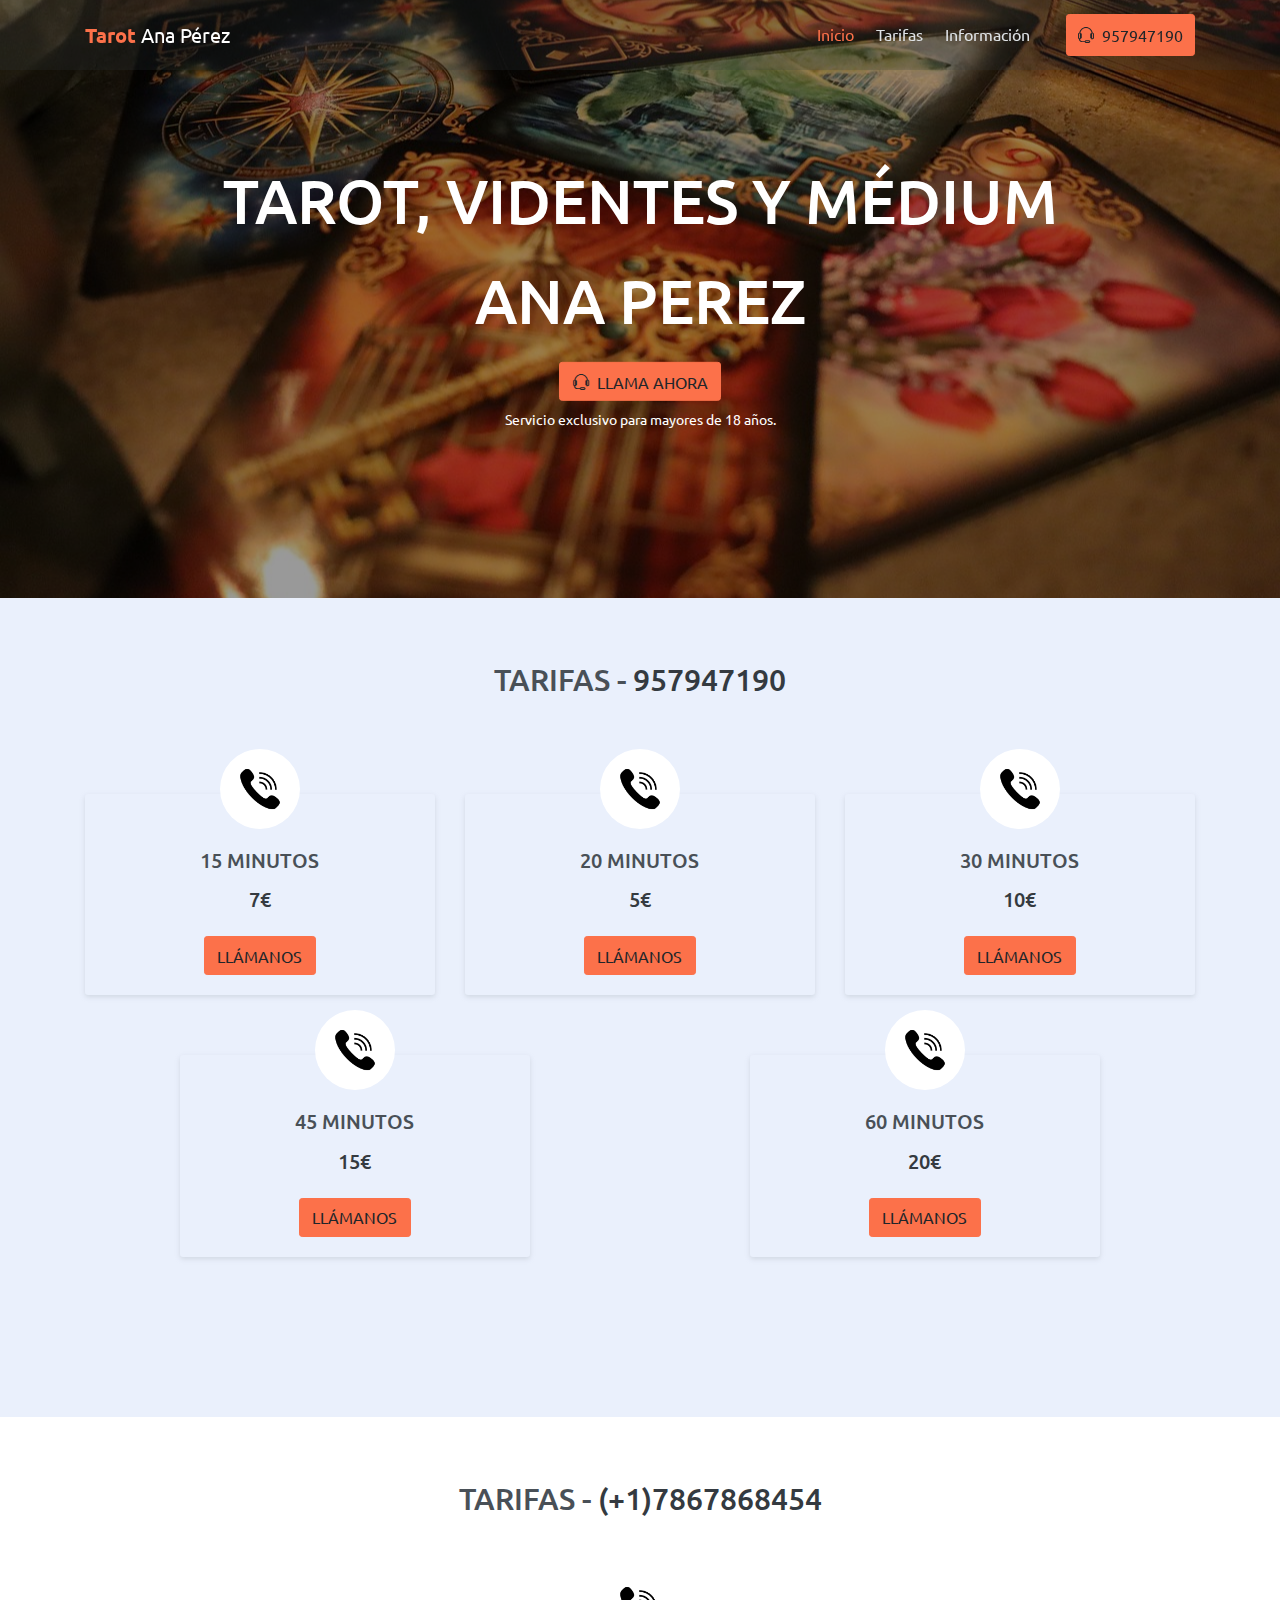
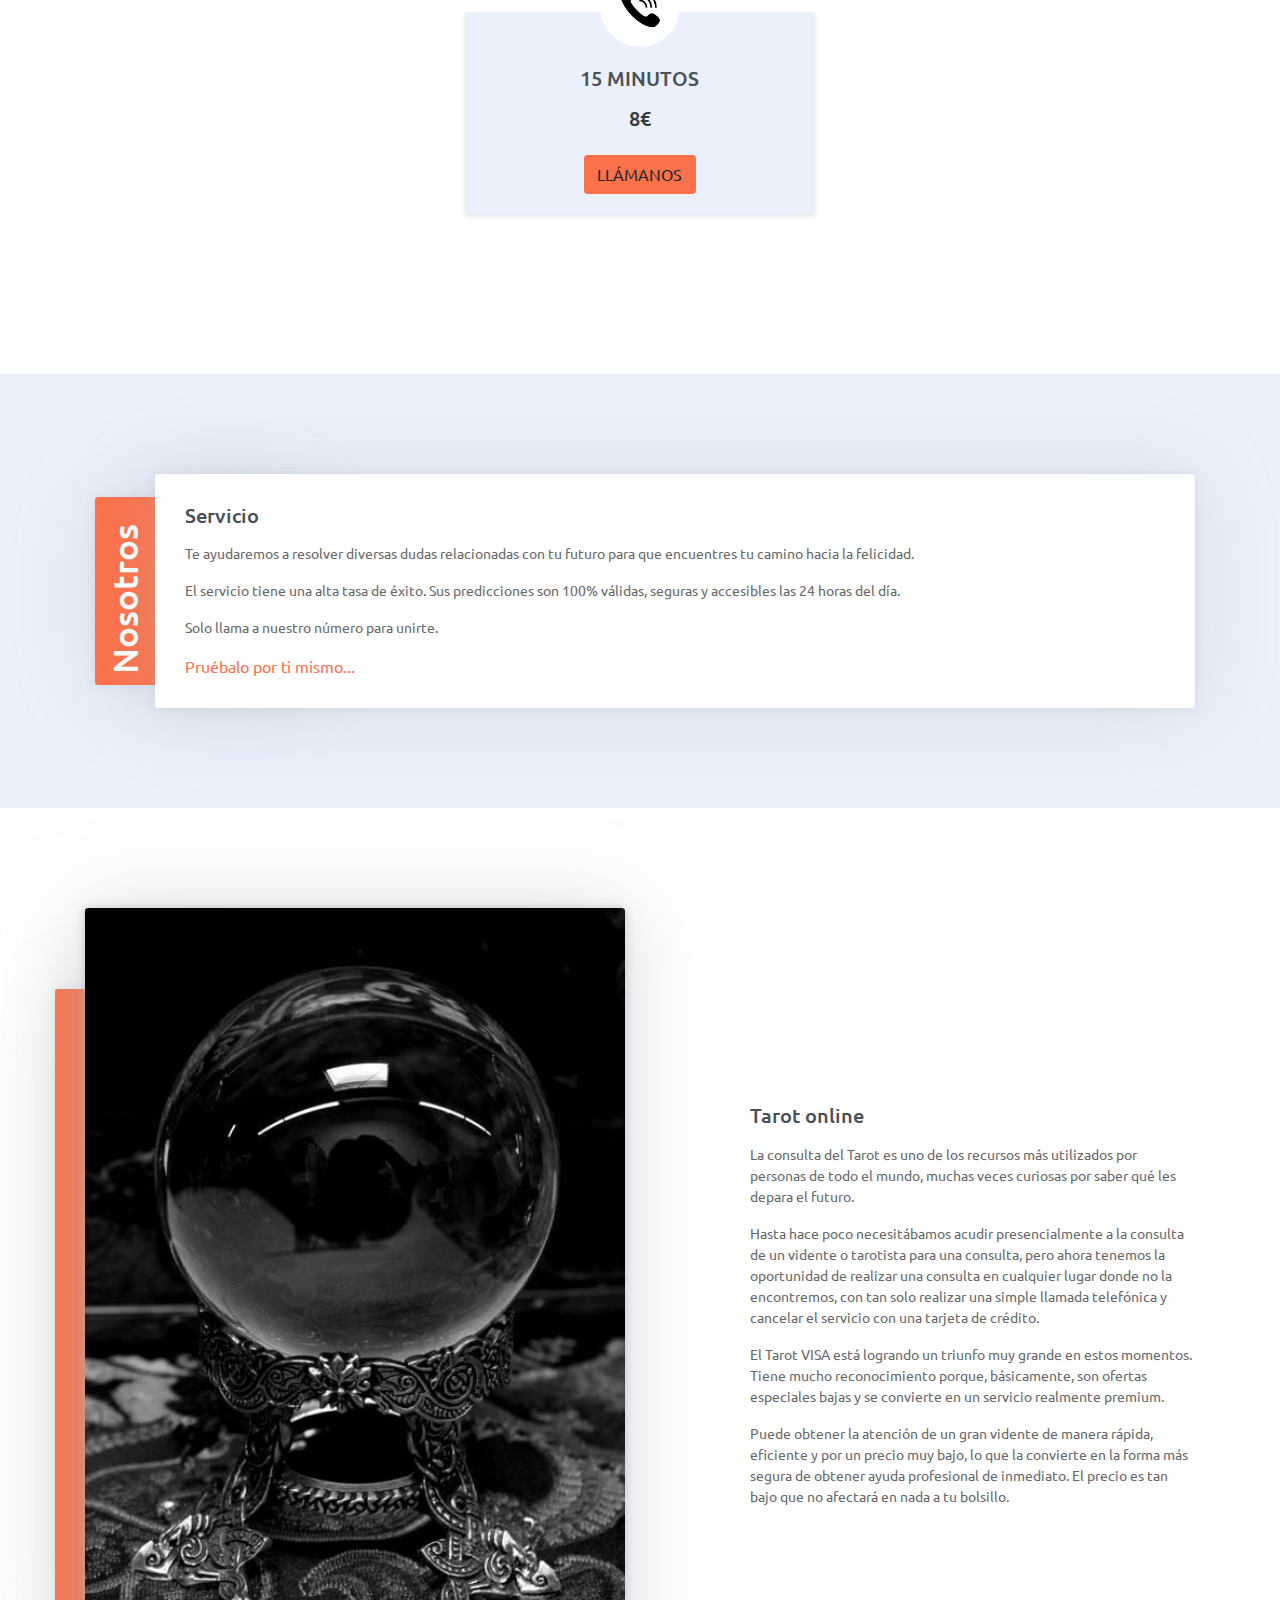
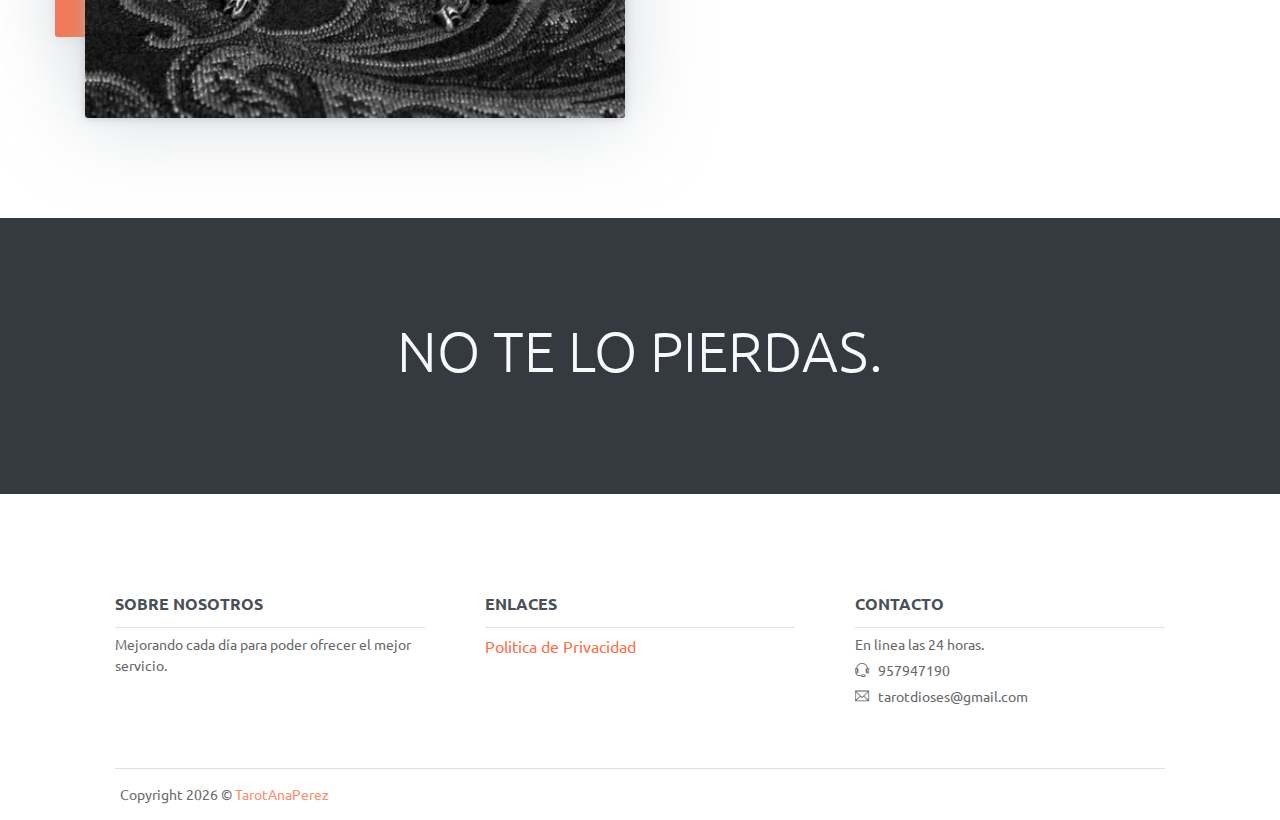
<file: tarotanaperez/index.html>
<!DOCTYPE html>
<html lang="en">
<head>
	<meta charset="utf-8">
    <meta name="viewport" content="width=device-width, initial-scale=1, shrink-to-fit=no">
    <meta name="description" content="Start your development with Creative Design landing page.">
    <meta name="author" content="Devcrud">
    <title>Tarot Videntes y Medium | Ana Pérez</title>

    <!-- font icons -->
    <link rel="stylesheet" href="assets/vendors/themify-icons/css/themify-icons.css">

    <!-- Bootstrap + Creative Design main styles -->
	<link rel="stylesheet" href="assets/css/creative-design.css">

</head>
<body data-spy="scroll" data-target=".navbar" data-offset="40" id="inicio">
    
    <!-- Page Navbar -->
    <nav id="scrollspy" class="navbar page-navbar navbar-light navbar-expand-md fixed-top" data-spy="affix" data-offset-top="20">
        <div class="container">
            <a class="navbar-brand" href="#"><strong class="text-primary">Tarot</strong> <span class="text-dark">Ana Pérez</span></a>
            <button class="navbar-toggler" type="button" data-toggle="collapse" data-target="#navbarSupportedContent" aria-controls="navbarSupportedContent" aria-expanded="false" aria-label="Toggle navigation">
                <span class="navbar-toggler-icon"></span>
            </button>

            <div class="collapse navbar-collapse" id="navbarSupportedContent">
                <ul class="navbar-nav ml-auto">
                    <li class="nav-item">
                        <a class="nav-link" href="#inicio">Inicio</a>
                    </li>
                    <li class="nav-item">
                        <a class="nav-link" href="#tarifas">Tarifas</a>
                    </li>
                    <li class="nav-item">
                        <a class="nav-link" href="#informacion">Información</a>
                    </li>
                    <li class="nav-item ml-md-4">
                        <a class="nav-link btn btn-primary" href="tel://957947190 "><i class="ti-headphone-alt pr-1"></i> 957947190 </a>
                    </li>
                </ul>
            </div>
        </div>
    </nav><!-- End of Page Navbar -->   

    <!-- Page Header -->
    <header id="inicio" class="header">
        <div class="overlay"></div>
        <div class="header-content">
            <h6>TAROT, VIDENTES Y MÉDIUM</h6>
            <h6>ANA PEREZ</h6>
            <a class="btn btn-primary" href="tel://957947190 "><i class="ti-headphone-alt pr-1"></i> LLAMA AHORA</a>
            <p class="mt-2">Servicio exclusivo para mayores de 18 años.</p>
        </div>      
    </header><!-- End of Page Header -->    

    <!-- Testmonial Section -->
    <section class="text-center pt-5" id="tarifas">
        <!-- Container -->
        <div class="container">
            <h3 class="mt-3 mb-5 pb-5">TARIFAS - <span class="text-dark">957947190 </span> </h3>
            <!-- Row -->
            <div class="row">
                <div class="col-sm-10 col-md-4 m-auto">
                    <div class="testmonial-wrapper">
                        <img src="assets/imgs/ring-phone.png" alt="Client Image">
                        <h6 class="title mb-3">15 MINUTOS</h6>
                        <h6 class="title mt-3 text-dark">7€</h6>
                        <a class="btn btn-primary mt-3" href="tel://957947190">LLÁMANOS</a>
                    </div>
                </div>
                <div class="col-sm-10 col-md-4 m-auto">
                    <div class="testmonial-wrapper">
                        <img src="assets/imgs/ring-phone.png" alt="Client Image">
                        <h6 class="title mb-3">20 MINUTOS</h6>
                        <h6 class="title mt-3 text-dark">5€</h6>
                        <a class="btn btn-primary mt-3" href="tel://957947190">LLÁMANOS</a>
                    </div>
                </div>
                <div class="col-sm-10 col-md-4 m-auto">
                    <div class="testmonial-wrapper">
                        <img src="assets/imgs/ring-phone.png" alt="Client Image">
                        <h6 class="title mb-3">30 MINUTOS</h6>
                        <h6 class="title mt-3 text-dark">10€</h6>
                        <a class="btn btn-primary mt-3" href="tel://957947190">LLÁMANOS</a>
                    </div>
                </div>
                <div class="col-sm-10 col-md-4 m-auto">
                    <div class="testmonial-wrapper">
                        <img src="assets/imgs/ring-phone.png" alt="Client Image">
                        <h6 class="title mb-3">45 MINUTOS</h6>
                        <h6 class="title mt-3 text-dark">15€</h6>
                        <a class="btn btn-primary mt-3" href="tel://957947190">LLÁMANOS</a>
                    </div>
                </div>
                <div class="col-sm-10 col-md-4 m-auto">
                    <div class="testmonial-wrapper">
                        <img src="assets/imgs/ring-phone.png" alt="Client Image">
                        <h6 class="title mb-3">60 MINUTOS</h6>
                        <h6 class="title mt-3 text-dark">20€</h6>
                        <a class="btn btn-primary mt-3" href="tel://957947190">LLÁMANOS</a>
                    </div>
                </div>
            </div><!-- end of Row -->           
        </div><!-- End of Cotanier -->  
    </section><!-- End of Testmonial Section -->

    <!-- Testmonial Section -->
    <section class="text-center pt-5" id="tarifas2">
        <!-- Container -->
        <div class="container">
            <h3 class="mt-3 mb-5 pb-5">TARIFAS - <span class="text-dark">(+1)7867868454</span> </h3>
            <!-- Row -->
            <div class="row">
                <div class="col-sm-10 col-md-4 m-auto">
                    <div class="testmonial-wrapper">
                        <img src="assets/imgs/ring-phone.png" alt="Client Image">
                        <h6 class="title mb-3">15 MINUTOS</h6>
                        <h6 class="title mt-3 text-dark">8€</h6>
                        <a class="btn btn-primary mt-3" href="tel://+17867868454">LLÁMANOS</a>
                    </div>
                </div>
            </div><!-- end of Row -->           
        </div><!-- End of Cotanier -->  
    </section><!-- End of Testmonial Section -->
    
    <!-- About Section -->
    <section id="informacion">
        <!-- Container -->
        <div class="container">
            <!-- About wrapper -->
            <div class="about-wrapper">
                <div class="after"><h1>Nosotros</h1></div>
                <div class="content">
                    <h5 class="title mb-3">Servicio</h5>
                    <!-- row -->
                    <div class="row">
                        <div class="col">
                            <p>Te ayudaremos a resolver diversas dudas relacionadas con tu futuro para que encuentres tu camino hacia la felicidad.</p>
                            <p>El servicio tiene una alta tasa de éxito. Sus predicciones son 100% válidas, seguras y accesibles las 24 horas del día.</p>
                            <p>Solo llama a nuestro número para unirte.</p>
                        </div>
                    </div><!-- End of Row -->                   
                    <a href="tel://+957947190 ">Pruébalo por ti mismo...</a>
                </div>
            </div><!-- End of About Wrapper -->         
        </div>  <!-- End of Container-->        
     </section><!--End of Section -->

    <!-- section -->
    <section>
        <!-- Container -->
        <div class="container">
            <!-- row -->
            <div class="row justify-content-between align-items-center">
                <div class="col-md-6">
                    <div class="img-wrapper">
                        <div class="after"></div>
                        <img src="assets/imgs/9df841600795abc89cbfc196c88ec70e.jpg" class="w-100" alt="About Us">
                    </div>
                </div>
                <div class="col-md-5">
                    <h6 class="title mb-3">Tarot online</h6>
                    
                    <p>
                        La consulta del Tarot es uno de los recursos más utilizados por personas de todo el mundo, muchas veces curiosas por saber qué les depara el futuro. 
                    </p>
                    <p>
                        Hasta hace poco necesitábamos acudir presencialmente a la consulta de un vidente o tarotista para una consulta, pero ahora tenemos la oportunidad de realizar una consulta en cualquier lugar donde no la encontremos, con tan solo realizar una simple llamada telefónica y cancelar el servicio con una tarjeta de crédito.
                    </p>
                    <p>
                        El Tarot VISA está logrando un triunfo muy grande en estos momentos. Tiene mucho reconocimiento porque, básicamente, son ofertas especiales bajas y se convierte en un servicio realmente premium.
                    </p>
                    <p>
                        Puede obtener la atención de un gran vidente de manera rápida, eficiente y por un precio muy bajo, lo que la convierte en la forma más segura de obtener ayuda profesional de inmediato. El precio es tan bajo que no afectará en nada a tu bolsillo.
                    </p>
                </div>
            </div>
            <!-- End of Row -->
        </div>  
        <!-- End of Container -->
    </section><!-- End of Section -->   

    <!-- Section -->
    <section class="has-bg-img text-center text-light height-auto bg-dark" style="background-image: none">
        <h1 class="display-4 text-light">NO TE LO PIERDAS.</h1>
    </section><!-- End of Section -->

    <!-- Section -->
    <section class="pb-0">
        <!-- Container -->
        <div class="container">
            <!-- Pre footer -->
            <div class="pre-footer">
                <ul class="list">
                    <li class="list-head">
                        <h6 class="font-weight-bold">SOBRE NOSOTROS</h6>
                    </li>
                    <li class="list-body">
                        <p>Mejorando cada día para poder ofrecer el mejor servicio.</p>
                        <!-- <a href="#"><strong class="text-primary">Creative</strong> <span class="text-dark">Design</span></a> -->
                    </li>
                </ul>
                <ul class="list">
                    <li class="list-head">
                        <h6 class="font-weight-bold">ENLACES</h6>
                    </li>
                    <li class="list-body">
                        <div class="row">
                            <div class="col">
                                <a href="#">Politica de Privacidad</a>
                            </div>
                        </div>
                    </li>
                </ul>
                <ul class="list">
                    <li class="list-head">
                        <h6 class="font-weight-bold">CONTACTO</h6>
                    </li>
                    <li class="list-body">
                        <p>En linea las 24 horas.</p>
                        <p><i class="ti-headphone-alt"></i>  957947190 </p>
                        <p><i class="ti-email"></i>  tarotdioses@gmail.com</p>
                    </li>
                </ul> 
            </div><!-- End of Pre footer -->            

            <!-- foooter -->
            <footer class="footer">            
                <p>Copyright <script>document.write(new Date().getFullYear())</script> &copy; <a href="/">TarotAnaPerez</a></p>
            </footer><!-- End of Footer-->  
            
        </div><!--End of Container -->      
    </section><!-- End of Section -->

    <!-- core  -->
    <script src="assets/vendors/jquery/jquery-3.4.1.js"></script>
    <script src="assets/vendors/bootstrap/bootstrap.bundle.js"></script>

    <!-- bootstrap affix -->
    <script src="assets/vendors/bootstrap/bootstrap.affix.js"></script>

    <!-- Creative Design js -->
    <script src="assets/js/creative-design.js"></script>

</body>
</html>
</file>
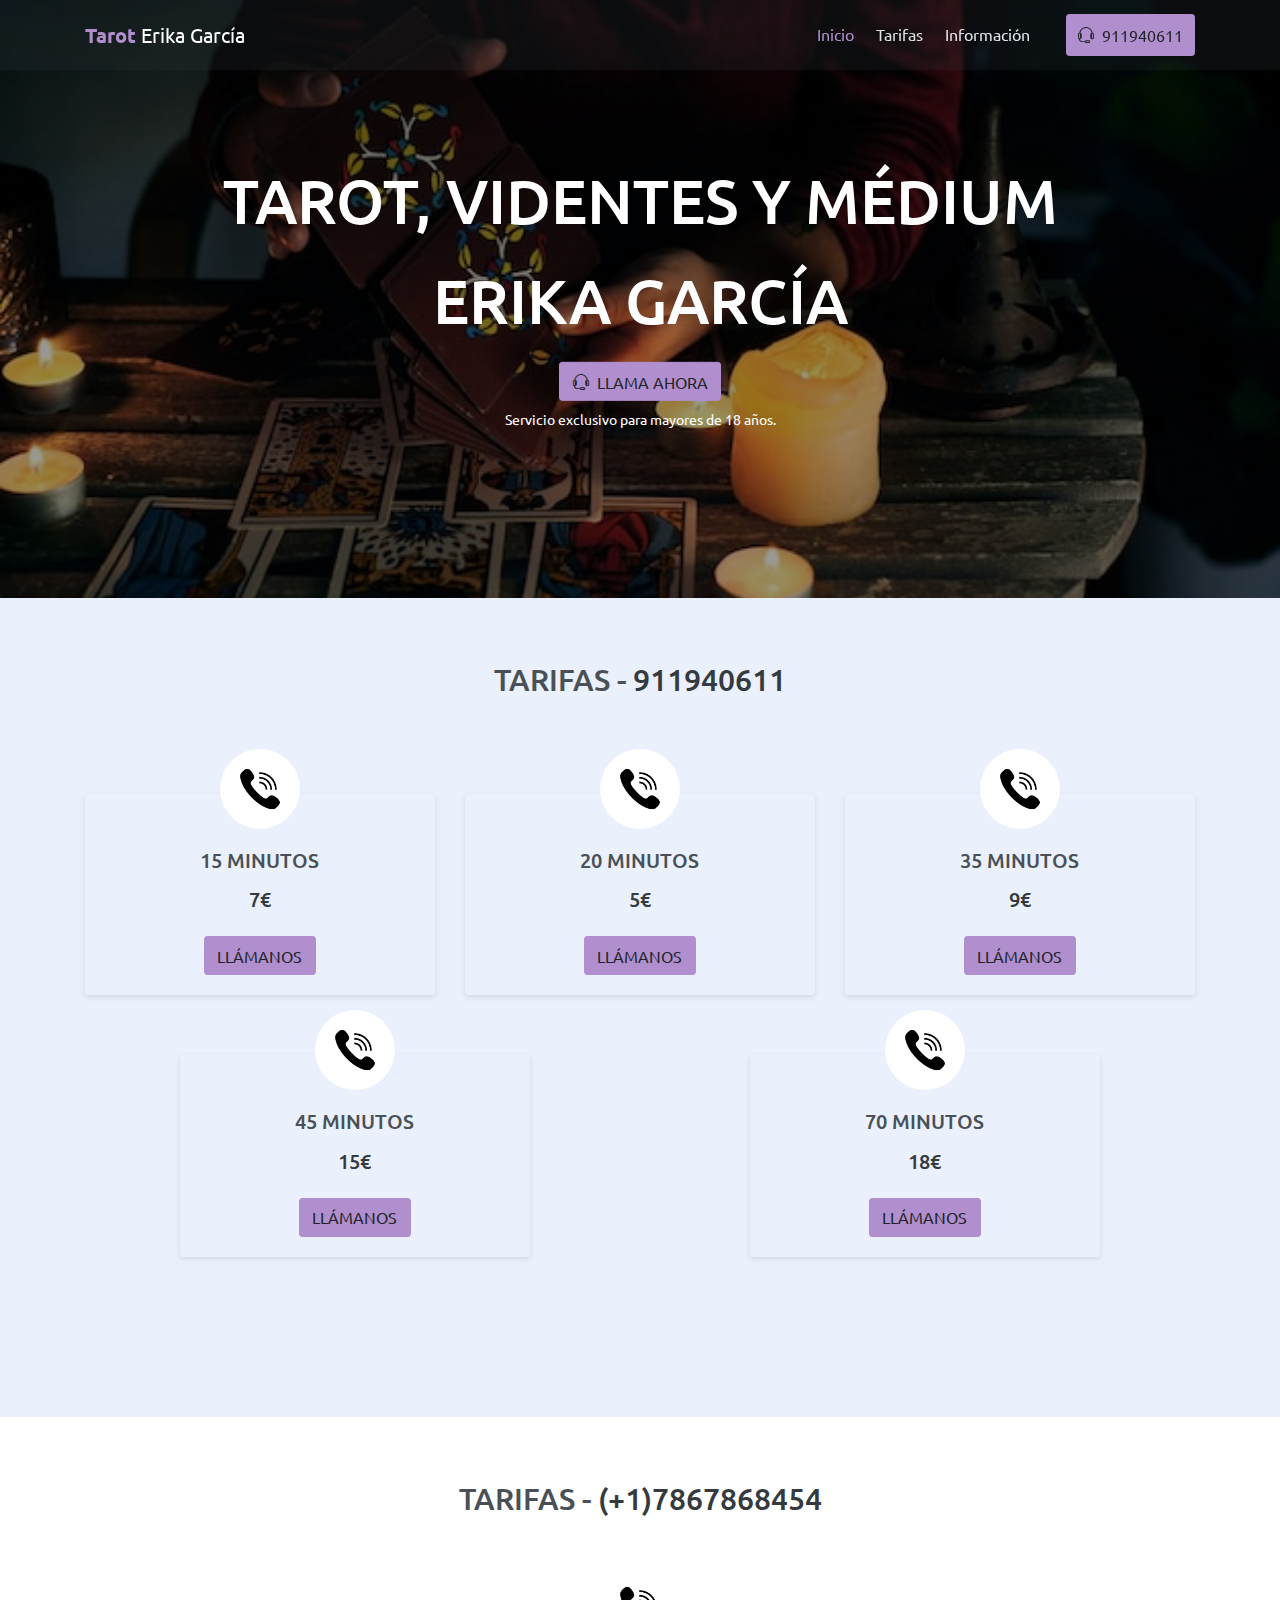
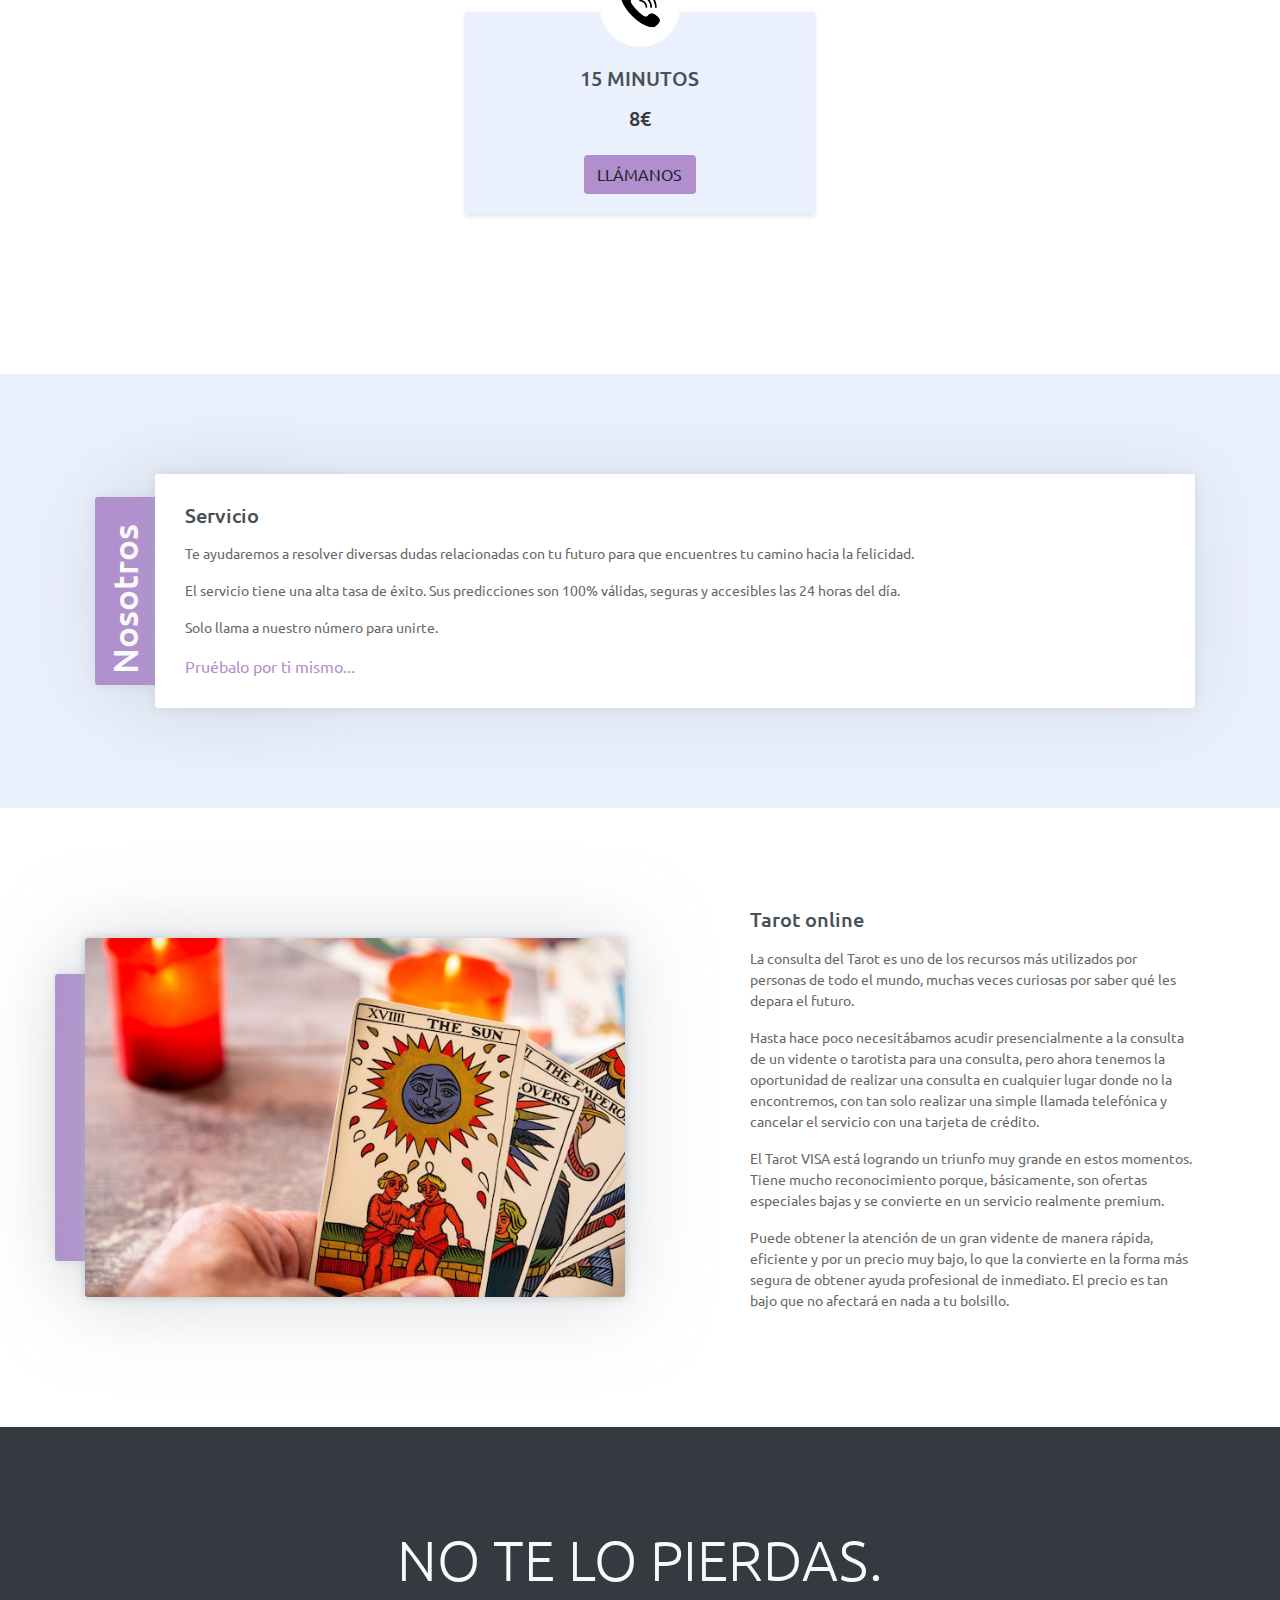
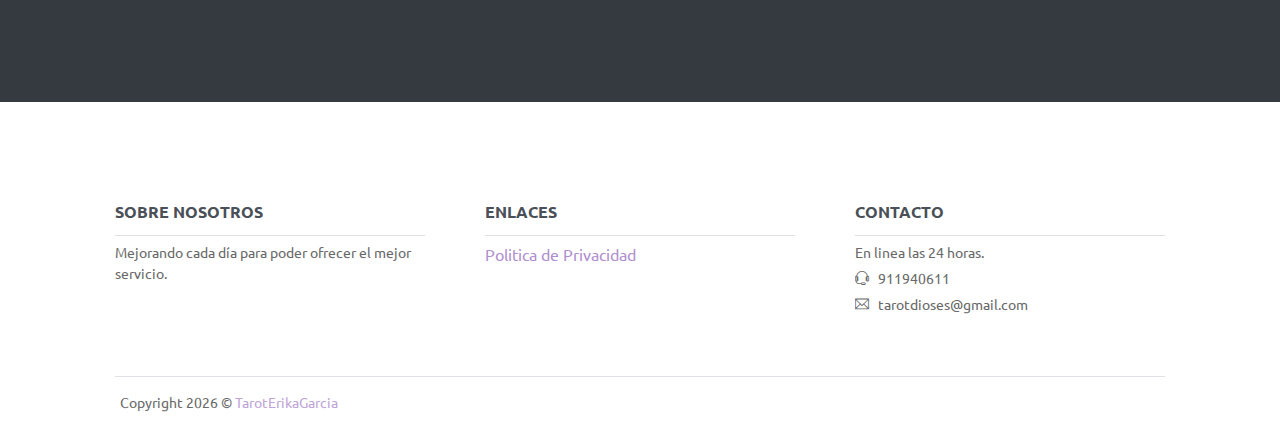
<file: taroterikagarcia/index.html>
<!DOCTYPE html>
<html lang="en">
<head>
	<meta charset="utf-8">
    <meta name="viewport" content="width=device-width, initial-scale=1, shrink-to-fit=no">
    <meta name="description" content="Start your development with Creative Design landing page.">
    <meta name="author" content="Devcrud">
    <title>Tarot Videntes y Medium | ERIKA GARCÍA</title>

    <!-- font icons -->
    <link rel="stylesheet" href="assets/vendors/themify-icons/css/themify-icons.css">

    <!-- Bootstrap + Creative Design main styles -->
	<link rel="stylesheet" href="assets/css/creative-design.css">

</head>
<body data-spy="scroll" data-target=".navbar" data-offset="40" id="inicio">
    
    <!-- Page Navbar -->
    <nav id="scrollspy" class="navbar page-navbar navbar-light navbar-expand-md fixed-top" data-spy="affix" data-offset-top="20">
        <div class="container">
            <a class="navbar-brand" href="#"><strong class="text-primary">Tarot</strong> <span class="text-dark">Erika García</span></a>
            <button class="navbar-toggler" type="button" data-toggle="collapse" data-target="#navbarSupportedContent" aria-controls="navbarSupportedContent" aria-expanded="false" aria-label="Toggle navigation">
                <span class="navbar-toggler-icon"></span>
            </button>

            <div class="collapse navbar-collapse" id="navbarSupportedContent">
                <ul class="navbar-nav ml-auto">
                    <li class="nav-item">
                        <a class="nav-link" href="#inicio">Inicio</a>
                    </li>
                    <li class="nav-item">
                        <a class="nav-link" href="#tarifas">Tarifas</a>
                    </li>
                    <li class="nav-item">
                        <a class="nav-link" href="#informacion">Información</a>
                    </li>
                    <li class="nav-item ml-md-4">
                        <a class="nav-link btn btn-primary" href="tel://911940611"><i class="ti-headphone-alt pr-1"></i> 911940611 </a>
                    </li>
                </ul>
            </div>
        </div>
    </nav><!-- End of Page Navbar -->   

    <!-- Page Header -->
    <header id="inicio" class="header">
        <div class="overlay"></div>
        <div class="header-content">
            <h6>TAROT, VIDENTES Y MÉDIUM</h6>
            <h6>ERIKA GARCÍA</h6>
            <a class="btn btn-primary" href="tel://911940611"><i class="ti-headphone-alt pr-1"></i> LLAMA AHORA</a>
            <p class="mt-2">Servicio exclusivo para mayores de 18 años.</p>
        </div>      
    </header><!-- End of Page Header -->    

    <!-- Testmonial Section -->
    <section class="text-center pt-5" id="tarifas">
        <!-- Container -->
        <div class="container">
            <h3 class="mt-3 mb-5 pb-5">TARIFAS - <span class="text-dark">911940611 </span> </h3>
            <!-- Row -->
            <div class="row">
                <div class="col-sm-10 col-md-4 m-auto">
                    <div class="testmonial-wrapper">
                        <img src="assets/imgs/ring-phone.png" alt="Client Image">
                        <h6 class="title mb-3">15 MINUTOS</h6>
                        <h6 class="title mt-3 text-dark">7€</h6>
                        <a class="btn btn-primary mt-3" href="tel://911940611">LLÁMANOS</a>
                    </div>
                </div>
                <div class="col-sm-10 col-md-4 m-auto">
                    <div class="testmonial-wrapper">
                        <img src="assets/imgs/ring-phone.png" alt="Client Image">
                        <h6 class="title mb-3">20 MINUTOS</h6>
                        <h6 class="title mt-3 text-dark">5€</h6>
                        <a class="btn btn-primary mt-3" href="tel://911940611">LLÁMANOS</a>
                    </div>
                </div>
                <div class="col-sm-10 col-md-4 m-auto">
                    <div class="testmonial-wrapper">
                        <img src="assets/imgs/ring-phone.png" alt="Client Image">
                        <h6 class="title mb-3">35 MINUTOS</h6>
                        <h6 class="title mt-3 text-dark">9€</h6>
                        <a class="btn btn-primary mt-3" href="tel://911940611">LLÁMANOS</a>
                    </div>
                </div>
                <div class="col-sm-10 col-md-4 m-auto">
                    <div class="testmonial-wrapper">
                        <img src="assets/imgs/ring-phone.png" alt="Client Image">
                        <h6 class="title mb-3">45 MINUTOS</h6>
                        <h6 class="title mt-3 text-dark">15€</h6>
                        <a class="btn btn-primary mt-3" href="tel://911940611">LLÁMANOS</a>
                    </div>
                </div>
                <div class="col-sm-10 col-md-4 m-auto">
                    <div class="testmonial-wrapper">
                        <img src="assets/imgs/ring-phone.png" alt="Client Image">
                        <h6 class="title mb-3">70 MINUTOS</h6>
                        <h6 class="title mt-3 text-dark">18€</h6>
                        <a class="btn btn-primary mt-3" href="tel://911940611">LLÁMANOS</a>
                    </div>
                </div>
            </div><!-- end of Row -->           
        </div><!-- End of Cotanier -->  
    </section><!-- End of Testmonial Section -->

    <!-- Testmonial Section -->
    <section class="text-center pt-5" id="tarifas2">
        <!-- Container -->
        <div class="container">
            <h3 class="mt-3 mb-5 pb-5">TARIFAS - <span class="text-dark">(+1)7867868454</span> </h3>
            <!-- Row -->
            <div class="row">
                <div class="col-sm-10 col-md-4 m-auto">
                    <div class="testmonial-wrapper">
                        <img src="assets/imgs/ring-phone.png" alt="Client Image">
                        <h6 class="title mb-3">15 MINUTOS</h6>
                        <h6 class="title mt-3 text-dark">8€</h6>
                        <a class="btn btn-primary mt-3" href="tel://+17867868454">LLÁMANOS</a>
                    </div>
                </div>
            </div><!-- end of Row -->           
        </div><!-- End of Cotanier -->  
    </section><!-- End of Testmonial Section -->
    
    <!-- About Section -->
    <section id="informacion">
        <!-- Container -->
        <div class="container">
            <!-- About wrapper -->
            <div class="about-wrapper">
                <div class="after"><h1>Nosotros</h1></div>
                <div class="content">
                    <h5 class="title mb-3">Servicio</h5>
                    <!-- row -->
                    <div class="row">
                        <div class="col">
                            <p>Te ayudaremos a resolver diversas dudas relacionadas con tu futuro para que encuentres tu camino hacia la felicidad.</p>
                            <p>El servicio tiene una alta tasa de éxito. Sus predicciones son 100% válidas, seguras y accesibles las 24 horas del día.</p>
                            <p>Solo llama a nuestro número para unirte.</p>
                        </div>
                    </div><!-- End of Row -->                   
                    <a href="tel://+911940611 ">Pruébalo por ti mismo...</a>
                </div>
            </div><!-- End of About Wrapper -->         
        </div>  <!-- End of Container-->        
     </section><!--End of Section -->

    <!-- section -->
    <section>
        <!-- Container -->
        <div class="container">
            <!-- row -->
            <div class="row justify-content-between align-items-center">
                <div class="col-md-6">
                    <div class="img-wrapper">
                        <div class="after"></div>
                        <img src="assets/imgs/adivino-leyendo-futuro-cartas-tarot-mesa-rustica_123827-19493.jpg" class="w-100" alt="About Us">
                    </div>
                </div>
                <div class="col-md-5">
                    <h6 class="title mb-3">Tarot online</h6>
                    
                    <p>
                        La consulta del Tarot es uno de los recursos más utilizados por personas de todo el mundo, muchas veces curiosas por saber qué les depara el futuro. 
                    </p>
                    <p>
                        Hasta hace poco necesitábamos acudir presencialmente a la consulta de un vidente o tarotista para una consulta, pero ahora tenemos la oportunidad de realizar una consulta en cualquier lugar donde no la encontremos, con tan solo realizar una simple llamada telefónica y cancelar el servicio con una tarjeta de crédito.
                    </p>
                    <p>
                        El Tarot VISA está logrando un triunfo muy grande en estos momentos. Tiene mucho reconocimiento porque, básicamente, son ofertas especiales bajas y se convierte en un servicio realmente premium.
                    </p>
                    <p>
                        Puede obtener la atención de un gran vidente de manera rápida, eficiente y por un precio muy bajo, lo que la convierte en la forma más segura de obtener ayuda profesional de inmediato. El precio es tan bajo que no afectará en nada a tu bolsillo.
                    </p>
                </div>
            </div>
            <!-- End of Row -->
        </div>  
        <!-- End of Container -->
    </section><!-- End of Section -->   

    <!-- Section -->
    <section class="has-bg-img text-center text-light height-auto bg-dark" style="background-image: none">
        <h1 class="display-4 text-light">NO TE LO PIERDAS.</h1>
    </section><!-- End of Section -->

    <!-- Section -->
    <section class="pb-0">
        <!-- Container -->
        <div class="container">
            <!-- Pre footer -->
            <div class="pre-footer">
                <ul class="list">
                    <li class="list-head">
                        <h6 class="font-weight-bold">SOBRE NOSOTROS</h6>
                    </li>
                    <li class="list-body">
                        <p>Mejorando cada día para poder ofrecer el mejor servicio.</p>
                        <!-- <a href="#"><strong class="text-primary">Creative</strong> <span class="text-dark">Design</span></a> -->
                    </li>
                </ul>
                <ul class="list">
                    <li class="list-head">
                        <h6 class="font-weight-bold">ENLACES</h6>
                    </li>
                    <li class="list-body">
                        <div class="row">
                            <div class="col">
                                <a href="#">Politica de Privacidad</a>
                            </div>
                        </div>
                    </li>
                </ul>
                <ul class="list">
                    <li class="list-head">
                        <h6 class="font-weight-bold">CONTACTO</h6>
                    </li>
                    <li class="list-body">
                        <p>En linea las 24 horas.</p>
                        <p><i class="ti-headphone-alt"></i>  911940611 </p>
                        <p><i class="ti-email"></i>  tarotdioses@gmail.com</p>
                    </li>
                </ul> 
            </div><!-- End of Pre footer -->            

            <!-- foooter -->
            <footer class="footer">            
                <p>Copyright <script>document.write(new Date().getFullYear())</script> &copy; <a href="/">TarotErikaGarcia</a></p>
            </footer><!-- End of Footer-->  
            
        </div><!--End of Container -->      
    </section><!-- End of Section -->

    <!-- core  -->
    <script src="assets/vendors/jquery/jquery-3.4.1.js"></script>
    <script src="assets/vendors/bootstrap/bootstrap.bundle.js"></script>

    <!-- bootstrap affix -->
    <script src="assets/vendors/bootstrap/bootstrap.affix.js"></script>

    <!-- Creative Design js -->
    <script src="assets/js/creative-design.js"></script>

</body>
</html>
</file>
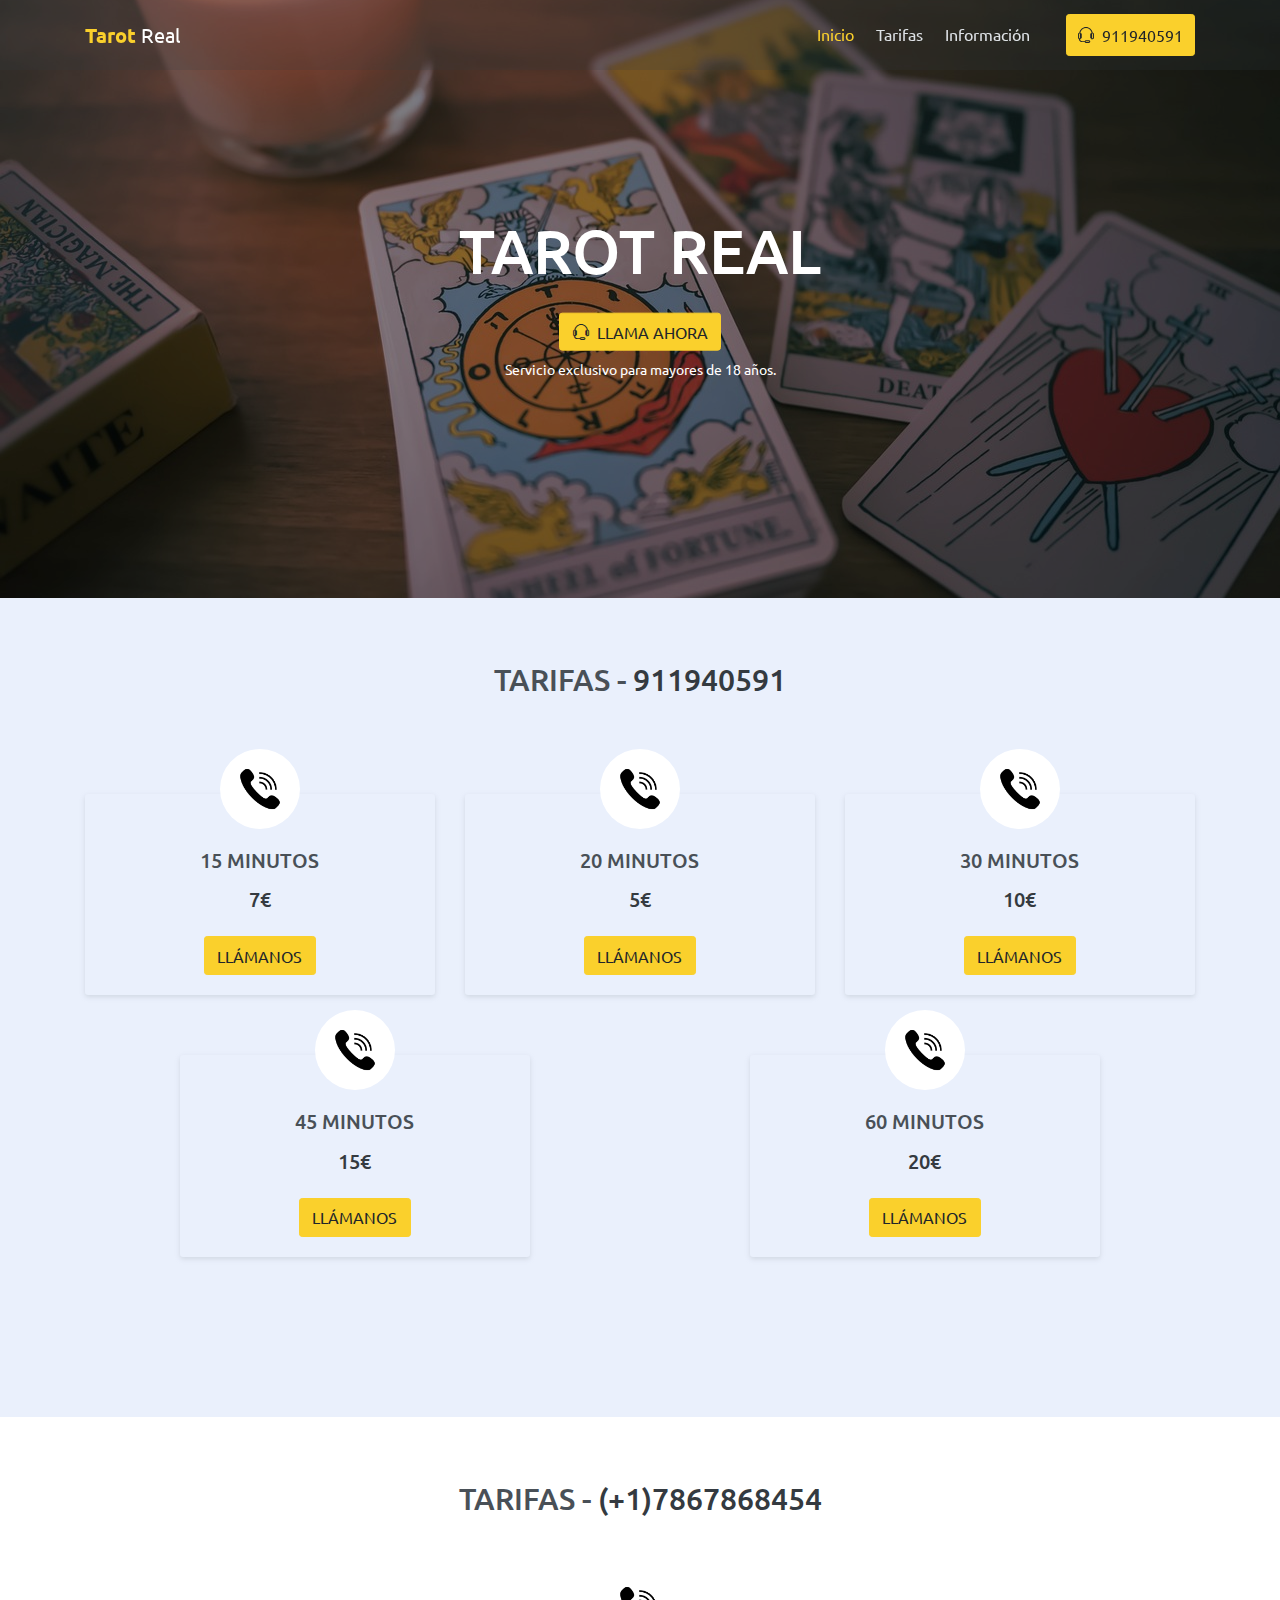
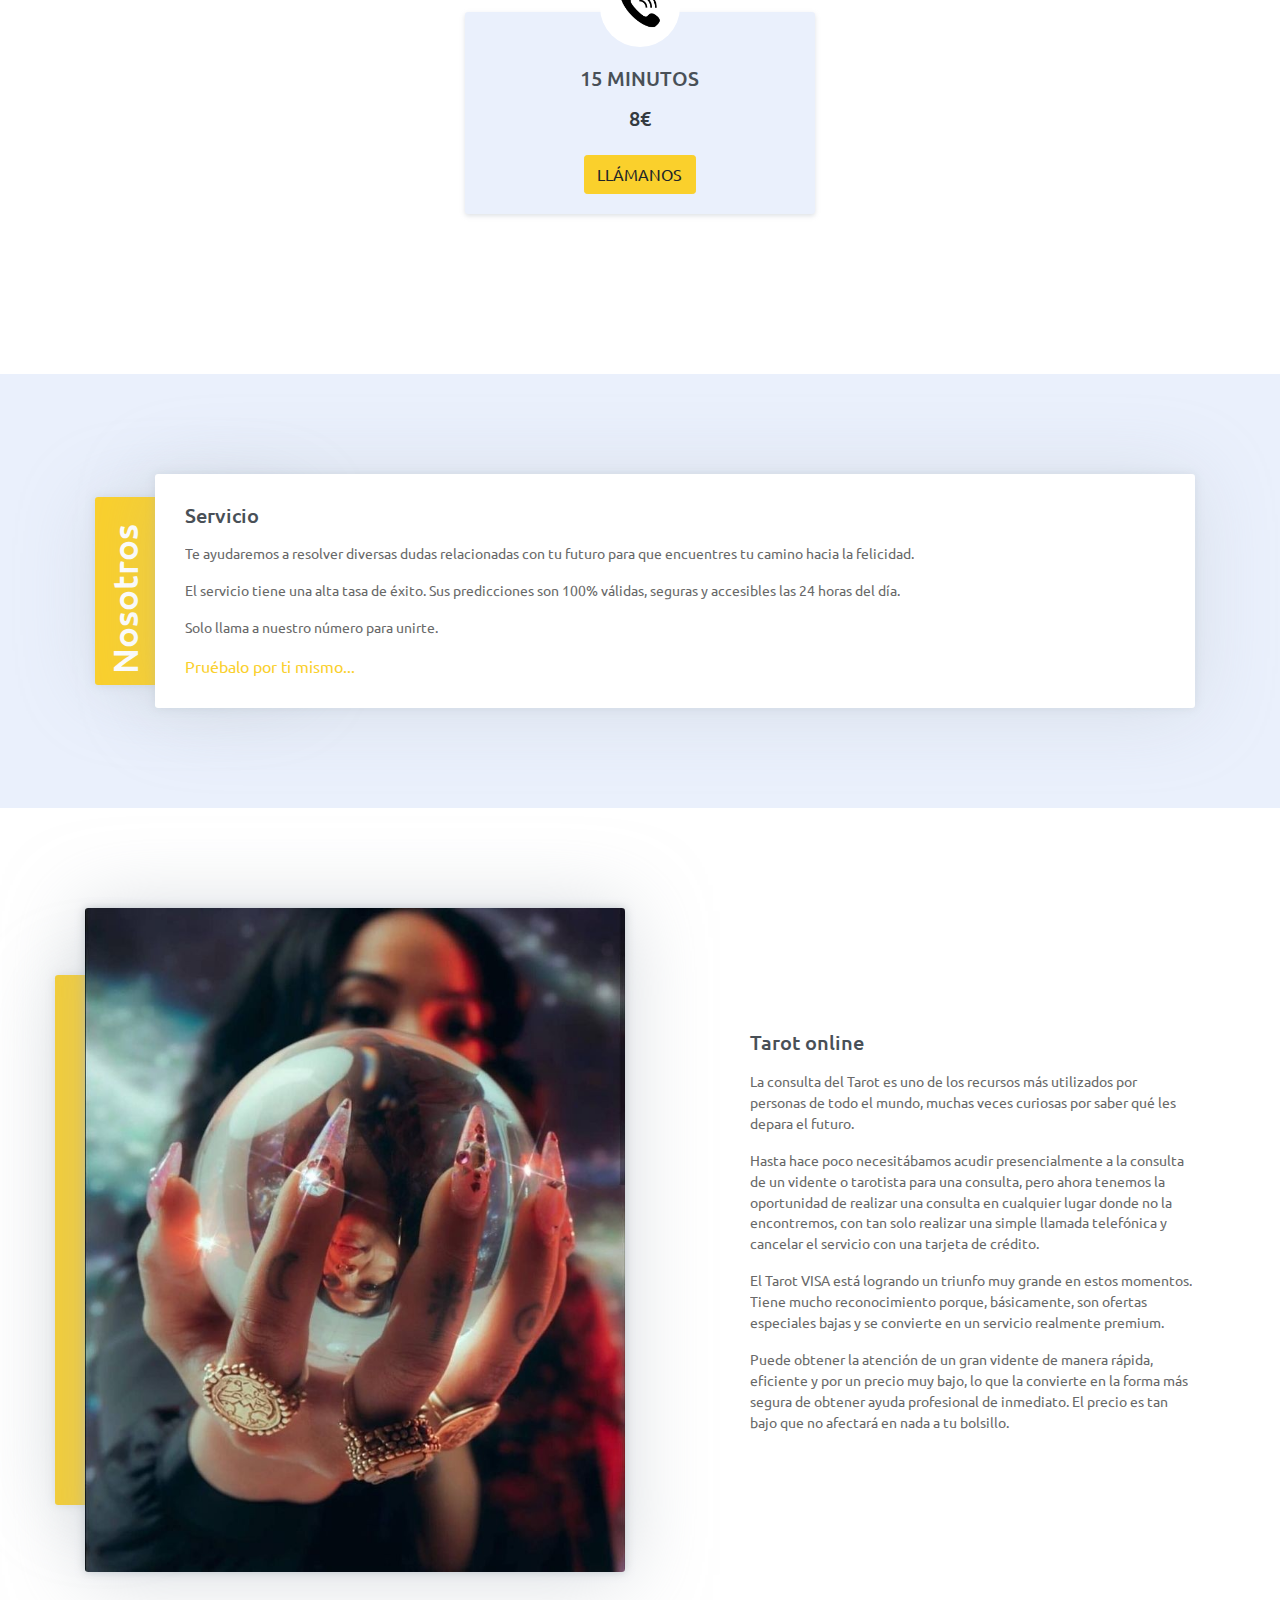
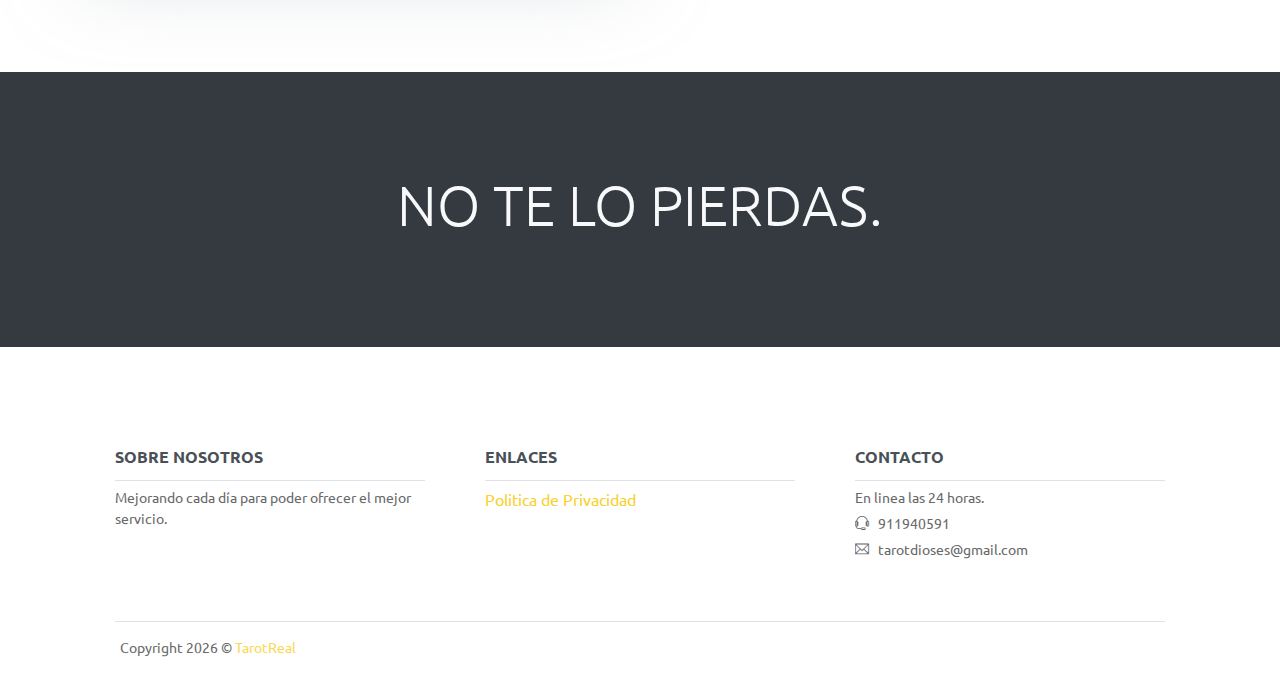
<file: tarotreal/index.html>
<!DOCTYPE html>
<html lang="en">
<head>
	<meta charset="utf-8">
    <meta name="viewport" content="width=device-width, initial-scale=1, shrink-to-fit=no">
    <meta name="description" content="Start your development with Creative Design landing page.">
    <meta name="author" content="Devcrud">
    <title>Tarot Real</title>

    <!-- font icons -->
    <link rel="stylesheet" href="assets/vendors/themify-icons/css/themify-icons.css">

    <!-- Bootstrap + Creative Design main styles -->
	<link rel="stylesheet" href="assets/css/creative-design.css">

</head>
<body data-spy="scroll" data-target=".navbar" data-offset="40" id="inicio">
    
    <!-- Page Navbar -->
    <nav id="scrollspy" class="navbar page-navbar navbar-light navbar-expand-md fixed-top" data-spy="affix" data-offset-top="20">
        <div class="container">
            <a class="navbar-brand" href="#"><strong class="text-primary">Tarot</strong> <span class="text-dark">Real</span></a>
            <button class="navbar-toggler" type="button" data-toggle="collapse" data-target="#navbarSupportedContent" aria-controls="navbarSupportedContent" aria-expanded="false" aria-label="Toggle navigation">
                <span class="navbar-toggler-icon"></span>
            </button>

            <div class="collapse navbar-collapse" id="navbarSupportedContent">
                <ul class="navbar-nav ml-auto">
                    <li class="nav-item">
                        <a class="nav-link" href="#inicio">Inicio</a>
                    </li>
                    <li class="nav-item">
                        <a class="nav-link" href="#tarifas">Tarifas</a>
                    </li>
                    <li class="nav-item">
                        <a class="nav-link" href="#informacion">Información</a>
                    </li>
                    <li class="nav-item ml-md-4">
                        <a class="nav-link btn btn-primary" href="tel://911940591"><i class="ti-headphone-alt pr-1"></i> 911940591</a>
                    </li>
                </ul>
            </div>
        </div>
    </nav><!-- End of Page Navbar -->   

    <!-- Page Header -->
    <header id="inicio" class="header">
        <div class="overlay"></div>
        <div class="header-content">
            <h6>TAROT REAL</h6>
            <a class="btn btn-primary" href="tel://911940591"><i class="ti-headphone-alt pr-1"></i> LLAMA AHORA</a>
            <p class="mt-2">Servicio exclusivo para mayores de 18 años.</p>
        </div>      
    </header><!-- End of Page Header -->    

    <!-- Testmonial Section -->
    <section class="text-center pt-5" id="tarifas">
        <!-- Container -->
        <div class="container">
            <h3 class="mt-3 mb-5 pb-5">TARIFAS - <span class="text-dark">911940591</span> </h3>
            <!-- Row -->
            <div class="row">
                <div class="col-sm-10 col-md-4 m-auto">
                    <div class="testmonial-wrapper">
                        <img src="assets/imgs/ring-phone.png" alt="Client Image">
                        <h6 class="title mb-3">15 MINUTOS</h6>
                        <h6 class="title mt-3 text-dark">7€</h6>
                        <a class="btn btn-primary mt-3" href="tel://911940591">LLÁMANOS</a>
                    </div>
                </div>
                <div class="col-sm-10 col-md-4 m-auto">
                    <div class="testmonial-wrapper">
                        <img src="assets/imgs/ring-phone.png" alt="Client Image">
                        <h6 class="title mb-3">20 MINUTOS</h6>
                        <h6 class="title mt-3 text-dark">5€</h6>
                        <a class="btn btn-primary mt-3" href="tel://911940591">LLÁMANOS</a>
                    </div>
                </div>
                <div class="col-sm-10 col-md-4 m-auto">
                    <div class="testmonial-wrapper">
                        <img src="assets/imgs/ring-phone.png" alt="Client Image">
                        <h6 class="title mb-3">30 MINUTOS</h6>
                        <h6 class="title mt-3 text-dark">10€</h6>
                        <a class="btn btn-primary mt-3" href="tel://911940591">LLÁMANOS</a>
                    </div>
                </div>
                <div class="col-sm-10 col-md-4 m-auto">
                    <div class="testmonial-wrapper">
                        <img src="assets/imgs/ring-phone.png" alt="Client Image">
                        <h6 class="title mb-3">45 MINUTOS</h6>
                        <h6 class="title mt-3 text-dark">15€</h6>
                        <a class="btn btn-primary mt-3" href="tel://911940591">LLÁMANOS</a>
                    </div>
                </div>
                <div class="col-sm-10 col-md-4 m-auto">
                    <div class="testmonial-wrapper">
                        <img src="assets/imgs/ring-phone.png" alt="Client Image">
                        <h6 class="title mb-3">60 MINUTOS</h6>
                        <h6 class="title mt-3 text-dark">20€</h6>
                        <a class="btn btn-primary mt-3" href="tel://911940591">LLÁMANOS</a>
                    </div>
                </div>
            </div><!-- end of Row -->           
        </div><!-- End of Cotanier -->  
    </section><!-- End of Testmonial Section -->

    <!-- Testmonial Section -->
    <section class="text-center pt-5" id="tarifas2">
        <!-- Container -->
        <div class="container">
            <h3 class="mt-3 mb-5 pb-5">TARIFAS - <span class="text-dark">(+1)7867868454</span> </h3>
            <!-- Row -->
            <div class="row">
                <div class="col-sm-10 col-md-4 m-auto">
                    <div class="testmonial-wrapper">
                        <img src="assets/imgs/ring-phone.png" alt="Client Image">
                        <h6 class="title mb-3">15 MINUTOS</h6>
                        <h6 class="title mt-3 text-dark">8€</h6>
                        <a class="btn btn-primary mt-3" href="tel://+17867868454">LLÁMANOS</a>
                    </div>
                </div>
            </div><!-- end of Row -->           
        </div><!-- End of Cotanier -->  
    </section><!-- End of Testmonial Section -->
    
    <!-- About Section -->
    <section id="informacion">
        <!-- Container -->
        <div class="container">
            <!-- About wrapper -->
            <div class="about-wrapper">
                <div class="after"><h1>Nosotros</h1></div>
                <div class="content">
                    <h5 class="title mb-3">Servicio</h5>
                    <!-- row -->
                    <div class="row">
                        <div class="col">
                            <p>Te ayudaremos a resolver diversas dudas relacionadas con tu futuro para que encuentres tu camino hacia la felicidad.</p>
                            <p>El servicio tiene una alta tasa de éxito. Sus predicciones son 100% válidas, seguras y accesibles las 24 horas del día.</p>
                            <p>Solo llama a nuestro número para unirte.</p>
                        </div>
                    </div><!-- End of Row -->                   
                    <a href="tel://+911940591">Pruébalo por ti mismo...</a>
                </div>
            </div><!-- End of About Wrapper -->         
        </div>  <!-- End of Container-->        
     </section><!--End of Section -->

    <!-- section -->
    <section>
        <!-- Container -->
        <div class="container">
            <!-- row -->
            <div class="row justify-content-between align-items-center">
                <div class="col-md-6">
                    <div class="img-wrapper">
                        <div class="after"></div>
                        <img src="assets/imgs/9c5e346aac687289c4f8c82168743802.jpg" class="w-100" alt="About Us">
                    </div>
                </div>
                <div class="col-md-5">
                    <h6 class="title mb-3">Tarot online</h6>
                    
                    <p>
                        La consulta del Tarot es uno de los recursos más utilizados por personas de todo el mundo, muchas veces curiosas por saber qué les depara el futuro. 
                    </p>
                    <p>
                        Hasta hace poco necesitábamos acudir presencialmente a la consulta de un vidente o tarotista para una consulta, pero ahora tenemos la oportunidad de realizar una consulta en cualquier lugar donde no la encontremos, con tan solo realizar una simple llamada telefónica y cancelar el servicio con una tarjeta de crédito.
                    </p>
                    <p>
                        El Tarot VISA está logrando un triunfo muy grande en estos momentos. Tiene mucho reconocimiento porque, básicamente, son ofertas especiales bajas y se convierte en un servicio realmente premium.
                    </p>
                    <p>
                        Puede obtener la atención de un gran vidente de manera rápida, eficiente y por un precio muy bajo, lo que la convierte en la forma más segura de obtener ayuda profesional de inmediato. El precio es tan bajo que no afectará en nada a tu bolsillo.
                    </p>
                </div>
            </div>
            <!-- End of Row -->
        </div>  
        <!-- End of Container -->
    </section><!-- End of Section -->   

    <!-- Section -->
    <section class="has-bg-img text-center text-light height-auto bg-dark" style="background-image: none">
        <h1 class="display-4 text-light">NO TE LO PIERDAS.</h1>
    </section><!-- End of Section -->

    <!-- Section -->
    <section class="pb-0">
        <!-- Container -->
        <div class="container">
            <!-- Pre footer -->
            <div class="pre-footer">
                <ul class="list">
                    <li class="list-head">
                        <h6 class="font-weight-bold">SOBRE NOSOTROS</h6>
                    </li>
                    <li class="list-body">
                        <p>Mejorando cada día para poder ofrecer el mejor servicio.</p>
                        <!-- <a href="#"><strong class="text-primary">Creative</strong> <span class="text-dark">Design</span></a> -->
                    </li>
                </ul>
                <ul class="list">
                    <li class="list-head">
                        <h6 class="font-weight-bold">ENLACES</h6>
                    </li>
                    <li class="list-body">
                        <div class="row">
                            <div class="col">
                                <a href="#">Politica de Privacidad</a>
                            </div>
                        </div>
                    </li>
                </ul>
                <ul class="list">
                    <li class="list-head">
                        <h6 class="font-weight-bold">CONTACTO</h6>
                    </li>
                    <li class="list-body">
                        <p>En linea las 24 horas.</p>
                        <p><i class="ti-headphone-alt"></i>  911940591</p>
                        <p><i class="ti-email"></i>  tarotdioses@gmail.com</p>
                    </li>
                </ul> 
            </div><!-- End of Pre footer -->            

            <!-- foooter -->
            <footer class="footer">            
                <p>Copyright <script>document.write(new Date().getFullYear())</script> &copy; <a href="/">TarotReal</a></p>
            </footer><!-- End of Footer-->  
            
        </div><!--End of Container -->      
    </section><!-- End of Section -->

    <!-- core  -->
    <script src="assets/vendors/jquery/jquery-3.4.1.js"></script>
    <script src="assets/vendors/bootstrap/bootstrap.bundle.js"></script>

    <!-- bootstrap affix -->
    <script src="assets/vendors/bootstrap/bootstrap.affix.js"></script>

    <!-- Creative Design js -->
    <script src="assets/js/creative-design.js"></script>

</body>
</html>
</file>
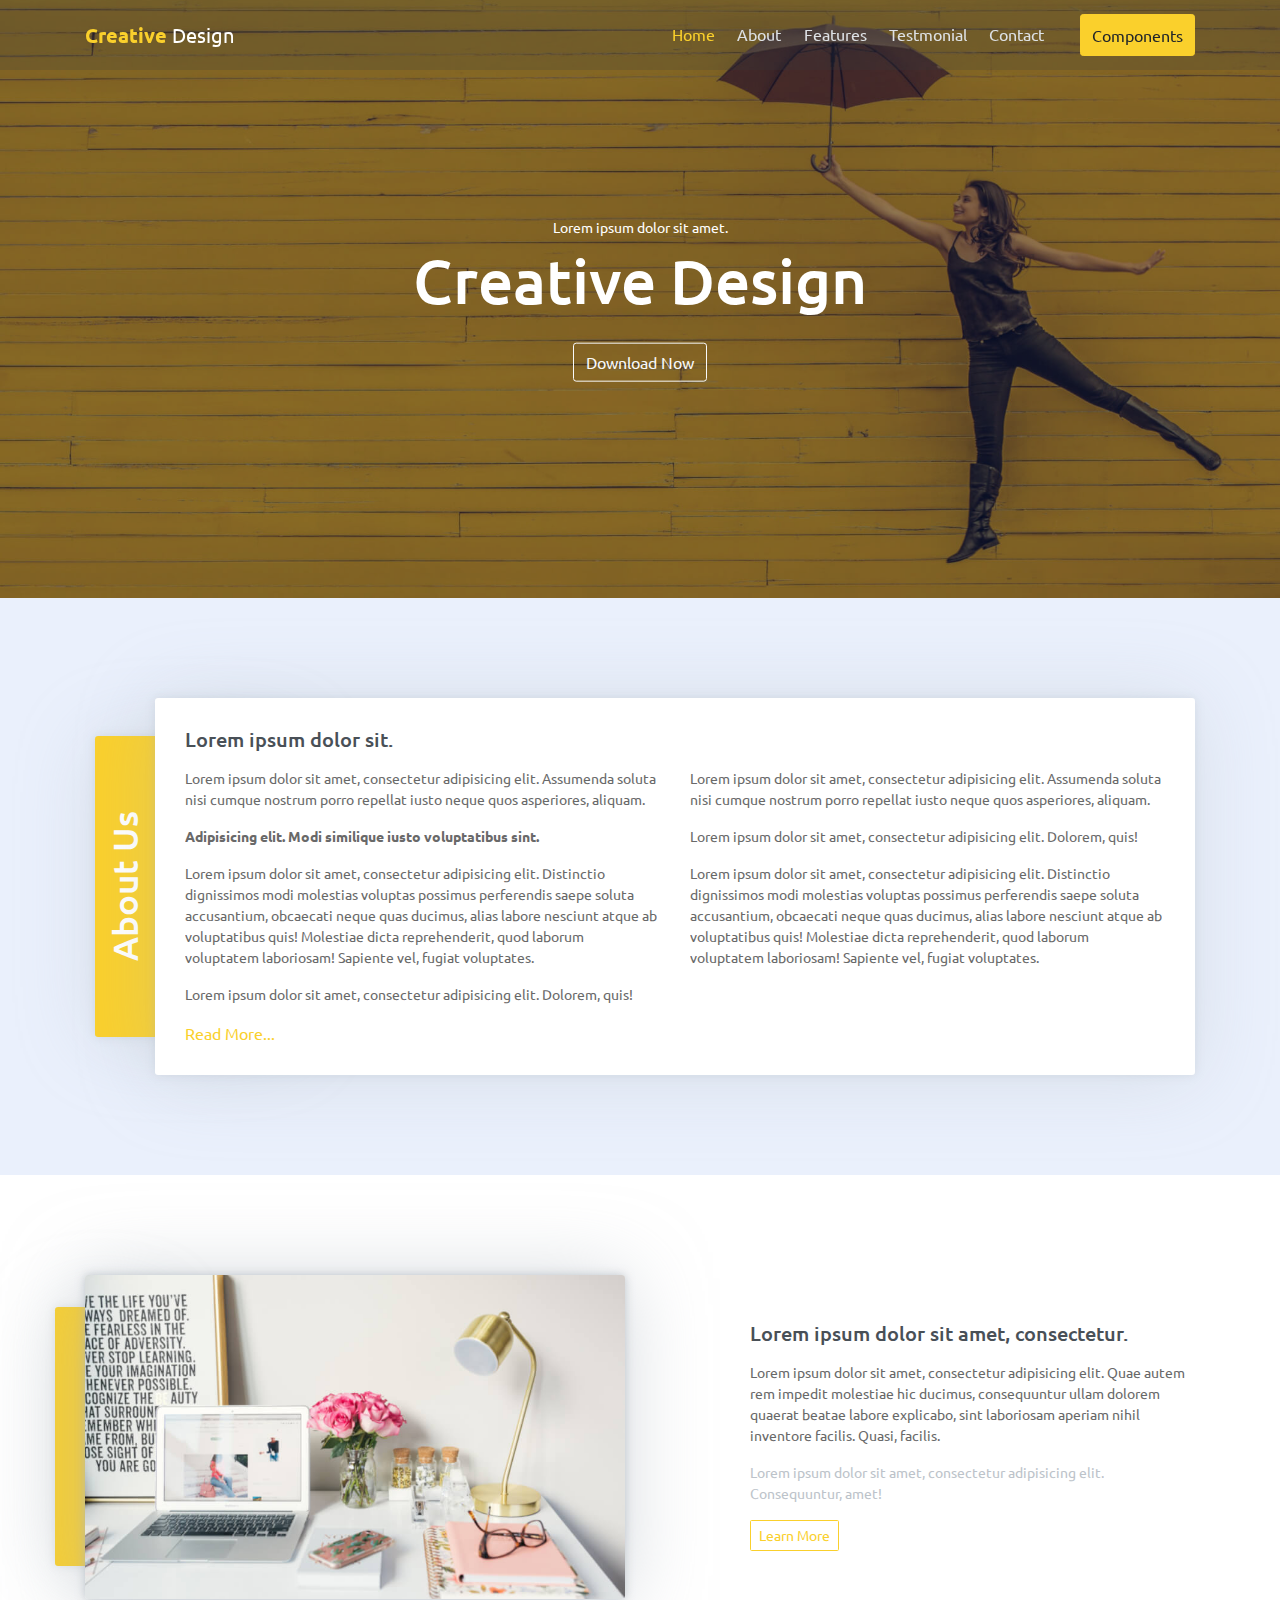
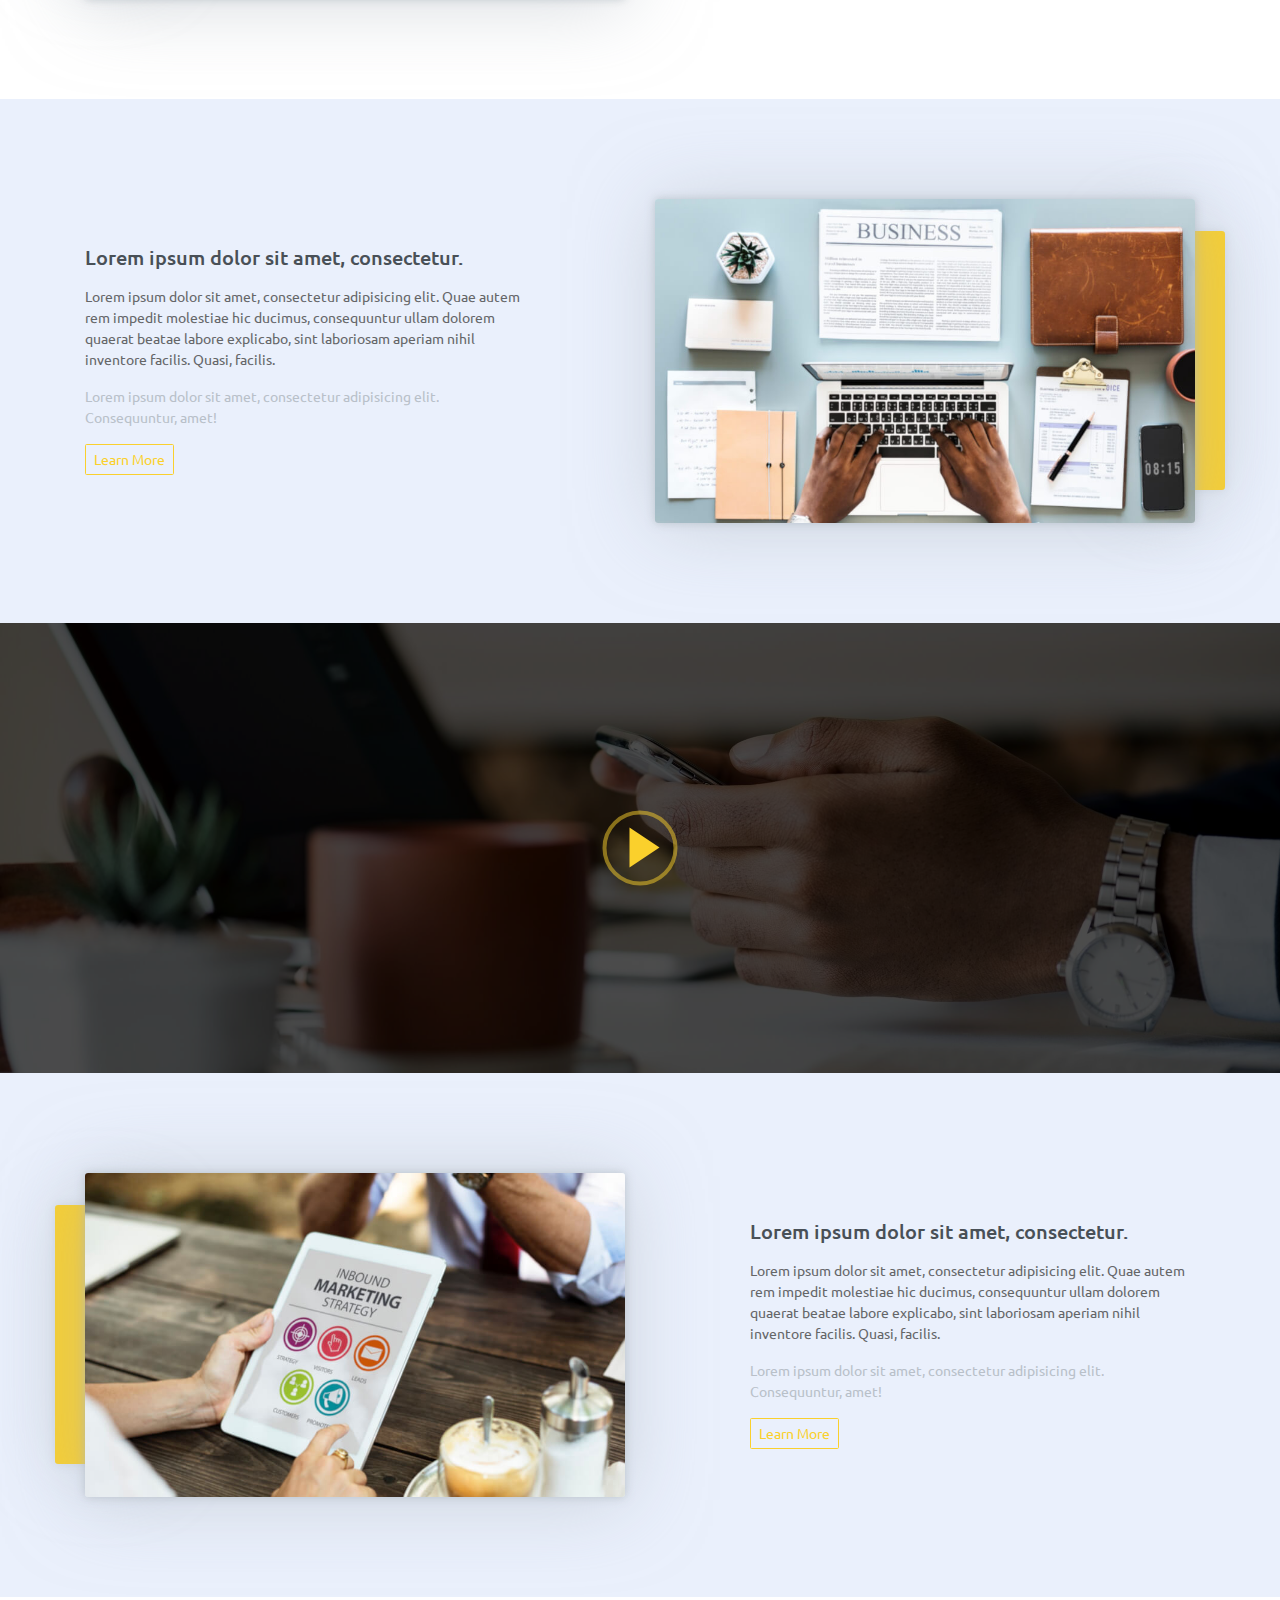
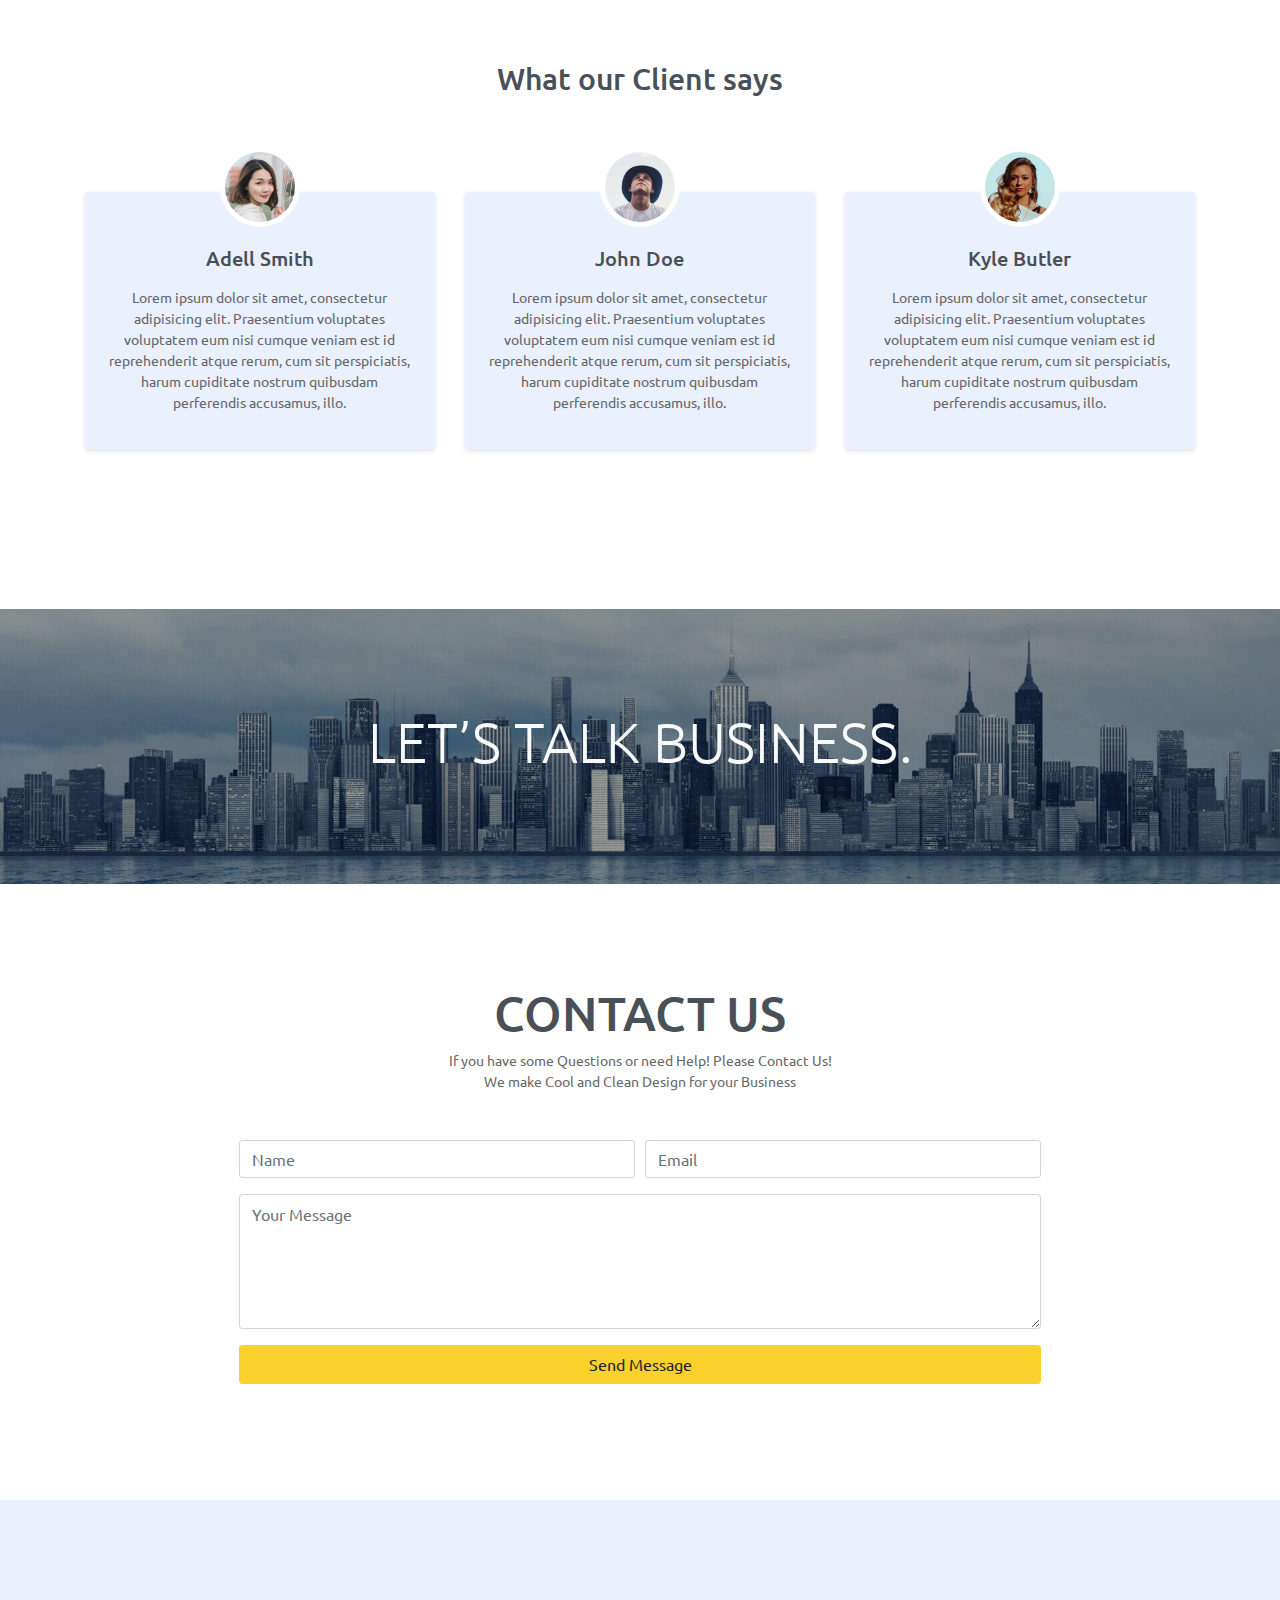
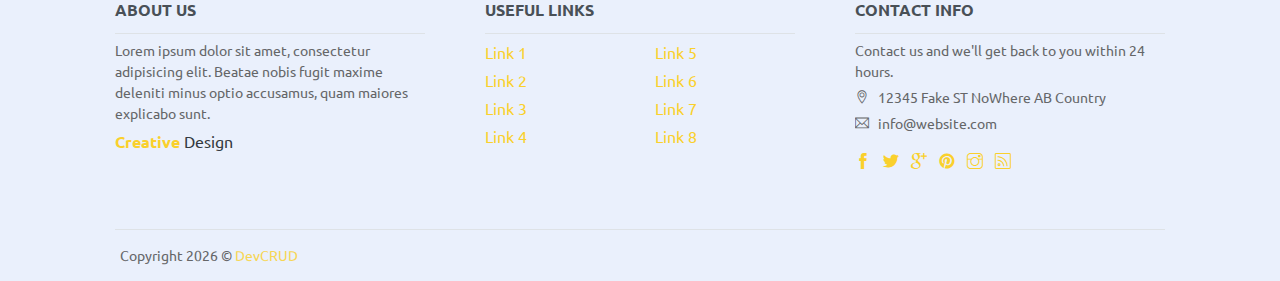
<file: creative-design/public_html/index.html>
<!DOCTYPE html>
<html lang="en">
<head>
	<meta charset="utf-8">
    <meta name="viewport" content="width=device-width, initial-scale=1, shrink-to-fit=no">
    <meta name="description" content="Start your development with Creative Design landing page.">
    <meta name="author" content="Devcrud">
    <title>Creative Design | Free Bootstrap 4.3.x template</title>

    <!-- font icons -->
    <link rel="stylesheet" href="assets/vendors/themify-icons/css/themify-icons.css">

    <!-- Bootstrap + Creative Design main styles -->
	<link rel="stylesheet" href="assets/css/creative-design.css">

</head>
<body data-spy="scroll" data-target=".navbar" data-offset="40" id="home">
    
    <!-- Page Navbar -->
    <nav id="scrollspy" class="navbar page-navbar navbar-light navbar-expand-md fixed-top" data-spy="affix" data-offset-top="20">
        <div class="container">
            <a class="navbar-brand" href="#"><strong class="text-primary">Creative</strong> <span class="text-dark">Design</span></a>
            <button class="navbar-toggler" type="button" data-toggle="collapse" data-target="#navbarSupportedContent" aria-controls="navbarSupportedContent" aria-expanded="false" aria-label="Toggle navigation">
                <span class="navbar-toggler-icon"></span>
            </button>

            <div class="collapse navbar-collapse" id="navbarSupportedContent">
                <ul class="navbar-nav ml-auto">
                    <li class="nav-item">
                        <a class="nav-link" href="#home">Home</a>
                    </li>
                    <li class="nav-item">
                        <a class="nav-link" href="#about">About</a>
                    </li>
                    <li class="nav-item">
                        <a class="nav-link" href="#features">Features</a>
                    </li>
                    <li class="nav-item">
                        <a class="nav-link" href="#testmonial">Testmonial</a>
                    </li>
                    <li class="nav-item">
                        <a class="nav-link" href="#contact">Contact</a>
                    </li>
                    <li class="nav-item ml-md-4">
                        <a class="nav-link btn btn-primary" href="components.html">Components</a>
                    </li>
                </ul>
            </div>
        </div>
    </nav><!-- End of Page Navbar -->   

    <!-- Page Header -->
    <header id="home" class="header">
        <div class="overlay"></div>
        <div class="header-content">
            <p>Lorem ipsum dolor sit amet.</p>
            <h6>Creative Design</h6> 
            <button class="btn btn-outline-light">Download Now</button> 
        </div>      
    </header><!-- End of Page Header -->    
    
    <!-- About Section -->
    <section id="about">
        <!-- Container -->
        <div class="container">
            <!-- About wrapper -->
            <div class="about-wrapper">
                <div class="after"><h1>About Us</h1></div>
                <div class="content">
                    <h5 class="title mb-3">Lorem ipsum dolor sit.</h5>
                    <!-- row -->
                    <div class="row">
                        <div class="col">
                            <p>Lorem ipsum dolor sit amet, consectetur adipisicing elit. Assumenda soluta nisi cumque nostrum porro repellat iusto neque quos asperiores, aliquam.</p>
                            <p><b>Adipisicing elit. Modi similique  iusto voluptatibus sint.</b></p>                        
                            <p>Lorem ipsum dolor sit amet, consectetur adipisicing elit. Distinctio dignissimos modi molestias voluptas possimus perferendis saepe soluta accusantium, obcaecati neque quas ducimus, alias labore nesciunt atque ab voluptatibus quis! Molestiae dicta reprehenderit, quod laborum voluptatem laboriosam! Sapiente vel, fugiat voluptates.</p>
                            <p>Lorem ipsum dolor sit amet, consectetur adipisicing elit. Dolorem, quis!</p>
                        </div>
                        <div class="col">
                            <p>Lorem ipsum dolor sit amet, consectetur adipisicing elit. Assumenda soluta nisi cumque nostrum porro repellat iusto neque quos asperiores, aliquam.</p>
                            <p>Lorem ipsum dolor sit amet, consectetur adipisicing elit. Dolorem, quis!</p>
                            <p>Lorem ipsum dolor sit amet, consectetur adipisicing elit. Distinctio dignissimos modi molestias voluptas possimus perferendis saepe soluta accusantium, obcaecati neque quas ducimus, alias labore nesciunt atque ab voluptatibus quis! Molestiae dicta reprehenderit, quod laborum voluptatem laboriosam! Sapiente vel, fugiat voluptates.</p>
                        </div>
                    </div><!-- End of Row -->                   
                    <a href="javascript:void(0)">Read More...</a>
                </div>
            </div><!-- End of About Wrapper -->         
        </div>  <!-- End of Container-->        
     </section><!--End of Section -->


    <!-- section -->
    <section>
        <!-- Container -->
        <div class="container">
            <!-- row -->
            <div class="row justify-content-between align-items-center">
                <div class="col-md-6">
                    <div class="img-wrapper">
                        <div class="after"></div>
                        <img src="assets/imgs/img-1.jpg" class="w-100" alt="About Us">
                    </div>
                </div>
                <div class="col-md-5">
                    <h6 class="title mb-3">Lorem ipsum dolor sit amet, consectetur.</h6>
                    
                    <p>Lorem ipsum dolor sit amet, consectetur adipisicing elit. Quae autem rem impedit molestiae hic ducimus, consequuntur ullam dolorem quaerat beatae labore explicabo, sint laboriosam aperiam nihil inventore facilis. Quasi, facilis.</p>
                    <p class="text-muted">Lorem ipsum dolor sit amet, consectetur adipisicing elit. Consequuntur, amet!</p>
                    <button class="btn btn-outline-primary btn-sm">Learn More</button>
                </div>
            </div>
            <!-- End of Row -->
        </div>  
        <!-- End of Container -->
    </section><!-- End of Section -->   

    <!-- section -->
    <section>
        <!-- Container -->
        <div class="container">
            <!-- Row -->
            <div class="row justify-content-between align-items-center">                
                <div class="col-md-5">
                    <h6 class="title mb-3">Lorem ipsum dolor sit amet, consectetur.</h6>
                    <p>Lorem ipsum dolor sit amet, consectetur adipisicing elit. Quae autem rem impedit molestiae hic ducimus, consequuntur ullam dolorem quaerat beatae labore explicabo, sint laboriosam aperiam nihil inventore facilis. Quasi, facilis.</p>
                    <p class="text-muted">Lorem ipsum dolor sit amet, consectetur adipisicing elit. Consequuntur, amet!</p>
                    <button class="btn btn-outline-primary btn-sm">Learn More</button>

                </div>
                <div class="col-md-6">
                    <div class="img-wrapper">
                        <div class="after right"></div>
                        <img src="assets/imgs/img-2.jpg" class="w-100" alt="About Us">
                    </div>                      
                </div>
            </div><!-- End of Row -->           
        </div><!-- End of Container-->      
    </section><!-- End of Section -->
    

    <!-- Features Section -->
    <section class="has-bg-img" id="features">
        <div class="overlay"></div>
        <!-- Button trigger modal -->
        <a data-toggle="modal" href="#exampleModalCenter">
            <i></i>
        </a>

        <!-- Modal -->
        <div class="modal fade" id="exampleModalCenter" tabindex="-1" role="dialog" aria-labelledby="exampleModalCenterTitle" aria-hidden="true">
            <div class="modal-dialog modal-dialog-centered modal-lg" role="document">
                <div class="modal-content">
                     <iframe width="100%" height="450px" class="border-0" 
                    src="https://www.youtube.com/embed/tgbNyZ7vqY?controls=0">
                    </iframe>
                </div>
            </div>
        </div><!-- End of Modal -->     
    </section><!-- End of features Section -->  

    <!-- Section -->
    <section>
        <!-- Container -->
        <div class="container">
            <!-- Row -->
            <div class="row justify-content-between align-items-center">
                <div class="col-md-6">
                    <div class="img-wrapper">
                        <div class="after"></div>
                        <img src="assets/imgs/img-3.jpg" class="w-100" alt="About us">
                    </div>
                </div>
                <div class="col-md-5">
                    <h6 class="title mb-3">Lorem ipsum dolor sit amet, consectetur.</h6>
                    
                    <p>Lorem ipsum dolor sit amet, consectetur adipisicing elit. Quae autem rem impedit molestiae hic ducimus, consequuntur ullam dolorem quaerat beatae labore explicabo, sint laboriosam aperiam nihil inventore facilis. Quasi, facilis.</p>
                    <p class="text-muted">Lorem ipsum dolor sit amet, consectetur adipisicing elit. Consequuntur, amet!</p>
                    <button class="btn btn-outline-primary btn-sm">Learn More</button>
                </div>
            </div><!-- End of Row -->           
        </div><!-- End of Container-->      
    </section><!-- End of Section -->   

    <!-- Testmonial Section -->
    <section class="text-center pt-5" id="testmonial">
        <!-- Container -->
        <div class="container">
            <h3 class="mt-3 mb-5 pb-5">What our Client says</h3>
            <!-- Row -->
            <div class="row">
                <div class="col-sm-10 col-md-4 m-auto">
                    <div class="testmonial-wrapper">
                        <img src="assets/imgs/avatar1.jpg" alt="Client Image">
                        <h6 class="title mb-3">Adell Smith</h6>
                        <p>Lorem ipsum dolor sit amet, consectetur adipisicing elit. Praesentium voluptates voluptatem eum nisi cumque veniam est id reprehenderit atque rerum, cum sit perspiciatis, harum cupiditate nostrum quibusdam perferendis accusamus, illo.</p>
                    </div>
                </div>
                <div class="col-sm-10 col-md-4 m-auto">
                    <div class="testmonial-wrapper">
                        <img src="assets/imgs/avatar2.jpg" alt="Client Image">
                        <h6 class="title mb-3">John Doe</h6>
                        <p>Lorem ipsum dolor sit amet, consectetur adipisicing elit. Praesentium voluptates voluptatem eum nisi cumque veniam est id reprehenderit atque rerum, cum sit perspiciatis, harum cupiditate nostrum quibusdam perferendis accusamus, illo.</p>
                    </div>
                </div>
                <div class="col-sm-10 col-md-4 m-auto">
                    <div class="testmonial-wrapper">
                        <img src="assets/imgs/avatar3.jpg" alt="Client Image">
                        <h6 class="title mb-3">Kyle Butler</h6>
                        <p>Lorem ipsum dolor sit amet, consectetur adipisicing elit. Praesentium voluptates voluptatem eum nisi cumque veniam est id reprehenderit atque rerum, cum sit perspiciatis, harum cupiditate nostrum quibusdam perferendis accusamus, illo.</p>
                    </div>
                </div>
            </div><!-- end of Row -->           
        </div><!-- End of Cotanier -->  
    </section><!-- End of Testmonial Section -->

    <!-- Section -->
    <section class="has-bg-img text-center text-light height-auto" style="background-image: url(assets/imgs/bg-img-2.jpg)">
        <h1 class="display-4">LET’S TALK BUSINESS.</h1>
    </section><!-- End of Section -->
    

    <!-- Contact Section -->
    <section id="contact" class="text-center">
        <!-- container -->
        <div class="container">
            <h1>CONTACT US</h1>
            <p class="mb-5">If you have some Questions or need Help! Please Contact Us! <br> 
            We make Cool and Clean Design for your Business</p>
            
            <!-- Contact form -->
            <form class="contact-form col-md-11 col-lg-9 mx-auto">
                <div class="form-row">
                    <div class="col form-group">
                        <input type="text" class="form-control" placeholder="Name">
                    </div>
                    <div class="col form-group">
                        <input type="email" class="form-control" placeholder="Email">
                    </div>
                </div>
                <div class="form-group">
                    <textarea name="" id="" cols="30" rows="5" class="form-control" placeholder="Your Message"></textarea>
                </div>
                <div class="form-group">
                    <input type="submit" class="btn btn-primary btn-block" value="Send Message">
                </div>
            </form><!-- End of Contact form -->         
        </div><!-- End of Container-->      
    </section><!-- End of Contact Section -->   

    <!-- Section -->
    <section class="pb-0">
        <!-- Container -->
        <div class="container">
            <!-- Pre footer -->
            <div class="pre-footer">
                <ul class="list">
                    <li class="list-head">
                        <h6 class="font-weight-bold">ABOUT US</h6>
                    </li>
                    <li class="list-body">
                        <p>Lorem ipsum dolor sit amet, consectetur adipisicing elit. Beatae nobis fugit maxime deleniti minus optio accusamus, quam maiores explicabo sunt.</p>
                        <a href="#"><strong class="text-primary">Creative</strong> <span class="text-dark">Design</span></a>
                    </li>
                </ul>
                <ul class="list">
                    <li class="list-head">
                        <h6 class="font-weight-bold">USEFUL LINKS</h6>
                    </li>
                    <li class="list-body">
                        <div class="row">
                            <div class="col">
                                <a href="#">Link 1</a>
                                <a href="#">Link 2</a>
                                <a href="#">Link 3</a>
                                <a href="#">Link 4</a>
                            </div>
                            <div class="col">
                                <a href="#">Link 5</a>
                                <a href="#">Link 6</a>
                                <a href="#">Link 7</a>
                                <a href="#">Link 8</a>
                            </div>
                        </div>
                    </li>
                </ul>
                <ul class="list">
                    <li class="list-head">
                        <h6 class="font-weight-bold">CONTACT INFO</h6>
                    </li>
                    <li class="list-body">
                        <p>Contact us and we'll get back to you within 24 hours.</p>
                        <p><i class="ti-location-pin"></i> 12345 Fake ST NoWhere AB Country</p>
                        <p><i class="ti-email"></i>  info@website.com</p>
                        <div class="social-links">
                            <a href="javascript:void(0)" class="link"><i class="ti-facebook"></i></a>
                            <a href="javascript:void(0)" class="link"><i class="ti-twitter-alt"></i></a>
                            <a href="javascript:void(0)" class="link"><i class="ti-google"></i></a>
                            <a href="javascript:void(0)" class="link"><i class="ti-pinterest-alt"></i></a>
                            <a href="javascript:void(0)" class="link"><i class="ti-instagram"></i></a>
                            <a href="javascript:void(0)" class="link"><i class="ti-rss"></i></a>
                        </div>
                    </li>
                </ul> 
            </div><!-- End of Pre footer -->            

            <!-- foooter -->
            <footer class="footer">            
                <p>Copyright <script>document.write(new Date().getFullYear())</script> &copy; <a href="http://www.devcrud.com">DevCRUD</a></p>
            </footer><!-- End of Footer-->  
            
        </div><!--End of Container -->      
    </section><!-- End of Section -->

    <!-- core  -->
    <script src="assets/vendors/jquery/jquery-3.4.1.js"></script>
    <script src="assets/vendors/bootstrap/bootstrap.bundle.js"></script>

    <!-- bootstrap affix -->
    <script src="assets/vendors/bootstrap/bootstrap.affix.js"></script>

    <!-- Creative Design js -->
    <script src="assets/js/creative-design.js"></script>

</body>
</html>
</file>
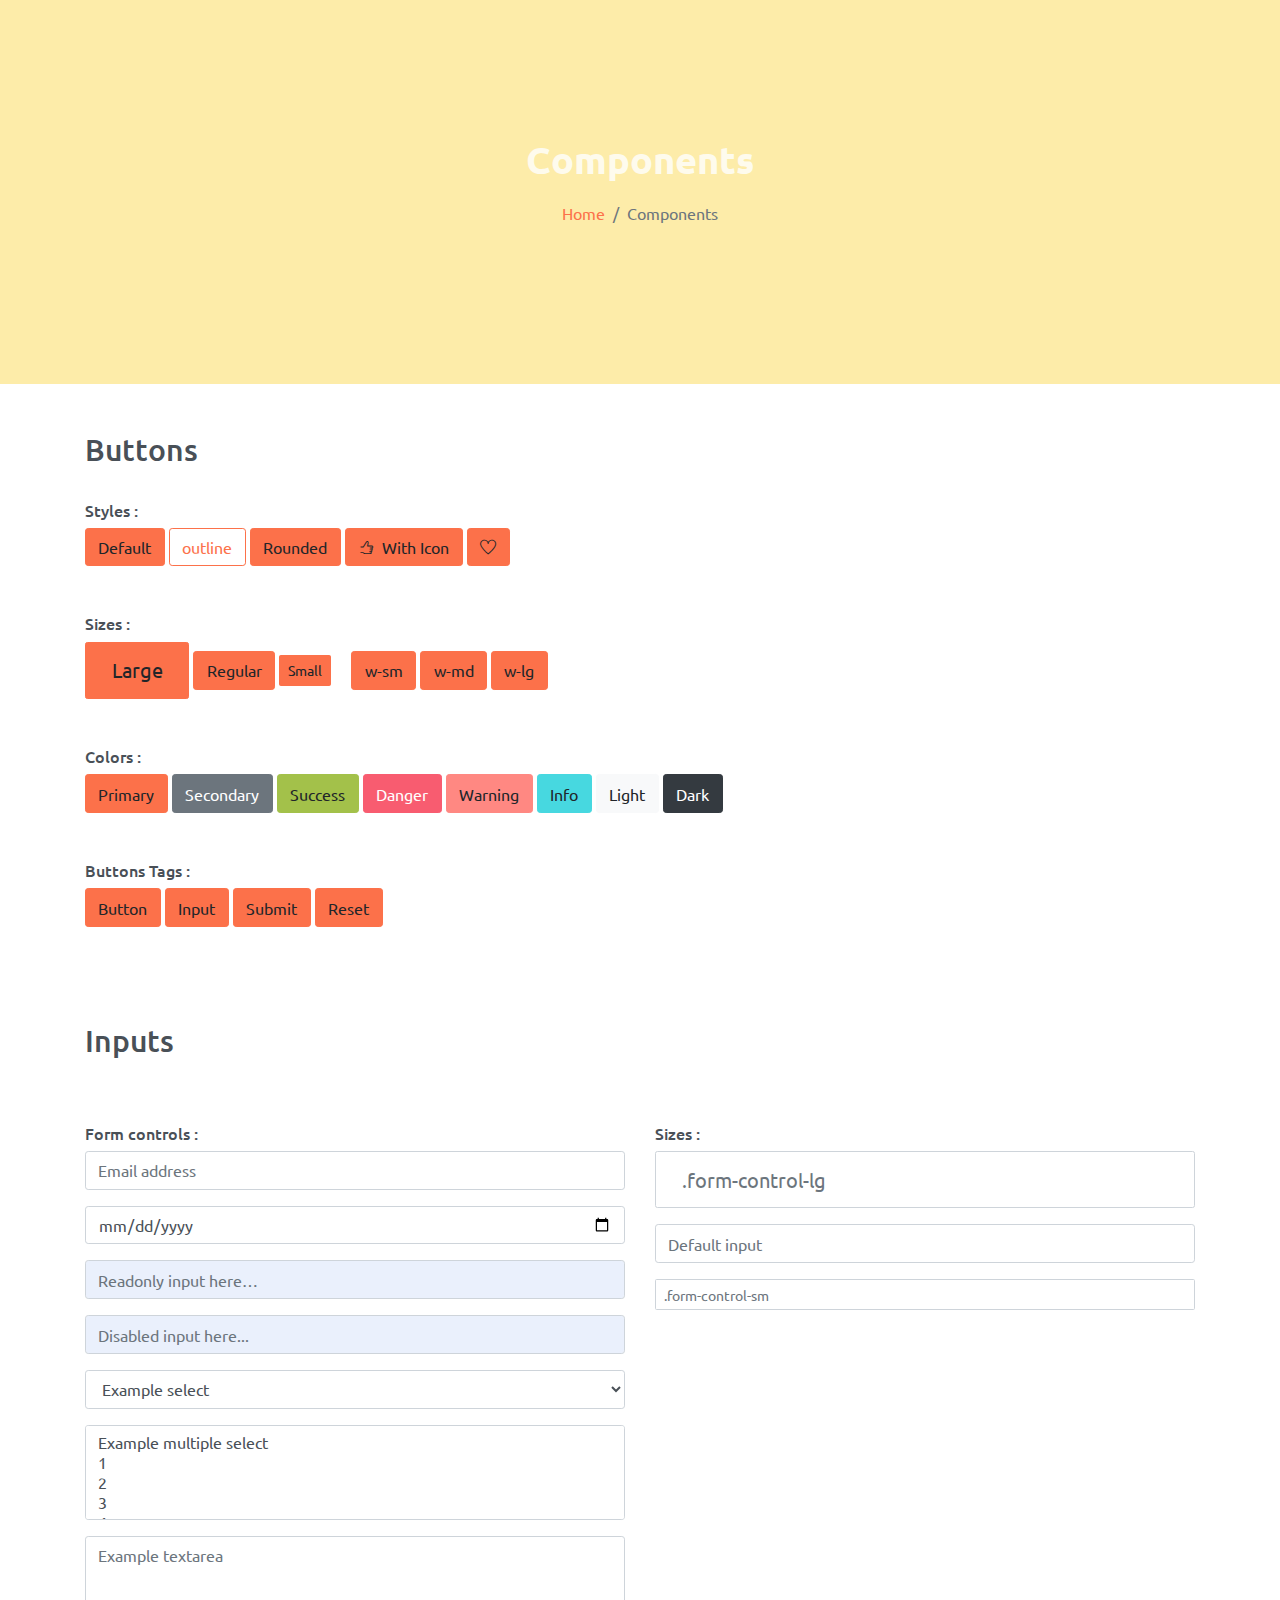
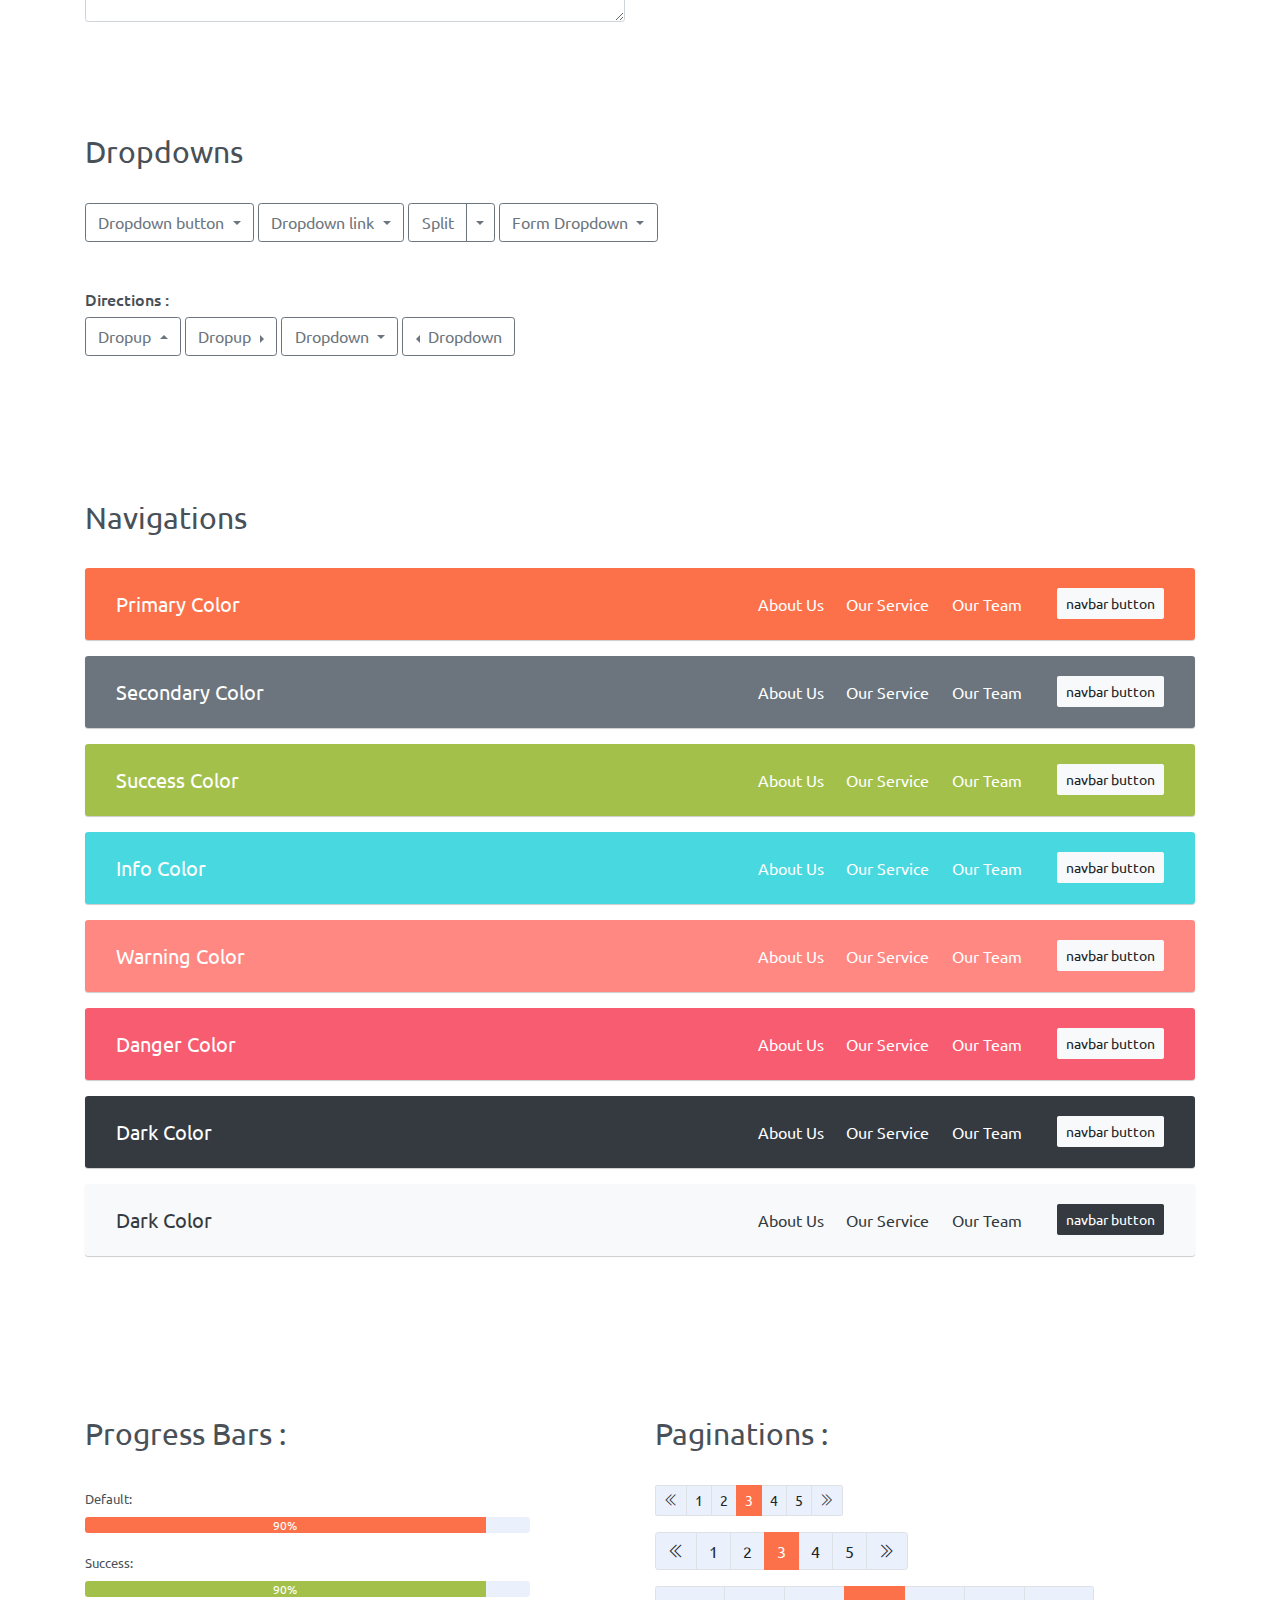
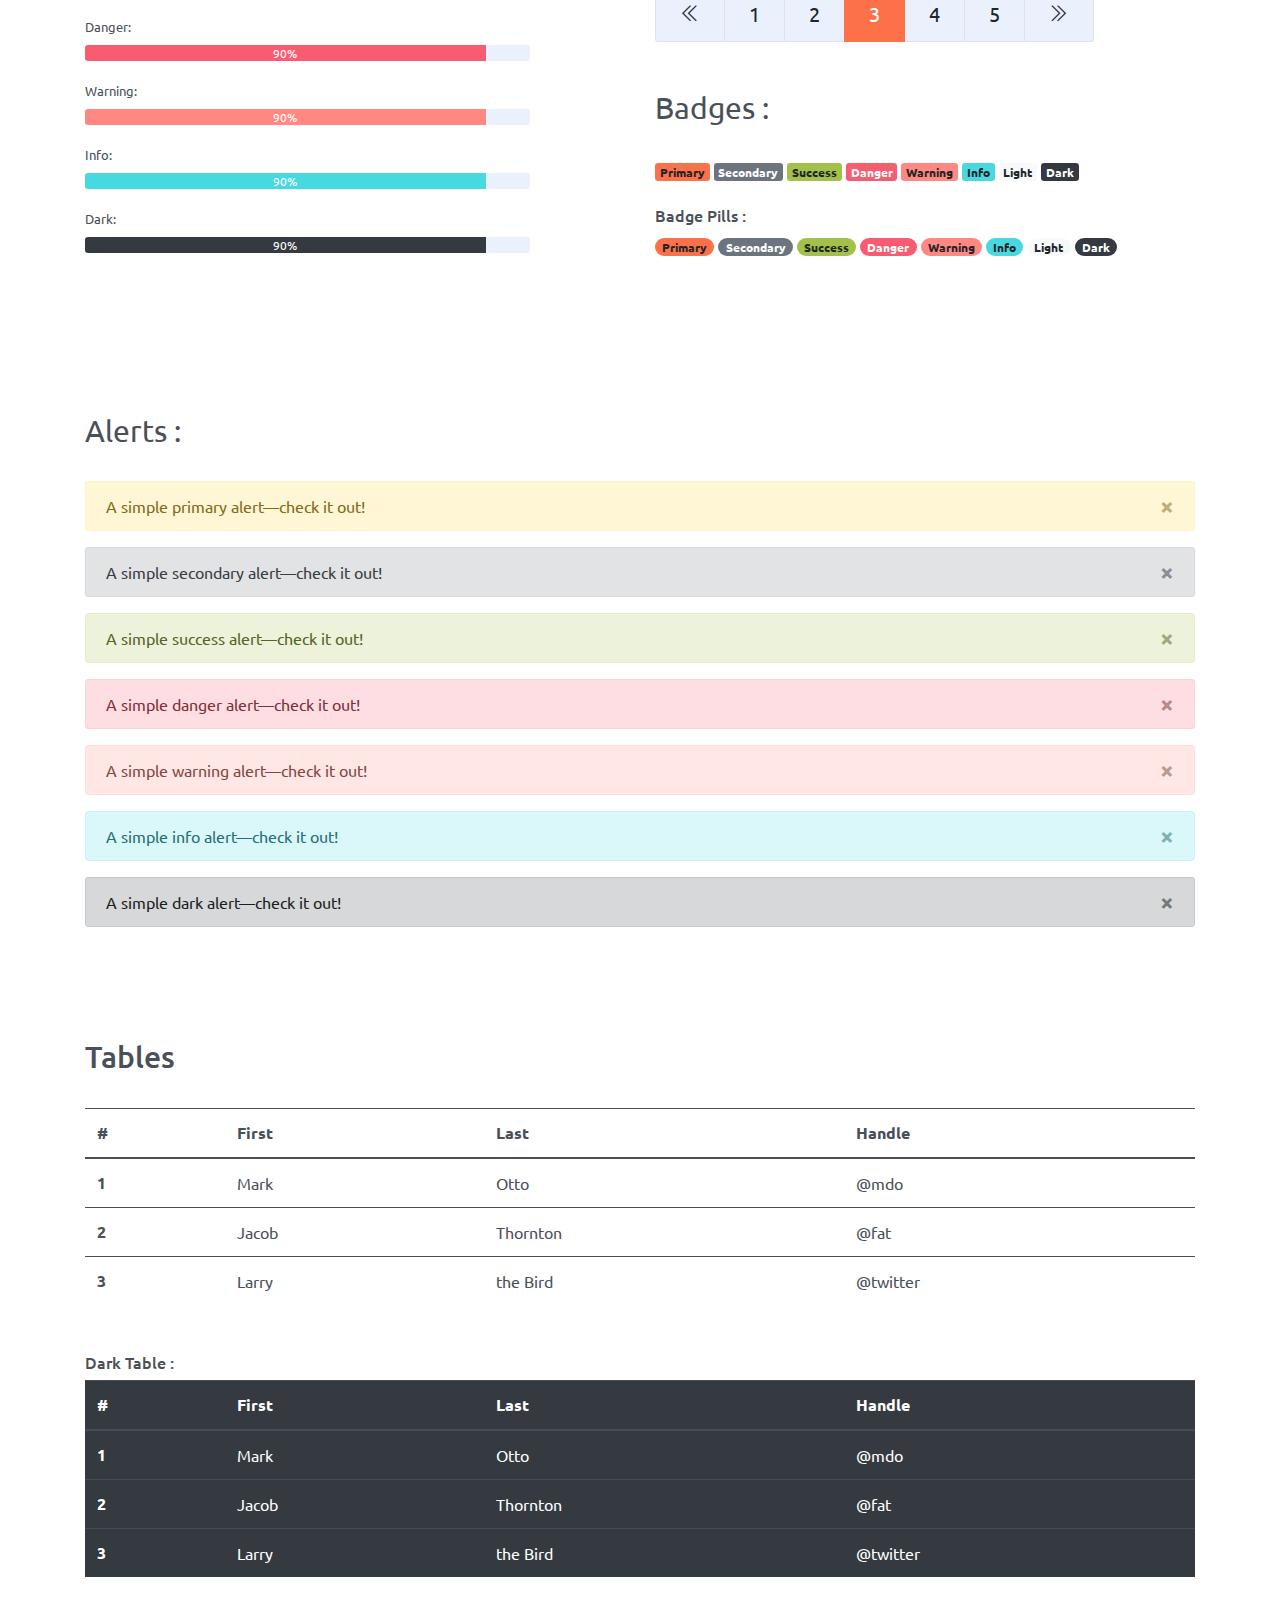
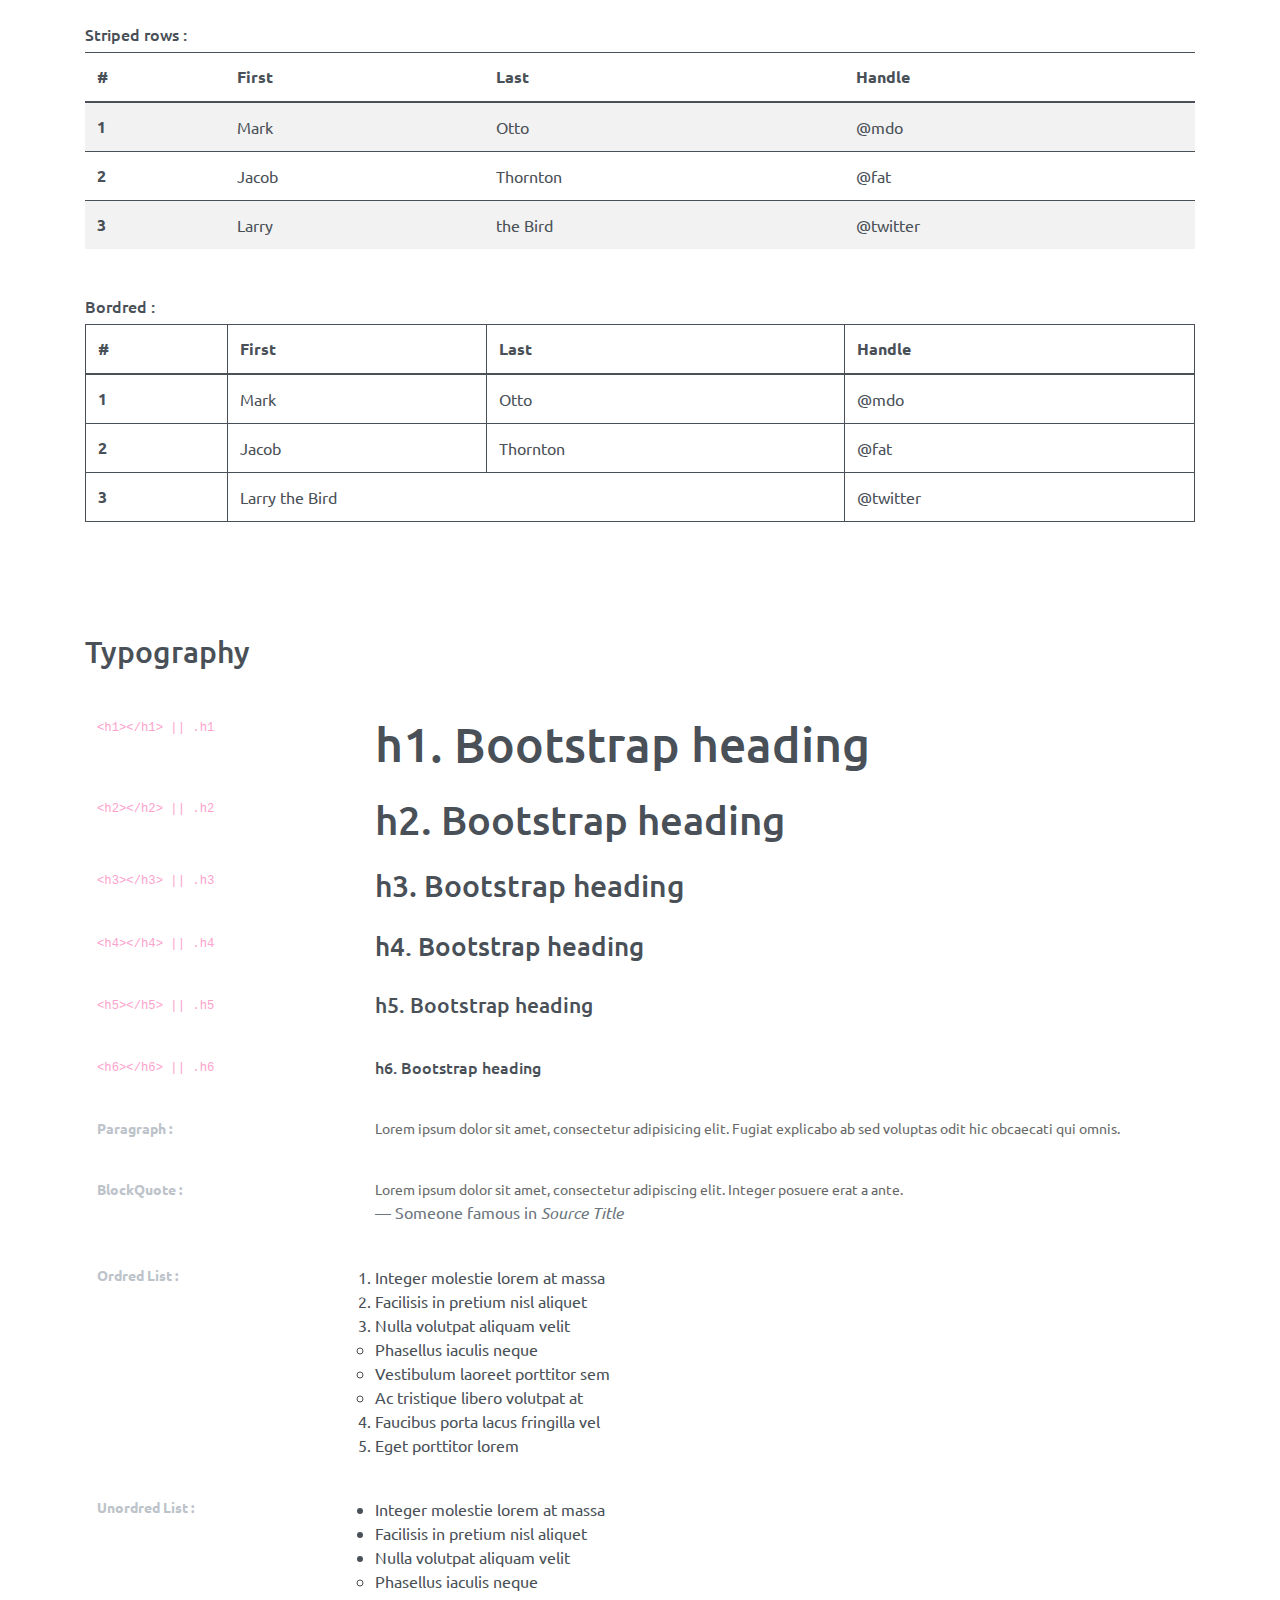
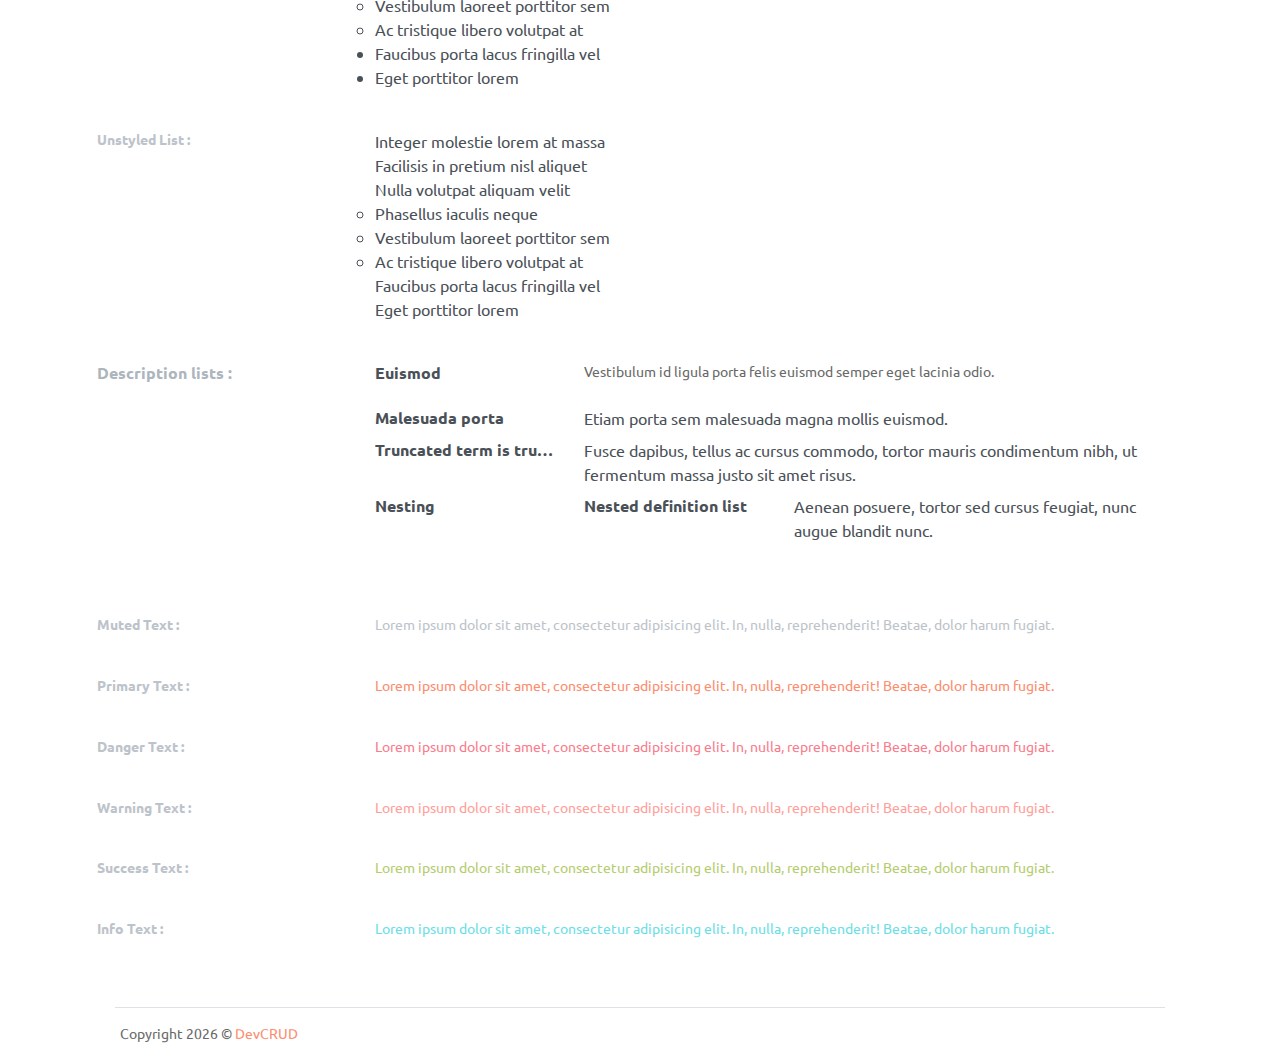
<file: tarotanaperez/components.html>
<!DOCTYPE html>
<html lang="en">
<head>
   <meta charset="utf-8">
    <meta name="viewport" content="width=device-width, initial-scale=1, shrink-to-fit=no">
    <meta name="description" content="Start your development with Creative Design landing page.">
    <meta name="author" content="Devcrud">
    <title>Creative Design | Components</title>

    <!-- font icons -->
    <link rel="stylesheet" href="assets/vendors/themify-icons/css/themify-icons.css">

    <!-- Bootstrap + Creative Design main styles -->
   <link rel="stylesheet" href="assets/css/creative-design.css">

</head>
<body class="dark-theme">

   <!-- Page Header -->
   <header class="header header-mini"> 
      <div class="header-title">Components</div> 
      <nav aria-label="breadcrumb">
         <ol class="breadcrumb">
            <li class="breadcrumb-item"><a href="index.html">Home</a></li>
            <li class="breadcrumb-item active" aria-current="page">Components</li>
         </ol>
      </nav>
   </header> <!-- End Of Page Header -->

   <!-- main content -->
   <div class="container">

      <!-- Buttons -->
      <h3 class="mt-5">Buttons</h3>
      <hr>
      <h6 class="section-secondary-title">Styles :</h6>
      <button class="btn btn-primary">Default</button>
      <button class="btn btn-outline-primary">outline</button>
      <button class="btn btn-primary rounded">Rounded</button>
      <button class="btn btn-primary rounded"><i class="ti-thumb-up pr-1"></i> With Icon</button>
      <button class="btn btn-primary circle"><i class="ti-heart"></i></button>

      <h6 class="section-secondary-title mt-5">Sizes :</h6>
      <button class="btn btn-primary btn-lg">Large</button>
      <button class="btn btn-primary ">Regular</button>
      <button class="btn btn-primary btn-sm">Small</button>
      <button class="btn btn-primary w-sm ml-3">w-sm</button>
      <button class="btn btn-primary w-md">w-md</button>
      <button class="btn btn-primary w-lg">w-lg</button>

      <h6 class="section-secondary-title mt-5">Colors :</h6>          
      <button type="button" class="btn btn-primary">Primary</button>
      <button type="button" class="btn btn-secondary">Secondary</button>
      <button type="button" class="btn btn-success">Success</button>
      <button type="button" class="btn btn-danger">Danger</button>
      <button type="button" class="btn btn-warning">Warning</button>
      <button type="button" class="btn btn-info">Info</button>
      <button type="button" class="btn btn-light">Light</button>
      <button type="button" class="btn btn-dark">Dark</button>

      <h6 class="section-secondary-title mt-5">Buttons Tags :</h6>
      <button class="btn btn-primary" type="submit">Button</button>
      <input class="btn btn-primary" type="button" value="Input">
      <input class="btn btn-primary" type="submit" value="Submit">
      <input class="btn btn-primary" type="reset" value="Reset">
      
      <!-- devider -->
      <div class="py-5"></div>

      <!-- Inputs -->
      <h3>Inputs</h3>
      <hr>
      <div class="row mt-5">
         <div class="col-md-6">
            <h6 class="section-secondary-title">Form controls :</h6>        
            <div class="form-group">
               <input type="email" class="form-control" id="exampleFormControlInput1" placeholder="Email address">
            </div>
            <div class="form-group">
               <input type="date" class="form-control" id="exampleFormControlInput1" placeholder="Date">
            </div>
            <div class="form-group">
               <input class="form-control" type="text" placeholder="Readonly input here…" readonly>
            </div>
            <div class="form-group">
               <input class="form-control" id="disabledInput" type="text" placeholder="Disabled input here..." disabled>
            </div>
            <div class="form-group">
               <select class="form-control" id="exampleFormControlSelect1">
                  <option>Example select</option>
                  <option>1</option>
                  <option>2</option>
                  <option>3</option>
                  <option>4</option>
                  <option>5</option>
               </select>
            </div>
            <div class="form-group">
               <select multiple class="form-control" id="exampleFormControlSelect2">
                  <option>Example multiple select</option>
                  <option>1</option>
                  <option>2</option>
                  <option>3</option>
                  <option>4</option>
                  <option>5</option>
               </select>
            </div>
            <div class="form-group">
               <textarea class="form-control" id="exampleFormControlTextarea1" rows="3" placeholder="Example textarea"></textarea>
            </div>
         </div>
         <div class="col-md-6">
            <h6 class="section-secondary-title">Sizes :</h6>    
            <div class="form-group">
               <input class="form-control form-control-lg" type="text" placeholder=".form-control-lg">             
            </div>
            <div class="form-group">
               <input class="form-control" type="text" placeholder="Default input">
            </div>
            <div class="form-group">
               <input class="form-control form-control-sm" type="text" placeholder=".form-control-sm"> 
            </div>
         </div>
      </div> <!-- end of inputs -->   

      <!-- devider -->
      <div class="py-5"></div>             

      <!-- Dropdowns -->
      <h3 class="components-section-title font-weight-normal">Dropdowns</h3>
      <hr>
      <div class="dropdown d-inline-block">
         <button class="btn btn-outline-secondary dropdown-toggle" type="button" id="dropdownMenuButton" data-toggle="dropdown" aria-haspopup="true" aria-expanded="false">
         Dropdown button
         </button>
         <div class="dropdown-menu" aria-labelledby="dropdownMenuButton">
         <a class="dropdown-item" href="#">Action</a>
         <a class="dropdown-item" href="#">Another action</a>
         <a class="dropdown-item" href="#">Something else here</a>
         </div>
      </div>
      <div class="dropdown d-inline-block">
         <a class="btn btn-outline-secondary dropdown-toggle" href="#" role="button" id="dropdownMenuLink" data-toggle="dropdown" aria-haspopup="true" aria-expanded="false">
            Dropdown link
         </a>
         <div class="dropdown-menu" aria-labelledby="dropdownMenuLink">
            <a class="dropdown-item" href="#">Action</a>
            <a class="dropdown-item" href="#">Another action</a>
            <a class="dropdown-item" href="#">Something else here</a>
         </div>
      </div>
      <div class="btn-group">
         <button type="button" class="btn btn-outline-secondary">Split</button>
         <button type="button" class="btn btn-outline-secondary dropdown-toggle dropdown-toggle-split" data-toggle="dropdown" aria-haspopup="true" aria-expanded="false">
         <span class="sr-only">Toggle Dropdown</span>
         </button>
         <div class="dropdown-menu">
            <a class="dropdown-item" href="#">Action</a>
            <a class="dropdown-item" href="#">Another action</a>
            <a class="dropdown-item" href="#">Something else here</a>
            <div class="dropdown-divider"></div>
            <a class="dropdown-item" href="#">Separated link</a>
         </div>
      </div>
      <div class="btn-group">
         <button class="btn btn-outline-secondary dropdown-toggle" type="button" id="dropdownMenuButton" data-toggle="dropdown" aria-haspopup="true" aria-expanded="false">
            Form Dropdown
         </button>
         <div class="dropdown-menu form">
            <form class="px-4 py-3">
               <div class="form-group">
                  <input type="email" class="form-control" id="exampleDropdownFormEmail1" placeholder="email@example.com">
               </div>
               <div class="form-group">
                  <input type="password" class="form-control" id="exampleDropdownFormPassword1" placeholder="Password">
               </div>
               <div class="form-check mb-3">
                  <input type="checkbox" class="form-check-input" id="dropdownCheck">
                  <label class="form-check-label" for="dropdownCheck">
                     Remember me
                  </label>
               </div>
               <button type="submit" class="btn btn-primary btn-block">Sign in</button>
            </form>
            <div class="dropdown-divider"></div>
            <a class="dropdown-item" href="#"><small>New around here? Sign up</small></a>
            <a class="dropdown-item" href="#"><small>Forgot password?</small></a>
         </div>
      </div>       
      <h6 class="section-secondary-title mt-5">Directions :</h6>  
      <div class="btn-group dropup">
         <button type="button" class="btn btn-outline-secondary dropdown-toggle" data-toggle="dropdown" aria-haspopup="true" aria-expanded="false">
            Dropup
         </button>
         <div class="dropdown-menu">
            <a class="dropdown-item" href="#">Action</a>
            <a class="dropdown-item" href="#">Another action</a>
            <a class="dropdown-item" href="#">Something else here</a>
            <div class="dropdown-divider"></div>
            <a class="dropdown-item" href="#">Separated link</a>
         </div>
      </div>
      <div class="btn-group dropright">
         <button type="button" class="btn btn-outline-secondary dropdown-toggle" data-toggle="dropdown" aria-haspopup="true" aria-expanded="false">
            Dropup
         </button>
         <div class="dropdown-menu">
            <a class="dropdown-item" href="#">Action</a>
            <a class="dropdown-item" href="#">Another action</a>
            <a class="dropdown-item" href="#">Something else here</a>
            <div class="dropdown-divider"></div>
            <a class="dropdown-item" href="#">Separated link</a>
         </div>
      </div>
      <div class="btn-group">
         <button type="button" class="btn btn-outline-secondary dropdown-toggle" data-toggle="dropdown" aria-haspopup="true" aria-expanded="false">
            Dropdown
         </button>
         <div class="dropdown-menu">
            <a class="dropdown-item" href="#">Action</a>
            <a class="dropdown-item" href="#">Another action</a>
            <a class="dropdown-item" href="#">Something else here</a>
            <div class="dropdown-divider"></div>
            <a class="dropdown-item" href="#">Separated link</a>
         </div>
      </div>
      <div class="btn-group dropleft">
         <button type="button" class="btn btn-outline-secondary dropdown-toggle" data-toggle="dropdown" aria-haspopup="true" aria-expanded="false">
            Dropdown
         </button>
         <div class="dropdown-menu">
            <a class="dropdown-item" href="#">Action</a>
            <a class="dropdown-item" href="#">Another action</a>
            <a class="dropdown-item" href="#">Something else here</a>
            <div class="dropdown-divider"></div>
            <a class="dropdown-item" href="#">Separated link</a>
         </div>
      </div> <!-- end of Dropdowns -->  

      <!-- devider -->
      <div class="py-5"></div>   

      <!-- navbars -->
      <h3 class="components-section-title font-weight-normal mt-5">Navigations</h3>
      <hr>
      <nav class="navbar navbar-expand-sm navbar-dark bg-primary rounded shadow mb-3">
         <div class="container">
            <a class="navbar-brand" href="#">Primary Color</a>
            <button class="navbar-toggler ml-auto" type="button" data-toggle="collapse" data-target="#navbarSupportedContent" aria-controls="navbarSupportedContent" aria-expanded="false" aria-label="Toggle navigation">
            <span class="navbar-toggler-icon"></span>
            </button>
            <div class="collapse navbar-collapse" id="navbarSupportedContent">
               <ul class="navbar-nav ml-auto"> 
                  <li class="nav-item">
                     <a class="nav-link" href="#about">About Us</a>
                  </li>
                  <li class="nav-item">
                     <a class="nav-link" href="#service">Our Service</a>
                  </li>
                  <li class="nav-item">
                     <a class="nav-link" href="#team">Our Team</a>
                  </li>
                  <li class="nav-item">
                     <a href="#book-table" class="ml-4 mt-1 btn btn-light btn-sm">navbar button</a>
                  </li>
               </ul>                       
            </div>
         </div>
      </nav>
      <nav class="navbar navbar-expand-sm navbar-dark bg-secondary rounded shadow mb-3">
         <div class="container">
            <a class="navbar-brand" href="#">Secondary Color</a>
            <button class="navbar-toggler ml-auto" type="button" data-toggle="collapse" data-target="#navbarSupportedContent" aria-controls="navbarSupportedContent" aria-expanded="false" aria-label="Toggle navigation">
            <span class="navbar-toggler-icon"></span>
            </button>
            <div class="collapse navbar-collapse" id="navbarSupportedContent">
               <ul class="navbar-nav ml-auto"> 
                  <li class="nav-item">
                     <a class="nav-link" href="#about">About Us</a>
                  </li>
                  <li class="nav-item">
                     <a class="nav-link" href="#service">Our Service</a>
                  </li>
                  <li class="nav-item">
                     <a class="nav-link" href="#team">Our Team</a>
                  </li>
                  <li class="nav-item">
                     <a href="#book-table" class="ml-4 mt-1 btn btn-light btn-sm">navbar button</a>
                  </li>
               </ul>                       
            </div>
         </div>
      </nav>
      <nav class="navbar navbar-expand-sm navbar-dark bg-success rounded shadow mb-3">
         <div class="container">
            <a class="navbar-brand" href="#">Success Color</a>
            <button class="navbar-toggler ml-auto" type="button" data-toggle="collapse" data-target="#navbarSupportedContent" aria-controls="navbarSupportedContent" aria-expanded="false" aria-label="Toggle navigation">
            <span class="navbar-toggler-icon"></span>
            </button>
            <div class="collapse navbar-collapse" id="navbarSupportedContent">
               <ul class="navbar-nav ml-auto"> 
                  <li class="nav-item">
                     <a class="nav-link" href="#about">About Us</a>
                  </li>
                  <li class="nav-item">
                     <a class="nav-link" href="#service">Our Service</a>
                  </li>
                  <li class="nav-item">
                     <a class="nav-link" href="#team">Our Team</a>
                  </li>
                  <li class="nav-item">
                     <a href="#book-table" class="ml-4 mt-1 btn btn-light btn-sm">navbar button</a>
                  </li>
               </ul>                       
            </div>
         </div>
      </nav>
      <nav class="navbar navbar-expand-sm navbar-dark bg-info rounded shadow mb-3">
         <div class="container">
            <a class="navbar-brand" href="#">Info Color</a>
            <button class="navbar-toggler ml-auto" type="button" data-toggle="collapse" data-target="#navbarSupportedContent" aria-controls="navbarSupportedContent" aria-expanded="false" aria-label="Toggle navigation">
            <span class="navbar-toggler-icon"></span>
            </button>
            <div class="collapse navbar-collapse" id="navbarSupportedContent">
               <ul class="navbar-nav ml-auto"> 
                  <li class="nav-item">
                     <a class="nav-link" href="#about">About Us</a>
                  </li>
                  <li class="nav-item">
                     <a class="nav-link" href="#service">Our Service</a>
                  </li>
                  <li class="nav-item">
                     <a class="nav-link" href="#team">Our Team</a>
                  </li>
                  <li class="nav-item">
                     <a href="#book-table" class="ml-4 mt-1 btn btn-light btn-sm">navbar button</a>
                  </li>
               </ul>                       
            </div>
         </div>
      </nav>
      <nav class="navbar navbar-expand-sm navbar-dark bg-warning rounded shadow mb-3">
         <div class="container">
            <a class="navbar-brand" href="#">Warning Color</a>
            <button class="navbar-toggler ml-auto" type="button" data-toggle="collapse" data-target="#navbarSupportedContent" aria-controls="navbarSupportedContent" aria-expanded="false" aria-label="Toggle navigation">
            <span class="navbar-toggler-icon"></span>
            </button>
            <div class="collapse navbar-collapse" id="navbarSupportedContent">
               <ul class="navbar-nav ml-auto"> 
                  <li class="nav-item">
                     <a class="nav-link" href="#about">About Us</a>
                  </li>
                  <li class="nav-item">
                     <a class="nav-link" href="#service">Our Service</a>
                  </li>
                  <li class="nav-item">
                     <a class="nav-link" href="#team">Our Team</a>
                  </li>
                  <li class="nav-item">
                     <a href="#book-table" class="ml-4 mt-1 btn btn-light btn-sm">navbar button</a>
                  </li>
               </ul>                       
            </div>
         </div>
      </nav>
      <nav class="navbar navbar-expand-sm navbar-dark bg-danger rounded shadow mb-3">
         <div class="container">
            <a class="navbar-brand" href="#">Danger Color</a>
            <button class="navbar-toggler ml-auto" type="button" data-toggle="collapse" data-target="#navbarSupportedContent" aria-controls="navbarSupportedContent" aria-expanded="false" aria-label="Toggle navigation">
            <span class="navbar-toggler-icon"></span>
            </button>
            <div class="collapse navbar-collapse" id="navbarSupportedContent">
               <ul class="navbar-nav ml-auto"> 
                  <li class="nav-item">
                     <a class="nav-link" href="#about">About Us</a>
                  </li>
                  <li class="nav-item">
                     <a class="nav-link" href="#service">Our Service</a>
                  </li>
                  <li class="nav-item">
                     <a class="nav-link" href="#team">Our Team</a>
                  </li>
                  <li class="nav-item">
                     <a href="#book-table" class="ml-4 mt-1 btn btn-light btn-sm">navbar button</a>
                  </li>
               </ul>                       
            </div>
         </div>
      </nav>
      <nav class="navbar navbar-expand-sm navbar-dark bg-dark rounded shadow mb-3">
         <div class="container">
            <a class="navbar-brand" href="#">Dark Color</a>
            <button class="navbar-toggler ml-auto" type="button" data-toggle="collapse" data-target="#navbarSupportedContent" aria-controls="navbarSupportedContent" aria-expanded="false" aria-label="Toggle navigation">
            <span class="navbar-toggler-icon"></span>
            </button>
            <div class="collapse navbar-collapse" id="navbarSupportedContent">
               <ul class="navbar-nav ml-auto"> 
                  <li class="nav-item">
                     <a class="nav-link" href="#about">About Us</a>
                  </li>
                  <li class="nav-item">
                     <a class="nav-link" href="#service">Our Service</a>
                  </li>
                  <li class="nav-item">
                     <a class="nav-link" href="#team">Our Team</a>
                  </li>
                  <li class="nav-item">
                     <a href="#book-table" class="ml-4 mt-1 btn btn-light btn-sm">navbar button</a>
                  </li>
               </ul>                       
            </div>
         </div>
      </nav>
      <nav class="navbar navbar-expand-sm navbar-light bg-light rounded shadow mb-3">
         <div class="container">
            <a class="navbar-brand" href="#">Dark Color</a>
            <button class="navbar-toggler ml-auto" type="button" data-toggle="collapse" data-target="#navbarSupportedContent" aria-controls="navbarSupportedContent" aria-expanded="false" aria-label="Toggle navigation">
            <span class="navbar-toggler-icon"></span>
            </button>
            <div class="collapse navbar-collapse" id="navbarSupportedContent">
               <ul class="navbar-nav ml-auto"> 
                  <li class="nav-item">
                     <a class="nav-link" href="#about">About Us</a>
                  </li>
                  <li class="nav-item">
                     <a class="nav-link" href="#service">Our Service</a>
                  </li>
                  <li class="nav-item">
                     <a class="nav-link" href="#team">Our Team</a>
                  </li>
                  <li class="nav-item">
                     <a href="#book-table" class="ml-4 mt-1 btn btn-dark btn-sm">navbar button</a>
                  </li>
               </ul>                       
            </div>
         </div>
      </nav>
      <!-- End of navbars -->

      <!-- devider -->
      <div class="py-5"></div>   
      
      <!-- progress bars -->
      <div class="row justify-content-between">
         <div class="col-md-5">
            <h3 class="components-section-title font-weight-normal mt-5">Progress Bars :</h3>
            <hr>
            <small>Default: </small>
            <div class="progress mt-2 mb-3">
               <div class="progress-bar" role="progressbar" style="width: 90%" aria-valuenow="25" aria-valuemin="0" aria-valuemax="100"><span>90%</span></div>
            </div>
            <small>Success:</small>
            <div class="progress mt-2 mb-3">
               <div class="progress-bar bg-success" role="progressbar" style="width: 90%" aria-valuenow="25" aria-valuemin="0" aria-valuemax="100"><span>90%</span></div>
            </div>
            <small>Danger:</small>
            <div class="progress mt-2 mb-3">
               <div class="progress-bar bg-danger" role="progressbar" style="width: 90%" aria-valuenow="25" aria-valuemin="0" aria-valuemax="100"><span>90%</span></div>
            </div>
            <small>Warning:</small>
            <div class="progress mt-2 mb-3">
               <div class="progress-bar bg-warning" role="progressbar" style="width: 90%" aria-valuenow="25" aria-valuemin="0" aria-valuemax="100"><span>90%</span></div>
            </div>
            <small>Info:</small>
            <div class="progress mt-2 mb-3">
               <div class="progress-bar bg-info" role="progressbar" style="width: 90%" aria-valuenow="25" aria-valuemin="0" aria-valuemax="100"><span>90%</span></div>
            </div>
            <small>Dark:</small>
            <div class="progress mt-2 mb-3">
               <div class="progress-bar bg-dark" role="progressbar" style="width: 90%" aria-valuenow="25" aria-valuemin="0" aria-valuemax="100"><span>90%</span></div>
            </div>
         </div>
         <div class="col-md-6">
            <h3 class="components-section-title font-weight-normal mt-5">Paginations :</h3>
            <hr>
            <nav aria-label="Page navigation example">
               <ul class="pagination pagination-sm">
                  <li class="page-item"><a class="page-link" href="#"><i class="ti-angle-double-left"></i></a></li>
                  <li class="page-item"><a class="page-link" href="#">1</a></li>
                  <li class="page-item"><a class="page-link" href="#">2</a></li>
                  <li class="page-item active"><a class="page-link" href="#">3</a></li>
                  <li class="page-item"><a class="page-link" href="#">4</a></li>
                  <li class="page-item"><a class="page-link" href="#">5</a></li>
                  <li class="page-item"><a class="page-link" href="#"><i class="ti-angle-double-right"></i></a></li>
               </ul>
            </nav>
            <nav aria-label="Page navigation example">
               <ul class="pagination">
               <li class="page-item"><a class="page-link" href="#"><i class="ti-angle-double-left"></i></a></li>
                  <li class="page-item"><a class="page-link" href="#">1</a></li>
                  <li class="page-item"><a class="page-link" href="#">2</a></li>
                  <li class="page-item active"><a class="page-link" href="#">3</a></li>
                  <li class="page-item"><a class="page-link" href="#">4</a></li>
                  <li class="page-item"><a class="page-link" href="#">5</a></li>
                  <li class="page-item"><a class="page-link" href="#"><i class="ti-angle-double-right"></i></a></li>
               </ul>
            </nav>
            <nav aria-label="Page navigation example">
               <ul class="pagination pagination-lg">
                  <li class="page-item"><a class="page-link" href="#"><i class="ti-angle-double-left"></i></a></li>
                  <li class="page-item"><a class="page-link" href="#">1</a></li>
                  <li class="page-item"><a class="page-link" href="#">2</a></li>
                  <li class="page-item active"><a class="page-link" href="#">3</a></li>
                  <li class="page-item"><a class="page-link" href="#">4</a></li>
                  <li class="page-item"><a class="page-link" href="#">5</a></li>
                  <li class="page-item"><a class="page-link" href="#"><i class="ti-angle-double-right"></i></a></li>
               </ul>
            </nav>

            <!-- Badges -->
            <h3 class="components-section-title font-weight-normal mt-5">Badges :</h3>
            <hr>
            <span class="badge badge-primary">Primary</span>
            <span class="badge badge-secondary">Secondary</span>
            <span class="badge badge-success">Success</span>
            <span class="badge badge-danger">Danger</span>
            <span class="badge badge-warning">Warning</span>
            <span class="badge badge-info">Info</span>
            <span class="badge badge-light">Light</span>
            <span class="badge badge-dark">Dark</span>
            <h6 class="section-secondary-title mt-4 mb-2">Badge Pills :</h6>
            <span class="badge badge-pill badge-primary">Primary</span>
            <span class="badge badge-pill badge-secondary">Secondary</span>
            <span class="badge badge-pill badge-success">Success</span>
            <span class="badge badge-pill badge-danger">Danger</span>
            <span class="badge badge-pill badge-warning">Warning</span>
            <span class="badge badge-pill badge-info">Info</span>
            <span class="badge badge-pill badge-light">Light</span>
            <span class="badge badge-pill badge-dark">Dark</span>
         </div>
      </div> <!-- End of Progress bars -->

      <!-- devider -->
      <div class="py-5"></div>  

      <!-- Alerts -->
      <h3 class="components-section-title font-weight-normal mt-5">Alerts :</h3>
      <hr>
      <div class="alert alert-primary alert-dismissible fade show" role="alert">
         A simple primary alert—check it out!
         <button type="button" class="close" data-dismiss="alert" aria-label="Close">
            <span aria-hidden="true">&times;</span>
         </button>
      </div>
      <div class="alert alert-secondary alert-dismissible fade show" role="alert">
         A simple secondary alert—check it out!
         <button type="button" class="close" data-dismiss="alert" aria-label="Close">
            <span aria-hidden="true">&times;</span>
         </button>
      </div>
      <div class="alert alert-success alert-dismissible fade show" role="alert">
         A simple success alert—check it out!
         <button type="button" class="close" data-dismiss="alert" aria-label="Close">
            <span aria-hidden="true">&times;</span>
         </button>
      </div>
      <div class="alert alert-danger alert-dismissible fade show" role="alert">
         A simple danger alert—check it out!
         <button type="button" class="close" data-dismiss="alert" aria-label="Close">
            <span aria-hidden="true">&times;</span>
         </button>
      </div>
      <div class="alert alert-warning alert-dismissible fade show" role="alert">
         A simple warning alert—check it out!
         <button type="button" class="close" data-dismiss="alert" aria-label="Close">
            <span aria-hidden="true">&times;</span>
         </button>
      </div>
      <div class="alert alert-info alert-dismissible fade show" role="alert">
         A simple info alert—check it out!
         <button type="button" class="close" data-dismiss="alert" aria-label="Close">
            <span aria-hidden="true">&times;</span>
         </button>
      </div>
      <div class="alert alert-dark alert-dismissible fade show" role="alert">
         A simple dark alert—check it out!
         <button type="button" class="close" data-dismiss="alert" aria-label="Close">
            <span aria-hidden="true">&times;</span>
         </button>
      </div>
      <!-- end of alerts -->

      <!-- devider -->
      <div class="py-5"></div> 
   
      <!-- tables -->
      <h3 class="components-section-title">Tables</h3>
      <hr>
      <table class="table">
         <thead>
            <tr>
               <th scope="col">#</th>
               <th scope="col">First</th>
               <th scope="col">Last</th>
               <th scope="col">Handle</th>
            </tr>
         </thead>
         <tbody>
            <tr>
               <th scope="row">1</th>
               <td>Mark</td>
               <td>Otto</td>
               <td>@mdo</td>
            </tr>
            <tr>
               <th scope="row">2</th>
               <td>Jacob</td>
               <td>Thornton</td>
               <td>@fat</td>
            </tr>
            <tr>
               <th scope="row">3</th>
               <td>Larry</td>
               <td>the Bird</td>
               <td>@twitter</td>
            </tr>
         </tbody>
      </table>
   
      <h6 class="section-secondary-title mt-5">Dark Table :</h6>
      <table class="table table-dark">
         <thead>
            <tr>
               <th scope="col">#</th>
               <th scope="col">First</th>
               <th scope="col">Last</th>
               <th scope="col">Handle</th>
            </tr>
         </thead>
         <tbody>
            <tr>
               <th scope="row">1</th>
               <td>Mark</td>
               <td>Otto</td>
               <td>@mdo</td>
            </tr>
            <tr>
               <th scope="row">2</th>
               <td>Jacob</td>
               <td>Thornton</td>
               <td>@fat</td>
            </tr>
            <tr>
               <th scope="row">3</th>
               <td>Larry</td>
               <td>the Bird</td>
               <td>@twitter</td>
            </tr>
         </tbody>
      </table>

      <h6 class="section-secondary-title mt-5">Striped rows :</h6>
      <table class="table table-striped">
         <thead>
            <tr>
               <th scope="col">#</th>
               <th scope="col">First</th>
               <th scope="col">Last</th>
               <th scope="col">Handle</th>
            </tr>
         </thead>
         <tbody>
            <tr>
               <th scope="row">1</th>
               <td>Mark</td>
               <td>Otto</td>
               <td>@mdo</td>
            </tr>
            <tr>
               <th scope="row">2</th>
               <td>Jacob</td>
               <td>Thornton</td>
               <td>@fat</td>
            </tr>
            <tr>
               <th scope="row">3</th>
               <td>Larry</td>
               <td>the Bird</td>
               <td>@twitter</td>
            </tr>
         </tbody>
      </table>

      <h6 class="section-secondary-title mt-5">Bordred :</h6>
      <table class="table table-bordered">
         <thead>
            <tr>
               <th scope="col">#</th>
               <th scope="col">First</th>
               <th scope="col">Last</th>
               <th scope="col">Handle</th>
            </tr>
         </thead>
         <tbody>
            <tr>
               <th scope="row">1</th>
               <td>Mark</td>
               <td>Otto</td>
               <td>@mdo</td>
            </tr>
            <tr>
               <th scope="row">2</th>
               <td>Jacob</td>
               <td>Thornton</td>
               <td>@fat</td>
            </tr>
            <tr>
               <th scope="row">3</th>
               <td colspan="2">Larry the Bird</td>
               <td>@twitter</td>
            </tr>
         </tbody>
      </table>
      <!-- end of tables -->

      <!-- devider -->
      <div class="py-5"></div> 

      <!-- typography -->
      <h3 class="components-section-title">Typography</h3>
      <hr>
      
      
      <table class="table table-borderless v-align-center">
         <tbody>
            <tr>
               <td>
                  <p><code class="highlighter-rouge">&lt;h1&gt;&lt;/h1&gt; || .h1</code></p>
               </td>
               <td class="w-75"><span class="h1">h1. Bootstrap heading</span></td>
            </tr>
            <tr>
               <td>
                  <p><code class="highlighter-rouge">&lt;h2&gt;&lt;/h2&gt; || .h2</code></p>
               </td>
               <td><span class="h2">h2. Bootstrap heading</span></td>
            </tr>
            <tr>
               <td>
                  <p><code class="highlighter-rouge">&lt;h3&gt;&lt;/h3&gt; || .h3</code></p>
               </td>
               <td><span class="h3">h3. Bootstrap heading</span></td>
            </tr>
            <tr>
               <td>
                  <p><code class="highlighter-rouge">&lt;h4&gt;&lt;/h4&gt; || .h4</code></p>
               </td>
               <td><span class="h4">h4. Bootstrap heading</span></td>
            </tr>
            <tr>
               <td>
                  <p><code class="highlighter-rouge">&lt;h5&gt;&lt;/h5&gt; || .h5</code></p>
               </td>
               <td><span class="h5">h5. Bootstrap heading</span></td>
            </tr>
            <tr>
               <td>
                  <p><code class="highlighter-rouge">&lt;h6&gt;&lt;/h6&gt; || .h6</code></p>
               </td>
               <td><span class="h6">h6. Bootstrap heading</span></td>
            </tr>
            <tr>
               <td>
                  <p class="font-weight-bold text-muted">Paragraph :</p>
               </td>
               <td><p>Lorem ipsum dolor sit amet, consectetur adipisicing elit. Fugiat explicabo ab sed voluptas odit hic obcaecati qui omnis.</p></td>
            </tr>
            <tr>
               <td>
                  <p class="font-weight-bold text-muted">BlockQuote :</p>
               </td>
               <td>
                  <blockquote class="blockquote">
                     <p class="mb-0">Lorem ipsum dolor sit amet, consectetur adipiscing elit. Integer posuere erat a ante.</p>
                     <footer class="blockquote-footer">Someone famous in <cite title="Source Title">Source Title</cite></footer>
                  </blockquote>
               </td>
            </tr>

            <tr>
               <td><p class="font-weight-bold text-muted">Ordred List :</p></td>
               <td>
                  <ol>
                     <li>Integer molestie lorem at massa</li>
                     <li>Facilisis in pretium nisl aliquet</li>
                     <li>Nulla volutpat aliquam velit
                        <ul>
                           <li>Phasellus iaculis neque</li>
                           <li>Vestibulum laoreet porttitor sem</li>
                           <li>Ac tristique libero volutpat at</li>
                        </ul>
                     </li>
                     <li>Faucibus porta lacus fringilla vel</li>
                     <li>Eget porttitor lorem</li>
                  </ol>
               </td>
            </tr>
            <tr>
               <td><p class="font-weight-bold text-muted">Unordred List :</p></td>
               <td>
                  <ul >
                     <li>Integer molestie lorem at massa</li>
                     <li>Facilisis in pretium nisl aliquet</li>
                     <li>Nulla volutpat aliquam velit
                        <ul>
                           <li>Phasellus iaculis neque</li>
                           <li>Vestibulum laoreet porttitor sem</li>
                           <li>Ac tristique libero volutpat at</li>
                        </ul>
                     </li>
                     <li>Faucibus porta lacus fringilla vel</li>
                     <li>Eget porttitor lorem</li>
                  </ul>
               </td>
            </tr>
            <tr>
               <td><p class="font-weight-bold text-muted">Unstyled List :</p></td>
               <td>
                  <ul class="list-unstyled">
                     <li>Integer molestie lorem at massa</li>
                     <li>Facilisis in pretium nisl aliquet</li>
                     <li>Nulla volutpat aliquam velit
                        <ul>
                           <li>Phasellus iaculis neque</li>
                           <li>Vestibulum laoreet porttitor sem</li>
                           <li>Ac tristique libero volutpat at</li>
                        </ul>
                     </li>
                     <li>Faucibus porta lacus fringilla vel</li>
                     <li>Eget porttitor lorem</li>
                  </ul>
               </td>
            </tr>
            <tr>
               <td class="font-weight-bold text-muted">Description lists : </td>
               <td>
                  <dl class="row">
                     <dt class="col-sm-3">Euismod</dt>
                     <dd class="col-sm-9">
                        <p>Vestibulum id ligula porta felis euismod semper eget lacinia odio.</p>
                     </dd>

                     <dt class="col-sm-3">Malesuada porta</dt>
                     <dd class="col-sm-9">Etiam porta sem malesuada magna mollis euismod.</dd>

                     <dt class="col-sm-3 text-truncate">Truncated term is truncated</dt>
                     <dd class="col-sm-9">Fusce dapibus, tellus ac cursus commodo, tortor mauris condimentum nibh, ut fermentum massa justo sit amet risus.</dd>

                     <dt class="col-sm-3">Nesting</dt>
                     <dd class="col-sm-9">
                        <dl class="row">
                           <dt class="col-sm-4">Nested definition list</dt>
                           <dd class="col-sm-8">Aenean posuere, tortor sed cursus feugiat, nunc augue blandit nunc.</dd>
                        </dl>
                     </dd>
                  </dl>
               </td>
            </tr>
            <tr>
               <td>
                  <p class="font-weight-bold text-muted">Muted Text :</p>
               </td>
               <td>
                  <p class="text-muted">Lorem ipsum dolor sit amet, consectetur adipisicing elit. In, nulla, reprehenderit! Beatae, dolor harum fugiat.</p>
               </td>
            </tr>
            <tr>
               <td>
                  <p class="font-weight-bold text-muted">Primary Text :</p>
               </td>
               <td>
                  <p class="text-primary">Lorem ipsum dolor sit amet, consectetur adipisicing elit. In, nulla, reprehenderit! Beatae, dolor harum fugiat.</p>
               </td>
            </tr>
            <tr>
               <td>
                  <p class="font-weight-bold text-muted">Danger Text :</p>
               </td>
               <td>
                  <p class="text-danger">Lorem ipsum dolor sit amet, consectetur adipisicing elit. In, nulla, reprehenderit! Beatae, dolor harum fugiat.</p>
               </td>
            </tr>
            <tr>
               <td>
                  <p class="font-weight-bold text-muted">Warning Text :</p>
               </td>
               <td>
                  <p class="text-warning">Lorem ipsum dolor sit amet, consectetur adipisicing elit. In, nulla, reprehenderit! Beatae, dolor harum fugiat.</p>
               </td>
            </tr>
            <tr>
               <td>
                  <p class="font-weight-bold text-muted">Success Text :</p>
               </td>
               <td>
                  <p class="text-success">Lorem ipsum dolor sit amet, consectetur adipisicing elit. In, nulla, reprehenderit! Beatae, dolor harum fugiat.</p>
               </td>
            </tr>
            <tr>
               <td>
                  <p class="font-weight-bold text-muted">Info Text :</p>
               </td>
               <td>
                  <p class="text-info">Lorem ipsum dolor sit amet, consectetur adipisicing elit. In, nulla, reprehenderit! Beatae, dolor harum fugiat.</p>
               </td>
            </tr>
         </tbody>
      </table>
   </div>
   <!-- end of typography -->

   <div class="container">
      <!-- foooter -->
      <footer class="footer">            
          <p>Copyright <script>document.write(new Date().getFullYear())</script> &copy; <a href="http://www.devcrud.com">DevCRUD</a></p>
      </footer><!-- End of Footer-->  
   </div>
   
   <!-- core  -->
   <script src="assets/vendors/jquery/jquery-3.4.1.js"></script>
   <script src="assets/vendors/bootstrap/bootstrap.bundle.js"></script>
</body>
</html>
</file>
<file: tarotanaperez/assets/vendors/themify-icons/css/themify-icons.css>
@font-face {
	font-family: 'themify';
	src:url("../fonts/themify.eot?-fvbane");
	src:url("../fonts/themify.eot?#iefix-fvbane") format("embedded-opentype"),
		url("../fonts/themify.woff?-fvbane") format("woff"),
		url("../fonts/themify.ttf?-fvbane") format("truetype"),
		url("../fonts/themify.svg?-fvbane#themify") format("svg");
	font-weight: normal;
	font-style: normal;
}

[class^="ti-"], [class*=" ti-"] {
	font-family: 'themify';
	speak: none;
	font-style: normal;
	font-weight: normal;
	font-variant: normal;
	text-transform: none;
	line-height: 1;

	/* Better Font Rendering =========== */
	-webkit-font-smoothing: antialiased;
	-moz-osx-font-smoothing: grayscale;
}

.ti-wand:before {
	content: "\e600";
}
.ti-volume:before {
	content: "\e601";
}
.ti-user:before {
	content: "\e602";
}
.ti-unlock:before {
	content: "\e603";
}
.ti-unlink:before {
	content: "\e604";
}
.ti-trash:before {
	content: "\e605";
}
.ti-thought:before {
	content: "\e606";
}
.ti-target:before {
	content: "\e607";
}
.ti-tag:before {
	content: "\e608";
}
.ti-tablet:before {
	content: "\e609";
}
.ti-star:before {
	content: "\e60a";
}
.ti-spray:before {
	content: "\e60b";
}
.ti-signal:before {
	content: "\e60c";
}
.ti-shopping-cart:before {
	content: "\e60d";
}
.ti-shopping-cart-full:before {
	content: "\e60e";
}
.ti-settings:before {
	content: "\e60f";
}
.ti-search:before {
	content: "\e610";
}
.ti-zoom-in:before {
	content: "\e611";
}
.ti-zoom-out:before {
	content: "\e612";
}
.ti-cut:before {
	content: "\e613";
}
.ti-ruler:before {
	content: "\e614";
}
.ti-ruler-pencil:before {
	content: "\e615";
}
.ti-ruler-alt:before {
	content: "\e616";
}
.ti-bookmark:before {
	content: "\e617";
}
.ti-bookmark-alt:before {
	content: "\e618";
}
.ti-reload:before {
	content: "\e619";
}
.ti-plus:before {
	content: "\e61a";
}
.ti-pin:before {
	content: "\e61b";
}
.ti-pencil:before {
	content: "\e61c";
}
.ti-pencil-alt:before {
	content: "\e61d";
}
.ti-paint-roller:before {
	content: "\e61e";
}
.ti-paint-bucket:before {
	content: "\e61f";
}
.ti-na:before {
	content: "\e620";
}
.ti-mobile:before {
	content: "\e621";
}
.ti-minus:before {
	content: "\e622";
}
.ti-medall:before {
	content: "\e623";
}
.ti-medall-alt:before {
	content: "\e624";
}
.ti-marker:before {
	content: "\e625";
}
.ti-marker-alt:before {
	content: "\e626";
}
.ti-arrow-up:before {
	content: "\e627";
}
.ti-arrow-right:before {
	content: "\e628";
}
.ti-arrow-left:before {
	content: "\e629";
}
.ti-arrow-down:before {
	content: "\e62a";
}
.ti-lock:before {
	content: "\e62b";
}
.ti-location-arrow:before {
	content: "\e62c";
}
.ti-link:before {
	content: "\e62d";
}
.ti-layout:before {
	content: "\e62e";
}
.ti-layers:before {
	content: "\e62f";
}
.ti-layers-alt:before {
	content: "\e630";
}
.ti-key:before {
	content: "\e631";
}
.ti-import:before {
	content: "\e632";
}
.ti-image:before {
	content: "\e633";
}
.ti-heart:before {
	content: "\e634";
}
.ti-heart-broken:before {
	content: "\e635";
}
.ti-hand-stop:before {
	content: "\e636";
}
.ti-hand-open:before {
	content: "\e637";
}
.ti-hand-drag:before {
	content: "\e638";
}
.ti-folder:before {
	content: "\e639";
}
.ti-flag:before {
	content: "\e63a";
}
.ti-flag-alt:before {
	content: "\e63b";
}
.ti-flag-alt-2:before {
	content: "\e63c";
}
.ti-eye:before {
	content: "\e63d";
}
.ti-export:before {
	content: "\e63e";
}
.ti-exchange-vertical:before {
	content: "\e63f";
}
.ti-desktop:before {
	content: "\e640";
}
.ti-cup:before {
	content: "\e641";
}
.ti-crown:before {
	content: "\e642";
}
.ti-comments:before {
	content: "\e643";
}
.ti-comment:before {
	content: "\e644";
}
.ti-comment-alt:before {
	content: "\e645";
}
.ti-close:before {
	content: "\e646";
}
.ti-clip:before {
	content: "\e647";
}
.ti-angle-up:before {
	content: "\e648";
}
.ti-angle-right:before {
	content: "\e649";
}
.ti-angle-left:before {
	content: "\e64a";
}
.ti-angle-down:before {
	content: "\e64b";
}
.ti-check:before {
	content: "\e64c";
}
.ti-check-box:before {
	content: "\e64d";
}
.ti-camera:before {
	content: "\e64e";
}
.ti-announcement:before {
	content: "\e64f";
}
.ti-brush:before {
	content: "\e650";
}
.ti-briefcase:before {
	content: "\e651";
}
.ti-bolt:before {
	content: "\e652";
}
.ti-bolt-alt:before {
	content: "\e653";
}
.ti-blackboard:before {
	content: "\e654";
}
.ti-bag:before {
	content: "\e655";
}
.ti-move:before {
	content: "\e656";
}
.ti-arrows-vertical:before {
	content: "\e657";
}
.ti-arrows-horizontal:before {
	content: "\e658";
}
.ti-fullscreen:before {
	content: "\e659";
}
.ti-arrow-top-right:before {
	content: "\e65a";
}
.ti-arrow-top-left:before {
	content: "\e65b";
}
.ti-arrow-circle-up:before {
	content: "\e65c";
}
.ti-arrow-circle-right:before {
	content: "\e65d";
}
.ti-arrow-circle-left:before {
	content: "\e65e";
}
.ti-arrow-circle-down:before {
	content: "\e65f";
}
.ti-angle-double-up:before {
	content: "\e660";
}
.ti-angle-double-right:before {
	content: "\e661";
}
.ti-angle-double-left:before {
	content: "\e662";
}
.ti-angle-double-down:before {
	content: "\e663";
}
.ti-zip:before {
	content: "\e664";
}
.ti-world:before {
	content: "\e665";
}
.ti-wheelchair:before {
	content: "\e666";
}
.ti-view-list:before {
	content: "\e667";
}
.ti-view-list-alt:before {
	content: "\e668";
}
.ti-view-grid:before {
	content: "\e669";
}
.ti-uppercase:before {
	content: "\e66a";
}
.ti-upload:before {
	content: "\e66b";
}
.ti-underline:before {
	content: "\e66c";
}
.ti-truck:before {
	content: "\e66d";
}
.ti-timer:before {
	content: "\e66e";
}
.ti-ticket:before {
	content: "\e66f";
}
.ti-thumb-up:before {
	content: "\e670";
}
.ti-thumb-down:before {
	content: "\e671";
}
.ti-text:before {
	content: "\e672";
}
.ti-stats-up:before {
	content: "\e673";
}
.ti-stats-down:before {
	content: "\e674";
}
.ti-split-v:before {
	content: "\e675";
}
.ti-split-h:before {
	content: "\e676";
}
.ti-smallcap:before {
	content: "\e677";
}
.ti-shine:before {
	content: "\e678";
}
.ti-shift-right:before {
	content: "\e679";
}
.ti-shift-left:before {
	content: "\e67a";
}
.ti-shield:before {
	content: "\e67b";
}
.ti-notepad:before {
	content: "\e67c";
}
.ti-server:before {
	content: "\e67d";
}
.ti-quote-right:before {
	content: "\e67e";
}
.ti-quote-left:before {
	content: "\e67f";
}
.ti-pulse:before {
	content: "\e680";
}
.ti-printer:before {
	content: "\e681";
}
.ti-power-off:before {
	content: "\e682";
}
.ti-plug:before {
	content: "\e683";
}
.ti-pie-chart:before {
	content: "\e684";
}
.ti-paragraph:before {
	content: "\e685";
}
.ti-panel:before {
	content: "\e686";
}
.ti-package:before {
	content: "\e687";
}
.ti-music:before {
	content: "\e688";
}
.ti-music-alt:before {
	content: "\e689";
}
.ti-mouse:before {
	content: "\e68a";
}
.ti-mouse-alt:before {
	content: "\e68b";
}
.ti-money:before {
	content: "\e68c";
}
.ti-microphone:before {
	content: "\e68d";
}
.ti-menu:before {
	content: "\e68e";
}
.ti-menu-alt:before {
	content: "\e68f";
}
.ti-map:before {
	content: "\e690";
}
.ti-map-alt:before {
	content: "\e691";
}
.ti-loop:before {
	content: "\e692";
}
.ti-location-pin:before {
	content: "\e693";
}
.ti-list:before {
	content: "\e694";
}
.ti-light-bulb:before {
	content: "\e695";
}
.ti-Italic:before {
	content: "\e696";
}
.ti-info:before {
	content: "\e697";
}
.ti-infinite:before {
	content: "\e698";
}
.ti-id-badge:before {
	content: "\e699";
}
.ti-hummer:before {
	content: "\e69a";
}
.ti-home:before {
	content: "\e69b";
}
.ti-help:before {
	content: "\e69c";
}
.ti-headphone:before {
	content: "\e69d";
}
.ti-harddrives:before {
	content: "\e69e";
}
.ti-harddrive:before {
	content: "\e69f";
}
.ti-gift:before {
	content: "\e6a0";
}
.ti-game:before {
	content: "\e6a1";
}
.ti-filter:before {
	content: "\e6a2";
}
.ti-files:before {
	content: "\e6a3";
}
.ti-file:before {
	content: "\e6a4";
}
.ti-eraser:before {
	content: "\e6a5";
}
.ti-envelope:before {
	content: "\e6a6";
}
.ti-download:before {
	content: "\e6a7";
}
.ti-direction:before {
	content: "\e6a8";
}
.ti-direction-alt:before {
	content: "\e6a9";
}
.ti-dashboard:before {
	content: "\e6aa";
}
.ti-control-stop:before {
	content: "\e6ab";
}
.ti-control-shuffle:before {
	content: "\e6ac";
}
.ti-control-play:before {
	content: "\e6ad";
}
.ti-control-pause:before {
	content: "\e6ae";
}
.ti-control-forward:before {
	content: "\e6af";
}
.ti-control-backward:before {
	content: "\e6b0";
}
.ti-cloud:before {
	content: "\e6b1";
}
.ti-cloud-up:before {
	content: "\e6b2";
}
.ti-cloud-down:before {
	content: "\e6b3";
}
.ti-clipboard:before {
	content: "\e6b4";
}
.ti-car:before {
	content: "\e6b5";
}
.ti-calendar:before {
	content: "\e6b6";
}
.ti-book:before {
	content: "\e6b7";
}
.ti-bell:before {
	content: "\e6b8";
}
.ti-basketball:before {
	content: "\e6b9";
}
.ti-bar-chart:before {
	content: "\e6ba";
}
.ti-bar-chart-alt:before {
	content: "\e6bb";
}
.ti-back-right:before {
	content: "\e6bc";
}
.ti-back-left:before {
	content: "\e6bd";
}
.ti-arrows-corner:before {
	content: "\e6be";
}
.ti-archive:before {
	content: "\e6bf";
}
.ti-anchor:before {
	content: "\e6c0";
}
.ti-align-right:before {
	content: "\e6c1";
}
.ti-align-left:before {
	content: "\e6c2";
}
.ti-align-justify:before {
	content: "\e6c3";
}
.ti-align-center:before {
	content: "\e6c4";
}
.ti-alert:before {
	content: "\e6c5";
}
.ti-alarm-clock:before {
	content: "\e6c6";
}
.ti-agenda:before {
	content: "\e6c7";
}
.ti-write:before {
	content: "\e6c8";
}
.ti-window:before {
	content: "\e6c9";
}
.ti-widgetized:before {
	content: "\e6ca";
}
.ti-widget:before {
	content: "\e6cb";
}
.ti-widget-alt:before {
	content: "\e6cc";
}
.ti-wallet:before {
	content: "\e6cd";
}
.ti-video-clapper:before {
	content: "\e6ce";
}
.ti-video-camera:before {
	content: "\e6cf";
}
.ti-vector:before {
	content: "\e6d0";
}
.ti-themify-logo:before {
	content: "\e6d1";
}
.ti-themify-favicon:before {
	content: "\e6d2";
}
.ti-themify-favicon-alt:before {
	content: "\e6d3";
}
.ti-support:before {
	content: "\e6d4";
}
.ti-stamp:before {
	content: "\e6d5";
}
.ti-split-v-alt:before {
	content: "\e6d6";
}
.ti-slice:before {
	content: "\e6d7";
}
.ti-shortcode:before {
	content: "\e6d8";
}
.ti-shift-right-alt:before {
	content: "\e6d9";
}
.ti-shift-left-alt:before {
	content: "\e6da";
}
.ti-ruler-alt-2:before {
	content: "\e6db";
}
.ti-receipt:before {
	content: "\e6dc";
}
.ti-pin2:before {
	content: "\e6dd";
}
.ti-pin-alt:before {
	content: "\e6de";
}
.ti-pencil-alt2:before {
	content: "\e6df";
}
.ti-palette:before {
	content: "\e6e0";
}
.ti-more:before {
	content: "\e6e1";
}
.ti-more-alt:before {
	content: "\e6e2";
}
.ti-microphone-alt:before {
	content: "\e6e3";
}
.ti-magnet:before {
	content: "\e6e4";
}
.ti-line-double:before {
	content: "\e6e5";
}
.ti-line-dotted:before {
	content: "\e6e6";
}
.ti-line-dashed:before {
	content: "\e6e7";
}
.ti-layout-width-full:before {
	content: "\e6e8";
}
.ti-layout-width-default:before {
	content: "\e6e9";
}
.ti-layout-width-default-alt:before {
	content: "\e6ea";
}
.ti-layout-tab:before {
	content: "\e6eb";
}
.ti-layout-tab-window:before {
	content: "\e6ec";
}
.ti-layout-tab-v:before {
	content: "\e6ed";
}
.ti-layout-tab-min:before {
	content: "\e6ee";
}
.ti-layout-slider:before {
	content: "\e6ef";
}
.ti-layout-slider-alt:before {
	content: "\e6f0";
}
.ti-layout-sidebar-right:before {
	content: "\e6f1";
}
.ti-layout-sidebar-none:before {
	content: "\e6f2";
}
.ti-layout-sidebar-left:before {
	content: "\e6f3";
}
.ti-layout-placeholder:before {
	content: "\e6f4";
}
.ti-layout-menu:before {
	content: "\e6f5";
}
.ti-layout-menu-v:before {
	content: "\e6f6";
}
.ti-layout-menu-separated:before {
	content: "\e6f7";
}
.ti-layout-menu-full:before {
	content: "\e6f8";
}
.ti-layout-media-right-alt:before {
	content: "\e6f9";
}
.ti-layout-media-right:before {
	content: "\e6fa";
}
.ti-layout-media-overlay:before {
	content: "\e6fb";
}
.ti-layout-media-overlay-alt:before {
	content: "\e6fc";
}
.ti-layout-media-overlay-alt-2:before {
	content: "\e6fd";
}
.ti-layout-media-left-alt:before {
	content: "\e6fe";
}
.ti-layout-media-left:before {
	content: "\e6ff";
}
.ti-layout-media-center-alt:before {
	content: "\e700";
}
.ti-layout-media-center:before {
	content: "\e701";
}
.ti-layout-list-thumb:before {
	content: "\e702";
}
.ti-layout-list-thumb-alt:before {
	content: "\e703";
}
.ti-layout-list-post:before {
	content: "\e704";
}
.ti-layout-list-large-image:before {
	content: "\e705";
}
.ti-layout-line-solid:before {
	content: "\e706";
}
.ti-layout-grid4:before {
	content: "\e707";
}
.ti-layout-grid3:before {
	content: "\e708";
}
.ti-layout-grid2:before {
	content: "\e709";
}
.ti-layout-grid2-thumb:before {
	content: "\e70a";
}
.ti-layout-cta-right:before {
	content: "\e70b";
}
.ti-layout-cta-left:before {
	content: "\e70c";
}
.ti-layout-cta-center:before {
	content: "\e70d";
}
.ti-layout-cta-btn-right:before {
	content: "\e70e";
}
.ti-layout-cta-btn-left:before {
	content: "\e70f";
}
.ti-layout-column4:before {
	content: "\e710";
}
.ti-layout-column3:before {
	content: "\e711";
}
.ti-layout-column2:before {
	content: "\e712";
}
.ti-layout-accordion-separated:before {
	content: "\e713";
}
.ti-layout-accordion-merged:before {
	content: "\e714";
}
.ti-layout-accordion-list:before {
	content: "\e715";
}
.ti-ink-pen:before {
	content: "\e716";
}
.ti-info-alt:before {
	content: "\e717";
}
.ti-help-alt:before {
	content: "\e718";
}
.ti-headphone-alt:before {
	content: "\e719";
}
.ti-hand-point-up:before {
	content: "\e71a";
}
.ti-hand-point-right:before {
	content: "\e71b";
}
.ti-hand-point-left:before {
	content: "\e71c";
}
.ti-hand-point-down:before {
	content: "\e71d";
}
.ti-gallery:before {
	content: "\e71e";
}
.ti-face-smile:before {
	content: "\e71f";
}
.ti-face-sad:before {
	content: "\e720";
}
.ti-credit-card:before {
	content: "\e721";
}
.ti-control-skip-forward:before {
	content: "\e722";
}
.ti-control-skip-backward:before {
	content: "\e723";
}
.ti-control-record:before {
	content: "\e724";
}
.ti-control-eject:before {
	content: "\e725";
}
.ti-comments-smiley:before {
	content: "\e726";
}
.ti-brush-alt:before {
	content: "\e727";
}
.ti-youtube:before {
	content: "\e728";
}
.ti-vimeo:before {
	content: "\e729";
}
.ti-twitter:before {
	content: "\e72a";
}
.ti-time:before {
	content: "\e72b";
}
.ti-tumblr:before {
	content: "\e72c";
}
.ti-skype:before {
	content: "\e72d";
}
.ti-share:before {
	content: "\e72e";
}
.ti-share-alt:before {
	content: "\e72f";
}
.ti-rocket:before {
	content: "\e730";
}
.ti-pinterest:before {
	content: "\e731";
}
.ti-new-window:before {
	content: "\e732";
}
.ti-microsoft:before {
	content: "\e733";
}
.ti-list-ol:before {
	content: "\e734";
}
.ti-linkedin:before {
	content: "\e735";
}
.ti-layout-sidebar-2:before {
	content: "\e736";
}
.ti-layout-grid4-alt:before {
	content: "\e737";
}
.ti-layout-grid3-alt:before {
	content: "\e738";
}
.ti-layout-grid2-alt:before {
	content: "\e739";
}
.ti-layout-column4-alt:before {
	content: "\e73a";
}
.ti-layout-column3-alt:before {
	content: "\e73b";
}
.ti-layout-column2-alt:before {
	content: "\e73c";
}
.ti-instagram:before {
	content: "\e73d";
}
.ti-google:before {
	content: "\e73e";
}
.ti-github:before {
	content: "\e73f";
}
.ti-flickr:before {
	content: "\e740";
}
.ti-facebook:before {
	content: "\e741";
}
.ti-dropbox:before {
	content: "\e742";
}
.ti-dribbble:before {
	content: "\e743";
}
.ti-apple:before {
	content: "\e744";
}
.ti-android:before {
	content: "\e745";
}
.ti-save:before {
	content: "\e746";
}
.ti-save-alt:before {
	content: "\e747";
}
.ti-yahoo:before {
	content: "\e748";
}
.ti-wordpress:before {
	content: "\e749";
}
.ti-vimeo-alt:before {
	content: "\e74a";
}
.ti-twitter-alt:before {
	content: "\e74b";
}
.ti-tumblr-alt:before {
	content: "\e74c";
}
.ti-trello:before {
	content: "\e74d";
}
.ti-stack-overflow:before {
	content: "\e74e";
}
.ti-soundcloud:before {
	content: "\e74f";
}
.ti-sharethis:before {
	content: "\e750";
}
.ti-sharethis-alt:before {
	content: "\e751";
}
.ti-reddit:before {
	content: "\e752";
}
.ti-pinterest-alt:before {
	content: "\e753";
}
.ti-microsoft-alt:before {
	content: "\e754";
}
.ti-linux:before {
	content: "\e755";
}
.ti-jsfiddle:before {
	content: "\e756";
}
.ti-joomla:before {
	content: "\e757";
}
.ti-html5:before {
	content: "\e758";
}
.ti-flickr-alt:before {
	content: "\e759";
}
.ti-email:before {
	content: "\e75a";
}
.ti-drupal:before {
	content: "\e75b";
}
.ti-dropbox-alt:before {
	content: "\e75c";
}
.ti-css3:before {
	content: "\e75d";
}
.ti-rss:before {
	content: "\e75e";
}
.ti-rss-alt:before {
	content: "\e75f";
}
</file>
<file: tarotanaperez/assets/css/creative-design.css>
@charset "UTF-8";
/*!
=========================================================
* Creative Design Landing page V 1.0
=========================================================

* Copyright: 2019 DevCRUD (https://devcrud.com)
* Licensed: (https://devcrud.com/licenses)
* Coded by www.devcrud.com

=========================================================

* The above copyright notice and this permission notice shall be included in all copies or substantial portions of the Software.
*/
@import url("https://fonts.googleapis.com/css?family=Ubuntu:300,300i,400,400i,500,500i,700,700i&display=swap");
:root {
  --blue: #79A9F5;
  --indigo: #C45F90;
  --purple: #A16AE8;
  --pink: #FC8BC0;
  --red: #F85C70;
  --orange: #FF8882;
  --yellow: #FC714A;
  --green: #A3C14A;
  --teal: #20c997;
  --cyan: #47D8E0;
  --white: #fff;
  --gray: #6c757d;
  --gray-dark: #343a40;
  --primary: #FC714A;
  --secondary: #6c757d;
  --success: #A3C14A;
  --info: #47D8E0;
  --warning: #FF8882;
  --danger: #F85C70;
  --light: #f8f9fa;
  --dark: #343a40;
  --breakpoint-xs: 0;
  --breakpoint-sm: 576px;
  --breakpoint-md: 768px;
  --breakpoint-lg: 992px;
  --breakpoint-xl: 1200px;
  --font-family-sans-serif: "Ubuntu", sans-serif;
  --font-family-monospace: SFMono-Regular, Menlo, Monaco, Consolas, "Liberation Mono", "Courier New", monospace;
}

*,
*::before,
*::after {
  box-sizing: border-box;
}

html {
  font-family: sans-serif;
  line-height: 1.15;
  -webkit-text-size-adjust: 100%;
  -webkit-tap-highlight-color: rgba(0, 0, 0, 0);
}

article, aside, figcaption, figure, footer, header, hgroup, main, nav, section {
  display: block;
}

body {
  margin: 0;
  font-family: "Ubuntu", sans-serif;
  font-size: 1rem;
  font-weight: 400;
  line-height: 1.5;
  color: #495057;
  text-align: left;
  background-color: #fff;
}

[tabindex="-1"]:focus {
  outline: 0 !important;
}

hr {
  box-sizing: content-box;
  height: 0;
  overflow: visible;
}

h1, h2, h3, h4, h5, h6 {
  margin-top: 0;
  margin-bottom: 0.5rem;
}

p {
  margin-top: 0;
  margin-bottom: 1rem;
}

abbr[title],
abbr[data-original-title] {
  text-decoration: underline;
  -webkit-text-decoration: underline dotted;
          text-decoration: underline dotted;
  cursor: help;
  border-bottom: 0;
  -webkit-text-decoration-skip-ink: none;
          text-decoration-skip-ink: none;
}

address {
  margin-bottom: 1rem;
  font-style: normal;
  line-height: inherit;
}

ol,
ul,
dl {
  margin-top: 0;
  margin-bottom: 1rem;
}

ol ol,
ul ul,
ol ul,
ul ol {
  margin-bottom: 0;
}

dt {
  font-weight: 700;
}

dd {
  margin-bottom: .5rem;
  margin-left: 0;
}

blockquote {
  margin: 0 0 1rem;
}

b,
strong {
  font-weight: bolder;
}

small {
  font-size: 80%;
}

sub,
sup {
  position: relative;
  font-size: 75%;
  line-height: 0;
  vertical-align: baseline;
}

sub {
  bottom: -.25em;
}

sup {
  top: -.5em;
}

a {
  color: #FC714A;
  text-decoration: none;
  background-color: transparent;
}

a:hover {
  color: #ff663c;
  text-decoration: none;
}

a:not([href]):not([tabindex]) {
  color: inherit;
  text-decoration: none;
}

a:not([href]):not([tabindex]):hover, a:not([href]):not([tabindex]):focus {
  color: inherit;
  text-decoration: none;
}

a:not([href]):not([tabindex]):focus {
  outline: 0;
}

pre,
code,
kbd,
samp {
  font-family: SFMono-Regular, Menlo, Monaco, Consolas, "Liberation Mono", "Courier New", monospace;
  font-size: 1em;
}

pre {
  margin-top: 0;
  margin-bottom: 1rem;
  overflow: auto;
}

figure {
  margin: 0 0 1rem;
}

img {
  vertical-align: middle;
  border-style: none;
}

svg {
  overflow: hidden;
  vertical-align: middle;
}

table {
  border-collapse: collapse;
}

caption {
  padding-top: 0.75rem;
  padding-bottom: 0.75rem;
  color: #adb5bd;
  text-align: left;
  caption-side: bottom;
}

th {
  text-align: inherit;
}

label {
  display: inline-block;
  margin-bottom: 0.5rem;
}

button {
  border-radius: 0;
}

button:focus {
  outline: 1px dotted;
  outline: 5px auto -webkit-focus-ring-color;
}

input,
button,
select,
optgroup,
textarea {
  margin: 0;
  font-family: inherit;
  font-size: inherit;
  line-height: inherit;
}

button,
input {
  overflow: visible;
}

button,
select {
  text-transform: none;
}

select {
  word-wrap: normal;
}

button,
[type="button"],
[type="reset"],
[type="submit"] {
  -webkit-appearance: button;
}

button:not(:disabled),
[type="button"]:not(:disabled),
[type="reset"]:not(:disabled),
[type="submit"]:not(:disabled) {
  cursor: pointer;
}

button::-moz-focus-inner,
[type="button"]::-moz-focus-inner,
[type="reset"]::-moz-focus-inner,
[type="submit"]::-moz-focus-inner {
  padding: 0;
  border-style: none;
}

input[type="radio"],
input[type="checkbox"] {
  box-sizing: border-box;
  padding: 0;
}

input[type="date"],
input[type="time"],
input[type="datetime-local"],
input[type="month"] {
  -webkit-appearance: listbox;
}

textarea {
  overflow: auto;
  resize: vertical;
}

fieldset {
  min-width: 0;
  padding: 0;
  margin: 0;
  border: 0;
}

legend {
  display: block;
  width: 100%;
  max-width: 100%;
  padding: 0;
  margin-bottom: .5rem;
  font-size: 1.5rem;
  line-height: inherit;
  color: inherit;
  white-space: normal;
}

progress {
  vertical-align: baseline;
}

[type="number"]::-webkit-inner-spin-button,
[type="number"]::-webkit-outer-spin-button {
  height: auto;
}

[type="search"] {
  outline-offset: -2px;
  -webkit-appearance: none;
}

[type="search"]::-webkit-search-decoration {
  -webkit-appearance: none;
}

::-webkit-file-upload-button {
  font: inherit;
  -webkit-appearance: button;
}

output {
  display: inline-block;
}

summary {
  display: list-item;
  cursor: pointer;
}

template {
  display: none;
}

[hidden] {
  display: none !important;
}

h1, h2, h3, h4, h5, h6,
.h1, .h2, .h3, .h4, .h5, .h6 {
  margin-bottom: 0.5rem;
  font-weight: 500;
  line-height: 1.2;
}

h1, .h1 {
  font-size: 3rem;
}

h2, .h2 {
  font-size: 2.5rem;
}

h3, .h3 {
  font-size: 1.85rem;
}

h4, .h4 {
  font-size: 1.6rem;
}

h5, .h5 {
  font-size: 1.3rem;
}

h6, .h6 {
  font-size: 1rem;
}

.lead {
  font-size: 1.25rem;
  font-weight: 300;
}

.display-1 {
  font-size: 6rem;
  font-weight: 300;
  line-height: 1.2;
}

.display-2 {
  font-size: 5.5rem;
  font-weight: 300;
  line-height: 1.2;
}

.display-3 {
  font-size: 4.5rem;
  font-weight: 300;
  line-height: 1.2;
}

.display-4 {
  font-size: 3.5rem;
  font-weight: 300;
  line-height: 1.2;
}

hr {
  margin-top: 1rem;
  margin-bottom: 1rem;
  border: 0;
  border-top: 1px solid rgba(255, 255, 255, 0.1);
}

small,
.small {
  font-size: 80%;
  font-weight: 400;
}

mark,
.mark {
  padding: 0.2em;
  background-color: #fcf8e3;
}

.list-unstyled {
  padding-left: 0;
  list-style: none;
}

.list-inline {
  padding-left: 0;
  list-style: none;
}

.list-inline-item {
  display: inline-block;
}

.list-inline-item:not(:last-child) {
  margin-right: 0.5rem;
}

.initialism {
  font-size: 90%;
  text-transform: uppercase;
}

.blockquote {
  margin-bottom: 1rem;
  font-size: 1.25rem;
}

.blockquote-footer {
  display: block;
  font-size: 80%;
  color: #6c757d;
}

.blockquote-footer::before {
  content: "\2014\00A0";
}

.img-fluid {
  max-width: 100%;
  height: auto;
}

.img-thumbnail {
  padding: 0.25rem;
  background-color: #fff;
  border: 1px solid #dee2e6;
  border-radius: 0.2rem;
  max-width: 100%;
  height: auto;
}

.figure {
  display: inline-block;
}

.figure-img {
  margin-bottom: 0.5rem;
  line-height: 1;
}

.figure-caption {
  font-size: 90%;
  color: #6c757d;
}

code {
  font-size: 87.5%;
  color: #FC8BC0;
  word-break: break-word;
}

a > code {
  color: inherit;
}

kbd {
  padding: 0.2rem 0.4rem;
  font-size: 87.5%;
  color: #fff;
  background-color: #212529;
  border-radius: 0.1rem;
}

kbd kbd {
  padding: 0;
  font-size: 100%;
  font-weight: 700;
}

pre {
  display: block;
  font-size: 87.5%;
  color: #fbdb5e;
}

pre code {
  font-size: inherit;
  color: inherit;
  word-break: normal;
}

.pre-scrollable {
  max-height: 300px;
  overflow-y: scroll;
}

.container {
  width: 100%;
  padding-right: 15px;
  padding-left: 15px;
  margin-right: auto;
  margin-left: auto;
}

@media (min-width: 576px) {
  .container {
    max-width: 540px;
  }
}

@media (min-width: 768px) {
  .container {
    max-width: 720px;
  }
}

@media (min-width: 992px) {
  .container {
    max-width: 960px;
  }
}

@media (min-width: 1200px) {
  .container {
    max-width: 1140px;
  }
}

.container-fluid {
  width: 100%;
  padding-right: 15px;
  padding-left: 15px;
  margin-right: auto;
  margin-left: auto;
}

.row {
  display: -webkit-box;
  display: -webkit-flex;
  display: -ms-flexbox;
  display: flex;
  -webkit-flex-wrap: wrap;
      -ms-flex-wrap: wrap;
          flex-wrap: wrap;
  margin-right: -15px;
  margin-left: -15px;
}

.no-gutters {
  margin-right: 0;
  margin-left: 0;
}

.no-gutters > .col,
.no-gutters > [class*="col-"] {
  padding-right: 0;
  padding-left: 0;
}

.col-1, .col-2, .col-3, .col-4, .col-5, .col-6, .col-7, .col-8, .col-9, .col-10, .col-11, .col-12, .col,
.col-auto, .col-sm-1, .col-sm-2, .col-sm-3, .col-sm-4, .col-sm-5, .col-sm-6, .col-sm-7, .col-sm-8, .col-sm-9, .col-sm-10, .col-sm-11, .col-sm-12, .col-sm,
.col-sm-auto, .col-md-1, .col-md-2, .col-md-3, .col-md-4, .col-md-5, .col-md-6, .col-md-7, .col-md-8, .col-md-9, .col-md-10, .col-md-11, .col-md-12, .col-md,
.col-md-auto, .col-lg-1, .col-lg-2, .col-lg-3, .col-lg-4, .col-lg-5, .col-lg-6, .col-lg-7, .col-lg-8, .col-lg-9, .col-lg-10, .col-lg-11, .col-lg-12, .col-lg,
.col-lg-auto, .col-xl-1, .col-xl-2, .col-xl-3, .col-xl-4, .col-xl-5, .col-xl-6, .col-xl-7, .col-xl-8, .col-xl-9, .col-xl-10, .col-xl-11, .col-xl-12, .col-xl,
.col-xl-auto {
  position: relative;
  width: 100%;
  padding-right: 15px;
  padding-left: 15px;
}

.col {
  -webkit-flex-basis: 0;
      -ms-flex-preferred-size: 0;
          flex-basis: 0;
  -webkit-box-flex: 1;
  -webkit-flex-grow: 1;
      -ms-flex-positive: 1;
          flex-grow: 1;
  max-width: 100%;
}

.col-auto {
  -webkit-box-flex: 0;
  -webkit-flex: 0 0 auto;
      -ms-flex: 0 0 auto;
          flex: 0 0 auto;
  width: auto;
  max-width: 100%;
}

.col-1 {
  -webkit-box-flex: 0;
  -webkit-flex: 0 0 8.33333%;
      -ms-flex: 0 0 8.33333%;
          flex: 0 0 8.33333%;
  max-width: 8.33333%;
}

.col-2 {
  -webkit-box-flex: 0;
  -webkit-flex: 0 0 16.66667%;
      -ms-flex: 0 0 16.66667%;
          flex: 0 0 16.66667%;
  max-width: 16.66667%;
}

.col-3 {
  -webkit-box-flex: 0;
  -webkit-flex: 0 0 25%;
      -ms-flex: 0 0 25%;
          flex: 0 0 25%;
  max-width: 25%;
}

.col-4 {
  -webkit-box-flex: 0;
  -webkit-flex: 0 0 33.33333%;
      -ms-flex: 0 0 33.33333%;
          flex: 0 0 33.33333%;
  max-width: 33.33333%;
}

.col-5 {
  -webkit-box-flex: 0;
  -webkit-flex: 0 0 41.66667%;
      -ms-flex: 0 0 41.66667%;
          flex: 0 0 41.66667%;
  max-width: 41.66667%;
}

.col-6 {
  -webkit-box-flex: 0;
  -webkit-flex: 0 0 50%;
      -ms-flex: 0 0 50%;
          flex: 0 0 50%;
  max-width: 50%;
}

.col-7 {
  -webkit-box-flex: 0;
  -webkit-flex: 0 0 58.33333%;
      -ms-flex: 0 0 58.33333%;
          flex: 0 0 58.33333%;
  max-width: 58.33333%;
}

.col-8 {
  -webkit-box-flex: 0;
  -webkit-flex: 0 0 66.66667%;
      -ms-flex: 0 0 66.66667%;
          flex: 0 0 66.66667%;
  max-width: 66.66667%;
}

.col-9 {
  -webkit-box-flex: 0;
  -webkit-flex: 0 0 75%;
      -ms-flex: 0 0 75%;
          flex: 0 0 75%;
  max-width: 75%;
}

.col-10 {
  -webkit-box-flex: 0;
  -webkit-flex: 0 0 83.33333%;
      -ms-flex: 0 0 83.33333%;
          flex: 0 0 83.33333%;
  max-width: 83.33333%;
}

.col-11 {
  -webkit-box-flex: 0;
  -webkit-flex: 0 0 91.66667%;
      -ms-flex: 0 0 91.66667%;
          flex: 0 0 91.66667%;
  max-width: 91.66667%;
}

.col-12 {
  -webkit-box-flex: 0;
  -webkit-flex: 0 0 100%;
      -ms-flex: 0 0 100%;
          flex: 0 0 100%;
  max-width: 100%;
}

.order-first {
  -webkit-box-ordinal-group: 0;
  -webkit-order: -1;
      -ms-flex-order: -1;
          order: -1;
}

.order-last {
  -webkit-box-ordinal-group: 14;
  -webkit-order: 13;
      -ms-flex-order: 13;
          order: 13;
}

.order-0 {
  -webkit-box-ordinal-group: 1;
  -webkit-order: 0;
      -ms-flex-order: 0;
          order: 0;
}

.order-1 {
  -webkit-box-ordinal-group: 2;
  -webkit-order: 1;
      -ms-flex-order: 1;
          order: 1;
}

.order-2 {
  -webkit-box-ordinal-group: 3;
  -webkit-order: 2;
      -ms-flex-order: 2;
          order: 2;
}

.order-3 {
  -webkit-box-ordinal-group: 4;
  -webkit-order: 3;
      -ms-flex-order: 3;
          order: 3;
}

.order-4 {
  -webkit-box-ordinal-group: 5;
  -webkit-order: 4;
      -ms-flex-order: 4;
          order: 4;
}

.order-5 {
  -webkit-box-ordinal-group: 6;
  -webkit-order: 5;
      -ms-flex-order: 5;
          order: 5;
}

.order-6 {
  -webkit-box-ordinal-group: 7;
  -webkit-order: 6;
      -ms-flex-order: 6;
          order: 6;
}

.order-7 {
  -webkit-box-ordinal-group: 8;
  -webkit-order: 7;
      -ms-flex-order: 7;
          order: 7;
}

.order-8 {
  -webkit-box-ordinal-group: 9;
  -webkit-order: 8;
      -ms-flex-order: 8;
          order: 8;
}

.order-9 {
  -webkit-box-ordinal-group: 10;
  -webkit-order: 9;
      -ms-flex-order: 9;
          order: 9;
}

.order-10 {
  -webkit-box-ordinal-group: 11;
  -webkit-order: 10;
      -ms-flex-order: 10;
          order: 10;
}

.order-11 {
  -webkit-box-ordinal-group: 12;
  -webkit-order: 11;
      -ms-flex-order: 11;
          order: 11;
}

.order-12 {
  -webkit-box-ordinal-group: 13;
  -webkit-order: 12;
      -ms-flex-order: 12;
          order: 12;
}

.offset-1 {
  margin-left: 8.33333%;
}

.offset-2 {
  margin-left: 16.66667%;
}

.offset-3 {
  margin-left: 25%;
}

.offset-4 {
  margin-left: 33.33333%;
}

.offset-5 {
  margin-left: 41.66667%;
}

.offset-6 {
  margin-left: 50%;
}

.offset-7 {
  margin-left: 58.33333%;
}

.offset-8 {
  margin-left: 66.66667%;
}

.offset-9 {
  margin-left: 75%;
}

.offset-10 {
  margin-left: 83.33333%;
}

.offset-11 {
  margin-left: 91.66667%;
}

@media (min-width: 576px) {
  .col-sm {
    -webkit-flex-basis: 0;
        -ms-flex-preferred-size: 0;
            flex-basis: 0;
    -webkit-box-flex: 1;
    -webkit-flex-grow: 1;
        -ms-flex-positive: 1;
            flex-grow: 1;
    max-width: 100%;
  }
  .col-sm-auto {
    -webkit-box-flex: 0;
    -webkit-flex: 0 0 auto;
        -ms-flex: 0 0 auto;
            flex: 0 0 auto;
    width: auto;
    max-width: 100%;
  }
  .col-sm-1 {
    -webkit-box-flex: 0;
    -webkit-flex: 0 0 8.33333%;
        -ms-flex: 0 0 8.33333%;
            flex: 0 0 8.33333%;
    max-width: 8.33333%;
  }
  .col-sm-2 {
    -webkit-box-flex: 0;
    -webkit-flex: 0 0 16.66667%;
        -ms-flex: 0 0 16.66667%;
            flex: 0 0 16.66667%;
    max-width: 16.66667%;
  }
  .col-sm-3 {
    -webkit-box-flex: 0;
    -webkit-flex: 0 0 25%;
        -ms-flex: 0 0 25%;
            flex: 0 0 25%;
    max-width: 25%;
  }
  .col-sm-4 {
    -webkit-box-flex: 0;
    -webkit-flex: 0 0 33.33333%;
        -ms-flex: 0 0 33.33333%;
            flex: 0 0 33.33333%;
    max-width: 33.33333%;
  }
  .col-sm-5 {
    -webkit-box-flex: 0;
    -webkit-flex: 0 0 41.66667%;
        -ms-flex: 0 0 41.66667%;
            flex: 0 0 41.66667%;
    max-width: 41.66667%;
  }
  .col-sm-6 {
    -webkit-box-flex: 0;
    -webkit-flex: 0 0 50%;
        -ms-flex: 0 0 50%;
            flex: 0 0 50%;
    max-width: 50%;
  }
  .col-sm-7 {
    -webkit-box-flex: 0;
    -webkit-flex: 0 0 58.33333%;
        -ms-flex: 0 0 58.33333%;
            flex: 0 0 58.33333%;
    max-width: 58.33333%;
  }
  .col-sm-8 {
    -webkit-box-flex: 0;
    -webkit-flex: 0 0 66.66667%;
        -ms-flex: 0 0 66.66667%;
            flex: 0 0 66.66667%;
    max-width: 66.66667%;
  }
  .col-sm-9 {
    -webkit-box-flex: 0;
    -webkit-flex: 0 0 75%;
        -ms-flex: 0 0 75%;
            flex: 0 0 75%;
    max-width: 75%;
  }
  .col-sm-10 {
    -webkit-box-flex: 0;
    -webkit-flex: 0 0 83.33333%;
        -ms-flex: 0 0 83.33333%;
            flex: 0 0 83.33333%;
    max-width: 83.33333%;
  }
  .col-sm-11 {
    -webkit-box-flex: 0;
    -webkit-flex: 0 0 91.66667%;
        -ms-flex: 0 0 91.66667%;
            flex: 0 0 91.66667%;
    max-width: 91.66667%;
  }
  .col-sm-12 {
    -webkit-box-flex: 0;
    -webkit-flex: 0 0 100%;
        -ms-flex: 0 0 100%;
            flex: 0 0 100%;
    max-width: 100%;
  }
  .order-sm-first {
    -webkit-box-ordinal-group: 0;
    -webkit-order: -1;
        -ms-flex-order: -1;
            order: -1;
  }
  .order-sm-last {
    -webkit-box-ordinal-group: 14;
    -webkit-order: 13;
        -ms-flex-order: 13;
            order: 13;
  }
  .order-sm-0 {
    -webkit-box-ordinal-group: 1;
    -webkit-order: 0;
        -ms-flex-order: 0;
            order: 0;
  }
  .order-sm-1 {
    -webkit-box-ordinal-group: 2;
    -webkit-order: 1;
        -ms-flex-order: 1;
            order: 1;
  }
  .order-sm-2 {
    -webkit-box-ordinal-group: 3;
    -webkit-order: 2;
        -ms-flex-order: 2;
            order: 2;
  }
  .order-sm-3 {
    -webkit-box-ordinal-group: 4;
    -webkit-order: 3;
        -ms-flex-order: 3;
            order: 3;
  }
  .order-sm-4 {
    -webkit-box-ordinal-group: 5;
    -webkit-order: 4;
        -ms-flex-order: 4;
            order: 4;
  }
  .order-sm-5 {
    -webkit-box-ordinal-group: 6;
    -webkit-order: 5;
        -ms-flex-order: 5;
            order: 5;
  }
  .order-sm-6 {
    -webkit-box-ordinal-group: 7;
    -webkit-order: 6;
        -ms-flex-order: 6;
            order: 6;
  }
  .order-sm-7 {
    -webkit-box-ordinal-group: 8;
    -webkit-order: 7;
        -ms-flex-order: 7;
            order: 7;
  }
  .order-sm-8 {
    -webkit-box-ordinal-group: 9;
    -webkit-order: 8;
        -ms-flex-order: 8;
            order: 8;
  }
  .order-sm-9 {
    -webkit-box-ordinal-group: 10;
    -webkit-order: 9;
        -ms-flex-order: 9;
            order: 9;
  }
  .order-sm-10 {
    -webkit-box-ordinal-group: 11;
    -webkit-order: 10;
        -ms-flex-order: 10;
            order: 10;
  }
  .order-sm-11 {
    -webkit-box-ordinal-group: 12;
    -webkit-order: 11;
        -ms-flex-order: 11;
            order: 11;
  }
  .order-sm-12 {
    -webkit-box-ordinal-group: 13;
    -webkit-order: 12;
        -ms-flex-order: 12;
            order: 12;
  }
  .offset-sm-0 {
    margin-left: 0;
  }
  .offset-sm-1 {
    margin-left: 8.33333%;
  }
  .offset-sm-2 {
    margin-left: 16.66667%;
  }
  .offset-sm-3 {
    margin-left: 25%;
  }
  .offset-sm-4 {
    margin-left: 33.33333%;
  }
  .offset-sm-5 {
    margin-left: 41.66667%;
  }
  .offset-sm-6 {
    margin-left: 50%;
  }
  .offset-sm-7 {
    margin-left: 58.33333%;
  }
  .offset-sm-8 {
    margin-left: 66.66667%;
  }
  .offset-sm-9 {
    margin-left: 75%;
  }
  .offset-sm-10 {
    margin-left: 83.33333%;
  }
  .offset-sm-11 {
    margin-left: 91.66667%;
  }
}

@media (min-width: 768px) {
  .col-md {
    -webkit-flex-basis: 0;
        -ms-flex-preferred-size: 0;
            flex-basis: 0;
    -webkit-box-flex: 1;
    -webkit-flex-grow: 1;
        -ms-flex-positive: 1;
            flex-grow: 1;
    max-width: 100%;
  }
  .col-md-auto {
    -webkit-box-flex: 0;
    -webkit-flex: 0 0 auto;
        -ms-flex: 0 0 auto;
            flex: 0 0 auto;
    width: auto;
    max-width: 100%;
  }
  .col-md-1 {
    -webkit-box-flex: 0;
    -webkit-flex: 0 0 8.33333%;
        -ms-flex: 0 0 8.33333%;
            flex: 0 0 8.33333%;
    max-width: 8.33333%;
  }
  .col-md-2 {
    -webkit-box-flex: 0;
    -webkit-flex: 0 0 16.66667%;
        -ms-flex: 0 0 16.66667%;
            flex: 0 0 16.66667%;
    max-width: 16.66667%;
  }
  .col-md-3 {
    -webkit-box-flex: 0;
    -webkit-flex: 0 0 25%;
        -ms-flex: 0 0 25%;
            flex: 0 0 25%;
    max-width: 25%;
  }
  .col-md-4 {
    -webkit-box-flex: 0;
    -webkit-flex: 0 0 33.33333%;
        -ms-flex: 0 0 33.33333%;
            flex: 0 0 33.33333%;
    max-width: 33.33333%;
  }
  .col-md-5 {
    -webkit-box-flex: 0;
    -webkit-flex: 0 0 41.66667%;
        -ms-flex: 0 0 41.66667%;
            flex: 0 0 41.66667%;
    max-width: 41.66667%;
  }
  .col-md-6 {
    -webkit-box-flex: 0;
    -webkit-flex: 0 0 50%;
        -ms-flex: 0 0 50%;
            flex: 0 0 50%;
    max-width: 50%;
  }
  .col-md-7 {
    -webkit-box-flex: 0;
    -webkit-flex: 0 0 58.33333%;
        -ms-flex: 0 0 58.33333%;
            flex: 0 0 58.33333%;
    max-width: 58.33333%;
  }
  .col-md-8 {
    -webkit-box-flex: 0;
    -webkit-flex: 0 0 66.66667%;
        -ms-flex: 0 0 66.66667%;
            flex: 0 0 66.66667%;
    max-width: 66.66667%;
  }
  .col-md-9 {
    -webkit-box-flex: 0;
    -webkit-flex: 0 0 75%;
        -ms-flex: 0 0 75%;
            flex: 0 0 75%;
    max-width: 75%;
  }
  .col-md-10 {
    -webkit-box-flex: 0;
    -webkit-flex: 0 0 83.33333%;
        -ms-flex: 0 0 83.33333%;
            flex: 0 0 83.33333%;
    max-width: 83.33333%;
  }
  .col-md-11 {
    -webkit-box-flex: 0;
    -webkit-flex: 0 0 91.66667%;
        -ms-flex: 0 0 91.66667%;
            flex: 0 0 91.66667%;
    max-width: 91.66667%;
  }
  .col-md-12 {
    -webkit-box-flex: 0;
    -webkit-flex: 0 0 100%;
        -ms-flex: 0 0 100%;
            flex: 0 0 100%;
    max-width: 100%;
  }
  .order-md-first {
    -webkit-box-ordinal-group: 0;
    -webkit-order: -1;
        -ms-flex-order: -1;
            order: -1;
  }
  .order-md-last {
    -webkit-box-ordinal-group: 14;
    -webkit-order: 13;
        -ms-flex-order: 13;
            order: 13;
  }
  .order-md-0 {
    -webkit-box-ordinal-group: 1;
    -webkit-order: 0;
        -ms-flex-order: 0;
            order: 0;
  }
  .order-md-1 {
    -webkit-box-ordinal-group: 2;
    -webkit-order: 1;
        -ms-flex-order: 1;
            order: 1;
  }
  .order-md-2 {
    -webkit-box-ordinal-group: 3;
    -webkit-order: 2;
        -ms-flex-order: 2;
            order: 2;
  }
  .order-md-3 {
    -webkit-box-ordinal-group: 4;
    -webkit-order: 3;
        -ms-flex-order: 3;
            order: 3;
  }
  .order-md-4 {
    -webkit-box-ordinal-group: 5;
    -webkit-order: 4;
        -ms-flex-order: 4;
            order: 4;
  }
  .order-md-5 {
    -webkit-box-ordinal-group: 6;
    -webkit-order: 5;
        -ms-flex-order: 5;
            order: 5;
  }
  .order-md-6 {
    -webkit-box-ordinal-group: 7;
    -webkit-order: 6;
        -ms-flex-order: 6;
            order: 6;
  }
  .order-md-7 {
    -webkit-box-ordinal-group: 8;
    -webkit-order: 7;
        -ms-flex-order: 7;
            order: 7;
  }
  .order-md-8 {
    -webkit-box-ordinal-group: 9;
    -webkit-order: 8;
        -ms-flex-order: 8;
            order: 8;
  }
  .order-md-9 {
    -webkit-box-ordinal-group: 10;
    -webkit-order: 9;
        -ms-flex-order: 9;
            order: 9;
  }
  .order-md-10 {
    -webkit-box-ordinal-group: 11;
    -webkit-order: 10;
        -ms-flex-order: 10;
            order: 10;
  }
  .order-md-11 {
    -webkit-box-ordinal-group: 12;
    -webkit-order: 11;
        -ms-flex-order: 11;
            order: 11;
  }
  .order-md-12 {
    -webkit-box-ordinal-group: 13;
    -webkit-order: 12;
        -ms-flex-order: 12;
            order: 12;
  }
  .offset-md-0 {
    margin-left: 0;
  }
  .offset-md-1 {
    margin-left: 8.33333%;
  }
  .offset-md-2 {
    margin-left: 16.66667%;
  }
  .offset-md-3 {
    margin-left: 25%;
  }
  .offset-md-4 {
    margin-left: 33.33333%;
  }
  .offset-md-5 {
    margin-left: 41.66667%;
  }
  .offset-md-6 {
    margin-left: 50%;
  }
  .offset-md-7 {
    margin-left: 58.33333%;
  }
  .offset-md-8 {
    margin-left: 66.66667%;
  }
  .offset-md-9 {
    margin-left: 75%;
  }
  .offset-md-10 {
    margin-left: 83.33333%;
  }
  .offset-md-11 {
    margin-left: 91.66667%;
  }
}

@media (min-width: 992px) {
  .col-lg {
    -webkit-flex-basis: 0;
        -ms-flex-preferred-size: 0;
            flex-basis: 0;
    -webkit-box-flex: 1;
    -webkit-flex-grow: 1;
        -ms-flex-positive: 1;
            flex-grow: 1;
    max-width: 100%;
  }
  .col-lg-auto {
    -webkit-box-flex: 0;
    -webkit-flex: 0 0 auto;
        -ms-flex: 0 0 auto;
            flex: 0 0 auto;
    width: auto;
    max-width: 100%;
  }
  .col-lg-1 {
    -webkit-box-flex: 0;
    -webkit-flex: 0 0 8.33333%;
        -ms-flex: 0 0 8.33333%;
            flex: 0 0 8.33333%;
    max-width: 8.33333%;
  }
  .col-lg-2 {
    -webkit-box-flex: 0;
    -webkit-flex: 0 0 16.66667%;
        -ms-flex: 0 0 16.66667%;
            flex: 0 0 16.66667%;
    max-width: 16.66667%;
  }
  .col-lg-3 {
    -webkit-box-flex: 0;
    -webkit-flex: 0 0 25%;
        -ms-flex: 0 0 25%;
            flex: 0 0 25%;
    max-width: 25%;
  }
  .col-lg-4 {
    -webkit-box-flex: 0;
    -webkit-flex: 0 0 33.33333%;
        -ms-flex: 0 0 33.33333%;
            flex: 0 0 33.33333%;
    max-width: 33.33333%;
  }
  .col-lg-5 {
    -webkit-box-flex: 0;
    -webkit-flex: 0 0 41.66667%;
        -ms-flex: 0 0 41.66667%;
            flex: 0 0 41.66667%;
    max-width: 41.66667%;
  }
  .col-lg-6 {
    -webkit-box-flex: 0;
    -webkit-flex: 0 0 50%;
        -ms-flex: 0 0 50%;
            flex: 0 0 50%;
    max-width: 50%;
  }
  .col-lg-7 {
    -webkit-box-flex: 0;
    -webkit-flex: 0 0 58.33333%;
        -ms-flex: 0 0 58.33333%;
            flex: 0 0 58.33333%;
    max-width: 58.33333%;
  }
  .col-lg-8 {
    -webkit-box-flex: 0;
    -webkit-flex: 0 0 66.66667%;
        -ms-flex: 0 0 66.66667%;
            flex: 0 0 66.66667%;
    max-width: 66.66667%;
  }
  .col-lg-9 {
    -webkit-box-flex: 0;
    -webkit-flex: 0 0 75%;
        -ms-flex: 0 0 75%;
            flex: 0 0 75%;
    max-width: 75%;
  }
  .col-lg-10 {
    -webkit-box-flex: 0;
    -webkit-flex: 0 0 83.33333%;
        -ms-flex: 0 0 83.33333%;
            flex: 0 0 83.33333%;
    max-width: 83.33333%;
  }
  .col-lg-11 {
    -webkit-box-flex: 0;
    -webkit-flex: 0 0 91.66667%;
        -ms-flex: 0 0 91.66667%;
            flex: 0 0 91.66667%;
    max-width: 91.66667%;
  }
  .col-lg-12 {
    -webkit-box-flex: 0;
    -webkit-flex: 0 0 100%;
        -ms-flex: 0 0 100%;
            flex: 0 0 100%;
    max-width: 100%;
  }
  .order-lg-first {
    -webkit-box-ordinal-group: 0;
    -webkit-order: -1;
        -ms-flex-order: -1;
            order: -1;
  }
  .order-lg-last {
    -webkit-box-ordinal-group: 14;
    -webkit-order: 13;
        -ms-flex-order: 13;
            order: 13;
  }
  .order-lg-0 {
    -webkit-box-ordinal-group: 1;
    -webkit-order: 0;
        -ms-flex-order: 0;
            order: 0;
  }
  .order-lg-1 {
    -webkit-box-ordinal-group: 2;
    -webkit-order: 1;
        -ms-flex-order: 1;
            order: 1;
  }
  .order-lg-2 {
    -webkit-box-ordinal-group: 3;
    -webkit-order: 2;
        -ms-flex-order: 2;
            order: 2;
  }
  .order-lg-3 {
    -webkit-box-ordinal-group: 4;
    -webkit-order: 3;
        -ms-flex-order: 3;
            order: 3;
  }
  .order-lg-4 {
    -webkit-box-ordinal-group: 5;
    -webkit-order: 4;
        -ms-flex-order: 4;
            order: 4;
  }
  .order-lg-5 {
    -webkit-box-ordinal-group: 6;
    -webkit-order: 5;
        -ms-flex-order: 5;
            order: 5;
  }
  .order-lg-6 {
    -webkit-box-ordinal-group: 7;
    -webkit-order: 6;
        -ms-flex-order: 6;
            order: 6;
  }
  .order-lg-7 {
    -webkit-box-ordinal-group: 8;
    -webkit-order: 7;
        -ms-flex-order: 7;
            order: 7;
  }
  .order-lg-8 {
    -webkit-box-ordinal-group: 9;
    -webkit-order: 8;
        -ms-flex-order: 8;
            order: 8;
  }
  .order-lg-9 {
    -webkit-box-ordinal-group: 10;
    -webkit-order: 9;
        -ms-flex-order: 9;
            order: 9;
  }
  .order-lg-10 {
    -webkit-box-ordinal-group: 11;
    -webkit-order: 10;
        -ms-flex-order: 10;
            order: 10;
  }
  .order-lg-11 {
    -webkit-box-ordinal-group: 12;
    -webkit-order: 11;
        -ms-flex-order: 11;
            order: 11;
  }
  .order-lg-12 {
    -webkit-box-ordinal-group: 13;
    -webkit-order: 12;
        -ms-flex-order: 12;
            order: 12;
  }
  .offset-lg-0 {
    margin-left: 0;
  }
  .offset-lg-1 {
    margin-left: 8.33333%;
  }
  .offset-lg-2 {
    margin-left: 16.66667%;
  }
  .offset-lg-3 {
    margin-left: 25%;
  }
  .offset-lg-4 {
    margin-left: 33.33333%;
  }
  .offset-lg-5 {
    margin-left: 41.66667%;
  }
  .offset-lg-6 {
    margin-left: 50%;
  }
  .offset-lg-7 {
    margin-left: 58.33333%;
  }
  .offset-lg-8 {
    margin-left: 66.66667%;
  }
  .offset-lg-9 {
    margin-left: 75%;
  }
  .offset-lg-10 {
    margin-left: 83.33333%;
  }
  .offset-lg-11 {
    margin-left: 91.66667%;
  }
}

@media (min-width: 1200px) {
  .col-xl {
    -webkit-flex-basis: 0;
        -ms-flex-preferred-size: 0;
            flex-basis: 0;
    -webkit-box-flex: 1;
    -webkit-flex-grow: 1;
        -ms-flex-positive: 1;
            flex-grow: 1;
    max-width: 100%;
  }
  .col-xl-auto {
    -webkit-box-flex: 0;
    -webkit-flex: 0 0 auto;
        -ms-flex: 0 0 auto;
            flex: 0 0 auto;
    width: auto;
    max-width: 100%;
  }
  .col-xl-1 {
    -webkit-box-flex: 0;
    -webkit-flex: 0 0 8.33333%;
        -ms-flex: 0 0 8.33333%;
            flex: 0 0 8.33333%;
    max-width: 8.33333%;
  }
  .col-xl-2 {
    -webkit-box-flex: 0;
    -webkit-flex: 0 0 16.66667%;
        -ms-flex: 0 0 16.66667%;
            flex: 0 0 16.66667%;
    max-width: 16.66667%;
  }
  .col-xl-3 {
    -webkit-box-flex: 0;
    -webkit-flex: 0 0 25%;
        -ms-flex: 0 0 25%;
            flex: 0 0 25%;
    max-width: 25%;
  }
  .col-xl-4 {
    -webkit-box-flex: 0;
    -webkit-flex: 0 0 33.33333%;
        -ms-flex: 0 0 33.33333%;
            flex: 0 0 33.33333%;
    max-width: 33.33333%;
  }
  .col-xl-5 {
    -webkit-box-flex: 0;
    -webkit-flex: 0 0 41.66667%;
        -ms-flex: 0 0 41.66667%;
            flex: 0 0 41.66667%;
    max-width: 41.66667%;
  }
  .col-xl-6 {
    -webkit-box-flex: 0;
    -webkit-flex: 0 0 50%;
        -ms-flex: 0 0 50%;
            flex: 0 0 50%;
    max-width: 50%;
  }
  .col-xl-7 {
    -webkit-box-flex: 0;
    -webkit-flex: 0 0 58.33333%;
        -ms-flex: 0 0 58.33333%;
            flex: 0 0 58.33333%;
    max-width: 58.33333%;
  }
  .col-xl-8 {
    -webkit-box-flex: 0;
    -webkit-flex: 0 0 66.66667%;
        -ms-flex: 0 0 66.66667%;
            flex: 0 0 66.66667%;
    max-width: 66.66667%;
  }
  .col-xl-9 {
    -webkit-box-flex: 0;
    -webkit-flex: 0 0 75%;
        -ms-flex: 0 0 75%;
            flex: 0 0 75%;
    max-width: 75%;
  }
  .col-xl-10 {
    -webkit-box-flex: 0;
    -webkit-flex: 0 0 83.33333%;
        -ms-flex: 0 0 83.33333%;
            flex: 0 0 83.33333%;
    max-width: 83.33333%;
  }
  .col-xl-11 {
    -webkit-box-flex: 0;
    -webkit-flex: 0 0 91.66667%;
        -ms-flex: 0 0 91.66667%;
            flex: 0 0 91.66667%;
    max-width: 91.66667%;
  }
  .col-xl-12 {
    -webkit-box-flex: 0;
    -webkit-flex: 0 0 100%;
        -ms-flex: 0 0 100%;
            flex: 0 0 100%;
    max-width: 100%;
  }
  .order-xl-first {
    -webkit-box-ordinal-group: 0;
    -webkit-order: -1;
        -ms-flex-order: -1;
            order: -1;
  }
  .order-xl-last {
    -webkit-box-ordinal-group: 14;
    -webkit-order: 13;
        -ms-flex-order: 13;
            order: 13;
  }
  .order-xl-0 {
    -webkit-box-ordinal-group: 1;
    -webkit-order: 0;
        -ms-flex-order: 0;
            order: 0;
  }
  .order-xl-1 {
    -webkit-box-ordinal-group: 2;
    -webkit-order: 1;
        -ms-flex-order: 1;
            order: 1;
  }
  .order-xl-2 {
    -webkit-box-ordinal-group: 3;
    -webkit-order: 2;
        -ms-flex-order: 2;
            order: 2;
  }
  .order-xl-3 {
    -webkit-box-ordinal-group: 4;
    -webkit-order: 3;
        -ms-flex-order: 3;
            order: 3;
  }
  .order-xl-4 {
    -webkit-box-ordinal-group: 5;
    -webkit-order: 4;
        -ms-flex-order: 4;
            order: 4;
  }
  .order-xl-5 {
    -webkit-box-ordinal-group: 6;
    -webkit-order: 5;
        -ms-flex-order: 5;
            order: 5;
  }
  .order-xl-6 {
    -webkit-box-ordinal-group: 7;
    -webkit-order: 6;
        -ms-flex-order: 6;
            order: 6;
  }
  .order-xl-7 {
    -webkit-box-ordinal-group: 8;
    -webkit-order: 7;
        -ms-flex-order: 7;
            order: 7;
  }
  .order-xl-8 {
    -webkit-box-ordinal-group: 9;
    -webkit-order: 8;
        -ms-flex-order: 8;
            order: 8;
  }
  .order-xl-9 {
    -webkit-box-ordinal-group: 10;
    -webkit-order: 9;
        -ms-flex-order: 9;
            order: 9;
  }
  .order-xl-10 {
    -webkit-box-ordinal-group: 11;
    -webkit-order: 10;
        -ms-flex-order: 10;
            order: 10;
  }
  .order-xl-11 {
    -webkit-box-ordinal-group: 12;
    -webkit-order: 11;
        -ms-flex-order: 11;
            order: 11;
  }
  .order-xl-12 {
    -webkit-box-ordinal-group: 13;
    -webkit-order: 12;
        -ms-flex-order: 12;
            order: 12;
  }
  .offset-xl-0 {
    margin-left: 0;
  }
  .offset-xl-1 {
    margin-left: 8.33333%;
  }
  .offset-xl-2 {
    margin-left: 16.66667%;
  }
  .offset-xl-3 {
    margin-left: 25%;
  }
  .offset-xl-4 {
    margin-left: 33.33333%;
  }
  .offset-xl-5 {
    margin-left: 41.66667%;
  }
  .offset-xl-6 {
    margin-left: 50%;
  }
  .offset-xl-7 {
    margin-left: 58.33333%;
  }
  .offset-xl-8 {
    margin-left: 66.66667%;
  }
  .offset-xl-9 {
    margin-left: 75%;
  }
  .offset-xl-10 {
    margin-left: 83.33333%;
  }
  .offset-xl-11 {
    margin-left: 91.66667%;
  }
}

.table {
  width: 100%;
  margin-bottom: 1rem;
  color: #495057;
}

.table th,
.table td {
  padding: 0.75rem;
  vertical-align: top;
  border-top: 1px solid #495057;
}

.table thead th {
  vertical-align: bottom;
  border-bottom: 2px solid #495057;
}

.table tbody + tbody {
  border-top: 2px solid #495057;
}

.table-sm th,
.table-sm td {
  padding: 0.3rem;
}

.table-bordered {
  border: 1px solid #495057;
}

.table-bordered th,
.table-bordered td {
  border: 1px solid #495057;
}

.table-bordered thead th,
.table-bordered thead td {
  border-bottom-width: 2px;
}

.table-borderless th,
.table-borderless td,
.table-borderless thead th,
.table-borderless tbody + tbody {
  border: 0;
}

.table-striped tbody tr:nth-of-type(odd) {
  background-color: rgba(0, 0, 0, 0.05);
}

.table-hover tbody tr:hover {
  color: #495057;
  background-color: rgba(0, 0, 0, 0.075);
}

.table-primary,
.table-primary > th,
.table-primary > td {
  background-color: #fef2c4;
}

.table-primary th,
.table-primary td,
.table-primary thead th,
.table-primary tbody + tbody {
  border-color: #fce791;
}

.table-hover .table-primary:hover {
  background-color: #feecab;
}

.table-hover .table-primary:hover > td,
.table-hover .table-primary:hover > th {
  background-color: #feecab;
}

.table-secondary,
.table-secondary > th,
.table-secondary > td {
  background-color: #d6d8db;
}

.table-secondary th,
.table-secondary td,
.table-secondary thead th,
.table-secondary tbody + tbody {
  border-color: #b3b7bb;
}

.table-hover .table-secondary:hover {
  background-color: #c8cbcf;
}

.table-hover .table-secondary:hover > td,
.table-hover .table-secondary:hover > th {
  background-color: #c8cbcf;
}

.table-success,
.table-success > th,
.table-success > td {
  background-color: #e5eecc;
}

.table-success th,
.table-success td,
.table-success thead th,
.table-success tbody + tbody {
  border-color: #cfdfa1;
}

.table-hover .table-success:hover {
  background-color: #dbe8b9;
}

.table-hover .table-success:hover > td,
.table-hover .table-success:hover > th {
  background-color: #dbe8b9;
}

.table-info,
.table-info > th,
.table-info > td {
  background-color: #cbf4f6;
}

.table-info th,
.table-info td,
.table-info thead th,
.table-info tbody + tbody {
  border-color: #9febef;
}

.table-hover .table-info:hover {
  background-color: #b5eff2;
}

.table-hover .table-info:hover > td,
.table-hover .table-info:hover > th {
  background-color: #b5eff2;
}

.table-warning,
.table-warning > th,
.table-warning > td {
  background-color: #ffdedc;
}

.table-warning th,
.table-warning td,
.table-warning thead th,
.table-warning tbody + tbody {
  border-color: #ffc1be;
}

.table-hover .table-warning:hover {
  background-color: #ffc6c3;
}

.table-hover .table-warning:hover > td,
.table-hover .table-warning:hover > th {
  background-color: #ffc6c3;
}

.table-danger,
.table-danger > th,
.table-danger > td {
  background-color: #fdd1d7;
}

.table-danger th,
.table-danger td,
.table-danger thead th,
.table-danger tbody + tbody {
  border-color: #fbaab5;
}

.table-hover .table-danger:hover {
  background-color: #fcb9c2;
}

.table-hover .table-danger:hover > td,
.table-hover .table-danger:hover > th {
  background-color: #fcb9c2;
}

.table-light,
.table-light > th,
.table-light > td {
  background-color: #fdfdfe;
}

.table-light th,
.table-light td,
.table-light thead th,
.table-light tbody + tbody {
  border-color: #fbfcfc;
}

.table-hover .table-light:hover {
  background-color: #ececf6;
}

.table-hover .table-light:hover > td,
.table-hover .table-light:hover > th {
  background-color: #ececf6;
}

.table-dark,
.table-dark > th,
.table-dark > td {
  background-color: #c6c8ca;
}

.table-dark th,
.table-dark td,
.table-dark thead th,
.table-dark tbody + tbody {
  border-color: #95999c;
}

.table-hover .table-dark:hover {
  background-color: #b9bbbe;
}

.table-hover .table-dark:hover > td,
.table-hover .table-dark:hover > th {
  background-color: #b9bbbe;
}

.table-active,
.table-active > th,
.table-active > td {
  background-color: rgba(0, 0, 0, 0.075);
}

.table-hover .table-active:hover {
  background-color: rgba(0, 0, 0, 0.075);
}

.table-hover .table-active:hover > td,
.table-hover .table-active:hover > th {
  background-color: rgba(0, 0, 0, 0.075);
}

.table .thead-dark th {
  color: #fff;
  background-color: #343a40;
  border-color: #454d55;
}

.table .thead-light th {
  color: #495057;
  background-color: #eaf0fc;
  border-color: #495057;
}

.table-dark {
  color: #fff;
  background-color: #343a40;
}

.table-dark th,
.table-dark td,
.table-dark thead th {
  border-color: #454d55;
}

.table-dark.table-bordered {
  border: 0;
}

.table-dark.table-striped tbody tr:nth-of-type(odd) {
  background-color: rgba(255, 255, 255, 0.05);
}

.table-dark.table-hover tbody tr:hover {
  color: #fff;
  background-color: rgba(255, 255, 255, 0.075);
}

@media (max-width: 575.98px) {
  .table-responsive-sm {
    display: block;
    width: 100%;
    overflow-x: auto;
    -webkit-overflow-scrolling: touch;
  }
  .table-responsive-sm > .table-bordered {
    border: 0;
  }
}

@media (max-width: 767.98px) {
  .table-responsive-md {
    display: block;
    width: 100%;
    overflow-x: auto;
    -webkit-overflow-scrolling: touch;
  }
  .table-responsive-md > .table-bordered {
    border: 0;
  }
}

@media (max-width: 991.98px) {
  .table-responsive-lg {
    display: block;
    width: 100%;
    overflow-x: auto;
    -webkit-overflow-scrolling: touch;
  }
  .table-responsive-lg > .table-bordered {
    border: 0;
  }
}

@media (max-width: 1199.98px) {
  .table-responsive-xl {
    display: block;
    width: 100%;
    overflow-x: auto;
    -webkit-overflow-scrolling: touch;
  }
  .table-responsive-xl > .table-bordered {
    border: 0;
  }
}

.table-responsive {
  display: block;
  width: 100%;
  overflow-x: auto;
  -webkit-overflow-scrolling: touch;
}

.table-responsive > .table-bordered {
  border: 0;
}

.form-control {
  display: block;
  width: 100%;
  height: calc(1.5em + 0.8rem + 2px);
  padding: 0.4rem 0.78rem;
  font-size: 1rem;
  font-weight: 400;
  line-height: 1.5;
  color: #495057;
  background-color: #fff;
  background-clip: padding-box;
  border: 1px solid #ced4da;
  border-radius: 0.2rem;
  -webkit-transition: border-color 0.15s ease-in-out, box-shadow 0.15s ease-in-out;
  transition: border-color 0.15s ease-in-out, box-shadow 0.15s ease-in-out;
}

@media (prefers-reduced-motion: reduce) {
  .form-control {
    -webkit-transition: none;
    transition: none;
  }
}

.form-control::-ms-expand {
  background-color: transparent;
  border: 0;
}

.form-control:focus {
  color: #495057;
  background-color: #fff;
  border-color: #fdeca9;
  outline: 0;
  box-shadow: 0 0 0 0.2rem rgba(250, 208, 44, 0.25);
}

.form-control::-webkit-input-placeholder {
  color: #6c757d;
  opacity: 1;
}

.form-control::-moz-placeholder {
  color: #6c757d;
  opacity: 1;
}

.form-control:-ms-input-placeholder {
  color: #6c757d;
  opacity: 1;
}

.form-control::-ms-input-placeholder {
  color: #6c757d;
  opacity: 1;
}

.form-control::placeholder {
  color: #6c757d;
  opacity: 1;
}

.form-control:disabled, .form-control[readonly] {
  background-color: #eaf0fc;
  opacity: 1;
}

select.form-control:focus::-ms-value {
  color: #495057;
  background-color: #fff;
}

.form-control-file,
.form-control-range {
  display: block;
  width: 100%;
}

.col-form-label {
  padding-top: calc(0.4rem + 1px);
  padding-bottom: calc(0.4rem + 1px);
  margin-bottom: 0;
  font-size: inherit;
  line-height: 1.5;
}

.col-form-label-lg {
  padding-top: calc(0.8rem + 1px);
  padding-bottom: calc(0.8rem + 1px);
  font-size: 1.25rem;
  line-height: 1.5;
}

.col-form-label-sm {
  padding-top: calc(0.25rem + 1px);
  padding-bottom: calc(0.25rem + 1px);
  font-size: 0.875rem;
  line-height: 1.5;
}

.form-control-plaintext {
  display: block;
  width: 100%;
  padding-top: 0.4rem;
  padding-bottom: 0.4rem;
  margin-bottom: 0;
  line-height: 1.5;
  color: #495057;
  background-color: transparent;
  border: solid transparent;
  border-width: 1px 0;
}

.form-control-plaintext.form-control-sm, .form-control-plaintext.form-control-lg {
  padding-right: 0;
  padding-left: 0;
}

.form-control-sm {
  height: calc(1.5em + 0.5rem + 2px);
  padding: 0.25rem 0.5rem;
  font-size: 0.875rem;
  line-height: 1.5;
  border-radius: 0.1rem;
}

.form-control-lg {
  height: calc(1.5em + 1.6rem + 2px);
  padding: 0.8rem 1.6rem;
  font-size: 1.25rem;
  line-height: 1.5;
  border-radius: 0.15rem;
}

select.form-control[size], select.form-control[multiple] {
  height: auto;
}

textarea.form-control {
  height: auto;
}

.form-group {
  margin-bottom: 1rem;
}

.form-text {
  display: block;
  margin-top: 0.25rem;
}

.form-row {
  display: -webkit-box;
  display: -webkit-flex;
  display: -ms-flexbox;
  display: flex;
  -webkit-flex-wrap: wrap;
      -ms-flex-wrap: wrap;
          flex-wrap: wrap;
  margin-right: -5px;
  margin-left: -5px;
}

.form-row > .col,
.form-row > [class*="col-"] {
  padding-right: 5px;
  padding-left: 5px;
}

.form-check {
  position: relative;
  display: block;
  padding-left: 1.25rem;
}

.form-check-input {
  position: absolute;
  margin-top: 0.3rem;
  margin-left: -1.25rem;
}

.form-check-input:disabled ~ .form-check-label {
  color: #adb5bd;
}

.form-check-label {
  margin-bottom: 0;
}

.form-check-inline {
  display: -webkit-inline-box;
  display: -webkit-inline-flex;
  display: -ms-inline-flexbox;
  display: inline-flex;
  -webkit-box-align: center;
  -webkit-align-items: center;
      -ms-flex-align: center;
          align-items: center;
  padding-left: 0;
  margin-right: 0.75rem;
}

.form-check-inline .form-check-input {
  position: static;
  margin-top: 0;
  margin-right: 0.3125rem;
  margin-left: 0;
}

.valid-feedback {
  display: none;
  width: 100%;
  margin-top: 0.25rem;
  font-size: 80%;
  color: #A3C14A;
}

.valid-tooltip {
  position: absolute;
  top: 100%;
  z-index: 5;
  display: none;
  max-width: 100%;
  padding: 0.25rem 0.5rem;
  margin-top: .1rem;
  font-size: 0.875rem;
  line-height: 1.5;
  color: #212529;
  background-color: rgba(163, 193, 74, 0.9);
  border-radius: 0.2rem;
}

.was-validated .form-control:valid, .form-control.is-valid {
  border-color: #A3C14A;
  padding-right: calc(1.5em + 0.8rem);
  background-image: url("data:image/svg+xml,%3csvg xmlns='http://www.w3.org/2000/svg' viewBox='0 0 8 8'%3e%3cpath fill='%23A3C14A' d='M2.3 6.73L.6 4.53c-.4-1.04.46-1.4 1.1-.8l1.1 1.4 3.4-3.8c.6-.63 1.6-.27 1.2.7l-4 4.6c-.43.5-.8.4-1.1.1z'/%3e%3c/svg%3e");
  background-repeat: no-repeat;
  background-position: center right calc(0.375em + 0.2rem);
  background-size: calc(0.75em + 0.4rem) calc(0.75em + 0.4rem);
}

.was-validated .form-control:valid:focus, .form-control.is-valid:focus {
  border-color: #A3C14A;
  box-shadow: 0 0 0 0.2rem rgba(163, 193, 74, 0.25);
}

.was-validated .form-control:valid ~ .valid-feedback,
.was-validated .form-control:valid ~ .valid-tooltip, .form-control.is-valid ~ .valid-feedback,
.form-control.is-valid ~ .valid-tooltip {
  display: block;
}

.was-validated textarea.form-control:valid, textarea.form-control.is-valid {
  padding-right: calc(1.5em + 0.8rem);
  background-position: top calc(0.375em + 0.2rem) right calc(0.375em + 0.2rem);
}

.was-validated .custom-select:valid, .custom-select.is-valid {
  border-color: #A3C14A;
  padding-right: calc((1em + 0.8rem) * 3 / 4 + 1.78rem);
  background: url("data:image/svg+xml,%3csvg xmlns='http://www.w3.org/2000/svg' viewBox='0 0 4 5'%3e%3cpath fill='%23343a40' d='M2 0L0 2h4zm0 5L0 3h4z'/%3e%3c/svg%3e") no-repeat right 0.78rem center/8px 10px, url("data:image/svg+xml,%3csvg xmlns='http://www.w3.org/2000/svg' viewBox='0 0 8 8'%3e%3cpath fill='%23A3C14A' d='M2.3 6.73L.6 4.53c-.4-1.04.46-1.4 1.1-.8l1.1 1.4 3.4-3.8c.6-.63 1.6-.27 1.2.7l-4 4.6c-.43.5-.8.4-1.1.1z'/%3e%3c/svg%3e") #fff no-repeat center right 1.78rem/calc(0.75em + 0.4rem) calc(0.75em + 0.4rem);
}

.was-validated .custom-select:valid:focus, .custom-select.is-valid:focus {
  border-color: #A3C14A;
  box-shadow: 0 0 0 0.2rem rgba(163, 193, 74, 0.25);
}

.was-validated .custom-select:valid ~ .valid-feedback,
.was-validated .custom-select:valid ~ .valid-tooltip, .custom-select.is-valid ~ .valid-feedback,
.custom-select.is-valid ~ .valid-tooltip {
  display: block;
}

.was-validated .form-control-file:valid ~ .valid-feedback,
.was-validated .form-control-file:valid ~ .valid-tooltip, .form-control-file.is-valid ~ .valid-feedback,
.form-control-file.is-valid ~ .valid-tooltip {
  display: block;
}

.was-validated .form-check-input:valid ~ .form-check-label, .form-check-input.is-valid ~ .form-check-label {
  color: #A3C14A;
}

.was-validated .form-check-input:valid ~ .valid-feedback,
.was-validated .form-check-input:valid ~ .valid-tooltip, .form-check-input.is-valid ~ .valid-feedback,
.form-check-input.is-valid ~ .valid-tooltip {
  display: block;
}

.was-validated .custom-control-input:valid ~ .custom-control-label, .custom-control-input.is-valid ~ .custom-control-label {
  color: #A3C14A;
}

.was-validated .custom-control-input:valid ~ .custom-control-label::before, .custom-control-input.is-valid ~ .custom-control-label::before {
  border-color: #A3C14A;
}

.was-validated .custom-control-input:valid ~ .valid-feedback,
.was-validated .custom-control-input:valid ~ .valid-tooltip, .custom-control-input.is-valid ~ .valid-feedback,
.custom-control-input.is-valid ~ .valid-tooltip {
  display: block;
}

.was-validated .custom-control-input:valid:checked ~ .custom-control-label::before, .custom-control-input.is-valid:checked ~ .custom-control-label::before {
  border-color: #b6ce70;
  background-color: #b6ce70;
}

.was-validated .custom-control-input:valid:focus ~ .custom-control-label::before, .custom-control-input.is-valid:focus ~ .custom-control-label::before {
  box-shadow: 0 0 0 0.2rem rgba(163, 193, 74, 0.25);
}

.was-validated .custom-control-input:valid:focus:not(:checked) ~ .custom-control-label::before, .custom-control-input.is-valid:focus:not(:checked) ~ .custom-control-label::before {
  border-color: #A3C14A;
}

.was-validated .custom-file-input:valid ~ .custom-file-label, .custom-file-input.is-valid ~ .custom-file-label {
  border-color: #A3C14A;
}

.was-validated .custom-file-input:valid ~ .valid-feedback,
.was-validated .custom-file-input:valid ~ .valid-tooltip, .custom-file-input.is-valid ~ .valid-feedback,
.custom-file-input.is-valid ~ .valid-tooltip {
  display: block;
}

.was-validated .custom-file-input:valid:focus ~ .custom-file-label, .custom-file-input.is-valid:focus ~ .custom-file-label {
  border-color: #A3C14A;
  box-shadow: 0 0 0 0.2rem rgba(163, 193, 74, 0.25);
}

.invalid-feedback {
  display: none;
  width: 100%;
  margin-top: 0.25rem;
  font-size: 80%;
  color: #F85C70;
}

.invalid-tooltip {
  position: absolute;
  top: 100%;
  z-index: 5;
  display: none;
  max-width: 100%;
  padding: 0.25rem 0.5rem;
  margin-top: .1rem;
  font-size: 0.875rem;
  line-height: 1.5;
  color: #fff;
  background-color: rgba(248, 92, 112, 0.9);
  border-radius: 0.2rem;
}

.was-validated .form-control:invalid, .form-control.is-invalid {
  border-color: #F85C70;
  padding-right: calc(1.5em + 0.8rem);
  background-image: url("data:image/svg+xml,%3csvg xmlns='http://www.w3.org/2000/svg' fill='%23F85C70' viewBox='-2 -2 7 7'%3e%3cpath stroke='%23F85C70' d='M0 0l3 3m0-3L0 3'/%3e%3ccircle r='.5'/%3e%3ccircle cx='3' r='.5'/%3e%3ccircle cy='3' r='.5'/%3e%3ccircle cx='3' cy='3' r='.5'/%3e%3c/svg%3E");
  background-repeat: no-repeat;
  background-position: center right calc(0.375em + 0.2rem);
  background-size: calc(0.75em + 0.4rem) calc(0.75em + 0.4rem);
}

.was-validated .form-control:invalid:focus, .form-control.is-invalid:focus {
  border-color: #F85C70;
  box-shadow: 0 0 0 0.2rem rgba(248, 92, 112, 0.25);
}

.was-validated .form-control:invalid ~ .invalid-feedback,
.was-validated .form-control:invalid ~ .invalid-tooltip, .form-control.is-invalid ~ .invalid-feedback,
.form-control.is-invalid ~ .invalid-tooltip {
  display: block;
}

.was-validated textarea.form-control:invalid, textarea.form-control.is-invalid {
  padding-right: calc(1.5em + 0.8rem);
  background-position: top calc(0.375em + 0.2rem) right calc(0.375em + 0.2rem);
}

.was-validated .custom-select:invalid, .custom-select.is-invalid {
  border-color: #F85C70;
  padding-right: calc((1em + 0.8rem) * 3 / 4 + 1.78rem);
  background: url("data:image/svg+xml,%3csvg xmlns='http://www.w3.org/2000/svg' viewBox='0 0 4 5'%3e%3cpath fill='%23343a40' d='M2 0L0 2h4zm0 5L0 3h4z'/%3e%3c/svg%3e") no-repeat right 0.78rem center/8px 10px, url("data:image/svg+xml,%3csvg xmlns='http://www.w3.org/2000/svg' fill='%23F85C70' viewBox='-2 -2 7 7'%3e%3cpath stroke='%23F85C70' d='M0 0l3 3m0-3L0 3'/%3e%3ccircle r='.5'/%3e%3ccircle cx='3' r='.5'/%3e%3ccircle cy='3' r='.5'/%3e%3ccircle cx='3' cy='3' r='.5'/%3e%3c/svg%3E") #fff no-repeat center right 1.78rem/calc(0.75em + 0.4rem) calc(0.75em + 0.4rem);
}

.was-validated .custom-select:invalid:focus, .custom-select.is-invalid:focus {
  border-color: #F85C70;
  box-shadow: 0 0 0 0.2rem rgba(248, 92, 112, 0.25);
}

.was-validated .custom-select:invalid ~ .invalid-feedback,
.was-validated .custom-select:invalid ~ .invalid-tooltip, .custom-select.is-invalid ~ .invalid-feedback,
.custom-select.is-invalid ~ .invalid-tooltip {
  display: block;
}

.was-validated .form-control-file:invalid ~ .invalid-feedback,
.was-validated .form-control-file:invalid ~ .invalid-tooltip, .form-control-file.is-invalid ~ .invalid-feedback,
.form-control-file.is-invalid ~ .invalid-tooltip {
  display: block;
}

.was-validated .form-check-input:invalid ~ .form-check-label, .form-check-input.is-invalid ~ .form-check-label {
  color: #F85C70;
}

.was-validated .form-check-input:invalid ~ .invalid-feedback,
.was-validated .form-check-input:invalid ~ .invalid-tooltip, .form-check-input.is-invalid ~ .invalid-feedback,
.form-check-input.is-invalid ~ .invalid-tooltip {
  display: block;
}

.was-validated .custom-control-input:invalid ~ .custom-control-label, .custom-control-input.is-invalid ~ .custom-control-label {
  color: #F85C70;
}

.was-validated .custom-control-input:invalid ~ .custom-control-label::before, .custom-control-input.is-invalid ~ .custom-control-label::before {
  border-color: #F85C70;
}

.was-validated .custom-control-input:invalid ~ .invalid-feedback,
.was-validated .custom-control-input:invalid ~ .invalid-tooltip, .custom-control-input.is-invalid ~ .invalid-feedback,
.custom-control-input.is-invalid ~ .invalid-tooltip {
  display: block;
}

.was-validated .custom-control-input:invalid:checked ~ .custom-control-label::before, .custom-control-input.is-invalid:checked ~ .custom-control-label::before {
  border-color: #fa8d9b;
  background-color: #fa8d9b;
}

.was-validated .custom-control-input:invalid:focus ~ .custom-control-label::before, .custom-control-input.is-invalid:focus ~ .custom-control-label::before {
  box-shadow: 0 0 0 0.2rem rgba(248, 92, 112, 0.25);
}

.was-validated .custom-control-input:invalid:focus:not(:checked) ~ .custom-control-label::before, .custom-control-input.is-invalid:focus:not(:checked) ~ .custom-control-label::before {
  border-color: #F85C70;
}

.was-validated .custom-file-input:invalid ~ .custom-file-label, .custom-file-input.is-invalid ~ .custom-file-label {
  border-color: #F85C70;
}

.was-validated .custom-file-input:invalid ~ .invalid-feedback,
.was-validated .custom-file-input:invalid ~ .invalid-tooltip, .custom-file-input.is-invalid ~ .invalid-feedback,
.custom-file-input.is-invalid ~ .invalid-tooltip {
  display: block;
}

.was-validated .custom-file-input:invalid:focus ~ .custom-file-label, .custom-file-input.is-invalid:focus ~ .custom-file-label {
  border-color: #F85C70;
  box-shadow: 0 0 0 0.2rem rgba(248, 92, 112, 0.25);
}

.form-inline {
  display: -webkit-box;
  display: -webkit-flex;
  display: -ms-flexbox;
  display: flex;
  -webkit-box-orient: horizontal;
  -webkit-box-direction: normal;
  -webkit-flex-flow: row wrap;
      -ms-flex-flow: row wrap;
          flex-flow: row wrap;
  -webkit-box-align: center;
  -webkit-align-items: center;
      -ms-flex-align: center;
          align-items: center;
}

.form-inline .form-check {
  width: 100%;
}

@media (min-width: 576px) {
  .form-inline label {
    display: -webkit-box;
    display: -webkit-flex;
    display: -ms-flexbox;
    display: flex;
    -webkit-box-align: center;
    -webkit-align-items: center;
        -ms-flex-align: center;
            align-items: center;
    -webkit-box-pack: center;
    -webkit-justify-content: center;
        -ms-flex-pack: center;
            justify-content: center;
    margin-bottom: 0;
  }
  .form-inline .form-group {
    display: -webkit-box;
    display: -webkit-flex;
    display: -ms-flexbox;
    display: flex;
    -webkit-box-flex: 0;
    -webkit-flex: 0 0 auto;
        -ms-flex: 0 0 auto;
            flex: 0 0 auto;
    -webkit-box-orient: horizontal;
    -webkit-box-direction: normal;
    -webkit-flex-flow: row wrap;
        -ms-flex-flow: row wrap;
            flex-flow: row wrap;
    -webkit-box-align: center;
    -webkit-align-items: center;
        -ms-flex-align: center;
            align-items: center;
    margin-bottom: 0;
  }
  .form-inline .form-control {
    display: inline-block;
    width: auto;
    vertical-align: middle;
  }
  .form-inline .form-control-plaintext {
    display: inline-block;
  }
  .form-inline .input-group,
  .form-inline .custom-select {
    width: auto;
  }
  .form-inline .form-check {
    display: -webkit-box;
    display: -webkit-flex;
    display: -ms-flexbox;
    display: flex;
    -webkit-box-align: center;
    -webkit-align-items: center;
        -ms-flex-align: center;
            align-items: center;
    -webkit-box-pack: center;
    -webkit-justify-content: center;
        -ms-flex-pack: center;
            justify-content: center;
    width: auto;
    padding-left: 0;
  }
  .form-inline .form-check-input {
    position: relative;
    -webkit-flex-shrink: 0;
        -ms-flex-negative: 0;
            flex-shrink: 0;
    margin-top: 0;
    margin-right: 0.25rem;
    margin-left: 0;
  }
  .form-inline .custom-control {
    -webkit-box-align: center;
    -webkit-align-items: center;
        -ms-flex-align: center;
            align-items: center;
    -webkit-box-pack: center;
    -webkit-justify-content: center;
        -ms-flex-pack: center;
            justify-content: center;
  }
  .form-inline .custom-control-label {
    margin-bottom: 0;
  }
}

.btn {
  display: inline-block;
  font-weight: 400;
  color: #495057;
  text-align: center;
  vertical-align: middle;
  -webkit-user-select: none;
     -moz-user-select: none;
      -ms-user-select: none;
          user-select: none;
  background-color: transparent;
  border: 1px solid transparent;
  padding: 0.4rem 0.78rem;
  font-size: 1rem;
  line-height: 1.5;
  border-radius: 0.2rem;
  -webkit-transition: color 0.15s ease-in-out, background-color 0.15s ease-in-out, border-color 0.15s ease-in-out, box-shadow 0.15s ease-in-out;
  transition: color 0.15s ease-in-out, background-color 0.15s ease-in-out, border-color 0.15s ease-in-out, box-shadow 0.15s ease-in-out;
}

@media (prefers-reduced-motion: reduce) {
  .btn {
    -webkit-transition: none;
    transition: none;
  }
}

.btn:hover {
  color: #495057;
  text-decoration: none;
}

.btn:focus, .btn.focus {
  outline: 0;
  box-shadow: 0 0 0 0.2rem rgba(250, 208, 44, 0.25);
}

.btn.disabled, .btn:disabled {
  opacity: 0.65;
}

a.btn.disabled,
fieldset:disabled a.btn {
  pointer-events: none;
}

.btn-primary {
  color: #212529;
  background-color: #FC714A;
  border-color: #FC714A;
}

.btn-primary:hover {
  color: #212529;
  background-color: #ff663c;
  border-color: #ff663c;
}

.btn-primary:focus, .btn-primary.focus {
  box-shadow: 0 0 0 0.2rem rgba(217, 182, 44, 0.5);
}

.btn-primary.disabled, .btn-primary:disabled {
  color: #212529;
  background-color: #FC714A;
  border-color: #FC714A;
}

.btn-primary:not(:disabled):not(.disabled):active, .btn-primary:not(:disabled):not(.disabled).active,
.show > .btn-primary.dropdown-toggle {
  color: #212529;
  background-color: #edbe06;
  border-color: #e1b405;
}

.btn-primary:not(:disabled):not(.disabled):active:focus, .btn-primary:not(:disabled):not(.disabled).active:focus,
.show > .btn-primary.dropdown-toggle:focus {
  box-shadow: 0 0 0 0.2rem rgba(217, 182, 44, 0.5);
}

.btn-secondary {
  color: #fff;
  background-color: #6c757d;
  border-color: #6c757d;
}

.btn-secondary:hover {
  color: #fff;
  background-color: #5a6268;
  border-color: #545b62;
}

.btn-secondary:focus, .btn-secondary.focus {
  box-shadow: 0 0 0 0.2rem rgba(130, 138, 145, 0.5);
}

.btn-secondary.disabled, .btn-secondary:disabled {
  color: #fff;
  background-color: #6c757d;
  border-color: #6c757d;
}

.btn-secondary:not(:disabled):not(.disabled):active, .btn-secondary:not(:disabled):not(.disabled).active,
.show > .btn-secondary.dropdown-toggle {
  color: #fff;
  background-color: #545b62;
  border-color: #4e555b;
}

.btn-secondary:not(:disabled):not(.disabled):active:focus, .btn-secondary:not(:disabled):not(.disabled).active:focus,
.show > .btn-secondary.dropdown-toggle:focus {
  box-shadow: 0 0 0 0.2rem rgba(130, 138, 145, 0.5);
}

.btn-success {
  color: #212529;
  background-color: #A3C14A;
  border-color: #A3C14A;
}

.btn-success:hover {
  color: #fff;
  background-color: #8eaa3a;
  border-color: #86a137;
}

.btn-success:focus, .btn-success.focus {
  box-shadow: 0 0 0 0.2rem rgba(144, 170, 69, 0.5);
}

.btn-success.disabled, .btn-success:disabled {
  color: #212529;
  background-color: #A3C14A;
  border-color: #A3C14A;
}

.btn-success:not(:disabled):not(.disabled):active, .btn-success:not(:disabled):not(.disabled).active,
.show > .btn-success.dropdown-toggle {
  color: #fff;
  background-color: #86a137;
  border-color: #7e9734;
}

.btn-success:not(:disabled):not(.disabled):active:focus, .btn-success:not(:disabled):not(.disabled).active:focus,
.show > .btn-success.dropdown-toggle:focus {
  box-shadow: 0 0 0 0.2rem rgba(144, 170, 69, 0.5);
}

.btn-info {
  color: #212529;
  background-color: #47D8E0;
  border-color: #47D8E0;
}

.btn-info:hover {
  color: #212529;
  background-color: #26d1da;
  border-color: #23c8d1;
}

.btn-info:focus, .btn-info.focus {
  box-shadow: 0 0 0 0.2rem rgba(65, 189, 197, 0.5);
}

.btn-info.disabled, .btn-info:disabled {
  color: #212529;
  background-color: #47D8E0;
  border-color: #47D8E0;
}

.btn-info:not(:disabled):not(.disabled):active, .btn-info:not(:disabled):not(.disabled).active,
.show > .btn-info.dropdown-toggle {
  color: #212529;
  background-color: #23c8d1;
  border-color: #21bdc6;
}

.btn-info:not(:disabled):not(.disabled):active:focus, .btn-info:not(:disabled):not(.disabled).active:focus,
.show > .btn-info.dropdown-toggle:focus {
  box-shadow: 0 0 0 0.2rem rgba(65, 189, 197, 0.5);
}

.btn-warning {
  color: #212529;
  background-color: #FF8882;
  border-color: #FF8882;
}

.btn-warning:hover {
  color: #fff;
  background-color: #ff645c;
  border-color: #ff574f;
}

.btn-warning:focus, .btn-warning.focus {
  box-shadow: 0 0 0 0.2rem rgba(222, 121, 117, 0.5);
}

.btn-warning.disabled, .btn-warning:disabled {
  color: #212529;
  background-color: #FF8882;
  border-color: #FF8882;
}

.btn-warning:not(:disabled):not(.disabled):active, .btn-warning:not(:disabled):not(.disabled).active,
.show > .btn-warning.dropdown-toggle {
  color: #fff;
  background-color: #ff574f;
  border-color: #ff4b42;
}

.btn-warning:not(:disabled):not(.disabled):active:focus, .btn-warning:not(:disabled):not(.disabled).active:focus,
.show > .btn-warning.dropdown-toggle:focus {
  box-shadow: 0 0 0 0.2rem rgba(222, 121, 117, 0.5);
}

.btn-danger {
  color: #fff;
  background-color: #F85C70;
  border-color: #F85C70;
}

.btn-danger:hover {
  color: #fff;
  background-color: #f63750;
  border-color: #f62b45;
}

.btn-danger:focus, .btn-danger.focus {
  box-shadow: 0 0 0 0.2rem rgba(249, 116, 133, 0.5);
}

.btn-danger.disabled, .btn-danger:disabled {
  color: #fff;
  background-color: #F85C70;
  border-color: #F85C70;
}

.btn-danger:not(:disabled):not(.disabled):active, .btn-danger:not(:disabled):not(.disabled).active,
.show > .btn-danger.dropdown-toggle {
  color: #fff;
  background-color: #f62b45;
  border-color: #f51f3a;
}

.btn-danger:not(:disabled):not(.disabled):active:focus, .btn-danger:not(:disabled):not(.disabled).active:focus,
.show > .btn-danger.dropdown-toggle:focus {
  box-shadow: 0 0 0 0.2rem rgba(249, 116, 133, 0.5);
}

.btn-light {
  color: #212529;
  background-color: #f8f9fa;
  border-color: #f8f9fa;
}

.btn-light:hover {
  color: #212529;
  background-color: #e2e6ea;
  border-color: #dae0e5;
}

.btn-light:focus, .btn-light.focus {
  box-shadow: 0 0 0 0.2rem rgba(216, 217, 219, 0.5);
}

.btn-light.disabled, .btn-light:disabled {
  color: #212529;
  background-color: #f8f9fa;
  border-color: #f8f9fa;
}

.btn-light:not(:disabled):not(.disabled):active, .btn-light:not(:disabled):not(.disabled).active,
.show > .btn-light.dropdown-toggle {
  color: #212529;
  background-color: #dae0e5;
  border-color: #d3d9df;
}

.btn-light:not(:disabled):not(.disabled):active:focus, .btn-light:not(:disabled):not(.disabled).active:focus,
.show > .btn-light.dropdown-toggle:focus {
  box-shadow: 0 0 0 0.2rem rgba(216, 217, 219, 0.5);
}

.btn-dark {
  color: #fff;
  background-color: #343a40;
  border-color: #343a40;
}

.btn-dark:hover {
  color: #fff;
  background-color: #23272b;
  border-color: #1d2124;
}

.btn-dark:focus, .btn-dark.focus {
  box-shadow: 0 0 0 0.2rem rgba(82, 88, 93, 0.5);
}

.btn-dark.disabled, .btn-dark:disabled {
  color: #fff;
  background-color: #343a40;
  border-color: #343a40;
}

.btn-dark:not(:disabled):not(.disabled):active, .btn-dark:not(:disabled):not(.disabled).active,
.show > .btn-dark.dropdown-toggle {
  color: #fff;
  background-color: #1d2124;
  border-color: #171a1d;
}

.btn-dark:not(:disabled):not(.disabled):active:focus, .btn-dark:not(:disabled):not(.disabled).active:focus,
.show > .btn-dark.dropdown-toggle:focus {
  box-shadow: 0 0 0 0.2rem rgba(82, 88, 93, 0.5);
}

.btn-outline-primary {
  color: #FC714A;
  border-color: #FC714A;
}

.btn-outline-primary:hover {
  color: #212529;
  background-color: #FC714A;
  border-color: #FC714A;
}

.btn-outline-primary:focus, .btn-outline-primary.focus {
  box-shadow: 0 0 0 0.2rem rgba(250, 208, 44, 0.5);
}

.btn-outline-primary.disabled, .btn-outline-primary:disabled {
  color: #FC714A;
  background-color: transparent;
}

.btn-outline-primary:not(:disabled):not(.disabled):active, .btn-outline-primary:not(:disabled):not(.disabled).active,
.show > .btn-outline-primary.dropdown-toggle {
  color: #212529;
  background-color: #FC714A;
  border-color: #FC714A;
}

.btn-outline-primary:not(:disabled):not(.disabled):active:focus, .btn-outline-primary:not(:disabled):not(.disabled).active:focus,
.show > .btn-outline-primary.dropdown-toggle:focus {
  box-shadow: 0 0 0 0.2rem rgba(250, 208, 44, 0.5);
}

.btn-outline-secondary {
  color: #6c757d;
  border-color: #6c757d;
}

.btn-outline-secondary:hover {
  color: #fff;
  background-color: #6c757d;
  border-color: #6c757d;
}

.btn-outline-secondary:focus, .btn-outline-secondary.focus {
  box-shadow: 0 0 0 0.2rem rgba(108, 117, 125, 0.5);
}

.btn-outline-secondary.disabled, .btn-outline-secondary:disabled {
  color: #6c757d;
  background-color: transparent;
}

.btn-outline-secondary:not(:disabled):not(.disabled):active, .btn-outline-secondary:not(:disabled):not(.disabled).active,
.show > .btn-outline-secondary.dropdown-toggle {
  color: #fff;
  background-color: #6c757d;
  border-color: #6c757d;
}

.btn-outline-secondary:not(:disabled):not(.disabled):active:focus, .btn-outline-secondary:not(:disabled):not(.disabled).active:focus,
.show > .btn-outline-secondary.dropdown-toggle:focus {
  box-shadow: 0 0 0 0.2rem rgba(108, 117, 125, 0.5);
}

.btn-outline-success {
  color: #A3C14A;
  border-color: #A3C14A;
}

.btn-outline-success:hover {
  color: #212529;
  background-color: #A3C14A;
  border-color: #A3C14A;
}

.btn-outline-success:focus, .btn-outline-success.focus {
  box-shadow: 0 0 0 0.2rem rgba(163, 193, 74, 0.5);
}

.btn-outline-success.disabled, .btn-outline-success:disabled {
  color: #A3C14A;
  background-color: transparent;
}

.btn-outline-success:not(:disabled):not(.disabled):active, .btn-outline-success:not(:disabled):not(.disabled).active,
.show > .btn-outline-success.dropdown-toggle {
  color: #212529;
  background-color: #A3C14A;
  border-color: #A3C14A;
}

.btn-outline-success:not(:disabled):not(.disabled):active:focus, .btn-outline-success:not(:disabled):not(.disabled).active:focus,
.show > .btn-outline-success.dropdown-toggle:focus {
  box-shadow: 0 0 0 0.2rem rgba(163, 193, 74, 0.5);
}

.btn-outline-info {
  color: #47D8E0;
  border-color: #47D8E0;
}

.btn-outline-info:hover {
  color: #212529;
  background-color: #47D8E0;
  border-color: #47D8E0;
}

.btn-outline-info:focus, .btn-outline-info.focus {
  box-shadow: 0 0 0 0.2rem rgba(71, 216, 224, 0.5);
}

.btn-outline-info.disabled, .btn-outline-info:disabled {
  color: #47D8E0;
  background-color: transparent;
}

.btn-outline-info:not(:disabled):not(.disabled):active, .btn-outline-info:not(:disabled):not(.disabled).active,
.show > .btn-outline-info.dropdown-toggle {
  color: #212529;
  background-color: #47D8E0;
  border-color: #47D8E0;
}

.btn-outline-info:not(:disabled):not(.disabled):active:focus, .btn-outline-info:not(:disabled):not(.disabled).active:focus,
.show > .btn-outline-info.dropdown-toggle:focus {
  box-shadow: 0 0 0 0.2rem rgba(71, 216, 224, 0.5);
}

.btn-outline-warning {
  color: #FF8882;
  border-color: #FF8882;
}

.btn-outline-warning:hover {
  color: #212529;
  background-color: #FF8882;
  border-color: #FF8882;
}

.btn-outline-warning:focus, .btn-outline-warning.focus {
  box-shadow: 0 0 0 0.2rem rgba(255, 136, 130, 0.5);
}

.btn-outline-warning.disabled, .btn-outline-warning:disabled {
  color: #FF8882;
  background-color: transparent;
}

.btn-outline-warning:not(:disabled):not(.disabled):active, .btn-outline-warning:not(:disabled):not(.disabled).active,
.show > .btn-outline-warning.dropdown-toggle {
  color: #212529;
  background-color: #FF8882;
  border-color: #FF8882;
}

.btn-outline-warning:not(:disabled):not(.disabled):active:focus, .btn-outline-warning:not(:disabled):not(.disabled).active:focus,
.show > .btn-outline-warning.dropdown-toggle:focus {
  box-shadow: 0 0 0 0.2rem rgba(255, 136, 130, 0.5);
}

.btn-outline-danger {
  color: #F85C70;
  border-color: #F85C70;
}

.btn-outline-danger:hover {
  color: #fff;
  background-color: #F85C70;
  border-color: #F85C70;
}

.btn-outline-danger:focus, .btn-outline-danger.focus {
  box-shadow: 0 0 0 0.2rem rgba(248, 92, 112, 0.5);
}

.btn-outline-danger.disabled, .btn-outline-danger:disabled {
  color: #F85C70;
  background-color: transparent;
}

.btn-outline-danger:not(:disabled):not(.disabled):active, .btn-outline-danger:not(:disabled):not(.disabled).active,
.show > .btn-outline-danger.dropdown-toggle {
  color: #fff;
  background-color: #F85C70;
  border-color: #F85C70;
}

.btn-outline-danger:not(:disabled):not(.disabled):active:focus, .btn-outline-danger:not(:disabled):not(.disabled).active:focus,
.show > .btn-outline-danger.dropdown-toggle:focus {
  box-shadow: 0 0 0 0.2rem rgba(248, 92, 112, 0.5);
}

.btn-outline-light {
  color: #f8f9fa;
  border-color: #f8f9fa;
}

.btn-outline-light:hover {
  color: #212529;
  background-color: #f8f9fa;
  border-color: #f8f9fa;
}

.btn-outline-light:focus, .btn-outline-light.focus {
  box-shadow: 0 0 0 0.2rem rgba(248, 249, 250, 0.5);
}

.btn-outline-light.disabled, .btn-outline-light:disabled {
  color: #f8f9fa;
  background-color: transparent;
}

.btn-outline-light:not(:disabled):not(.disabled):active, .btn-outline-light:not(:disabled):not(.disabled).active,
.show > .btn-outline-light.dropdown-toggle {
  color: #212529;
  background-color: #f8f9fa;
  border-color: #f8f9fa;
}

.btn-outline-light:not(:disabled):not(.disabled):active:focus, .btn-outline-light:not(:disabled):not(.disabled).active:focus,
.show > .btn-outline-light.dropdown-toggle:focus {
  box-shadow: 0 0 0 0.2rem rgba(248, 249, 250, 0.5);
}

.btn-outline-dark {
  color: #343a40;
  border-color: #343a40;
}

.btn-outline-dark:hover {
  color: #fff;
  background-color: #343a40;
  border-color: #343a40;
}

.btn-outline-dark:focus, .btn-outline-dark.focus {
  box-shadow: 0 0 0 0.2rem rgba(52, 58, 64, 0.5);
}

.btn-outline-dark.disabled, .btn-outline-dark:disabled {
  color: #343a40;
  background-color: transparent;
}

.btn-outline-dark:not(:disabled):not(.disabled):active, .btn-outline-dark:not(:disabled):not(.disabled).active,
.show > .btn-outline-dark.dropdown-toggle {
  color: #fff;
  background-color: #343a40;
  border-color: #343a40;
}

.btn-outline-dark:not(:disabled):not(.disabled):active:focus, .btn-outline-dark:not(:disabled):not(.disabled).active:focus,
.show > .btn-outline-dark.dropdown-toggle:focus {
  box-shadow: 0 0 0 0.2rem rgba(52, 58, 64, 0.5);
}

.btn-link {
  font-weight: 400;
  color: #FC714A;
  text-decoration: none;
}

.btn-link:hover {
  color: #8854B6;
  text-decoration: none;
}

.btn-link:focus, .btn-link.focus {
  text-decoration: none;
  box-shadow: none;
}

.btn-link:disabled, .btn-link.disabled {
  color: #6c757d;
  pointer-events: none;
}

.btn-lg, .btn-group-lg > .btn {
  padding: 0.8rem 1.6rem;
  font-size: 1.25rem;
  line-height: 1.5;
  border-radius: 0.15rem;
}

.btn-sm, .btn-group-sm > .btn {
  padding: 0.25rem 0.5rem;
  font-size: 0.875rem;
  line-height: 1.5;
  border-radius: 0.1rem;
}

.btn-block {
  display: block;
  width: 100%;
}

.btn-block + .btn-block {
  margin-top: 0.5rem;
}

input[type="submit"].btn-block,
input[type="reset"].btn-block,
input[type="button"].btn-block {
  width: 100%;
}

.fade {
  -webkit-transition: opacity 0.15s linear;
  transition: opacity 0.15s linear;
}

@media (prefers-reduced-motion: reduce) {
  .fade {
    -webkit-transition: none;
    transition: none;
  }
}

.fade:not(.show) {
  opacity: 0;
}

.collapse:not(.show) {
  display: none;
}

.collapsing {
  position: relative;
  height: 0;
  overflow: hidden;
  -webkit-transition: height 0.35s ease;
  transition: height 0.35s ease;
}

@media (prefers-reduced-motion: reduce) {
  .collapsing {
    -webkit-transition: none;
    transition: none;
  }
}

.dropup,
.dropright,
.dropdown,
.dropleft {
  position: relative;
}

.dropdown-toggle {
  white-space: nowrap;
}

.dropdown-toggle::after {
  display: inline-block;
  margin-left: 0.255em;
  vertical-align: 0.255em;
  content: "";
  border-top: 0.3em solid;
  border-right: 0.3em solid transparent;
  border-bottom: 0;
  border-left: 0.3em solid transparent;
}

.dropdown-toggle:empty::after {
  margin-left: 0;
}

.dropdown-menu {
  position: absolute;
  top: 100%;
  left: 0;
  z-index: 1000;
  display: none;
  float: left;
  min-width: 10rem;
  padding: 0.5rem 0;
  margin: 0.125rem 0 0;
  font-size: 1rem;
  color: #495057;
  text-align: left;
  list-style: none;
  background-color: #fff;
  background-clip: padding-box;
  border: 1px solid rgba(0, 0, 0, 0.15);
  border-radius: 0.2rem;
}

.dropdown-menu-left {
  right: auto;
  left: 0;
}

.dropdown-menu-right {
  right: 0;
  left: auto;
}

@media (min-width: 576px) {
  .dropdown-menu-sm-left {
    right: auto;
    left: 0;
  }
  .dropdown-menu-sm-right {
    right: 0;
    left: auto;
  }
}

@media (min-width: 768px) {
  .dropdown-menu-md-left {
    right: auto;
    left: 0;
  }
  .dropdown-menu-md-right {
    right: 0;
    left: auto;
  }
}

@media (min-width: 992px) {
  .dropdown-menu-lg-left {
    right: auto;
    left: 0;
  }
  .dropdown-menu-lg-right {
    right: 0;
    left: auto;
  }
}

@media (min-width: 1200px) {
  .dropdown-menu-xl-left {
    right: auto;
    left: 0;
  }
  .dropdown-menu-xl-right {
    right: 0;
    left: auto;
  }
}

.dropup .dropdown-menu {
  top: auto;
  bottom: 100%;
  margin-top: 0;
  margin-bottom: 0.125rem;
}

.dropup .dropdown-toggle::after {
  display: inline-block;
  margin-left: 0.255em;
  vertical-align: 0.255em;
  content: "";
  border-top: 0;
  border-right: 0.3em solid transparent;
  border-bottom: 0.3em solid;
  border-left: 0.3em solid transparent;
}

.dropup .dropdown-toggle:empty::after {
  margin-left: 0;
}

.dropright .dropdown-menu {
  top: 0;
  right: auto;
  left: 100%;
  margin-top: 0;
  margin-left: 0.125rem;
}

.dropright .dropdown-toggle::after {
  display: inline-block;
  margin-left: 0.255em;
  vertical-align: 0.255em;
  content: "";
  border-top: 0.3em solid transparent;
  border-right: 0;
  border-bottom: 0.3em solid transparent;
  border-left: 0.3em solid;
}

.dropright .dropdown-toggle:empty::after {
  margin-left: 0;
}

.dropright .dropdown-toggle::after {
  vertical-align: 0;
}

.dropleft .dropdown-menu {
  top: 0;
  right: 100%;
  left: auto;
  margin-top: 0;
  margin-right: 0.125rem;
}

.dropleft .dropdown-toggle::after {
  display: inline-block;
  margin-left: 0.255em;
  vertical-align: 0.255em;
  content: "";
}

.dropleft .dropdown-toggle::after {
  display: none;
}

.dropleft .dropdown-toggle::before {
  display: inline-block;
  margin-right: 0.255em;
  vertical-align: 0.255em;
  content: "";
  border-top: 0.3em solid transparent;
  border-right: 0.3em solid;
  border-bottom: 0.3em solid transparent;
}

.dropleft .dropdown-toggle:empty::after {
  margin-left: 0;
}

.dropleft .dropdown-toggle::before {
  vertical-align: 0;
}

.dropdown-menu[x-placement^="top"], .dropdown-menu[x-placement^="right"], .dropdown-menu[x-placement^="bottom"], .dropdown-menu[x-placement^="left"] {
  right: auto;
  bottom: auto;
}

.dropdown-divider {
  height: 0;
  margin: 0.5rem 0;
  overflow: hidden;
  border-top: 1px solid #eaf0fc;
}

.dropdown-item {
  display: block;
  width: 100%;
  padding: 0.25rem 1.5rem;
  clear: both;
  font-weight: 400;
  color: #212529;
  text-align: inherit;
  white-space: nowrap;
  background-color: transparent;
  border: 0;
}

.dropdown-item:hover, .dropdown-item:focus {
  color: #16181b;
  text-decoration: none;
  background-color: #f8f9fa;
}

.dropdown-item.active, .dropdown-item:active {
  color: #fff;
  text-decoration: none;
  background-color: #FC714A;
}

.dropdown-item.disabled, .dropdown-item:disabled {
  color: #6c757d;
  pointer-events: none;
  background-color: transparent;
}

.dropdown-menu.show {
  display: block;
}

.dropdown-header {
  display: block;
  padding: 0.5rem 1.5rem;
  margin-bottom: 0;
  font-size: 0.875rem;
  color: #6c757d;
  white-space: nowrap;
}

.dropdown-item-text {
  display: block;
  padding: 0.25rem 1.5rem;
  color: #212529;
}

.btn-group,
.btn-group-vertical {
  position: relative;
  display: -webkit-inline-box;
  display: -webkit-inline-flex;
  display: -ms-inline-flexbox;
  display: inline-flex;
  vertical-align: middle;
}

.btn-group > .btn,
.btn-group-vertical > .btn {
  position: relative;
  -webkit-box-flex: 1;
  -webkit-flex: 1 1 auto;
      -ms-flex: 1 1 auto;
          flex: 1 1 auto;
}

.btn-group > .btn:hover,
.btn-group-vertical > .btn:hover {
  z-index: 1;
}

.btn-group > .btn:focus, .btn-group > .btn:active, .btn-group > .btn.active,
.btn-group-vertical > .btn:focus,
.btn-group-vertical > .btn:active,
.btn-group-vertical > .btn.active {
  z-index: 1;
}

.btn-toolbar {
  display: -webkit-box;
  display: -webkit-flex;
  display: -ms-flexbox;
  display: flex;
  -webkit-flex-wrap: wrap;
      -ms-flex-wrap: wrap;
          flex-wrap: wrap;
  -webkit-box-pack: start;
  -webkit-justify-content: flex-start;
      -ms-flex-pack: start;
          justify-content: flex-start;
}

.btn-toolbar .input-group {
  width: auto;
}

.btn-group > .btn:not(:first-child),
.btn-group > .btn-group:not(:first-child) {
  margin-left: -1px;
}

.btn-group > .btn:not(:last-child):not(.dropdown-toggle),
.btn-group > .btn-group:not(:last-child) > .btn {
  border-top-right-radius: 0;
  border-bottom-right-radius: 0;
}

.btn-group > .btn:not(:first-child),
.btn-group > .btn-group:not(:first-child) > .btn {
  border-top-left-radius: 0;
  border-bottom-left-radius: 0;
}

.dropdown-toggle-split {
  padding-right: 0.585rem;
  padding-left: 0.585rem;
}

.dropdown-toggle-split::after,
.dropup .dropdown-toggle-split::after,
.dropright .dropdown-toggle-split::after {
  margin-left: 0;
}

.dropleft .dropdown-toggle-split::before {
  margin-right: 0;
}

.btn-sm + .dropdown-toggle-split, .btn-group-sm > .btn + .dropdown-toggle-split {
  padding-right: 0.375rem;
  padding-left: 0.375rem;
}

.btn-lg + .dropdown-toggle-split, .btn-group-lg > .btn + .dropdown-toggle-split {
  padding-right: 1.2rem;
  padding-left: 1.2rem;
}

.btn-group-vertical {
  -webkit-box-orient: vertical;
  -webkit-box-direction: normal;
  -webkit-flex-direction: column;
      -ms-flex-direction: column;
          flex-direction: column;
  -webkit-box-align: start;
  -webkit-align-items: flex-start;
      -ms-flex-align: start;
          align-items: flex-start;
  -webkit-box-pack: center;
  -webkit-justify-content: center;
      -ms-flex-pack: center;
          justify-content: center;
}

.btn-group-vertical > .btn,
.btn-group-vertical > .btn-group {
  width: 100%;
}

.btn-group-vertical > .btn:not(:first-child),
.btn-group-vertical > .btn-group:not(:first-child) {
  margin-top: -1px;
}

.btn-group-vertical > .btn:not(:last-child):not(.dropdown-toggle),
.btn-group-vertical > .btn-group:not(:last-child) > .btn {
  border-bottom-right-radius: 0;
  border-bottom-left-radius: 0;
}

.btn-group-vertical > .btn:not(:first-child),
.btn-group-vertical > .btn-group:not(:first-child) > .btn {
  border-top-left-radius: 0;
  border-top-right-radius: 0;
}

.btn-group-toggle > .btn,
.btn-group-toggle > .btn-group > .btn {
  margin-bottom: 0;
}

.btn-group-toggle > .btn input[type="radio"],
.btn-group-toggle > .btn input[type="checkbox"],
.btn-group-toggle > .btn-group > .btn input[type="radio"],
.btn-group-toggle > .btn-group > .btn input[type="checkbox"] {
  position: absolute;
  clip: rect(0, 0, 0, 0);
  pointer-events: none;
}

.input-group {
  position: relative;
  display: -webkit-box;
  display: -webkit-flex;
  display: -ms-flexbox;
  display: flex;
  -webkit-flex-wrap: wrap;
      -ms-flex-wrap: wrap;
          flex-wrap: wrap;
  -webkit-box-align: stretch;
  -webkit-align-items: stretch;
      -ms-flex-align: stretch;
          align-items: stretch;
  width: 100%;
}

.input-group > .form-control,
.input-group > .form-control-plaintext,
.input-group > .custom-select,
.input-group > .custom-file {
  position: relative;
  -webkit-box-flex: 1;
  -webkit-flex: 1 1 auto;
      -ms-flex: 1 1 auto;
          flex: 1 1 auto;
  width: 1%;
  margin-bottom: 0;
}

.input-group > .form-control + .form-control,
.input-group > .form-control + .custom-select,
.input-group > .form-control + .custom-file,
.input-group > .form-control-plaintext + .form-control,
.input-group > .form-control-plaintext + .custom-select,
.input-group > .form-control-plaintext + .custom-file,
.input-group > .custom-select + .form-control,
.input-group > .custom-select + .custom-select,
.input-group > .custom-select + .custom-file,
.input-group > .custom-file + .form-control,
.input-group > .custom-file + .custom-select,
.input-group > .custom-file + .custom-file {
  margin-left: -1px;
}

.input-group > .form-control:focus,
.input-group > .custom-select:focus,
.input-group > .custom-file .custom-file-input:focus ~ .custom-file-label {
  z-index: 3;
}

.input-group > .custom-file .custom-file-input:focus {
  z-index: 4;
}

.input-group > .form-control:not(:last-child),
.input-group > .custom-select:not(:last-child) {
  border-top-right-radius: 0;
  border-bottom-right-radius: 0;
}

.input-group > .form-control:not(:first-child),
.input-group > .custom-select:not(:first-child) {
  border-top-left-radius: 0;
  border-bottom-left-radius: 0;
}

.input-group > .custom-file {
  display: -webkit-box;
  display: -webkit-flex;
  display: -ms-flexbox;
  display: flex;
  -webkit-box-align: center;
  -webkit-align-items: center;
      -ms-flex-align: center;
          align-items: center;
}

.input-group > .custom-file:not(:last-child) .custom-file-label,
.input-group > .custom-file:not(:last-child) .custom-file-label::after {
  border-top-right-radius: 0;
  border-bottom-right-radius: 0;
}

.input-group > .custom-file:not(:first-child) .custom-file-label {
  border-top-left-radius: 0;
  border-bottom-left-radius: 0;
}

.input-group-prepend,
.input-group-append {
  display: -webkit-box;
  display: -webkit-flex;
  display: -ms-flexbox;
  display: flex;
}

.input-group-prepend .btn,
.input-group-append .btn {
  position: relative;
  z-index: 2;
}

.input-group-prepend .btn:focus,
.input-group-append .btn:focus {
  z-index: 3;
}

.input-group-prepend .btn + .btn,
.input-group-prepend .btn + .input-group-text,
.input-group-prepend .input-group-text + .input-group-text,
.input-group-prepend .input-group-text + .btn,
.input-group-append .btn + .btn,
.input-group-append .btn + .input-group-text,
.input-group-append .input-group-text + .input-group-text,
.input-group-append .input-group-text + .btn {
  margin-left: -1px;
}

.input-group-prepend {
  margin-right: -1px;
}

.input-group-append {
  margin-left: -1px;
}

.input-group-text {
  display: -webkit-box;
  display: -webkit-flex;
  display: -ms-flexbox;
  display: flex;
  -webkit-box-align: center;
  -webkit-align-items: center;
      -ms-flex-align: center;
          align-items: center;
  padding: 0.4rem 0.78rem;
  margin-bottom: 0;
  font-size: 1rem;
  font-weight: 400;
  line-height: 1.5;
  color: #495057;
  text-align: center;
  white-space: nowrap;
  background-color: #eaf0fc;
  border: 1px solid #ced4da;
  border-radius: 0.2rem;
}

.input-group-text input[type="radio"],
.input-group-text input[type="checkbox"] {
  margin-top: 0;
}

.input-group-lg > .form-control:not(textarea),
.input-group-lg > .custom-select {
  height: calc(1.5em + 1.6rem + 2px);
}

.input-group-lg > .form-control,
.input-group-lg > .custom-select,
.input-group-lg > .input-group-prepend > .input-group-text,
.input-group-lg > .input-group-append > .input-group-text,
.input-group-lg > .input-group-prepend > .btn,
.input-group-lg > .input-group-append > .btn {
  padding: 0.8rem 1.6rem;
  font-size: 1.25rem;
  line-height: 1.5;
  border-radius: 0.15rem;
}

.input-group-sm > .form-control:not(textarea),
.input-group-sm > .custom-select {
  height: calc(1.5em + 0.5rem + 2px);
}

.input-group-sm > .form-control,
.input-group-sm > .custom-select,
.input-group-sm > .input-group-prepend > .input-group-text,
.input-group-sm > .input-group-append > .input-group-text,
.input-group-sm > .input-group-prepend > .btn,
.input-group-sm > .input-group-append > .btn {
  padding: 0.25rem 0.5rem;
  font-size: 0.875rem;
  line-height: 1.5;
  border-radius: 0.1rem;
}

.input-group-lg > .custom-select,
.input-group-sm > .custom-select {
  padding-right: 1.78rem;
}

.input-group > .input-group-prepend > .btn,
.input-group > .input-group-prepend > .input-group-text,
.input-group > .input-group-append:not(:last-child) > .btn,
.input-group > .input-group-append:not(:last-child) > .input-group-text,
.input-group > .input-group-append:last-child > .btn:not(:last-child):not(.dropdown-toggle),
.input-group > .input-group-append:last-child > .input-group-text:not(:last-child) {
  border-top-right-radius: 0;
  border-bottom-right-radius: 0;
}

.input-group > .input-group-append > .btn,
.input-group > .input-group-append > .input-group-text,
.input-group > .input-group-prepend:not(:first-child) > .btn,
.input-group > .input-group-prepend:not(:first-child) > .input-group-text,
.input-group > .input-group-prepend:first-child > .btn:not(:first-child),
.input-group > .input-group-prepend:first-child > .input-group-text:not(:first-child) {
  border-top-left-radius: 0;
  border-bottom-left-radius: 0;
}

.custom-control {
  position: relative;
  display: block;
  min-height: 1.5rem;
  padding-left: 1.5rem;
}

.custom-control-inline {
  display: -webkit-inline-box;
  display: -webkit-inline-flex;
  display: -ms-inline-flexbox;
  display: inline-flex;
  margin-right: 1rem;
}

.custom-control-input {
  position: absolute;
  z-index: -1;
  opacity: 0;
}

.custom-control-input:checked ~ .custom-control-label::before {
  color: #fff;
  border-color: #FC714A;
  background-color: #FC714A;
}

.custom-control-input:focus ~ .custom-control-label::before {
  box-shadow: 0 0 0 0.2rem rgba(250, 208, 44, 0.25);
}

.custom-control-input:focus:not(:checked) ~ .custom-control-label::before {
  border-color: #fdeca9;
}

.custom-control-input:not(:disabled):active ~ .custom-control-label::before {
  color: #fff;
  background-color: #fef7da;
  border-color: #fef7da;
}

.custom-control-input:disabled ~ .custom-control-label {
  color: #6c757d;
}

.custom-control-input:disabled ~ .custom-control-label::before {
  background-color: #eaf0fc;
}

.custom-control-label {
  position: relative;
  margin-bottom: 0;
  vertical-align: top;
}

.custom-control-label::before {
  position: absolute;
  top: 0.25rem;
  left: -1.5rem;
  display: block;
  width: 1rem;
  height: 1rem;
  pointer-events: none;
  content: "";
  background-color: #fff;
  border: #adb5bd solid 1px;
}

.custom-control-label::after {
  position: absolute;
  top: 0.25rem;
  left: -1.5rem;
  display: block;
  width: 1rem;
  height: 1rem;
  content: "";
  background: no-repeat 50% / 50% 50%;
}

.custom-checkbox .custom-control-label::before {
  border-radius: 0.2rem;
}

.custom-checkbox .custom-control-input:checked ~ .custom-control-label::after {
  background-image: url("data:image/svg+xml,%3csvg xmlns='http://www.w3.org/2000/svg' viewBox='0 0 8 8'%3e%3cpath fill='%23fff' d='M6.564.75l-3.59 3.612-1.538-1.55L0 4.26 2.974 7.25 8 2.193z'/%3e%3c/svg%3e");
}

.custom-checkbox .custom-control-input:indeterminate ~ .custom-control-label::before {
  border-color: #FC714A;
  background-color: #FC714A;
}

.custom-checkbox .custom-control-input:indeterminate ~ .custom-control-label::after {
  background-image: url("data:image/svg+xml,%3csvg xmlns='http://www.w3.org/2000/svg' viewBox='0 0 4 4'%3e%3cpath stroke='%23fff' d='M0 2h4'/%3e%3c/svg%3e");
}

.custom-checkbox .custom-control-input:disabled:checked ~ .custom-control-label::before {
  background-color: rgba(250, 208, 44, 0.5);
}

.custom-checkbox .custom-control-input:disabled:indeterminate ~ .custom-control-label::before {
  background-color: rgba(250, 208, 44, 0.5);
}

.custom-radio .custom-control-label::before {
  border-radius: 50%;
}

.custom-radio .custom-control-input:checked ~ .custom-control-label::after {
  background-image: url("data:image/svg+xml,%3csvg xmlns='http://www.w3.org/2000/svg' viewBox='-4 -4 8 8'%3e%3ccircle r='3' fill='%23fff'/%3e%3c/svg%3e");
}

.custom-radio .custom-control-input:disabled:checked ~ .custom-control-label::before {
  background-color: rgba(250, 208, 44, 0.5);
}

.custom-switch {
  padding-left: 2.25rem;
}

.custom-switch .custom-control-label::before {
  left: -2.25rem;
  width: 1.75rem;
  pointer-events: all;
  border-radius: 0.5rem;
}

.custom-switch .custom-control-label::after {
  top: calc(0.25rem + 2px);
  left: calc(-2.25rem + 2px);
  width: calc(1rem - 4px);
  height: calc(1rem - 4px);
  background-color: #adb5bd;
  border-radius: 0.5rem;
  -webkit-transition: background-color 0.15s ease-in-out, border-color 0.15s ease-in-out, box-shadow 0.15s ease-in-out, -webkit-transform 0.15s ease-in-out;
  transition: background-color 0.15s ease-in-out, border-color 0.15s ease-in-out, box-shadow 0.15s ease-in-out, -webkit-transform 0.15s ease-in-out;
  transition: transform 0.15s ease-in-out, background-color 0.15s ease-in-out, border-color 0.15s ease-in-out, box-shadow 0.15s ease-in-out;
  transition: transform 0.15s ease-in-out, background-color 0.15s ease-in-out, border-color 0.15s ease-in-out, box-shadow 0.15s ease-in-out, -webkit-transform 0.15s ease-in-out;
}

@media (prefers-reduced-motion: reduce) {
  .custom-switch .custom-control-label::after {
    -webkit-transition: none;
    transition: none;
  }
}

.custom-switch .custom-control-input:checked ~ .custom-control-label::after {
  background-color: #fff;
  -webkit-transform: translateX(0.75rem);
      -ms-transform: translateX(0.75rem);
          transform: translateX(0.75rem);
}

.custom-switch .custom-control-input:disabled:checked ~ .custom-control-label::before {
  background-color: rgba(250, 208, 44, 0.5);
}

.custom-select {
  display: inline-block;
  width: 100%;
  height: calc(1.5em + 0.8rem + 2px);
  padding: 0.4rem 1.78rem 0.4rem 0.78rem;
  font-size: 1rem;
  font-weight: 400;
  line-height: 1.5;
  color: #495057;
  vertical-align: middle;
  background: url("data:image/svg+xml,%3csvg xmlns='http://www.w3.org/2000/svg' viewBox='0 0 4 5'%3e%3cpath fill='%23343a40' d='M2 0L0 2h4zm0 5L0 3h4z'/%3e%3c/svg%3e") no-repeat right 0.78rem center/8px 10px;
  background-color: #fff;
  border: 1px solid #ced4da;
  border-radius: 0.2rem;
  -webkit-appearance: none;
     -moz-appearance: none;
          appearance: none;
}

.custom-select:focus {
  border-color: #fdeca9;
  outline: 0;
  box-shadow: 0 0 0 0.2rem rgba(250, 208, 44, 0.25);
}

.custom-select:focus::-ms-value {
  color: #495057;
  background-color: #fff;
}

.custom-select[multiple], .custom-select[size]:not([size="1"]) {
  height: auto;
  padding-right: 0.78rem;
  background-image: none;
}

.custom-select:disabled {
  color: #6c757d;
  background-color: #eaf0fc;
}

.custom-select::-ms-expand {
  display: none;
}

.custom-select-sm {
  height: calc(1.5em + 0.5rem + 2px);
  padding-top: 0.25rem;
  padding-bottom: 0.25rem;
  padding-left: 0.5rem;
  font-size: 0.875rem;
}

.custom-select-lg {
  height: calc(1.5em + 1.6rem + 2px);
  padding-top: 0.8rem;
  padding-bottom: 0.8rem;
  padding-left: 1.6rem;
  font-size: 1.25rem;
}

.custom-file {
  position: relative;
  display: inline-block;
  width: 100%;
  height: calc(1.5em + 0.8rem + 2px);
  margin-bottom: 0;
}

.custom-file-input {
  position: relative;
  z-index: 2;
  width: 100%;
  height: calc(1.5em + 0.8rem + 2px);
  margin: 0;
  opacity: 0;
}

.custom-file-input:focus ~ .custom-file-label {
  border-color: #fdeca9;
  box-shadow: 0 0 0 0.2rem rgba(250, 208, 44, 0.25);
}

.custom-file-input:disabled ~ .custom-file-label {
  background-color: #eaf0fc;
}

.custom-file-input:lang(en) ~ .custom-file-label::after {
  content: "Browse";
}

.custom-file-input ~ .custom-file-label[data-browse]::after {
  content: attr(data-browse);
}

.custom-file-label {
  position: absolute;
  top: 0;
  right: 0;
  left: 0;
  z-index: 1;
  height: calc(1.5em + 0.8rem + 2px);
  padding: 0.4rem 0.78rem;
  font-weight: 400;
  line-height: 1.5;
  color: #495057;
  background-color: #fff;
  border: 1px solid #ced4da;
  border-radius: 0.2rem;
}

.custom-file-label::after {
  position: absolute;
  top: 0;
  right: 0;
  bottom: 0;
  z-index: 3;
  display: block;
  height: calc(1.5em + 0.8rem);
  padding: 0.4rem 0.78rem;
  line-height: 1.5;
  color: #495057;
  content: "Browse";
  background-color: #eaf0fc;
  border-left: inherit;
  border-radius: 0 0.2rem 0.2rem 0;
}

.custom-range {
  width: 100%;
  height: calc(1rem + 0.4rem);
  padding: 0;
  background-color: transparent;
  -webkit-appearance: none;
     -moz-appearance: none;
          appearance: none;
}

.custom-range:focus {
  outline: none;
}

.custom-range:focus::-webkit-slider-thumb {
  box-shadow: 0 0 0 1px #fff, 0 0 0 0.2rem rgba(250, 208, 44, 0.25);
}

.custom-range:focus::-moz-range-thumb {
  box-shadow: 0 0 0 1px #fff, 0 0 0 0.2rem rgba(250, 208, 44, 0.25);
}

.custom-range:focus::-ms-thumb {
  box-shadow: 0 0 0 1px #fff, 0 0 0 0.2rem rgba(250, 208, 44, 0.25);
}

.custom-range::-moz-focus-outer {
  border: 0;
}

.custom-range::-webkit-slider-thumb {
  width: 1rem;
  height: 1rem;
  margin-top: -0.25rem;
  background-color: #FC714A;
  border: 0;
  border-radius: 1rem;
  -webkit-transition: background-color 0.15s ease-in-out, border-color 0.15s ease-in-out, box-shadow 0.15s ease-in-out;
  transition: background-color 0.15s ease-in-out, border-color 0.15s ease-in-out, box-shadow 0.15s ease-in-out;
  -webkit-appearance: none;
          appearance: none;
}

@media (prefers-reduced-motion: reduce) {
  .custom-range::-webkit-slider-thumb {
    -webkit-transition: none;
    transition: none;
  }
}

.custom-range::-webkit-slider-thumb:active {
  background-color: #fef7da;
}

.custom-range::-webkit-slider-runnable-track {
  width: 100%;
  height: 0.5rem;
  color: transparent;
  cursor: pointer;
  background-color: #dee2e6;
  border-color: transparent;
  border-radius: 1rem;
}

.custom-range::-moz-range-thumb {
  width: 1rem;
  height: 1rem;
  background-color: #FC714A;
  border: 0;
  border-radius: 1rem;
  -webkit-transition: background-color 0.15s ease-in-out, border-color 0.15s ease-in-out, box-shadow 0.15s ease-in-out;
  transition: background-color 0.15s ease-in-out, border-color 0.15s ease-in-out, box-shadow 0.15s ease-in-out;
  -moz-appearance: none;
       appearance: none;
}

@media (prefers-reduced-motion: reduce) {
  .custom-range::-moz-range-thumb {
    -webkit-transition: none;
    transition: none;
  }
}

.custom-range::-moz-range-thumb:active {
  background-color: #fef7da;
}

.custom-range::-moz-range-track {
  width: 100%;
  height: 0.5rem;
  color: transparent;
  cursor: pointer;
  background-color: #dee2e6;
  border-color: transparent;
  border-radius: 1rem;
}

.custom-range::-ms-thumb {
  width: 1rem;
  height: 1rem;
  margin-top: 0;
  margin-right: 0.2rem;
  margin-left: 0.2rem;
  background-color: #FC714A;
  border: 0;
  border-radius: 1rem;
  -webkit-transition: background-color 0.15s ease-in-out, border-color 0.15s ease-in-out, box-shadow 0.15s ease-in-out;
  transition: background-color 0.15s ease-in-out, border-color 0.15s ease-in-out, box-shadow 0.15s ease-in-out;
  appearance: none;
}

@media (prefers-reduced-motion: reduce) {
  .custom-range::-ms-thumb {
    -webkit-transition: none;
    transition: none;
  }
}

.custom-range::-ms-thumb:active {
  background-color: #fef7da;
}

.custom-range::-ms-track {
  width: 100%;
  height: 0.5rem;
  color: transparent;
  cursor: pointer;
  background-color: transparent;
  border-color: transparent;
  border-width: 0.5rem;
}

.custom-range::-ms-fill-lower {
  background-color: #dee2e6;
  border-radius: 1rem;
}

.custom-range::-ms-fill-upper {
  margin-right: 15px;
  background-color: #dee2e6;
  border-radius: 1rem;
}

.custom-range:disabled::-webkit-slider-thumb {
  background-color: #adb5bd;
}

.custom-range:disabled::-webkit-slider-runnable-track {
  cursor: default;
}

.custom-range:disabled::-moz-range-thumb {
  background-color: #adb5bd;
}

.custom-range:disabled::-moz-range-track {
  cursor: default;
}

.custom-range:disabled::-ms-thumb {
  background-color: #adb5bd;
}

.custom-control-label::before,
.custom-file-label,
.custom-select {
  -webkit-transition: background-color 0.15s ease-in-out, border-color 0.15s ease-in-out, box-shadow 0.15s ease-in-out;
  transition: background-color 0.15s ease-in-out, border-color 0.15s ease-in-out, box-shadow 0.15s ease-in-out;
}

@media (prefers-reduced-motion: reduce) {
  .custom-control-label::before,
  .custom-file-label,
  .custom-select {
    -webkit-transition: none;
    transition: none;
  }
}

.nav {
  display: -webkit-box;
  display: -webkit-flex;
  display: -ms-flexbox;
  display: flex;
  -webkit-flex-wrap: wrap;
      -ms-flex-wrap: wrap;
          flex-wrap: wrap;
  padding-left: 0;
  margin-bottom: 0;
  list-style: none;
}

.nav-link {
  display: block;
  padding: 0.5rem 1rem;
}

.nav-link:hover, .nav-link:focus {
  text-decoration: none;
}

.nav-link.disabled {
  color: #6c757d;
  pointer-events: none;
  cursor: default;
}

.nav-tabs {
  border-bottom: 1px solid #dee2e6;
}

.nav-tabs .nav-item {
  margin-bottom: -1px;
}

.nav-tabs .nav-link {
  border: 1px solid transparent;
  border-top-left-radius: 0.2rem;
  border-top-right-radius: 0.2rem;
}

.nav-tabs .nav-link:hover, .nav-tabs .nav-link:focus {
  border-color: #eaf0fc #eaf0fc #dee2e6;
}

.nav-tabs .nav-link.disabled {
  color: #6c757d;
  background-color: transparent;
  border-color: transparent;
}

.nav-tabs .nav-link.active,
.nav-tabs .nav-item.show .nav-link {
  color: #495057;
  background-color: #fff;
  border-color: #dee2e6 #dee2e6 #fff;
}

.nav-tabs .dropdown-menu {
  margin-top: -1px;
  border-top-left-radius: 0;
  border-top-right-radius: 0;
}

.nav-pills .nav-link {
  border-radius: 0.2rem;
}

.nav-pills .nav-link.active,
.nav-pills .show > .nav-link {
  color: #fff;
  background-color: #FC714A;
}

.nav-fill .nav-item {
  -webkit-box-flex: 1;
  -webkit-flex: 1 1 auto;
      -ms-flex: 1 1 auto;
          flex: 1 1 auto;
  text-align: center;
}

.nav-justified .nav-item {
  -webkit-flex-basis: 0;
      -ms-flex-preferred-size: 0;
          flex-basis: 0;
  -webkit-box-flex: 1;
  -webkit-flex-grow: 1;
      -ms-flex-positive: 1;
          flex-grow: 1;
  text-align: center;
}

.tab-content > .tab-pane {
  display: none;
}

.tab-content > .active {
  display: block;
}

.navbar {
  position: relative;
  display: -webkit-box;
  display: -webkit-flex;
  display: -ms-flexbox;
  display: flex;
  -webkit-flex-wrap: wrap;
      -ms-flex-wrap: wrap;
          flex-wrap: wrap;
  -webkit-box-align: center;
  -webkit-align-items: center;
      -ms-flex-align: center;
          align-items: center;
  -webkit-box-pack: justify;
  -webkit-justify-content: space-between;
      -ms-flex-pack: justify;
          justify-content: space-between;
  padding: 1rem 1rem;
}

.navbar > .container,
.navbar > .container-fluid {
  display: -webkit-box;
  display: -webkit-flex;
  display: -ms-flexbox;
  display: flex;
  -webkit-flex-wrap: wrap;
      -ms-flex-wrap: wrap;
          flex-wrap: wrap;
  -webkit-box-align: center;
  -webkit-align-items: center;
      -ms-flex-align: center;
          align-items: center;
  -webkit-box-pack: justify;
  -webkit-justify-content: space-between;
      -ms-flex-pack: justify;
          justify-content: space-between;
}

.navbar-brand {
  display: inline-block;
  padding-top: 0.3125rem;
  padding-bottom: 0.3125rem;
  margin-right: 1rem;
  font-size: 1.25rem;
  line-height: inherit;
  white-space: nowrap;
}

.navbar-brand:hover, .navbar-brand:focus {
  text-decoration: none;
}

.navbar-nav {
  display: -webkit-box;
  display: -webkit-flex;
  display: -ms-flexbox;
  display: flex;
  -webkit-box-orient: vertical;
  -webkit-box-direction: normal;
  -webkit-flex-direction: column;
      -ms-flex-direction: column;
          flex-direction: column;
  padding-left: 0;
  margin-bottom: 0;
  list-style: none;
}

.navbar-nav .nav-link {
  padding-right: 0;
  padding-left: 0;
}

.navbar-nav .dropdown-menu {
  position: static;
  float: none;
}

.navbar-text {
  display: inline-block;
  padding-top: 0.5rem;
  padding-bottom: 0.5rem;
}

.navbar-collapse {
  -webkit-flex-basis: 100%;
      -ms-flex-preferred-size: 100%;
          flex-basis: 100%;
  -webkit-box-flex: 1;
  -webkit-flex-grow: 1;
      -ms-flex-positive: 1;
          flex-grow: 1;
  -webkit-box-align: center;
  -webkit-align-items: center;
      -ms-flex-align: center;
          align-items: center;
}

.navbar-toggler {
  padding: 0.25rem 0.75rem;
  font-size: 1.25rem;
  line-height: 1;
  background-color: transparent;
  border: 1px solid transparent;
  border-radius: 0.2rem;
}

.navbar-toggler:hover, .navbar-toggler:focus {
  text-decoration: none;
}

.navbar-toggler-icon {
  display: inline-block;
  width: 1.5em;
  height: 1.5em;
  vertical-align: middle;
  content: "";
  background: no-repeat center center;
  background-size: 100% 100%;
}

@media (max-width: 575.98px) {
  .navbar-expand-sm > .container,
  .navbar-expand-sm > .container-fluid {
    padding-right: 0;
    padding-left: 0;
  }
}

@media (min-width: 576px) {
  .navbar-expand-sm {
    -webkit-box-orient: horizontal;
    -webkit-box-direction: normal;
    -webkit-flex-flow: row nowrap;
        -ms-flex-flow: row nowrap;
            flex-flow: row nowrap;
    -webkit-box-pack: start;
    -webkit-justify-content: flex-start;
        -ms-flex-pack: start;
            justify-content: flex-start;
  }
  .navbar-expand-sm .navbar-nav {
    -webkit-box-orient: horizontal;
    -webkit-box-direction: normal;
    -webkit-flex-direction: row;
        -ms-flex-direction: row;
            flex-direction: row;
  }
  .navbar-expand-sm .navbar-nav .dropdown-menu {
    position: absolute;
  }
  .navbar-expand-sm .navbar-nav .nav-link {
    padding-right: 0.7rem;
    padding-left: 0.7rem;
  }
  .navbar-expand-sm > .container,
  .navbar-expand-sm > .container-fluid {
    -webkit-flex-wrap: nowrap;
        -ms-flex-wrap: nowrap;
            flex-wrap: nowrap;
  }
  .navbar-expand-sm .navbar-collapse {
    display: -webkit-box !important;
    display: -webkit-flex !important;
    display: -ms-flexbox !important;
    display: flex !important;
    -webkit-flex-basis: auto;
        -ms-flex-preferred-size: auto;
            flex-basis: auto;
  }
  .navbar-expand-sm .navbar-toggler {
    display: none;
  }
}

@media (max-width: 767.98px) {
  .navbar-expand-md > .container,
  .navbar-expand-md > .container-fluid {
    padding-right: 0;
    padding-left: 0;
  }
}

@media (min-width: 768px) {
  .navbar-expand-md {
    -webkit-box-orient: horizontal;
    -webkit-box-direction: normal;
    -webkit-flex-flow: row nowrap;
        -ms-flex-flow: row nowrap;
            flex-flow: row nowrap;
    -webkit-box-pack: start;
    -webkit-justify-content: flex-start;
        -ms-flex-pack: start;
            justify-content: flex-start;
  }
  .navbar-expand-md .navbar-nav {
    -webkit-box-orient: horizontal;
    -webkit-box-direction: normal;
    -webkit-flex-direction: row;
        -ms-flex-direction: row;
            flex-direction: row;
  }
  .navbar-expand-md .navbar-nav .dropdown-menu {
    position: absolute;
  }
  .navbar-expand-md .navbar-nav .nav-link {
    padding-right: 0.7rem;
    padding-left: 0.7rem;
  }
  .navbar-expand-md > .container,
  .navbar-expand-md > .container-fluid {
    -webkit-flex-wrap: nowrap;
        -ms-flex-wrap: nowrap;
            flex-wrap: nowrap;
  }
  .navbar-expand-md .navbar-collapse {
    display: -webkit-box !important;
    display: -webkit-flex !important;
    display: -ms-flexbox !important;
    display: flex !important;
    -webkit-flex-basis: auto;
        -ms-flex-preferred-size: auto;
            flex-basis: auto;
  }
  .navbar-expand-md .navbar-toggler {
    display: none;
  }
}

@media (max-width: 991.98px) {
  .navbar-expand-lg > .container,
  .navbar-expand-lg > .container-fluid {
    padding-right: 0;
    padding-left: 0;
  }
}

@media (min-width: 992px) {
  .navbar-expand-lg {
    -webkit-box-orient: horizontal;
    -webkit-box-direction: normal;
    -webkit-flex-flow: row nowrap;
        -ms-flex-flow: row nowrap;
            flex-flow: row nowrap;
    -webkit-box-pack: start;
    -webkit-justify-content: flex-start;
        -ms-flex-pack: start;
            justify-content: flex-start;
  }
  .navbar-expand-lg .navbar-nav {
    -webkit-box-orient: horizontal;
    -webkit-box-direction: normal;
    -webkit-flex-direction: row;
        -ms-flex-direction: row;
            flex-direction: row;
  }
  .navbar-expand-lg .navbar-nav .dropdown-menu {
    position: absolute;
  }
  .navbar-expand-lg .navbar-nav .nav-link {
    padding-right: 0.7rem;
    padding-left: 0.7rem;
  }
  .navbar-expand-lg > .container,
  .navbar-expand-lg > .container-fluid {
    -webkit-flex-wrap: nowrap;
        -ms-flex-wrap: nowrap;
            flex-wrap: nowrap;
  }
  .navbar-expand-lg .navbar-collapse {
    display: -webkit-box !important;
    display: -webkit-flex !important;
    display: -ms-flexbox !important;
    display: flex !important;
    -webkit-flex-basis: auto;
        -ms-flex-preferred-size: auto;
            flex-basis: auto;
  }
  .navbar-expand-lg .navbar-toggler {
    display: none;
  }
}

@media (max-width: 1199.98px) {
  .navbar-expand-xl > .container,
  .navbar-expand-xl > .container-fluid {
    padding-right: 0;
    padding-left: 0;
  }
}

@media (min-width: 1200px) {
  .navbar-expand-xl {
    -webkit-box-orient: horizontal;
    -webkit-box-direction: normal;
    -webkit-flex-flow: row nowrap;
        -ms-flex-flow: row nowrap;
            flex-flow: row nowrap;
    -webkit-box-pack: start;
    -webkit-justify-content: flex-start;
        -ms-flex-pack: start;
            justify-content: flex-start;
  }
  .navbar-expand-xl .navbar-nav {
    -webkit-box-orient: horizontal;
    -webkit-box-direction: normal;
    -webkit-flex-direction: row;
        -ms-flex-direction: row;
            flex-direction: row;
  }
  .navbar-expand-xl .navbar-nav .dropdown-menu {
    position: absolute;
  }
  .navbar-expand-xl .navbar-nav .nav-link {
    padding-right: 0.7rem;
    padding-left: 0.7rem;
  }
  .navbar-expand-xl > .container,
  .navbar-expand-xl > .container-fluid {
    -webkit-flex-wrap: nowrap;
        -ms-flex-wrap: nowrap;
            flex-wrap: nowrap;
  }
  .navbar-expand-xl .navbar-collapse {
    display: -webkit-box !important;
    display: -webkit-flex !important;
    display: -ms-flexbox !important;
    display: flex !important;
    -webkit-flex-basis: auto;
        -ms-flex-preferred-size: auto;
            flex-basis: auto;
  }
  .navbar-expand-xl .navbar-toggler {
    display: none;
  }
}

.navbar-expand {
  -webkit-box-orient: horizontal;
  -webkit-box-direction: normal;
  -webkit-flex-flow: row nowrap;
      -ms-flex-flow: row nowrap;
          flex-flow: row nowrap;
  -webkit-box-pack: start;
  -webkit-justify-content: flex-start;
      -ms-flex-pack: start;
          justify-content: flex-start;
}

.navbar-expand > .container,
.navbar-expand > .container-fluid {
  padding-right: 0;
  padding-left: 0;
}

.navbar-expand .navbar-nav {
  -webkit-box-orient: horizontal;
  -webkit-box-direction: normal;
  -webkit-flex-direction: row;
      -ms-flex-direction: row;
          flex-direction: row;
}

.navbar-expand .navbar-nav .dropdown-menu {
  position: absolute;
}

.navbar-expand .navbar-nav .nav-link {
  padding-right: 0.7rem;
  padding-left: 0.7rem;
}

.navbar-expand > .container,
.navbar-expand > .container-fluid {
  -webkit-flex-wrap: nowrap;
      -ms-flex-wrap: nowrap;
          flex-wrap: nowrap;
}

.navbar-expand .navbar-collapse {
  display: -webkit-box !important;
  display: -webkit-flex !important;
  display: -ms-flexbox !important;
  display: flex !important;
  -webkit-flex-basis: auto;
      -ms-flex-preferred-size: auto;
          flex-basis: auto;
}

.navbar-expand .navbar-toggler {
  display: none;
}

.navbar-light .navbar-brand {
  color: #FC714A;
}

.navbar-light .navbar-brand:hover, .navbar-light .navbar-brand:focus {
  color: #FC714A;
}

.navbar-light .navbar-nav .nav-link {
  color: #343a40;
}

.navbar-light .navbar-nav .nav-link:hover, .navbar-light .navbar-nav .nav-link:focus {
  color: rgba(0, 0, 0, 0.7);
}

.navbar-light .navbar-nav .nav-link.disabled {
  color: rgba(0, 0, 0, 0.3);
}

.navbar-light .navbar-nav .show > .nav-link,
.navbar-light .navbar-nav .active > .nav-link,
.navbar-light .navbar-nav .nav-link.show,
.navbar-light .navbar-nav .nav-link.active {
  color: #FC714A;
}

.navbar-light .navbar-toggler {
  color: #343a40;
  border-color: rgba(0, 0, 0, 0.1);
}

.navbar-light .navbar-toggler-icon {
  background-image: url("data:image/svg+xml,%3csvg viewBox='0 0 30 30' xmlns='http://www.w3.org/2000/svg'%3e%3cpath stroke='%23343a40' stroke-width='2' stroke-linecap='round' stroke-miterlimit='10' d='M4 7h22M4 15h22M4 23h22'/%3e%3c/svg%3e");
}

.navbar-light .navbar-text {
  color: #343a40;
}

.navbar-light .navbar-text a {
  color: #FC714A;
}

.navbar-light .navbar-text a:hover, .navbar-light .navbar-text a:focus {
  color: #FC714A;
}

.navbar-dark .navbar-brand {
  color: #FC714A;
}

.navbar-dark .navbar-brand:hover, .navbar-dark .navbar-brand:focus {
  color: #FC714A;
}

.navbar-dark .navbar-nav .nav-link {
  color: #fff;
}

.navbar-dark .navbar-nav .nav-link:hover, .navbar-dark .navbar-nav .nav-link:focus {
  color: rgba(255, 255, 255, 0.75);
}

.navbar-dark .navbar-nav .nav-link.disabled {
  color: rgba(255, 255, 255, 0.25);
}

.navbar-dark .navbar-nav .show > .nav-link,
.navbar-dark .navbar-nav .active > .nav-link,
.navbar-dark .navbar-nav .nav-link.show,
.navbar-dark .navbar-nav .nav-link.active {
  color: #FC714A;
}

.navbar-dark .navbar-toggler {
  color: #fff;
  border-color: rgba(255, 255, 255, 0.1);
}

.navbar-dark .navbar-toggler-icon {
  background-image: url("data:image/svg+xml,%3csvg viewBox='0 0 30 30' xmlns='http://www.w3.org/2000/svg'%3e%3cpath stroke='%23fff' stroke-width='2' stroke-linecap='round' stroke-miterlimit='10' d='M4 7h22M4 15h22M4 23h22'/%3e%3c/svg%3e");
}

.navbar-dark .navbar-text {
  color: #fff;
}

.navbar-dark .navbar-text a {
  color: #FC714A;
}

.navbar-dark .navbar-text a:hover, .navbar-dark .navbar-text a:focus {
  color: #FC714A;
}

.card {
  position: relative;
  display: -webkit-box;
  display: -webkit-flex;
  display: -ms-flexbox;
  display: flex;
  -webkit-box-orient: vertical;
  -webkit-box-direction: normal;
  -webkit-flex-direction: column;
      -ms-flex-direction: column;
          flex-direction: column;
  min-width: 0;
  word-wrap: break-word;
  background-color: #fff;
  background-clip: border-box;
  border: 1px solid #495057;
  border-radius: 0.2rem;
}

.card > hr {
  margin-right: 0;
  margin-left: 0;
}

.card > .list-group:first-child .list-group-item:first-child {
  border-top-left-radius: 0.2rem;
  border-top-right-radius: 0.2rem;
}

.card > .list-group:last-child .list-group-item:last-child {
  border-bottom-right-radius: 0.2rem;
  border-bottom-left-radius: 0.2rem;
}

.card-body {
  -webkit-box-flex: 1;
  -webkit-flex: 1 1 auto;
      -ms-flex: 1 1 auto;
          flex: 1 1 auto;
  padding: 1.25rem;
}

.card-title {
  margin-bottom: 0.75rem;
}

.card-subtitle {
  margin-top: -0.375rem;
  margin-bottom: 0;
}

.card-text:last-child {
  margin-bottom: 0;
}

.card-link:hover {
  text-decoration: none;
}

.card-link + .card-link {
  margin-left: 1.25rem;
}

.card-header {
  padding: 0.75rem 1.25rem;
  margin-bottom: 0;
  background-color: rgba(0, 0, 0, 0.03);
  border-bottom: 1px solid #495057;
}

.card-header:first-child {
  border-radius: calc(0.2rem - 1px) calc(0.2rem - 1px) 0 0;
}

.card-header + .list-group .list-group-item:first-child {
  border-top: 0;
}

.card-footer {
  padding: 0.75rem 1.25rem;
  background-color: rgba(0, 0, 0, 0.03);
  border-top: 1px solid #495057;
}

.card-footer:last-child {
  border-radius: 0 0 calc(0.2rem - 1px) calc(0.2rem - 1px);
}

.card-header-tabs {
  margin-right: -0.625rem;
  margin-bottom: -0.75rem;
  margin-left: -0.625rem;
  border-bottom: 0;
}

.card-header-pills {
  margin-right: -0.625rem;
  margin-left: -0.625rem;
}

.card-img-overlay {
  position: absolute;
  top: 0;
  right: 0;
  bottom: 0;
  left: 0;
  padding: 1.25rem;
}

.card-img {
  width: 100%;
  border-radius: calc(0.2rem - 1px);
}

.card-img-top {
  width: 100%;
  border-top-left-radius: calc(0.2rem - 1px);
  border-top-right-radius: calc(0.2rem - 1px);
}

.card-img-bottom {
  width: 100%;
  border-bottom-right-radius: calc(0.2rem - 1px);
  border-bottom-left-radius: calc(0.2rem - 1px);
}

.card-deck {
  display: -webkit-box;
  display: -webkit-flex;
  display: -ms-flexbox;
  display: flex;
  -webkit-box-orient: vertical;
  -webkit-box-direction: normal;
  -webkit-flex-direction: column;
      -ms-flex-direction: column;
          flex-direction: column;
}

.card-deck .card {
  margin-bottom: 15px;
}

@media (min-width: 576px) {
  .card-deck {
    -webkit-box-orient: horizontal;
    -webkit-box-direction: normal;
    -webkit-flex-flow: row wrap;
        -ms-flex-flow: row wrap;
            flex-flow: row wrap;
    margin-right: -15px;
    margin-left: -15px;
  }
  .card-deck .card {
    display: -webkit-box;
    display: -webkit-flex;
    display: -ms-flexbox;
    display: flex;
    -webkit-box-flex: 1;
    -webkit-flex: 1 0 0%;
        -ms-flex: 1 0 0%;
            flex: 1 0 0%;
    -webkit-box-orient: vertical;
    -webkit-box-direction: normal;
    -webkit-flex-direction: column;
        -ms-flex-direction: column;
            flex-direction: column;
    margin-right: 15px;
    margin-bottom: 0;
    margin-left: 15px;
  }
}

.card-group {
  display: -webkit-box;
  display: -webkit-flex;
  display: -ms-flexbox;
  display: flex;
  -webkit-box-orient: vertical;
  -webkit-box-direction: normal;
  -webkit-flex-direction: column;
      -ms-flex-direction: column;
          flex-direction: column;
}

.card-group > .card {
  margin-bottom: 15px;
}

@media (min-width: 576px) {
  .card-group {
    -webkit-box-orient: horizontal;
    -webkit-box-direction: normal;
    -webkit-flex-flow: row wrap;
        -ms-flex-flow: row wrap;
            flex-flow: row wrap;
  }
  .card-group > .card {
    -webkit-box-flex: 1;
    -webkit-flex: 1 0 0%;
        -ms-flex: 1 0 0%;
            flex: 1 0 0%;
    margin-bottom: 0;
  }
  .card-group > .card + .card {
    margin-left: 0;
    border-left: 0;
  }
  .card-group > .card:not(:last-child) {
    border-top-right-radius: 0;
    border-bottom-right-radius: 0;
  }
  .card-group > .card:not(:last-child) .card-img-top,
  .card-group > .card:not(:last-child) .card-header {
    border-top-right-radius: 0;
  }
  .card-group > .card:not(:last-child) .card-img-bottom,
  .card-group > .card:not(:last-child) .card-footer {
    border-bottom-right-radius: 0;
  }
  .card-group > .card:not(:first-child) {
    border-top-left-radius: 0;
    border-bottom-left-radius: 0;
  }
  .card-group > .card:not(:first-child) .card-img-top,
  .card-group > .card:not(:first-child) .card-header {
    border-top-left-radius: 0;
  }
  .card-group > .card:not(:first-child) .card-img-bottom,
  .card-group > .card:not(:first-child) .card-footer {
    border-bottom-left-radius: 0;
  }
}

.card-columns .card {
  margin-bottom: 0.75rem;
}

@media (min-width: 576px) {
  .card-columns {
    -webkit-column-count: 3;
       -moz-column-count: 3;
            column-count: 3;
    -webkit-column-gap: 1.25rem;
       -moz-column-gap: 1.25rem;
            column-gap: 1.25rem;
    orphans: 1;
    widows: 1;
  }
  .card-columns .card {
    display: inline-block;
    width: 100%;
  }
}

.accordion > .card {
  overflow: hidden;
}

.accordion > .card:not(:first-of-type) .card-header:first-child {
  border-radius: 0;
}

.accordion > .card:not(:first-of-type):not(:last-of-type) {
  border-bottom: 0;
  border-radius: 0;
}

.accordion > .card:first-of-type {
  border-bottom: 0;
  border-bottom-right-radius: 0;
  border-bottom-left-radius: 0;
}

.accordion > .card:last-of-type {
  border-top-left-radius: 0;
  border-top-right-radius: 0;
}

.accordion > .card .card-header {
  margin-bottom: -1px;
}

.breadcrumb {
  display: -webkit-box;
  display: -webkit-flex;
  display: -ms-flexbox;
  display: flex;
  -webkit-flex-wrap: wrap;
      -ms-flex-wrap: wrap;
          flex-wrap: wrap;
  padding: 0.75rem 1rem;
  margin-bottom: 1rem;
  list-style: none;
  background-color: transparent;
  border-radius: 0.2rem;
}

.breadcrumb-item + .breadcrumb-item {
  padding-left: 0.5rem;
}

.breadcrumb-item + .breadcrumb-item::before {
  display: inline-block;
  padding-right: 0.5rem;
  color: #6c757d;
  content: "/";
}

.breadcrumb-item + .breadcrumb-item:hover::before {
  text-decoration: underline;
}

.breadcrumb-item + .breadcrumb-item:hover::before {
  text-decoration: none;
}

.breadcrumb-item.active {
  color: #6c757d;
}

.pagination {
  display: -webkit-box;
  display: -webkit-flex;
  display: -ms-flexbox;
  display: flex;
  padding-left: 0;
  list-style: none;
  border-radius: 0.2rem;
}

.page-link {
  position: relative;
  display: block;
  padding: 0.5rem 0.75rem;
  margin-left: -1px;
  line-height: 1.25;
  color: #212529;
  background-color: #eaf0fc;
  border: 1px solid #dee2e6;
}

.page-link:hover {
  z-index: 2;
  color: #8854B6;
  text-decoration: none;
  background-color: #eaf0fc;
  border-color: #dee2e6;
}

.page-link:focus {
  z-index: 2;
  outline: 0;
  box-shadow: 0 0 0 0.2rem rgba(250, 208, 44, 0.25);
}

.page-item:first-child .page-link {
  margin-left: 0;
  border-top-left-radius: 0.2rem;
  border-bottom-left-radius: 0.2rem;
}

.page-item:last-child .page-link {
  border-top-right-radius: 0.2rem;
  border-bottom-right-radius: 0.2rem;
}

.page-item.active .page-link {
  z-index: 1;
  color: #fff;
  background-color: #FC714A;
  border-color: #FC714A;
}

.page-item.disabled .page-link {
  color: #6c757d;
  pointer-events: none;
  cursor: auto;
  background-color: #fff;
  border-color: #dee2e6;
}

.pagination-lg .page-link {
  padding: 0.75rem 1.5rem;
  font-size: 1.25rem;
  line-height: 1.5;
}

.pagination-lg .page-item:first-child .page-link {
  border-top-left-radius: 0.15rem;
  border-bottom-left-radius: 0.15rem;
}

.pagination-lg .page-item:last-child .page-link {
  border-top-right-radius: 0.15rem;
  border-bottom-right-radius: 0.15rem;
}

.pagination-sm .page-link {
  padding: 0.25rem 0.5rem;
  font-size: 0.875rem;
  line-height: 1.5;
}

.pagination-sm .page-item:first-child .page-link {
  border-top-left-radius: 0.1rem;
  border-bottom-left-radius: 0.1rem;
}

.pagination-sm .page-item:last-child .page-link {
  border-top-right-radius: 0.1rem;
  border-bottom-right-radius: 0.1rem;
}

.badge {
  display: inline-block;
  padding: 0.25em 0.4em;
  font-size: 75%;
  font-weight: 700;
  line-height: 1;
  text-align: center;
  white-space: nowrap;
  vertical-align: baseline;
  border-radius: 0.2rem;
  -webkit-transition: color 0.15s ease-in-out, background-color 0.15s ease-in-out, border-color 0.15s ease-in-out, box-shadow 0.15s ease-in-out;
  transition: color 0.15s ease-in-out, background-color 0.15s ease-in-out, border-color 0.15s ease-in-out, box-shadow 0.15s ease-in-out;
}

@media (prefers-reduced-motion: reduce) {
  .badge {
    -webkit-transition: none;
    transition: none;
  }
}

a.badge:hover, a.badge:focus {
  text-decoration: none;
}

.badge:empty {
  display: none;
}

.btn .badge {
  position: relative;
  top: -1px;
}

.badge-pill {
  padding-right: 0.6em;
  padding-left: 0.6em;
  border-radius: 10rem;
}

.badge-primary {
  color: #212529;
  background-color: #FC714A;
}

a.badge-primary:hover, a.badge-primary:focus {
  color: #212529;
  background-color: #edbe06;
}

a.badge-primary:focus, a.badge-primary.focus {
  outline: 0;
  box-shadow: 0 0 0 0.2rem rgba(250, 208, 44, 0.5);
}

.badge-secondary {
  color: #fff;
  background-color: #6c757d;
}

a.badge-secondary:hover, a.badge-secondary:focus {
  color: #fff;
  background-color: #545b62;
}

a.badge-secondary:focus, a.badge-secondary.focus {
  outline: 0;
  box-shadow: 0 0 0 0.2rem rgba(108, 117, 125, 0.5);
}

.badge-success {
  color: #212529;
  background-color: #A3C14A;
}

a.badge-success:hover, a.badge-success:focus {
  color: #212529;
  background-color: #86a137;
}

a.badge-success:focus, a.badge-success.focus {
  outline: 0;
  box-shadow: 0 0 0 0.2rem rgba(163, 193, 74, 0.5);
}

.badge-info {
  color: #212529;
  background-color: #47D8E0;
}

a.badge-info:hover, a.badge-info:focus {
  color: #212529;
  background-color: #23c8d1;
}

a.badge-info:focus, a.badge-info.focus {
  outline: 0;
  box-shadow: 0 0 0 0.2rem rgba(71, 216, 224, 0.5);
}

.badge-warning {
  color: #212529;
  background-color: #FF8882;
}

a.badge-warning:hover, a.badge-warning:focus {
  color: #212529;
  background-color: #ff574f;
}

a.badge-warning:focus, a.badge-warning.focus {
  outline: 0;
  box-shadow: 0 0 0 0.2rem rgba(255, 136, 130, 0.5);
}

.badge-danger {
  color: #fff;
  background-color: #F85C70;
}

a.badge-danger:hover, a.badge-danger:focus {
  color: #fff;
  background-color: #f62b45;
}

a.badge-danger:focus, a.badge-danger.focus {
  outline: 0;
  box-shadow: 0 0 0 0.2rem rgba(248, 92, 112, 0.5);
}

.badge-light {
  color: #212529;
  background-color: #f8f9fa;
}

a.badge-light:hover, a.badge-light:focus {
  color: #212529;
  background-color: #dae0e5;
}

a.badge-light:focus, a.badge-light.focus {
  outline: 0;
  box-shadow: 0 0 0 0.2rem rgba(248, 249, 250, 0.5);
}

.badge-dark {
  color: #fff;
  background-color: #343a40;
}

a.badge-dark:hover, a.badge-dark:focus {
  color: #fff;
  background-color: #1d2124;
}

a.badge-dark:focus, a.badge-dark.focus {
  outline: 0;
  box-shadow: 0 0 0 0.2rem rgba(52, 58, 64, 0.5);
}

.jumbotron {
  padding: 2rem 1rem;
  margin-bottom: 2rem;
  background-color: #eaf0fc;
  border-radius: 0.15rem;
}

@media (min-width: 576px) {
  .jumbotron {
    padding: 4rem 2rem;
  }
}

.jumbotron-fluid {
  padding-right: 0;
  padding-left: 0;
  border-radius: 0;
}

.alert {
  position: relative;
  padding: 0.75rem 1.25rem;
  margin-bottom: 1rem;
  border: 1px solid transparent;
  border-radius: 0.2rem;
}

.alert-heading {
  color: inherit;
}

.alert-link {
  font-weight: 700;
}

.alert-dismissible {
  padding-right: 4rem;
}

.alert-dismissible .close {
  position: absolute;
  top: 0;
  right: 0;
  padding: 0.75rem 1.25rem;
  color: inherit;
}

.alert-primary {
  color: #826c17;
  background-color: #fef6d5;
  border-color: #fef2c4;
}

.alert-primary hr {
  border-top-color: #feecab;
}

.alert-primary .alert-link {
  color: #57480f;
}

.alert-secondary {
  color: #383d41;
  background-color: #e2e3e5;
  border-color: #d6d8db;
}

.alert-secondary hr {
  border-top-color: #c8cbcf;
}

.alert-secondary .alert-link {
  color: #202326;
}

.alert-success {
  color: #556426;
  background-color: #edf3db;
  border-color: #e5eecc;
}

.alert-success hr {
  border-top-color: #dbe8b9;
}

.alert-success .alert-link {
  color: #363f18;
}

.alert-info {
  color: #257074;
  background-color: #daf7f9;
  border-color: #cbf4f6;
}

.alert-info hr {
  border-top-color: #b5eff2;
}

.alert-info .alert-link {
  color: #194b4d;
}

.alert-warning {
  color: #854744;
  background-color: #ffe7e6;
  border-color: #ffdedc;
}

.alert-warning hr {
  border-top-color: #ffc6c3;
}

.alert-warning .alert-link {
  color: #633533;
}

.alert-danger {
  color: #81303a;
  background-color: #fedee2;
  border-color: #fdd1d7;
}

.alert-danger hr {
  border-top-color: #fcb9c2;
}

.alert-danger .alert-link {
  color: #5c2229;
}

.alert-light {
  color: #818182;
  background-color: #fefefe;
  border-color: #fdfdfe;
}

.alert-light hr {
  border-top-color: #ececf6;
}

.alert-light .alert-link {
  color: #686868;
}

.alert-dark {
  color: #1b1e21;
  background-color: #d6d8d9;
  border-color: #c6c8ca;
}

.alert-dark hr {
  border-top-color: #b9bbbe;
}

.alert-dark .alert-link {
  color: #040505;
}

@-webkit-keyframes progress-bar-stripes {
  from {
    background-position: 1rem 0;
  }
  to {
    background-position: 0 0;
  }
}

@keyframes progress-bar-stripes {
  from {
    background-position: 1rem 0;
  }
  to {
    background-position: 0 0;
  }
}

.progress {
  display: -webkit-box;
  display: -webkit-flex;
  display: -ms-flexbox;
  display: flex;
  height: 1rem;
  overflow: hidden;
  font-size: 0.75rem;
  background-color: #eaf0fc;
  border-radius: 0.2rem;
}

.progress-bar {
  display: -webkit-box;
  display: -webkit-flex;
  display: -ms-flexbox;
  display: flex;
  -webkit-box-orient: vertical;
  -webkit-box-direction: normal;
  -webkit-flex-direction: column;
      -ms-flex-direction: column;
          flex-direction: column;
  -webkit-box-pack: center;
  -webkit-justify-content: center;
      -ms-flex-pack: center;
          justify-content: center;
  color: #fff;
  text-align: center;
  white-space: nowrap;
  background-color: #FC714A;
  -webkit-transition: width 0.6s ease;
  transition: width 0.6s ease;
}

@media (prefers-reduced-motion: reduce) {
  .progress-bar {
    -webkit-transition: none;
    transition: none;
  }
}

.progress-bar-striped {
  background-image: -webkit-linear-gradient(45deg, rgba(255, 255, 255, 0.15) 25%, transparent 25%, transparent 50%, rgba(255, 255, 255, 0.15) 50%, rgba(255, 255, 255, 0.15) 75%, transparent 75%, transparent);
  background-image: linear-gradient(45deg, rgba(255, 255, 255, 0.15) 25%, transparent 25%, transparent 50%, rgba(255, 255, 255, 0.15) 50%, rgba(255, 255, 255, 0.15) 75%, transparent 75%, transparent);
  background-size: 1rem 1rem;
}

.progress-bar-animated {
  -webkit-animation: progress-bar-stripes 1s linear infinite;
          animation: progress-bar-stripes 1s linear infinite;
}

@media (prefers-reduced-motion: reduce) {
  .progress-bar-animated {
    -webkit-animation: none;
            animation: none;
  }
}

.media {
  display: -webkit-box;
  display: -webkit-flex;
  display: -ms-flexbox;
  display: flex;
  -webkit-box-align: start;
  -webkit-align-items: flex-start;
      -ms-flex-align: start;
          align-items: flex-start;
}

.media-body {
  -webkit-box-flex: 1;
  -webkit-flex: 1;
      -ms-flex: 1;
          flex: 1;
}

.list-group {
  display: -webkit-box;
  display: -webkit-flex;
  display: -ms-flexbox;
  display: flex;
  -webkit-box-orient: vertical;
  -webkit-box-direction: normal;
  -webkit-flex-direction: column;
      -ms-flex-direction: column;
          flex-direction: column;
  padding-left: 0;
  margin-bottom: 0;
}

.list-group-item-action {
  width: 100%;
  color: #495057;
  text-align: inherit;
}

.list-group-item-action:hover, .list-group-item-action:focus {
  z-index: 1;
  color: #495057;
  text-decoration: none;
  background-color: #f8f9fa;
}

.list-group-item-action:active {
  color: #495057;
  background-color: #eaf0fc;
}

.list-group-item {
  position: relative;
  display: block;
  padding: 0.75rem 1.25rem;
  margin-bottom: -1px;
  background-color: #fff;
  border: 1px solid rgba(0, 0, 0, 0.125);
}

.list-group-item:first-child {
  border-top-left-radius: 0.2rem;
  border-top-right-radius: 0.2rem;
}

.list-group-item:last-child {
  margin-bottom: 0;
  border-bottom-right-radius: 0.2rem;
  border-bottom-left-radius: 0.2rem;
}

.list-group-item.disabled, .list-group-item:disabled {
  color: #6c757d;
  pointer-events: none;
  background-color: #fff;
}

.list-group-item.active {
  z-index: 2;
  color: #fff;
  background-color: #FC714A;
  border-color: #FC714A;
}

.list-group-horizontal {
  -webkit-box-orient: horizontal;
  -webkit-box-direction: normal;
  -webkit-flex-direction: row;
      -ms-flex-direction: row;
          flex-direction: row;
}

.list-group-horizontal .list-group-item {
  margin-right: -1px;
  margin-bottom: 0;
}

.list-group-horizontal .list-group-item:first-child {
  border-top-left-radius: 0.2rem;
  border-bottom-left-radius: 0.2rem;
  border-top-right-radius: 0;
}

.list-group-horizontal .list-group-item:last-child {
  margin-right: 0;
  border-top-right-radius: 0.2rem;
  border-bottom-right-radius: 0.2rem;
  border-bottom-left-radius: 0;
}

@media (min-width: 576px) {
  .list-group-horizontal-sm {
    -webkit-box-orient: horizontal;
    -webkit-box-direction: normal;
    -webkit-flex-direction: row;
        -ms-flex-direction: row;
            flex-direction: row;
  }
  .list-group-horizontal-sm .list-group-item {
    margin-right: -1px;
    margin-bottom: 0;
  }
  .list-group-horizontal-sm .list-group-item:first-child {
    border-top-left-radius: 0.2rem;
    border-bottom-left-radius: 0.2rem;
    border-top-right-radius: 0;
  }
  .list-group-horizontal-sm .list-group-item:last-child {
    margin-right: 0;
    border-top-right-radius: 0.2rem;
    border-bottom-right-radius: 0.2rem;
    border-bottom-left-radius: 0;
  }
}

@media (min-width: 768px) {
  .list-group-horizontal-md {
    -webkit-box-orient: horizontal;
    -webkit-box-direction: normal;
    -webkit-flex-direction: row;
        -ms-flex-direction: row;
            flex-direction: row;
  }
  .list-group-horizontal-md .list-group-item {
    margin-right: -1px;
    margin-bottom: 0;
  }
  .list-group-horizontal-md .list-group-item:first-child {
    border-top-left-radius: 0.2rem;
    border-bottom-left-radius: 0.2rem;
    border-top-right-radius: 0;
  }
  .list-group-horizontal-md .list-group-item:last-child {
    margin-right: 0;
    border-top-right-radius: 0.2rem;
    border-bottom-right-radius: 0.2rem;
    border-bottom-left-radius: 0;
  }
}

@media (min-width: 992px) {
  .list-group-horizontal-lg {
    -webkit-box-orient: horizontal;
    -webkit-box-direction: normal;
    -webkit-flex-direction: row;
        -ms-flex-direction: row;
            flex-direction: row;
  }
  .list-group-horizontal-lg .list-group-item {
    margin-right: -1px;
    margin-bottom: 0;
  }
  .list-group-horizontal-lg .list-group-item:first-child {
    border-top-left-radius: 0.2rem;
    border-bottom-left-radius: 0.2rem;
    border-top-right-radius: 0;
  }
  .list-group-horizontal-lg .list-group-item:last-child {
    margin-right: 0;
    border-top-right-radius: 0.2rem;
    border-bottom-right-radius: 0.2rem;
    border-bottom-left-radius: 0;
  }
}

@media (min-width: 1200px) {
  .list-group-horizontal-xl {
    -webkit-box-orient: horizontal;
    -webkit-box-direction: normal;
    -webkit-flex-direction: row;
        -ms-flex-direction: row;
            flex-direction: row;
  }
  .list-group-horizontal-xl .list-group-item {
    margin-right: -1px;
    margin-bottom: 0;
  }
  .list-group-horizontal-xl .list-group-item:first-child {
    border-top-left-radius: 0.2rem;
    border-bottom-left-radius: 0.2rem;
    border-top-right-radius: 0;
  }
  .list-group-horizontal-xl .list-group-item:last-child {
    margin-right: 0;
    border-top-right-radius: 0.2rem;
    border-bottom-right-radius: 0.2rem;
    border-bottom-left-radius: 0;
  }
}

.list-group-flush .list-group-item {
  border-right: 0;
  border-left: 0;
  border-radius: 0;
}

.list-group-flush .list-group-item:last-child {
  margin-bottom: -1px;
}

.list-group-flush:first-child .list-group-item:first-child {
  border-top: 0;
}

.list-group-flush:last-child .list-group-item:last-child {
  margin-bottom: 0;
  border-bottom: 0;
}

.list-group-item-primary {
  color: #826c17;
  background-color: #fef2c4;
}

.list-group-item-primary.list-group-item-action:hover, .list-group-item-primary.list-group-item-action:focus {
  color: #826c17;
  background-color: #feecab;
}

.list-group-item-primary.list-group-item-action.active {
  color: #fff;
  background-color: #826c17;
  border-color: #826c17;
}

.list-group-item-secondary {
  color: #383d41;
  background-color: #d6d8db;
}

.list-group-item-secondary.list-group-item-action:hover, .list-group-item-secondary.list-group-item-action:focus {
  color: #383d41;
  background-color: #c8cbcf;
}

.list-group-item-secondary.list-group-item-action.active {
  color: #fff;
  background-color: #383d41;
  border-color: #383d41;
}

.list-group-item-success {
  color: #556426;
  background-color: #e5eecc;
}

.list-group-item-success.list-group-item-action:hover, .list-group-item-success.list-group-item-action:focus {
  color: #556426;
  background-color: #dbe8b9;
}

.list-group-item-success.list-group-item-action.active {
  color: #fff;
  background-color: #556426;
  border-color: #556426;
}

.list-group-item-info {
  color: #257074;
  background-color: #cbf4f6;
}

.list-group-item-info.list-group-item-action:hover, .list-group-item-info.list-group-item-action:focus {
  color: #257074;
  background-color: #b5eff2;
}

.list-group-item-info.list-group-item-action.active {
  color: #fff;
  background-color: #257074;
  border-color: #257074;
}

.list-group-item-warning {
  color: #854744;
  background-color: #ffdedc;
}

.list-group-item-warning.list-group-item-action:hover, .list-group-item-warning.list-group-item-action:focus {
  color: #854744;
  background-color: #ffc6c3;
}

.list-group-item-warning.list-group-item-action.active {
  color: #fff;
  background-color: #854744;
  border-color: #854744;
}

.list-group-item-danger {
  color: #81303a;
  background-color: #fdd1d7;
}

.list-group-item-danger.list-group-item-action:hover, .list-group-item-danger.list-group-item-action:focus {
  color: #81303a;
  background-color: #fcb9c2;
}

.list-group-item-danger.list-group-item-action.active {
  color: #fff;
  background-color: #81303a;
  border-color: #81303a;
}

.list-group-item-light {
  color: #818182;
  background-color: #fdfdfe;
}

.list-group-item-light.list-group-item-action:hover, .list-group-item-light.list-group-item-action:focus {
  color: #818182;
  background-color: #ececf6;
}

.list-group-item-light.list-group-item-action.active {
  color: #fff;
  background-color: #818182;
  border-color: #818182;
}

.list-group-item-dark {
  color: #1b1e21;
  background-color: #c6c8ca;
}

.list-group-item-dark.list-group-item-action:hover, .list-group-item-dark.list-group-item-action:focus {
  color: #1b1e21;
  background-color: #b9bbbe;
}

.list-group-item-dark.list-group-item-action.active {
  color: #fff;
  background-color: #1b1e21;
  border-color: #1b1e21;
}

.close {
  float: right;
  font-size: 1.5rem;
  font-weight: 700;
  line-height: 1;
  color: #000;
  text-shadow: 0 1px 0 #fff;
  opacity: .5;
}

.close:hover {
  color: #000;
  text-decoration: none;
}

.close:not(:disabled):not(.disabled):hover, .close:not(:disabled):not(.disabled):focus {
  opacity: .75;
}

button.close {
  padding: 0;
  background-color: transparent;
  border: 0;
  -webkit-appearance: none;
     -moz-appearance: none;
          appearance: none;
}

a.close.disabled {
  pointer-events: none;
}

.toast {
  max-width: 350px;
  overflow: hidden;
  font-size: 0.875rem;
  background-color: rgba(255, 255, 255, 0.85);
  background-clip: padding-box;
  border: 1px solid rgba(0, 0, 0, 0.1);
  box-shadow: 0 0.25rem 0.75rem rgba(0, 0, 0, 0.1);
  -webkit-backdrop-filter: blur(10px);
          backdrop-filter: blur(10px);
  opacity: 0;
  border-radius: 0.25rem;
}

.toast:not(:last-child) {
  margin-bottom: 0.75rem;
}

.toast.showing {
  opacity: 1;
}

.toast.show {
  display: block;
  opacity: 1;
}

.toast.hide {
  display: none;
}

.toast-header {
  display: -webkit-box;
  display: -webkit-flex;
  display: -ms-flexbox;
  display: flex;
  -webkit-box-align: center;
  -webkit-align-items: center;
      -ms-flex-align: center;
          align-items: center;
  padding: 0.25rem 0.75rem;
  color: #6c757d;
  background-color: rgba(255, 255, 255, 0.85);
  background-clip: padding-box;
  border-bottom: 1px solid rgba(0, 0, 0, 0.05);
}

.toast-body {
  padding: 0.75rem;
}

.modal-open {
  overflow: hidden;
}

.modal-open .modal {
  overflow-x: hidden;
  overflow-y: auto;
}

.modal {
  position: fixed;
  top: 0;
  left: 0;
  z-index: 1050;
  display: none;
  width: 100%;
  height: 100%;
  overflow: hidden;
  outline: 0;
}

.modal-dialog {
  position: relative;
  width: auto;
  margin: 0.5rem;
  pointer-events: none;
}

.modal.fade .modal-dialog {
  -webkit-transition: -webkit-transform 0.3s ease-out;
  transition: -webkit-transform 0.3s ease-out;
  transition: transform 0.3s ease-out;
  transition: transform 0.3s ease-out, -webkit-transform 0.3s ease-out;
  -webkit-transform: translate(0, -50px);
      -ms-transform: translate(0, -50px);
          transform: translate(0, -50px);
}

@media (prefers-reduced-motion: reduce) {
  .modal.fade .modal-dialog {
    -webkit-transition: none;
    transition: none;
  }
}

.modal.show .modal-dialog {
  -webkit-transform: none;
      -ms-transform: none;
          transform: none;
}

.modal-dialog-scrollable {
  display: -webkit-box;
  display: -webkit-flex;
  display: -ms-flexbox;
  display: flex;
  max-height: calc(100% - 1rem);
}

.modal-dialog-scrollable .modal-content {
  max-height: calc(100vh - 1rem);
  overflow: hidden;
}

.modal-dialog-scrollable .modal-header,
.modal-dialog-scrollable .modal-footer {
  -webkit-flex-shrink: 0;
      -ms-flex-negative: 0;
          flex-shrink: 0;
}

.modal-dialog-scrollable .modal-body {
  overflow-y: auto;
}

.modal-dialog-centered {
  display: -webkit-box;
  display: -webkit-flex;
  display: -ms-flexbox;
  display: flex;
  -webkit-box-align: center;
  -webkit-align-items: center;
      -ms-flex-align: center;
          align-items: center;
  min-height: calc(100% - 1rem);
}

.modal-dialog-centered::before {
  display: block;
  height: calc(100vh - 1rem);
  content: "";
}

.modal-dialog-centered.modal-dialog-scrollable {
  -webkit-box-orient: vertical;
  -webkit-box-direction: normal;
  -webkit-flex-direction: column;
      -ms-flex-direction: column;
          flex-direction: column;
  -webkit-box-pack: center;
  -webkit-justify-content: center;
      -ms-flex-pack: center;
          justify-content: center;
  height: 100%;
}

.modal-dialog-centered.modal-dialog-scrollable .modal-content {
  max-height: none;
}

.modal-dialog-centered.modal-dialog-scrollable::before {
  content: none;
}

.modal-content {
  position: relative;
  display: -webkit-box;
  display: -webkit-flex;
  display: -ms-flexbox;
  display: flex;
  -webkit-box-orient: vertical;
  -webkit-box-direction: normal;
  -webkit-flex-direction: column;
      -ms-flex-direction: column;
          flex-direction: column;
  width: 100%;
  pointer-events: auto;
  background-color: #fff;
  background-clip: padding-box;
  border: 1px solid rgba(0, 0, 0, 0.2);
  border-radius: 0.15rem;
  outline: 0;
}

.modal-backdrop {
  position: fixed;
  top: 0;
  left: 0;
  z-index: 1040;
  width: 100vw;
  height: 100vh;
  background-color: #000;
}

.modal-backdrop.fade {
  opacity: 0;
}

.modal-backdrop.show {
  opacity: 0.5;
}

.modal-header {
  display: -webkit-box;
  display: -webkit-flex;
  display: -ms-flexbox;
  display: flex;
  -webkit-box-align: start;
  -webkit-align-items: flex-start;
      -ms-flex-align: start;
          align-items: flex-start;
  -webkit-box-pack: justify;
  -webkit-justify-content: space-between;
      -ms-flex-pack: justify;
          justify-content: space-between;
  padding: 1rem 1rem;
  border-bottom: 1px solid #495057;
  border-top-left-radius: 0.15rem;
  border-top-right-radius: 0.15rem;
}

.modal-header .close {
  padding: 1rem 1rem;
  margin: -1rem -1rem -1rem auto;
}

.modal-title {
  margin-bottom: 0;
  line-height: 1.5;
}

.modal-body {
  position: relative;
  -webkit-box-flex: 1;
  -webkit-flex: 1 1 auto;
      -ms-flex: 1 1 auto;
          flex: 1 1 auto;
  padding: 1rem;
}

.modal-footer {
  display: -webkit-box;
  display: -webkit-flex;
  display: -ms-flexbox;
  display: flex;
  -webkit-box-align: center;
  -webkit-align-items: center;
      -ms-flex-align: center;
          align-items: center;
  -webkit-box-pack: end;
  -webkit-justify-content: flex-end;
      -ms-flex-pack: end;
          justify-content: flex-end;
  padding: 1rem;
  border-top: 1px solid #495057;
  border-bottom-right-radius: 0.15rem;
  border-bottom-left-radius: 0.15rem;
}

.modal-footer > :not(:first-child) {
  margin-left: .25rem;
}

.modal-footer > :not(:last-child) {
  margin-right: .25rem;
}

.modal-scrollbar-measure {
  position: absolute;
  top: -9999px;
  width: 50px;
  height: 50px;
  overflow: scroll;
}

@media (min-width: 576px) {
  .modal-dialog {
    max-width: 500px;
    margin: 1.75rem auto;
  }
  .modal-dialog-scrollable {
    max-height: calc(100% - 3.5rem);
  }
  .modal-dialog-scrollable .modal-content {
    max-height: calc(100vh - 3.5rem);
  }
  .modal-dialog-centered {
    min-height: calc(100% - 3.5rem);
  }
  .modal-dialog-centered::before {
    height: calc(100vh - 3.5rem);
  }
  .modal-sm {
    max-width: 300px;
  }
}

@media (min-width: 992px) {
  .modal-lg,
  .modal-xl {
    max-width: 800px;
  }
}

@media (min-width: 1200px) {
  .modal-xl {
    max-width: 1140px;
  }
}

.tooltip {
  position: absolute;
  z-index: 1070;
  display: block;
  margin: 0;
  font-family: "Ubuntu", sans-serif;
  font-style: normal;
  font-weight: 400;
  line-height: 1.5;
  text-align: left;
  text-align: start;
  text-decoration: none;
  text-shadow: none;
  text-transform: none;
  letter-spacing: normal;
  word-break: normal;
  word-spacing: normal;
  white-space: normal;
  line-break: auto;
  font-size: 0.875rem;
  word-wrap: break-word;
  opacity: 0;
}

.tooltip.show {
  opacity: 0.9;
}

.tooltip .arrow {
  position: absolute;
  display: block;
  width: 0.8rem;
  height: 0.4rem;
}

.tooltip .arrow::before {
  position: absolute;
  content: "";
  border-color: transparent;
  border-style: solid;
}

.bs-tooltip-top, .bs-tooltip-auto[x-placement^="top"] {
  padding: 0.4rem 0;
}

.bs-tooltip-top .arrow, .bs-tooltip-auto[x-placement^="top"] .arrow {
  bottom: 0;
}

.bs-tooltip-top .arrow::before, .bs-tooltip-auto[x-placement^="top"] .arrow::before {
  top: 0;
  border-width: 0.4rem 0.4rem 0;
  border-top-color: #000;
}

.bs-tooltip-right, .bs-tooltip-auto[x-placement^="right"] {
  padding: 0 0.4rem;
}

.bs-tooltip-right .arrow, .bs-tooltip-auto[x-placement^="right"] .arrow {
  left: 0;
  width: 0.4rem;
  height: 0.8rem;
}

.bs-tooltip-right .arrow::before, .bs-tooltip-auto[x-placement^="right"] .arrow::before {
  right: 0;
  border-width: 0.4rem 0.4rem 0.4rem 0;
  border-right-color: #000;
}

.bs-tooltip-bottom, .bs-tooltip-auto[x-placement^="bottom"] {
  padding: 0.4rem 0;
}

.bs-tooltip-bottom .arrow, .bs-tooltip-auto[x-placement^="bottom"] .arrow {
  top: 0;
}

.bs-tooltip-bottom .arrow::before, .bs-tooltip-auto[x-placement^="bottom"] .arrow::before {
  bottom: 0;
  border-width: 0 0.4rem 0.4rem;
  border-bottom-color: #000;
}

.bs-tooltip-left, .bs-tooltip-auto[x-placement^="left"] {
  padding: 0 0.4rem;
}

.bs-tooltip-left .arrow, .bs-tooltip-auto[x-placement^="left"] .arrow {
  right: 0;
  width: 0.4rem;
  height: 0.8rem;
}

.bs-tooltip-left .arrow::before, .bs-tooltip-auto[x-placement^="left"] .arrow::before {
  left: 0;
  border-width: 0.4rem 0 0.4rem 0.4rem;
  border-left-color: #000;
}

.tooltip-inner {
  max-width: 200px;
  padding: 0.25rem 0.5rem;
  color: #fff;
  text-align: center;
  background-color: #000;
  border-radius: 0.2rem;
}

.popover {
  position: absolute;
  top: 0;
  left: 0;
  z-index: 1060;
  display: block;
  max-width: 276px;
  font-family: "Ubuntu", sans-serif;
  font-style: normal;
  font-weight: 400;
  line-height: 1.5;
  text-align: left;
  text-align: start;
  text-decoration: none;
  text-shadow: none;
  text-transform: none;
  letter-spacing: normal;
  word-break: normal;
  word-spacing: normal;
  white-space: normal;
  line-break: auto;
  font-size: 0.875rem;
  word-wrap: break-word;
  background-color: #fff;
  background-clip: padding-box;
  border: 1px solid rgba(0, 0, 0, 0.2);
  border-radius: 0.15rem;
}

.popover .arrow {
  position: absolute;
  display: block;
  width: 1rem;
  height: 0.5rem;
  margin: 0 0.15rem;
}

.popover .arrow::before, .popover .arrow::after {
  position: absolute;
  display: block;
  content: "";
  border-color: transparent;
  border-style: solid;
}

.bs-popover-top, .bs-popover-auto[x-placement^="top"] {
  margin-bottom: 0.5rem;
}

.bs-popover-top > .arrow, .bs-popover-auto[x-placement^="top"] > .arrow {
  bottom: calc((0.5rem + 1px) * -1);
}

.bs-popover-top > .arrow::before, .bs-popover-auto[x-placement^="top"] > .arrow::before {
  bottom: 0;
  border-width: 0.5rem 0.5rem 0;
  border-top-color: rgba(0, 0, 0, 0.25);
}

.bs-popover-top > .arrow::after, .bs-popover-auto[x-placement^="top"] > .arrow::after {
  bottom: 1px;
  border-width: 0.5rem 0.5rem 0;
  border-top-color: #fff;
}

.bs-popover-right, .bs-popover-auto[x-placement^="right"] {
  margin-left: 0.5rem;
}

.bs-popover-right > .arrow, .bs-popover-auto[x-placement^="right"] > .arrow {
  left: calc((0.5rem + 1px) * -1);
  width: 0.5rem;
  height: 1rem;
  margin: 0.15rem 0;
}

.bs-popover-right > .arrow::before, .bs-popover-auto[x-placement^="right"] > .arrow::before {
  left: 0;
  border-width: 0.5rem 0.5rem 0.5rem 0;
  border-right-color: rgba(0, 0, 0, 0.25);
}

.bs-popover-right > .arrow::after, .bs-popover-auto[x-placement^="right"] > .arrow::after {
  left: 1px;
  border-width: 0.5rem 0.5rem 0.5rem 0;
  border-right-color: #fff;
}

.bs-popover-bottom, .bs-popover-auto[x-placement^="bottom"] {
  margin-top: 0.5rem;
}

.bs-popover-bottom > .arrow, .bs-popover-auto[x-placement^="bottom"] > .arrow {
  top: calc((0.5rem + 1px) * -1);
}

.bs-popover-bottom > .arrow::before, .bs-popover-auto[x-placement^="bottom"] > .arrow::before {
  top: 0;
  border-width: 0 0.5rem 0.5rem 0.5rem;
  border-bottom-color: rgba(0, 0, 0, 0.25);
}

.bs-popover-bottom > .arrow::after, .bs-popover-auto[x-placement^="bottom"] > .arrow::after {
  top: 1px;
  border-width: 0 0.5rem 0.5rem 0.5rem;
  border-bottom-color: #fff;
}

.bs-popover-bottom .popover-header::before, .bs-popover-auto[x-placement^="bottom"] .popover-header::before {
  position: absolute;
  top: 0;
  left: 50%;
  display: block;
  width: 1rem;
  margin-left: -0.5rem;
  content: "";
  border-bottom: 1px solid #f7f7f7;
}

.bs-popover-left, .bs-popover-auto[x-placement^="left"] {
  margin-right: 0.5rem;
}

.bs-popover-left > .arrow, .bs-popover-auto[x-placement^="left"] > .arrow {
  right: calc((0.5rem + 1px) * -1);
  width: 0.5rem;
  height: 1rem;
  margin: 0.15rem 0;
}

.bs-popover-left > .arrow::before, .bs-popover-auto[x-placement^="left"] > .arrow::before {
  right: 0;
  border-width: 0.5rem 0 0.5rem 0.5rem;
  border-left-color: rgba(0, 0, 0, 0.25);
}

.bs-popover-left > .arrow::after, .bs-popover-auto[x-placement^="left"] > .arrow::after {
  right: 1px;
  border-width: 0.5rem 0 0.5rem 0.5rem;
  border-left-color: #fff;
}

.popover-header {
  padding: 0.5rem 0.75rem;
  margin-bottom: 0;
  font-size: 1rem;
  background-color: #f7f7f7;
  border-bottom: 1px solid #ebebeb;
  border-top-left-radius: calc(0.15rem - 1px);
  border-top-right-radius: calc(0.15rem - 1px);
}

.popover-header:empty {
  display: none;
}

.popover-body {
  padding: 0.5rem 0.75rem;
  color: #495057;
}

.carousel {
  position: relative;
}

.carousel.pointer-event {
  -ms-touch-action: pan-y;
      touch-action: pan-y;
}

.carousel-inner {
  position: relative;
  width: 100%;
  overflow: hidden;
}

.carousel-inner::after {
  display: block;
  clear: both;
  content: "";
}

.carousel-item {
  position: relative;
  display: none;
  float: left;
  width: 100%;
  margin-right: -100%;
  -webkit-backface-visibility: hidden;
          backface-visibility: hidden;
  -webkit-transition: -webkit-transform 0.6s ease-in-out;
  transition: -webkit-transform 0.6s ease-in-out;
  transition: transform 0.6s ease-in-out;
  transition: transform 0.6s ease-in-out, -webkit-transform 0.6s ease-in-out;
}

@media (prefers-reduced-motion: reduce) {
  .carousel-item {
    -webkit-transition: none;
    transition: none;
  }
}

.carousel-item.active,
.carousel-item-next,
.carousel-item-prev {
  display: block;
}

.carousel-item-next:not(.carousel-item-left),
.active.carousel-item-right {
  -webkit-transform: translateX(100%);
      -ms-transform: translateX(100%);
          transform: translateX(100%);
}

.carousel-item-prev:not(.carousel-item-right),
.active.carousel-item-left {
  -webkit-transform: translateX(-100%);
      -ms-transform: translateX(-100%);
          transform: translateX(-100%);
}

.carousel-fade .carousel-item {
  opacity: 0;
  -webkit-transition-property: opacity;
  transition-property: opacity;
  -webkit-transform: none;
      -ms-transform: none;
          transform: none;
}

.carousel-fade .carousel-item.active,
.carousel-fade .carousel-item-next.carousel-item-left,
.carousel-fade .carousel-item-prev.carousel-item-right {
  z-index: 1;
  opacity: 1;
}

.carousel-fade .active.carousel-item-left,
.carousel-fade .active.carousel-item-right {
  z-index: 0;
  opacity: 0;
  -webkit-transition: 0s 0.6s opacity;
  transition: 0s 0.6s opacity;
}

@media (prefers-reduced-motion: reduce) {
  .carousel-fade .active.carousel-item-left,
  .carousel-fade .active.carousel-item-right {
    -webkit-transition: none;
    transition: none;
  }
}

.carousel-control-prev,
.carousel-control-next {
  position: absolute;
  top: 0;
  bottom: 0;
  z-index: 1;
  display: -webkit-box;
  display: -webkit-flex;
  display: -ms-flexbox;
  display: flex;
  -webkit-box-align: center;
  -webkit-align-items: center;
      -ms-flex-align: center;
          align-items: center;
  -webkit-box-pack: center;
  -webkit-justify-content: center;
      -ms-flex-pack: center;
          justify-content: center;
  width: 15%;
  color: #fff;
  text-align: center;
  opacity: 0.5;
  -webkit-transition: opacity 0.15s ease;
  transition: opacity 0.15s ease;
}

@media (prefers-reduced-motion: reduce) {
  .carousel-control-prev,
  .carousel-control-next {
    -webkit-transition: none;
    transition: none;
  }
}

.carousel-control-prev:hover, .carousel-control-prev:focus,
.carousel-control-next:hover,
.carousel-control-next:focus {
  color: #fff;
  text-decoration: none;
  outline: 0;
  opacity: 0.9;
}

.carousel-control-prev {
  left: 0;
}

.carousel-control-next {
  right: 0;
}

.carousel-control-prev-icon,
.carousel-control-next-icon {
  display: inline-block;
  width: 20px;
  height: 20px;
  background: no-repeat 50% / 100% 100%;
}

.carousel-control-prev-icon {
  background-image: url("data:image/svg+xml,%3csvg xmlns='http://www.w3.org/2000/svg' fill='%23fff' viewBox='0 0 8 8'%3e%3cpath d='M5.25 0l-4 4 4 4 1.5-1.5-2.5-2.5 2.5-2.5-1.5-1.5z'/%3e%3c/svg%3e");
}

.carousel-control-next-icon {
  background-image: url("data:image/svg+xml,%3csvg xmlns='http://www.w3.org/2000/svg' fill='%23fff' viewBox='0 0 8 8'%3e%3cpath d='M2.75 0l-1.5 1.5 2.5 2.5-2.5 2.5 1.5 1.5 4-4-4-4z'/%3e%3c/svg%3e");
}

.carousel-indicators {
  position: absolute;
  right: 0;
  bottom: 0;
  left: 0;
  z-index: 15;
  display: -webkit-box;
  display: -webkit-flex;
  display: -ms-flexbox;
  display: flex;
  -webkit-box-pack: center;
  -webkit-justify-content: center;
      -ms-flex-pack: center;
          justify-content: center;
  padding-left: 0;
  margin-right: 15%;
  margin-left: 15%;
  list-style: none;
}

.carousel-indicators li {
  box-sizing: content-box;
  -webkit-box-flex: 0;
  -webkit-flex: 0 1 auto;
      -ms-flex: 0 1 auto;
          flex: 0 1 auto;
  width: 30px;
  height: 3px;
  margin-right: 3px;
  margin-left: 3px;
  text-indent: -999px;
  cursor: pointer;
  background-color: #fff;
  background-clip: padding-box;
  border-top: 10px solid transparent;
  border-bottom: 10px solid transparent;
  opacity: .5;
  -webkit-transition: opacity 0.6s ease;
  transition: opacity 0.6s ease;
}

@media (prefers-reduced-motion: reduce) {
  .carousel-indicators li {
    -webkit-transition: none;
    transition: none;
  }
}

.carousel-indicators .active {
  opacity: 1;
}

.carousel-caption {
  position: absolute;
  right: 15%;
  bottom: 20px;
  left: 15%;
  z-index: 10;
  padding-top: 20px;
  padding-bottom: 20px;
  color: #fff;
  text-align: center;
}

@-webkit-keyframes spinner-border {
  to {
    -webkit-transform: rotate(360deg);
            transform: rotate(360deg);
  }
}

@keyframes spinner-border {
  to {
    -webkit-transform: rotate(360deg);
            transform: rotate(360deg);
  }
}

.spinner-border {
  display: inline-block;
  width: 2rem;
  height: 2rem;
  vertical-align: text-bottom;
  border: 0.25em solid currentColor;
  border-right-color: transparent;
  border-radius: 50%;
  -webkit-animation: spinner-border .75s linear infinite;
          animation: spinner-border .75s linear infinite;
}

.spinner-border-sm {
  width: 1rem;
  height: 1rem;
  border-width: 0.2em;
}

@-webkit-keyframes spinner-grow {
  0% {
    -webkit-transform: scale(0);
            transform: scale(0);
  }
  50% {
    opacity: 1;
  }
}

@keyframes spinner-grow {
  0% {
    -webkit-transform: scale(0);
            transform: scale(0);
  }
  50% {
    opacity: 1;
  }
}

.spinner-grow {
  display: inline-block;
  width: 2rem;
  height: 2rem;
  vertical-align: text-bottom;
  background-color: currentColor;
  border-radius: 50%;
  opacity: 0;
  -webkit-animation: spinner-grow .75s linear infinite;
          animation: spinner-grow .75s linear infinite;
}

.spinner-grow-sm {
  width: 1rem;
  height: 1rem;
}

.align-baseline {
  vertical-align: baseline !important;
}

.align-top {
  vertical-align: top !important;
}

.align-middle {
  vertical-align: middle !important;
}

.align-bottom {
  vertical-align: bottom !important;
}

.align-text-bottom {
  vertical-align: text-bottom !important;
}

.align-text-top {
  vertical-align: text-top !important;
}

.bg-primary {
  background-color: #FC714A !important;
}

a.bg-primary:hover, a.bg-primary:focus,
button.bg-primary:hover,
button.bg-primary:focus {
  background-color: #edbe06 !important;
}

.bg-secondary {
  background-color: #6c757d !important;
}

a.bg-secondary:hover, a.bg-secondary:focus,
button.bg-secondary:hover,
button.bg-secondary:focus {
  background-color: #545b62 !important;
}

.bg-success {
  background-color: #A3C14A !important;
}

a.bg-success:hover, a.bg-success:focus,
button.bg-success:hover,
button.bg-success:focus {
  background-color: #86a137 !important;
}

.bg-info {
  background-color: #47D8E0 !important;
}

a.bg-info:hover, a.bg-info:focus,
button.bg-info:hover,
button.bg-info:focus {
  background-color: #23c8d1 !important;
}

.bg-warning {
  background-color: #FF8882 !important;
}

a.bg-warning:hover, a.bg-warning:focus,
button.bg-warning:hover,
button.bg-warning:focus {
  background-color: #ff574f !important;
}

.bg-danger {
  background-color: #F85C70 !important;
}

a.bg-danger:hover, a.bg-danger:focus,
button.bg-danger:hover,
button.bg-danger:focus {
  background-color: #f62b45 !important;
}

.bg-light {
  background-color: #f8f9fa !important;
}

a.bg-light:hover, a.bg-light:focus,
button.bg-light:hover,
button.bg-light:focus {
  background-color: #dae0e5 !important;
}

.bg-dark {
  background-color: #343a40 !important;
}

a.bg-dark:hover, a.bg-dark:focus,
button.bg-dark:hover,
button.bg-dark:focus {
  background-color: #1d2124 !important;
}

.bg-white {
  background-color: #fff !important;
}

.bg-transparent {
  background-color: transparent !important;
}

.border {
  border: 1px solid #495057 !important;
}

.border-top {
  border-top: 1px solid #495057 !important;
}

.border-right {
  border-right: 1px solid #495057 !important;
}

.border-bottom {
  border-bottom: 1px solid #495057 !important;
}

.border-left {
  border-left: 1px solid #495057 !important;
}

.border-0 {
  border: 0 !important;
}

.border-top-0 {
  border-top: 0 !important;
}

.border-right-0 {
  border-right: 0 !important;
}

.border-bottom-0 {
  border-bottom: 0 !important;
}

.border-left-0 {
  border-left: 0 !important;
}

.border-primary {
  border-color: #FC714A !important;
}

.border-secondary {
  border-color: #6c757d !important;
}

.border-success {
  border-color: #A3C14A !important;
}

.border-info {
  border-color: #47D8E0 !important;
}

.border-warning {
  border-color: #FF8882 !important;
}

.border-danger {
  border-color: #F85C70 !important;
}

.border-light {
  border-color: #f8f9fa !important;
}

.border-dark {
  border-color: #343a40 !important;
}

.border-white {
  border-color: #fff !important;
}

.rounded-sm {
  border-radius: 0.1rem !important;
}

.rounded {
  border-radius: 0.2rem !important;
}

.rounded-top {
  border-top-left-radius: 0.2rem !important;
  border-top-right-radius: 0.2rem !important;
}

.rounded-right {
  border-top-right-radius: 0.2rem !important;
  border-bottom-right-radius: 0.2rem !important;
}

.rounded-bottom {
  border-bottom-right-radius: 0.2rem !important;
  border-bottom-left-radius: 0.2rem !important;
}

.rounded-left {
  border-top-left-radius: 0.2rem !important;
  border-bottom-left-radius: 0.2rem !important;
}

.rounded-lg {
  border-radius: 0.15rem !important;
}

.rounded-circle {
  border-radius: 50% !important;
}

.rounded-pill {
  border-radius: 50rem !important;
}

.rounded-0 {
  border-radius: 0 !important;
}

.clearfix::after {
  display: block;
  clear: both;
  content: "";
}

.d-none {
  display: none !important;
}

.d-inline {
  display: inline !important;
}

.d-inline-block {
  display: inline-block !important;
}

.d-block {
  display: block !important;
}

.d-table {
  display: table !important;
}

.d-table-row {
  display: table-row !important;
}

.d-table-cell {
  display: table-cell !important;
}

.d-flex {
  display: -webkit-box !important;
  display: -webkit-flex !important;
  display: -ms-flexbox !important;
  display: flex !important;
}

.d-inline-flex {
  display: -webkit-inline-box !important;
  display: -webkit-inline-flex !important;
  display: -ms-inline-flexbox !important;
  display: inline-flex !important;
}

@media (min-width: 576px) {
  .d-sm-none {
    display: none !important;
  }
  .d-sm-inline {
    display: inline !important;
  }
  .d-sm-inline-block {
    display: inline-block !important;
  }
  .d-sm-block {
    display: block !important;
  }
  .d-sm-table {
    display: table !important;
  }
  .d-sm-table-row {
    display: table-row !important;
  }
  .d-sm-table-cell {
    display: table-cell !important;
  }
  .d-sm-flex {
    display: -webkit-box !important;
    display: -webkit-flex !important;
    display: -ms-flexbox !important;
    display: flex !important;
  }
  .d-sm-inline-flex {
    display: -webkit-inline-box !important;
    display: -webkit-inline-flex !important;
    display: -ms-inline-flexbox !important;
    display: inline-flex !important;
  }
}

@media (min-width: 768px) {
  .d-md-none {
    display: none !important;
  }
  .d-md-inline {
    display: inline !important;
  }
  .d-md-inline-block {
    display: inline-block !important;
  }
  .d-md-block {
    display: block !important;
  }
  .d-md-table {
    display: table !important;
  }
  .d-md-table-row {
    display: table-row !important;
  }
  .d-md-table-cell {
    display: table-cell !important;
  }
  .d-md-flex {
    display: -webkit-box !important;
    display: -webkit-flex !important;
    display: -ms-flexbox !important;
    display: flex !important;
  }
  .d-md-inline-flex {
    display: -webkit-inline-box !important;
    display: -webkit-inline-flex !important;
    display: -ms-inline-flexbox !important;
    display: inline-flex !important;
  }
}

@media (min-width: 992px) {
  .d-lg-none {
    display: none !important;
  }
  .d-lg-inline {
    display: inline !important;
  }
  .d-lg-inline-block {
    display: inline-block !important;
  }
  .d-lg-block {
    display: block !important;
  }
  .d-lg-table {
    display: table !important;
  }
  .d-lg-table-row {
    display: table-row !important;
  }
  .d-lg-table-cell {
    display: table-cell !important;
  }
  .d-lg-flex {
    display: -webkit-box !important;
    display: -webkit-flex !important;
    display: -ms-flexbox !important;
    display: flex !important;
  }
  .d-lg-inline-flex {
    display: -webkit-inline-box !important;
    display: -webkit-inline-flex !important;
    display: -ms-inline-flexbox !important;
    display: inline-flex !important;
  }
}

@media (min-width: 1200px) {
  .d-xl-none {
    display: none !important;
  }
  .d-xl-inline {
    display: inline !important;
  }
  .d-xl-inline-block {
    display: inline-block !important;
  }
  .d-xl-block {
    display: block !important;
  }
  .d-xl-table {
    display: table !important;
  }
  .d-xl-table-row {
    display: table-row !important;
  }
  .d-xl-table-cell {
    display: table-cell !important;
  }
  .d-xl-flex {
    display: -webkit-box !important;
    display: -webkit-flex !important;
    display: -ms-flexbox !important;
    display: flex !important;
  }
  .d-xl-inline-flex {
    display: -webkit-inline-box !important;
    display: -webkit-inline-flex !important;
    display: -ms-inline-flexbox !important;
    display: inline-flex !important;
  }
}

@media print {
  .d-print-none {
    display: none !important;
  }
  .d-print-inline {
    display: inline !important;
  }
  .d-print-inline-block {
    display: inline-block !important;
  }
  .d-print-block {
    display: block !important;
  }
  .d-print-table {
    display: table !important;
  }
  .d-print-table-row {
    display: table-row !important;
  }
  .d-print-table-cell {
    display: table-cell !important;
  }
  .d-print-flex {
    display: -webkit-box !important;
    display: -webkit-flex !important;
    display: -ms-flexbox !important;
    display: flex !important;
  }
  .d-print-inline-flex {
    display: -webkit-inline-box !important;
    display: -webkit-inline-flex !important;
    display: -ms-inline-flexbox !important;
    display: inline-flex !important;
  }
}

.embed-responsive {
  position: relative;
  display: block;
  width: 100%;
  padding: 0;
  overflow: hidden;
}

.embed-responsive::before {
  display: block;
  content: "";
}

.embed-responsive .embed-responsive-item,
.embed-responsive iframe,
.embed-responsive embed,
.embed-responsive object,
.embed-responsive video {
  position: absolute;
  top: 0;
  bottom: 0;
  left: 0;
  width: 100%;
  height: 100%;
  border: 0;
}

.embed-responsive-21by9::before {
  padding-top: 42.85714%;
}

.embed-responsive-16by9::before {
  padding-top: 56.25%;
}

.embed-responsive-4by3::before {
  padding-top: 75%;
}

.embed-responsive-1by1::before {
  padding-top: 100%;
}

.flex-row {
  -webkit-box-orient: horizontal !important;
  -webkit-box-direction: normal !important;
  -webkit-flex-direction: row !important;
      -ms-flex-direction: row !important;
          flex-direction: row !important;
}

.flex-column {
  -webkit-box-orient: vertical !important;
  -webkit-box-direction: normal !important;
  -webkit-flex-direction: column !important;
      -ms-flex-direction: column !important;
          flex-direction: column !important;
}

.flex-row-reverse {
  -webkit-box-orient: horizontal !important;
  -webkit-box-direction: reverse !important;
  -webkit-flex-direction: row-reverse !important;
      -ms-flex-direction: row-reverse !important;
          flex-direction: row-reverse !important;
}

.flex-column-reverse {
  -webkit-box-orient: vertical !important;
  -webkit-box-direction: reverse !important;
  -webkit-flex-direction: column-reverse !important;
      -ms-flex-direction: column-reverse !important;
          flex-direction: column-reverse !important;
}

.flex-wrap {
  -webkit-flex-wrap: wrap !important;
      -ms-flex-wrap: wrap !important;
          flex-wrap: wrap !important;
}

.flex-nowrap {
  -webkit-flex-wrap: nowrap !important;
      -ms-flex-wrap: nowrap !important;
          flex-wrap: nowrap !important;
}

.flex-wrap-reverse {
  -webkit-flex-wrap: wrap-reverse !important;
      -ms-flex-wrap: wrap-reverse !important;
          flex-wrap: wrap-reverse !important;
}

.flex-fill {
  -webkit-box-flex: 1 !important;
  -webkit-flex: 1 1 auto !important;
      -ms-flex: 1 1 auto !important;
          flex: 1 1 auto !important;
}

.flex-grow-0 {
  -webkit-box-flex: 0 !important;
  -webkit-flex-grow: 0 !important;
      -ms-flex-positive: 0 !important;
          flex-grow: 0 !important;
}

.flex-grow-1 {
  -webkit-box-flex: 1 !important;
  -webkit-flex-grow: 1 !important;
      -ms-flex-positive: 1 !important;
          flex-grow: 1 !important;
}

.flex-shrink-0 {
  -webkit-flex-shrink: 0 !important;
      -ms-flex-negative: 0 !important;
          flex-shrink: 0 !important;
}

.flex-shrink-1 {
  -webkit-flex-shrink: 1 !important;
      -ms-flex-negative: 1 !important;
          flex-shrink: 1 !important;
}

.justify-content-start {
  -webkit-box-pack: start !important;
  -webkit-justify-content: flex-start !important;
      -ms-flex-pack: start !important;
          justify-content: flex-start !important;
}

.justify-content-end {
  -webkit-box-pack: end !important;
  -webkit-justify-content: flex-end !important;
      -ms-flex-pack: end !important;
          justify-content: flex-end !important;
}

.justify-content-center {
  -webkit-box-pack: center !important;
  -webkit-justify-content: center !important;
      -ms-flex-pack: center !important;
          justify-content: center !important;
}

.justify-content-between {
  -webkit-box-pack: justify !important;
  -webkit-justify-content: space-between !important;
      -ms-flex-pack: justify !important;
          justify-content: space-between !important;
}

.justify-content-around {
  -webkit-justify-content: space-around !important;
      -ms-flex-pack: distribute !important;
          justify-content: space-around !important;
}

.align-items-start {
  -webkit-box-align: start !important;
  -webkit-align-items: flex-start !important;
      -ms-flex-align: start !important;
          align-items: flex-start !important;
}

.align-items-end {
  -webkit-box-align: end !important;
  -webkit-align-items: flex-end !important;
      -ms-flex-align: end !important;
          align-items: flex-end !important;
}

.align-items-center {
  -webkit-box-align: center !important;
  -webkit-align-items: center !important;
      -ms-flex-align: center !important;
          align-items: center !important;
}

.align-items-baseline {
  -webkit-box-align: baseline !important;
  -webkit-align-items: baseline !important;
      -ms-flex-align: baseline !important;
          align-items: baseline !important;
}

.align-items-stretch {
  -webkit-box-align: stretch !important;
  -webkit-align-items: stretch !important;
      -ms-flex-align: stretch !important;
          align-items: stretch !important;
}

.align-content-start {
  -webkit-align-content: flex-start !important;
      -ms-flex-line-pack: start !important;
          align-content: flex-start !important;
}

.align-content-end {
  -webkit-align-content: flex-end !important;
      -ms-flex-line-pack: end !important;
          align-content: flex-end !important;
}

.align-content-center {
  -webkit-align-content: center !important;
      -ms-flex-line-pack: center !important;
          align-content: center !important;
}

.align-content-between {
  -webkit-align-content: space-between !important;
      -ms-flex-line-pack: justify !important;
          align-content: space-between !important;
}

.align-content-around {
  -webkit-align-content: space-around !important;
      -ms-flex-line-pack: distribute !important;
          align-content: space-around !important;
}

.align-content-stretch {
  -webkit-align-content: stretch !important;
      -ms-flex-line-pack: stretch !important;
          align-content: stretch !important;
}

.align-self-auto {
  -webkit-align-self: auto !important;
      -ms-flex-item-align: auto !important;
          align-self: auto !important;
}

.align-self-start {
  -webkit-align-self: flex-start !important;
      -ms-flex-item-align: start !important;
          align-self: flex-start !important;
}

.align-self-end {
  -webkit-align-self: flex-end !important;
      -ms-flex-item-align: end !important;
          align-self: flex-end !important;
}

.align-self-center {
  -webkit-align-self: center !important;
      -ms-flex-item-align: center !important;
          align-self: center !important;
}

.align-self-baseline {
  -webkit-align-self: baseline !important;
      -ms-flex-item-align: baseline !important;
          align-self: baseline !important;
}

.align-self-stretch {
  -webkit-align-self: stretch !important;
      -ms-flex-item-align: stretch !important;
          align-self: stretch !important;
}

@media (min-width: 576px) {
  .flex-sm-row {
    -webkit-box-orient: horizontal !important;
    -webkit-box-direction: normal !important;
    -webkit-flex-direction: row !important;
        -ms-flex-direction: row !important;
            flex-direction: row !important;
  }
  .flex-sm-column {
    -webkit-box-orient: vertical !important;
    -webkit-box-direction: normal !important;
    -webkit-flex-direction: column !important;
        -ms-flex-direction: column !important;
            flex-direction: column !important;
  }
  .flex-sm-row-reverse {
    -webkit-box-orient: horizontal !important;
    -webkit-box-direction: reverse !important;
    -webkit-flex-direction: row-reverse !important;
        -ms-flex-direction: row-reverse !important;
            flex-direction: row-reverse !important;
  }
  .flex-sm-column-reverse {
    -webkit-box-orient: vertical !important;
    -webkit-box-direction: reverse !important;
    -webkit-flex-direction: column-reverse !important;
        -ms-flex-direction: column-reverse !important;
            flex-direction: column-reverse !important;
  }
  .flex-sm-wrap {
    -webkit-flex-wrap: wrap !important;
        -ms-flex-wrap: wrap !important;
            flex-wrap: wrap !important;
  }
  .flex-sm-nowrap {
    -webkit-flex-wrap: nowrap !important;
        -ms-flex-wrap: nowrap !important;
            flex-wrap: nowrap !important;
  }
  .flex-sm-wrap-reverse {
    -webkit-flex-wrap: wrap-reverse !important;
        -ms-flex-wrap: wrap-reverse !important;
            flex-wrap: wrap-reverse !important;
  }
  .flex-sm-fill {
    -webkit-box-flex: 1 !important;
    -webkit-flex: 1 1 auto !important;
        -ms-flex: 1 1 auto !important;
            flex: 1 1 auto !important;
  }
  .flex-sm-grow-0 {
    -webkit-box-flex: 0 !important;
    -webkit-flex-grow: 0 !important;
        -ms-flex-positive: 0 !important;
            flex-grow: 0 !important;
  }
  .flex-sm-grow-1 {
    -webkit-box-flex: 1 !important;
    -webkit-flex-grow: 1 !important;
        -ms-flex-positive: 1 !important;
            flex-grow: 1 !important;
  }
  .flex-sm-shrink-0 {
    -webkit-flex-shrink: 0 !important;
        -ms-flex-negative: 0 !important;
            flex-shrink: 0 !important;
  }
  .flex-sm-shrink-1 {
    -webkit-flex-shrink: 1 !important;
        -ms-flex-negative: 1 !important;
            flex-shrink: 1 !important;
  }
  .justify-content-sm-start {
    -webkit-box-pack: start !important;
    -webkit-justify-content: flex-start !important;
        -ms-flex-pack: start !important;
            justify-content: flex-start !important;
  }
  .justify-content-sm-end {
    -webkit-box-pack: end !important;
    -webkit-justify-content: flex-end !important;
        -ms-flex-pack: end !important;
            justify-content: flex-end !important;
  }
  .justify-content-sm-center {
    -webkit-box-pack: center !important;
    -webkit-justify-content: center !important;
        -ms-flex-pack: center !important;
            justify-content: center !important;
  }
  .justify-content-sm-between {
    -webkit-box-pack: justify !important;
    -webkit-justify-content: space-between !important;
        -ms-flex-pack: justify !important;
            justify-content: space-between !important;
  }
  .justify-content-sm-around {
    -webkit-justify-content: space-around !important;
        -ms-flex-pack: distribute !important;
            justify-content: space-around !important;
  }
  .align-items-sm-start {
    -webkit-box-align: start !important;
    -webkit-align-items: flex-start !important;
        -ms-flex-align: start !important;
            align-items: flex-start !important;
  }
  .align-items-sm-end {
    -webkit-box-align: end !important;
    -webkit-align-items: flex-end !important;
        -ms-flex-align: end !important;
            align-items: flex-end !important;
  }
  .align-items-sm-center {
    -webkit-box-align: center !important;
    -webkit-align-items: center !important;
        -ms-flex-align: center !important;
            align-items: center !important;
  }
  .align-items-sm-baseline {
    -webkit-box-align: baseline !important;
    -webkit-align-items: baseline !important;
        -ms-flex-align: baseline !important;
            align-items: baseline !important;
  }
  .align-items-sm-stretch {
    -webkit-box-align: stretch !important;
    -webkit-align-items: stretch !important;
        -ms-flex-align: stretch !important;
            align-items: stretch !important;
  }
  .align-content-sm-start {
    -webkit-align-content: flex-start !important;
        -ms-flex-line-pack: start !important;
            align-content: flex-start !important;
  }
  .align-content-sm-end {
    -webkit-align-content: flex-end !important;
        -ms-flex-line-pack: end !important;
            align-content: flex-end !important;
  }
  .align-content-sm-center {
    -webkit-align-content: center !important;
        -ms-flex-line-pack: center !important;
            align-content: center !important;
  }
  .align-content-sm-between {
    -webkit-align-content: space-between !important;
        -ms-flex-line-pack: justify !important;
            align-content: space-between !important;
  }
  .align-content-sm-around {
    -webkit-align-content: space-around !important;
        -ms-flex-line-pack: distribute !important;
            align-content: space-around !important;
  }
  .align-content-sm-stretch {
    -webkit-align-content: stretch !important;
        -ms-flex-line-pack: stretch !important;
            align-content: stretch !important;
  }
  .align-self-sm-auto {
    -webkit-align-self: auto !important;
        -ms-flex-item-align: auto !important;
            align-self: auto !important;
  }
  .align-self-sm-start {
    -webkit-align-self: flex-start !important;
        -ms-flex-item-align: start !important;
            align-self: flex-start !important;
  }
  .align-self-sm-end {
    -webkit-align-self: flex-end !important;
        -ms-flex-item-align: end !important;
            align-self: flex-end !important;
  }
  .align-self-sm-center {
    -webkit-align-self: center !important;
        -ms-flex-item-align: center !important;
            align-self: center !important;
  }
  .align-self-sm-baseline {
    -webkit-align-self: baseline !important;
        -ms-flex-item-align: baseline !important;
            align-self: baseline !important;
  }
  .align-self-sm-stretch {
    -webkit-align-self: stretch !important;
        -ms-flex-item-align: stretch !important;
            align-self: stretch !important;
  }
}

@media (min-width: 768px) {
  .flex-md-row {
    -webkit-box-orient: horizontal !important;
    -webkit-box-direction: normal !important;
    -webkit-flex-direction: row !important;
        -ms-flex-direction: row !important;
            flex-direction: row !important;
  }
  .flex-md-column {
    -webkit-box-orient: vertical !important;
    -webkit-box-direction: normal !important;
    -webkit-flex-direction: column !important;
        -ms-flex-direction: column !important;
            flex-direction: column !important;
  }
  .flex-md-row-reverse {
    -webkit-box-orient: horizontal !important;
    -webkit-box-direction: reverse !important;
    -webkit-flex-direction: row-reverse !important;
        -ms-flex-direction: row-reverse !important;
            flex-direction: row-reverse !important;
  }
  .flex-md-column-reverse {
    -webkit-box-orient: vertical !important;
    -webkit-box-direction: reverse !important;
    -webkit-flex-direction: column-reverse !important;
        -ms-flex-direction: column-reverse !important;
            flex-direction: column-reverse !important;
  }
  .flex-md-wrap {
    -webkit-flex-wrap: wrap !important;
        -ms-flex-wrap: wrap !important;
            flex-wrap: wrap !important;
  }
  .flex-md-nowrap {
    -webkit-flex-wrap: nowrap !important;
        -ms-flex-wrap: nowrap !important;
            flex-wrap: nowrap !important;
  }
  .flex-md-wrap-reverse {
    -webkit-flex-wrap: wrap-reverse !important;
        -ms-flex-wrap: wrap-reverse !important;
            flex-wrap: wrap-reverse !important;
  }
  .flex-md-fill {
    -webkit-box-flex: 1 !important;
    -webkit-flex: 1 1 auto !important;
        -ms-flex: 1 1 auto !important;
            flex: 1 1 auto !important;
  }
  .flex-md-grow-0 {
    -webkit-box-flex: 0 !important;
    -webkit-flex-grow: 0 !important;
        -ms-flex-positive: 0 !important;
            flex-grow: 0 !important;
  }
  .flex-md-grow-1 {
    -webkit-box-flex: 1 !important;
    -webkit-flex-grow: 1 !important;
        -ms-flex-positive: 1 !important;
            flex-grow: 1 !important;
  }
  .flex-md-shrink-0 {
    -webkit-flex-shrink: 0 !important;
        -ms-flex-negative: 0 !important;
            flex-shrink: 0 !important;
  }
  .flex-md-shrink-1 {
    -webkit-flex-shrink: 1 !important;
        -ms-flex-negative: 1 !important;
            flex-shrink: 1 !important;
  }
  .justify-content-md-start {
    -webkit-box-pack: start !important;
    -webkit-justify-content: flex-start !important;
        -ms-flex-pack: start !important;
            justify-content: flex-start !important;
  }
  .justify-content-md-end {
    -webkit-box-pack: end !important;
    -webkit-justify-content: flex-end !important;
        -ms-flex-pack: end !important;
            justify-content: flex-end !important;
  }
  .justify-content-md-center {
    -webkit-box-pack: center !important;
    -webkit-justify-content: center !important;
        -ms-flex-pack: center !important;
            justify-content: center !important;
  }
  .justify-content-md-between {
    -webkit-box-pack: justify !important;
    -webkit-justify-content: space-between !important;
        -ms-flex-pack: justify !important;
            justify-content: space-between !important;
  }
  .justify-content-md-around {
    -webkit-justify-content: space-around !important;
        -ms-flex-pack: distribute !important;
            justify-content: space-around !important;
  }
  .align-items-md-start {
    -webkit-box-align: start !important;
    -webkit-align-items: flex-start !important;
        -ms-flex-align: start !important;
            align-items: flex-start !important;
  }
  .align-items-md-end {
    -webkit-box-align: end !important;
    -webkit-align-items: flex-end !important;
        -ms-flex-align: end !important;
            align-items: flex-end !important;
  }
  .align-items-md-center {
    -webkit-box-align: center !important;
    -webkit-align-items: center !important;
        -ms-flex-align: center !important;
            align-items: center !important;
  }
  .align-items-md-baseline {
    -webkit-box-align: baseline !important;
    -webkit-align-items: baseline !important;
        -ms-flex-align: baseline !important;
            align-items: baseline !important;
  }
  .align-items-md-stretch {
    -webkit-box-align: stretch !important;
    -webkit-align-items: stretch !important;
        -ms-flex-align: stretch !important;
            align-items: stretch !important;
  }
  .align-content-md-start {
    -webkit-align-content: flex-start !important;
        -ms-flex-line-pack: start !important;
            align-content: flex-start !important;
  }
  .align-content-md-end {
    -webkit-align-content: flex-end !important;
        -ms-flex-line-pack: end !important;
            align-content: flex-end !important;
  }
  .align-content-md-center {
    -webkit-align-content: center !important;
        -ms-flex-line-pack: center !important;
            align-content: center !important;
  }
  .align-content-md-between {
    -webkit-align-content: space-between !important;
        -ms-flex-line-pack: justify !important;
            align-content: space-between !important;
  }
  .align-content-md-around {
    -webkit-align-content: space-around !important;
        -ms-flex-line-pack: distribute !important;
            align-content: space-around !important;
  }
  .align-content-md-stretch {
    -webkit-align-content: stretch !important;
        -ms-flex-line-pack: stretch !important;
            align-content: stretch !important;
  }
  .align-self-md-auto {
    -webkit-align-self: auto !important;
        -ms-flex-item-align: auto !important;
            align-self: auto !important;
  }
  .align-self-md-start {
    -webkit-align-self: flex-start !important;
        -ms-flex-item-align: start !important;
            align-self: flex-start !important;
  }
  .align-self-md-end {
    -webkit-align-self: flex-end !important;
        -ms-flex-item-align: end !important;
            align-self: flex-end !important;
  }
  .align-self-md-center {
    -webkit-align-self: center !important;
        -ms-flex-item-align: center !important;
            align-self: center !important;
  }
  .align-self-md-baseline {
    -webkit-align-self: baseline !important;
        -ms-flex-item-align: baseline !important;
            align-self: baseline !important;
  }
  .align-self-md-stretch {
    -webkit-align-self: stretch !important;
        -ms-flex-item-align: stretch !important;
            align-self: stretch !important;
  }
}

@media (min-width: 992px) {
  .flex-lg-row {
    -webkit-box-orient: horizontal !important;
    -webkit-box-direction: normal !important;
    -webkit-flex-direction: row !important;
        -ms-flex-direction: row !important;
            flex-direction: row !important;
  }
  .flex-lg-column {
    -webkit-box-orient: vertical !important;
    -webkit-box-direction: normal !important;
    -webkit-flex-direction: column !important;
        -ms-flex-direction: column !important;
            flex-direction: column !important;
  }
  .flex-lg-row-reverse {
    -webkit-box-orient: horizontal !important;
    -webkit-box-direction: reverse !important;
    -webkit-flex-direction: row-reverse !important;
        -ms-flex-direction: row-reverse !important;
            flex-direction: row-reverse !important;
  }
  .flex-lg-column-reverse {
    -webkit-box-orient: vertical !important;
    -webkit-box-direction: reverse !important;
    -webkit-flex-direction: column-reverse !important;
        -ms-flex-direction: column-reverse !important;
            flex-direction: column-reverse !important;
  }
  .flex-lg-wrap {
    -webkit-flex-wrap: wrap !important;
        -ms-flex-wrap: wrap !important;
            flex-wrap: wrap !important;
  }
  .flex-lg-nowrap {
    -webkit-flex-wrap: nowrap !important;
        -ms-flex-wrap: nowrap !important;
            flex-wrap: nowrap !important;
  }
  .flex-lg-wrap-reverse {
    -webkit-flex-wrap: wrap-reverse !important;
        -ms-flex-wrap: wrap-reverse !important;
            flex-wrap: wrap-reverse !important;
  }
  .flex-lg-fill {
    -webkit-box-flex: 1 !important;
    -webkit-flex: 1 1 auto !important;
        -ms-flex: 1 1 auto !important;
            flex: 1 1 auto !important;
  }
  .flex-lg-grow-0 {
    -webkit-box-flex: 0 !important;
    -webkit-flex-grow: 0 !important;
        -ms-flex-positive: 0 !important;
            flex-grow: 0 !important;
  }
  .flex-lg-grow-1 {
    -webkit-box-flex: 1 !important;
    -webkit-flex-grow: 1 !important;
        -ms-flex-positive: 1 !important;
            flex-grow: 1 !important;
  }
  .flex-lg-shrink-0 {
    -webkit-flex-shrink: 0 !important;
        -ms-flex-negative: 0 !important;
            flex-shrink: 0 !important;
  }
  .flex-lg-shrink-1 {
    -webkit-flex-shrink: 1 !important;
        -ms-flex-negative: 1 !important;
            flex-shrink: 1 !important;
  }
  .justify-content-lg-start {
    -webkit-box-pack: start !important;
    -webkit-justify-content: flex-start !important;
        -ms-flex-pack: start !important;
            justify-content: flex-start !important;
  }
  .justify-content-lg-end {
    -webkit-box-pack: end !important;
    -webkit-justify-content: flex-end !important;
        -ms-flex-pack: end !important;
            justify-content: flex-end !important;
  }
  .justify-content-lg-center {
    -webkit-box-pack: center !important;
    -webkit-justify-content: center !important;
        -ms-flex-pack: center !important;
            justify-content: center !important;
  }
  .justify-content-lg-between {
    -webkit-box-pack: justify !important;
    -webkit-justify-content: space-between !important;
        -ms-flex-pack: justify !important;
            justify-content: space-between !important;
  }
  .justify-content-lg-around {
    -webkit-justify-content: space-around !important;
        -ms-flex-pack: distribute !important;
            justify-content: space-around !important;
  }
  .align-items-lg-start {
    -webkit-box-align: start !important;
    -webkit-align-items: flex-start !important;
        -ms-flex-align: start !important;
            align-items: flex-start !important;
  }
  .align-items-lg-end {
    -webkit-box-align: end !important;
    -webkit-align-items: flex-end !important;
        -ms-flex-align: end !important;
            align-items: flex-end !important;
  }
  .align-items-lg-center {
    -webkit-box-align: center !important;
    -webkit-align-items: center !important;
        -ms-flex-align: center !important;
            align-items: center !important;
  }
  .align-items-lg-baseline {
    -webkit-box-align: baseline !important;
    -webkit-align-items: baseline !important;
        -ms-flex-align: baseline !important;
            align-items: baseline !important;
  }
  .align-items-lg-stretch {
    -webkit-box-align: stretch !important;
    -webkit-align-items: stretch !important;
        -ms-flex-align: stretch !important;
            align-items: stretch !important;
  }
  .align-content-lg-start {
    -webkit-align-content: flex-start !important;
        -ms-flex-line-pack: start !important;
            align-content: flex-start !important;
  }
  .align-content-lg-end {
    -webkit-align-content: flex-end !important;
        -ms-flex-line-pack: end !important;
            align-content: flex-end !important;
  }
  .align-content-lg-center {
    -webkit-align-content: center !important;
        -ms-flex-line-pack: center !important;
            align-content: center !important;
  }
  .align-content-lg-between {
    -webkit-align-content: space-between !important;
        -ms-flex-line-pack: justify !important;
            align-content: space-between !important;
  }
  .align-content-lg-around {
    -webkit-align-content: space-around !important;
        -ms-flex-line-pack: distribute !important;
            align-content: space-around !important;
  }
  .align-content-lg-stretch {
    -webkit-align-content: stretch !important;
        -ms-flex-line-pack: stretch !important;
            align-content: stretch !important;
  }
  .align-self-lg-auto {
    -webkit-align-self: auto !important;
        -ms-flex-item-align: auto !important;
            align-self: auto !important;
  }
  .align-self-lg-start {
    -webkit-align-self: flex-start !important;
        -ms-flex-item-align: start !important;
            align-self: flex-start !important;
  }
  .align-self-lg-end {
    -webkit-align-self: flex-end !important;
        -ms-flex-item-align: end !important;
            align-self: flex-end !important;
  }
  .align-self-lg-center {
    -webkit-align-self: center !important;
        -ms-flex-item-align: center !important;
            align-self: center !important;
  }
  .align-self-lg-baseline {
    -webkit-align-self: baseline !important;
        -ms-flex-item-align: baseline !important;
            align-self: baseline !important;
  }
  .align-self-lg-stretch {
    -webkit-align-self: stretch !important;
        -ms-flex-item-align: stretch !important;
            align-self: stretch !important;
  }
}

@media (min-width: 1200px) {
  .flex-xl-row {
    -webkit-box-orient: horizontal !important;
    -webkit-box-direction: normal !important;
    -webkit-flex-direction: row !important;
        -ms-flex-direction: row !important;
            flex-direction: row !important;
  }
  .flex-xl-column {
    -webkit-box-orient: vertical !important;
    -webkit-box-direction: normal !important;
    -webkit-flex-direction: column !important;
        -ms-flex-direction: column !important;
            flex-direction: column !important;
  }
  .flex-xl-row-reverse {
    -webkit-box-orient: horizontal !important;
    -webkit-box-direction: reverse !important;
    -webkit-flex-direction: row-reverse !important;
        -ms-flex-direction: row-reverse !important;
            flex-direction: row-reverse !important;
  }
  .flex-xl-column-reverse {
    -webkit-box-orient: vertical !important;
    -webkit-box-direction: reverse !important;
    -webkit-flex-direction: column-reverse !important;
        -ms-flex-direction: column-reverse !important;
            flex-direction: column-reverse !important;
  }
  .flex-xl-wrap {
    -webkit-flex-wrap: wrap !important;
        -ms-flex-wrap: wrap !important;
            flex-wrap: wrap !important;
  }
  .flex-xl-nowrap {
    -webkit-flex-wrap: nowrap !important;
        -ms-flex-wrap: nowrap !important;
            flex-wrap: nowrap !important;
  }
  .flex-xl-wrap-reverse {
    -webkit-flex-wrap: wrap-reverse !important;
        -ms-flex-wrap: wrap-reverse !important;
            flex-wrap: wrap-reverse !important;
  }
  .flex-xl-fill {
    -webkit-box-flex: 1 !important;
    -webkit-flex: 1 1 auto !important;
        -ms-flex: 1 1 auto !important;
            flex: 1 1 auto !important;
  }
  .flex-xl-grow-0 {
    -webkit-box-flex: 0 !important;
    -webkit-flex-grow: 0 !important;
        -ms-flex-positive: 0 !important;
            flex-grow: 0 !important;
  }
  .flex-xl-grow-1 {
    -webkit-box-flex: 1 !important;
    -webkit-flex-grow: 1 !important;
        -ms-flex-positive: 1 !important;
            flex-grow: 1 !important;
  }
  .flex-xl-shrink-0 {
    -webkit-flex-shrink: 0 !important;
        -ms-flex-negative: 0 !important;
            flex-shrink: 0 !important;
  }
  .flex-xl-shrink-1 {
    -webkit-flex-shrink: 1 !important;
        -ms-flex-negative: 1 !important;
            flex-shrink: 1 !important;
  }
  .justify-content-xl-start {
    -webkit-box-pack: start !important;
    -webkit-justify-content: flex-start !important;
        -ms-flex-pack: start !important;
            justify-content: flex-start !important;
  }
  .justify-content-xl-end {
    -webkit-box-pack: end !important;
    -webkit-justify-content: flex-end !important;
        -ms-flex-pack: end !important;
            justify-content: flex-end !important;
  }
  .justify-content-xl-center {
    -webkit-box-pack: center !important;
    -webkit-justify-content: center !important;
        -ms-flex-pack: center !important;
            justify-content: center !important;
  }
  .justify-content-xl-between {
    -webkit-box-pack: justify !important;
    -webkit-justify-content: space-between !important;
        -ms-flex-pack: justify !important;
            justify-content: space-between !important;
  }
  .justify-content-xl-around {
    -webkit-justify-content: space-around !important;
        -ms-flex-pack: distribute !important;
            justify-content: space-around !important;
  }
  .align-items-xl-start {
    -webkit-box-align: start !important;
    -webkit-align-items: flex-start !important;
        -ms-flex-align: start !important;
            align-items: flex-start !important;
  }
  .align-items-xl-end {
    -webkit-box-align: end !important;
    -webkit-align-items: flex-end !important;
        -ms-flex-align: end !important;
            align-items: flex-end !important;
  }
  .align-items-xl-center {
    -webkit-box-align: center !important;
    -webkit-align-items: center !important;
        -ms-flex-align: center !important;
            align-items: center !important;
  }
  .align-items-xl-baseline {
    -webkit-box-align: baseline !important;
    -webkit-align-items: baseline !important;
        -ms-flex-align: baseline !important;
            align-items: baseline !important;
  }
  .align-items-xl-stretch {
    -webkit-box-align: stretch !important;
    -webkit-align-items: stretch !important;
        -ms-flex-align: stretch !important;
            align-items: stretch !important;
  }
  .align-content-xl-start {
    -webkit-align-content: flex-start !important;
        -ms-flex-line-pack: start !important;
            align-content: flex-start !important;
  }
  .align-content-xl-end {
    -webkit-align-content: flex-end !important;
        -ms-flex-line-pack: end !important;
            align-content: flex-end !important;
  }
  .align-content-xl-center {
    -webkit-align-content: center !important;
        -ms-flex-line-pack: center !important;
            align-content: center !important;
  }
  .align-content-xl-between {
    -webkit-align-content: space-between !important;
        -ms-flex-line-pack: justify !important;
            align-content: space-between !important;
  }
  .align-content-xl-around {
    -webkit-align-content: space-around !important;
        -ms-flex-line-pack: distribute !important;
            align-content: space-around !important;
  }
  .align-content-xl-stretch {
    -webkit-align-content: stretch !important;
        -ms-flex-line-pack: stretch !important;
            align-content: stretch !important;
  }
  .align-self-xl-auto {
    -webkit-align-self: auto !important;
        -ms-flex-item-align: auto !important;
            align-self: auto !important;
  }
  .align-self-xl-start {
    -webkit-align-self: flex-start !important;
        -ms-flex-item-align: start !important;
            align-self: flex-start !important;
  }
  .align-self-xl-end {
    -webkit-align-self: flex-end !important;
        -ms-flex-item-align: end !important;
            align-self: flex-end !important;
  }
  .align-self-xl-center {
    -webkit-align-self: center !important;
        -ms-flex-item-align: center !important;
            align-self: center !important;
  }
  .align-self-xl-baseline {
    -webkit-align-self: baseline !important;
        -ms-flex-item-align: baseline !important;
            align-self: baseline !important;
  }
  .align-self-xl-stretch {
    -webkit-align-self: stretch !important;
        -ms-flex-item-align: stretch !important;
            align-self: stretch !important;
  }
}

.float-left {
  float: left !important;
}

.float-right {
  float: right !important;
}

.float-none {
  float: none !important;
}

@media (min-width: 576px) {
  .float-sm-left {
    float: left !important;
  }
  .float-sm-right {
    float: right !important;
  }
  .float-sm-none {
    float: none !important;
  }
}

@media (min-width: 768px) {
  .float-md-left {
    float: left !important;
  }
  .float-md-right {
    float: right !important;
  }
  .float-md-none {
    float: none !important;
  }
}

@media (min-width: 992px) {
  .float-lg-left {
    float: left !important;
  }
  .float-lg-right {
    float: right !important;
  }
  .float-lg-none {
    float: none !important;
  }
}

@media (min-width: 1200px) {
  .float-xl-left {
    float: left !important;
  }
  .float-xl-right {
    float: right !important;
  }
  .float-xl-none {
    float: none !important;
  }
}

.overflow-auto {
  overflow: auto !important;
}

.overflow-hidden {
  overflow: hidden !important;
}

.position-static {
  position: static !important;
}

.position-relative {
  position: relative !important;
}

.position-absolute {
  position: absolute !important;
}

.position-fixed {
  position: fixed !important;
}

.position-sticky {
  position: -webkit-sticky !important;
  position: sticky !important;
}

.fixed-top {
  position: fixed;
  top: 0;
  right: 0;
  left: 0;
  z-index: 1030;
}

.fixed-bottom {
  position: fixed;
  right: 0;
  bottom: 0;
  left: 0;
  z-index: 1030;
}

@supports ((position: -webkit-sticky) or (position: sticky)) {
  .sticky-top {
    position: -webkit-sticky;
    position: sticky;
    top: 0;
    z-index: 1020;
  }
}

.sr-only {
  position: absolute;
  width: 1px;
  height: 1px;
  padding: 0;
  overflow: hidden;
  clip: rect(0, 0, 0, 0);
  white-space: nowrap;
  border: 0;
}

.sr-only-focusable:active, .sr-only-focusable:focus {
  position: static;
  width: auto;
  height: auto;
  overflow: visible;
  clip: auto;
  white-space: normal;
}

.shadow-sm {
  box-shadow: 0 0.125rem 0.25rem rgba(0, 0, 0, 0.075) !important;
}

.shadow {
  box-shadow: 0 1px 1px rgba(0, 0, 0, 0.2) !important;
}

.shadow-lg {
  box-shadow: 0 1rem 3rem rgba(0, 0, 0, 0.175) !important;
}

.shadow-none {
  box-shadow: none !important;
}

.w-25 {
  width: 25% !important;
}

.w-50 {
  width: 50% !important;
}

.w-75 {
  width: 75% !important;
}

.w-100 {
  width: 100% !important;
}

.w-auto {
  width: auto !important;
}

.h-25 {
  height: 25% !important;
}

.h-50 {
  height: 50% !important;
}

.h-75 {
  height: 75% !important;
}

.h-100 {
  height: 100% !important;
}

.h-auto {
  height: auto !important;
}

.mw-100 {
  max-width: 100% !important;
}

.mh-100 {
  max-height: 100% !important;
}

.min-vw-100 {
  min-width: 100vw !important;
}

.min-vh-100 {
  min-height: 100vh !important;
}

.vw-100 {
  width: 100vw !important;
}

.vh-100 {
  height: 100vh !important;
}

.stretched-link::after {
  position: absolute;
  top: 0;
  right: 0;
  bottom: 0;
  left: 0;
  z-index: 1;
  pointer-events: auto;
  content: "";
  background-color: rgba(0, 0, 0, 0);
}

.m-0 {
  margin: 0 !important;
}

.mt-0,
.my-0 {
  margin-top: 0 !important;
}

.mr-0,
.mx-0 {
  margin-right: 0 !important;
}

.mb-0,
.my-0 {
  margin-bottom: 0 !important;
}

.ml-0,
.mx-0 {
  margin-left: 0 !important;
}

.m-1 {
  margin: 0.25rem !important;
}

.mt-1,
.my-1 {
  margin-top: 0.25rem !important;
}

.mr-1,
.mx-1 {
  margin-right: 0.25rem !important;
}

.mb-1,
.my-1 {
  margin-bottom: 0.25rem !important;
}

.ml-1,
.mx-1 {
  margin-left: 0.25rem !important;
}

.m-2 {
  margin: 0.5rem !important;
}

.mt-2,
.my-2 {
  margin-top: 0.5rem !important;
}

.mr-2,
.mx-2 {
  margin-right: 0.5rem !important;
}

.mb-2,
.my-2 {
  margin-bottom: 0.5rem !important;
}

.ml-2,
.mx-2 {
  margin-left: 0.5rem !important;
}

.m-3 {
  margin: 1rem !important;
}

.mt-3,
.my-3 {
  margin-top: 1rem !important;
}

.mr-3,
.mx-3 {
  margin-right: 1rem !important;
}

.mb-3,
.my-3 {
  margin-bottom: 1rem !important;
}

.ml-3,
.mx-3 {
  margin-left: 1rem !important;
}

.m-4 {
  margin: 1.5rem !important;
}

.mt-4,
.my-4 {
  margin-top: 1.5rem !important;
}

.mr-4,
.mx-4 {
  margin-right: 1.5rem !important;
}

.mb-4,
.my-4 {
  margin-bottom: 1.5rem !important;
}

.ml-4,
.mx-4 {
  margin-left: 1.5rem !important;
}

.m-5 {
  margin: 3rem !important;
}

.mt-5,
.my-5 {
  margin-top: 3rem !important;
}

.mr-5,
.mx-5 {
  margin-right: 3rem !important;
}

.mb-5,
.my-5 {
  margin-bottom: 3rem !important;
}

.ml-5,
.mx-5 {
  margin-left: 3rem !important;
}

.p-0 {
  padding: 0 !important;
}

.pt-0,
.py-0 {
  padding-top: 0 !important;
}

.pr-0,
.px-0 {
  padding-right: 0 !important;
}

.pb-0,
.py-0 {
  padding-bottom: 0 !important;
}

.pl-0,
.px-0 {
  padding-left: 0 !important;
}

.p-1 {
  padding: 0.25rem !important;
}

.pt-1,
.py-1 {
  padding-top: 0.25rem !important;
}

.pr-1,
.px-1 {
  padding-right: 0.25rem !important;
}

.pb-1,
.py-1 {
  padding-bottom: 0.25rem !important;
}

.pl-1,
.px-1 {
  padding-left: 0.25rem !important;
}

.p-2 {
  padding: 0.5rem !important;
}

.pt-2,
.py-2 {
  padding-top: 0.5rem !important;
}

.pr-2,
.px-2 {
  padding-right: 0.5rem !important;
}

.pb-2,
.py-2 {
  padding-bottom: 0.5rem !important;
}

.pl-2,
.px-2 {
  padding-left: 0.5rem !important;
}

.p-3 {
  padding: 1rem !important;
}

.pt-3,
.py-3 {
  padding-top: 1rem !important;
}

.pr-3,
.px-3 {
  padding-right: 1rem !important;
}

.pb-3,
.py-3 {
  padding-bottom: 1rem !important;
}

.pl-3,
.px-3 {
  padding-left: 1rem !important;
}

.p-4 {
  padding: 1.5rem !important;
}

.pt-4,
.py-4 {
  padding-top: 1.5rem !important;
}

.pr-4,
.px-4 {
  padding-right: 1.5rem !important;
}

.pb-4,
.py-4 {
  padding-bottom: 1.5rem !important;
}

.pl-4,
.px-4 {
  padding-left: 1.5rem !important;
}

.p-5 {
  padding: 3rem !important;
}

.pt-5,
.py-5 {
  padding-top: 3rem !important;
}

.pr-5,
.px-5 {
  padding-right: 3rem !important;
}

.pb-5,
.py-5 {
  padding-bottom: 3rem !important;
}

.pl-5,
.px-5 {
  padding-left: 3rem !important;
}

.m-n1 {
  margin: -0.25rem !important;
}

.mt-n1,
.my-n1 {
  margin-top: -0.25rem !important;
}

.mr-n1,
.mx-n1 {
  margin-right: -0.25rem !important;
}

.mb-n1,
.my-n1 {
  margin-bottom: -0.25rem !important;
}

.ml-n1,
.mx-n1 {
  margin-left: -0.25rem !important;
}

.m-n2 {
  margin: -0.5rem !important;
}

.mt-n2,
.my-n2 {
  margin-top: -0.5rem !important;
}

.mr-n2,
.mx-n2 {
  margin-right: -0.5rem !important;
}

.mb-n2,
.my-n2 {
  margin-bottom: -0.5rem !important;
}

.ml-n2,
.mx-n2 {
  margin-left: -0.5rem !important;
}

.m-n3 {
  margin: -1rem !important;
}

.mt-n3,
.my-n3 {
  margin-top: -1rem !important;
}

.mr-n3,
.mx-n3 {
  margin-right: -1rem !important;
}

.mb-n3,
.my-n3 {
  margin-bottom: -1rem !important;
}

.ml-n3,
.mx-n3 {
  margin-left: -1rem !important;
}

.m-n4 {
  margin: -1.5rem !important;
}

.mt-n4,
.my-n4 {
  margin-top: -1.5rem !important;
}

.mr-n4,
.mx-n4 {
  margin-right: -1.5rem !important;
}

.mb-n4,
.my-n4 {
  margin-bottom: -1.5rem !important;
}

.ml-n4,
.mx-n4 {
  margin-left: -1.5rem !important;
}

.m-n5 {
  margin: -3rem !important;
}

.mt-n5,
.my-n5 {
  margin-top: -3rem !important;
}

.mr-n5,
.mx-n5 {
  margin-right: -3rem !important;
}

.mb-n5,
.my-n5 {
  margin-bottom: -3rem !important;
}

.ml-n5,
.mx-n5 {
  margin-left: -3rem !important;
}

.m-auto {
  margin: auto !important;
}

.mt-auto,
.my-auto {
  margin-top: auto !important;
}

.mr-auto,
.mx-auto {
  margin-right: auto !important;
}

.mb-auto,
.my-auto {
  margin-bottom: auto !important;
}

.ml-auto,
.mx-auto {
  margin-left: auto !important;
}

@media (min-width: 576px) {
  .m-sm-0 {
    margin: 0 !important;
  }
  .mt-sm-0,
  .my-sm-0 {
    margin-top: 0 !important;
  }
  .mr-sm-0,
  .mx-sm-0 {
    margin-right: 0 !important;
  }
  .mb-sm-0,
  .my-sm-0 {
    margin-bottom: 0 !important;
  }
  .ml-sm-0,
  .mx-sm-0 {
    margin-left: 0 !important;
  }
  .m-sm-1 {
    margin: 0.25rem !important;
  }
  .mt-sm-1,
  .my-sm-1 {
    margin-top: 0.25rem !important;
  }
  .mr-sm-1,
  .mx-sm-1 {
    margin-right: 0.25rem !important;
  }
  .mb-sm-1,
  .my-sm-1 {
    margin-bottom: 0.25rem !important;
  }
  .ml-sm-1,
  .mx-sm-1 {
    margin-left: 0.25rem !important;
  }
  .m-sm-2 {
    margin: 0.5rem !important;
  }
  .mt-sm-2,
  .my-sm-2 {
    margin-top: 0.5rem !important;
  }
  .mr-sm-2,
  .mx-sm-2 {
    margin-right: 0.5rem !important;
  }
  .mb-sm-2,
  .my-sm-2 {
    margin-bottom: 0.5rem !important;
  }
  .ml-sm-2,
  .mx-sm-2 {
    margin-left: 0.5rem !important;
  }
  .m-sm-3 {
    margin: 1rem !important;
  }
  .mt-sm-3,
  .my-sm-3 {
    margin-top: 1rem !important;
  }
  .mr-sm-3,
  .mx-sm-3 {
    margin-right: 1rem !important;
  }
  .mb-sm-3,
  .my-sm-3 {
    margin-bottom: 1rem !important;
  }
  .ml-sm-3,
  .mx-sm-3 {
    margin-left: 1rem !important;
  }
  .m-sm-4 {
    margin: 1.5rem !important;
  }
  .mt-sm-4,
  .my-sm-4 {
    margin-top: 1.5rem !important;
  }
  .mr-sm-4,
  .mx-sm-4 {
    margin-right: 1.5rem !important;
  }
  .mb-sm-4,
  .my-sm-4 {
    margin-bottom: 1.5rem !important;
  }
  .ml-sm-4,
  .mx-sm-4 {
    margin-left: 1.5rem !important;
  }
  .m-sm-5 {
    margin: 3rem !important;
  }
  .mt-sm-5,
  .my-sm-5 {
    margin-top: 3rem !important;
  }
  .mr-sm-5,
  .mx-sm-5 {
    margin-right: 3rem !important;
  }
  .mb-sm-5,
  .my-sm-5 {
    margin-bottom: 3rem !important;
  }
  .ml-sm-5,
  .mx-sm-5 {
    margin-left: 3rem !important;
  }
  .p-sm-0 {
    padding: 0 !important;
  }
  .pt-sm-0,
  .py-sm-0 {
    padding-top: 0 !important;
  }
  .pr-sm-0,
  .px-sm-0 {
    padding-right: 0 !important;
  }
  .pb-sm-0,
  .py-sm-0 {
    padding-bottom: 0 !important;
  }
  .pl-sm-0,
  .px-sm-0 {
    padding-left: 0 !important;
  }
  .p-sm-1 {
    padding: 0.25rem !important;
  }
  .pt-sm-1,
  .py-sm-1 {
    padding-top: 0.25rem !important;
  }
  .pr-sm-1,
  .px-sm-1 {
    padding-right: 0.25rem !important;
  }
  .pb-sm-1,
  .py-sm-1 {
    padding-bottom: 0.25rem !important;
  }
  .pl-sm-1,
  .px-sm-1 {
    padding-left: 0.25rem !important;
  }
  .p-sm-2 {
    padding: 0.5rem !important;
  }
  .pt-sm-2,
  .py-sm-2 {
    padding-top: 0.5rem !important;
  }
  .pr-sm-2,
  .px-sm-2 {
    padding-right: 0.5rem !important;
  }
  .pb-sm-2,
  .py-sm-2 {
    padding-bottom: 0.5rem !important;
  }
  .pl-sm-2,
  .px-sm-2 {
    padding-left: 0.5rem !important;
  }
  .p-sm-3 {
    padding: 1rem !important;
  }
  .pt-sm-3,
  .py-sm-3 {
    padding-top: 1rem !important;
  }
  .pr-sm-3,
  .px-sm-3 {
    padding-right: 1rem !important;
  }
  .pb-sm-3,
  .py-sm-3 {
    padding-bottom: 1rem !important;
  }
  .pl-sm-3,
  .px-sm-3 {
    padding-left: 1rem !important;
  }
  .p-sm-4 {
    padding: 1.5rem !important;
  }
  .pt-sm-4,
  .py-sm-4 {
    padding-top: 1.5rem !important;
  }
  .pr-sm-4,
  .px-sm-4 {
    padding-right: 1.5rem !important;
  }
  .pb-sm-4,
  .py-sm-4 {
    padding-bottom: 1.5rem !important;
  }
  .pl-sm-4,
  .px-sm-4 {
    padding-left: 1.5rem !important;
  }
  .p-sm-5 {
    padding: 3rem !important;
  }
  .pt-sm-5,
  .py-sm-5 {
    padding-top: 3rem !important;
  }
  .pr-sm-5,
  .px-sm-5 {
    padding-right: 3rem !important;
  }
  .pb-sm-5,
  .py-sm-5 {
    padding-bottom: 3rem !important;
  }
  .pl-sm-5,
  .px-sm-5 {
    padding-left: 3rem !important;
  }
  .m-sm-n1 {
    margin: -0.25rem !important;
  }
  .mt-sm-n1,
  .my-sm-n1 {
    margin-top: -0.25rem !important;
  }
  .mr-sm-n1,
  .mx-sm-n1 {
    margin-right: -0.25rem !important;
  }
  .mb-sm-n1,
  .my-sm-n1 {
    margin-bottom: -0.25rem !important;
  }
  .ml-sm-n1,
  .mx-sm-n1 {
    margin-left: -0.25rem !important;
  }
  .m-sm-n2 {
    margin: -0.5rem !important;
  }
  .mt-sm-n2,
  .my-sm-n2 {
    margin-top: -0.5rem !important;
  }
  .mr-sm-n2,
  .mx-sm-n2 {
    margin-right: -0.5rem !important;
  }
  .mb-sm-n2,
  .my-sm-n2 {
    margin-bottom: -0.5rem !important;
  }
  .ml-sm-n2,
  .mx-sm-n2 {
    margin-left: -0.5rem !important;
  }
  .m-sm-n3 {
    margin: -1rem !important;
  }
  .mt-sm-n3,
  .my-sm-n3 {
    margin-top: -1rem !important;
  }
  .mr-sm-n3,
  .mx-sm-n3 {
    margin-right: -1rem !important;
  }
  .mb-sm-n3,
  .my-sm-n3 {
    margin-bottom: -1rem !important;
  }
  .ml-sm-n3,
  .mx-sm-n3 {
    margin-left: -1rem !important;
  }
  .m-sm-n4 {
    margin: -1.5rem !important;
  }
  .mt-sm-n4,
  .my-sm-n4 {
    margin-top: -1.5rem !important;
  }
  .mr-sm-n4,
  .mx-sm-n4 {
    margin-right: -1.5rem !important;
  }
  .mb-sm-n4,
  .my-sm-n4 {
    margin-bottom: -1.5rem !important;
  }
  .ml-sm-n4,
  .mx-sm-n4 {
    margin-left: -1.5rem !important;
  }
  .m-sm-n5 {
    margin: -3rem !important;
  }
  .mt-sm-n5,
  .my-sm-n5 {
    margin-top: -3rem !important;
  }
  .mr-sm-n5,
  .mx-sm-n5 {
    margin-right: -3rem !important;
  }
  .mb-sm-n5,
  .my-sm-n5 {
    margin-bottom: -3rem !important;
  }
  .ml-sm-n5,
  .mx-sm-n5 {
    margin-left: -3rem !important;
  }
  .m-sm-auto {
    margin: auto !important;
  }
  .mt-sm-auto,
  .my-sm-auto {
    margin-top: auto !important;
  }
  .mr-sm-auto,
  .mx-sm-auto {
    margin-right: auto !important;
  }
  .mb-sm-auto,
  .my-sm-auto {
    margin-bottom: auto !important;
  }
  .ml-sm-auto,
  .mx-sm-auto {
    margin-left: auto !important;
  }
}

@media (min-width: 768px) {
  .m-md-0 {
    margin: 0 !important;
  }
  .mt-md-0,
  .my-md-0 {
    margin-top: 0 !important;
  }
  .mr-md-0,
  .mx-md-0 {
    margin-right: 0 !important;
  }
  .mb-md-0,
  .my-md-0 {
    margin-bottom: 0 !important;
  }
  .ml-md-0,
  .mx-md-0 {
    margin-left: 0 !important;
  }
  .m-md-1 {
    margin: 0.25rem !important;
  }
  .mt-md-1,
  .my-md-1 {
    margin-top: 0.25rem !important;
  }
  .mr-md-1,
  .mx-md-1 {
    margin-right: 0.25rem !important;
  }
  .mb-md-1,
  .my-md-1 {
    margin-bottom: 0.25rem !important;
  }
  .ml-md-1,
  .mx-md-1 {
    margin-left: 0.25rem !important;
  }
  .m-md-2 {
    margin: 0.5rem !important;
  }
  .mt-md-2,
  .my-md-2 {
    margin-top: 0.5rem !important;
  }
  .mr-md-2,
  .mx-md-2 {
    margin-right: 0.5rem !important;
  }
  .mb-md-2,
  .my-md-2 {
    margin-bottom: 0.5rem !important;
  }
  .ml-md-2,
  .mx-md-2 {
    margin-left: 0.5rem !important;
  }
  .m-md-3 {
    margin: 1rem !important;
  }
  .mt-md-3,
  .my-md-3 {
    margin-top: 1rem !important;
  }
  .mr-md-3,
  .mx-md-3 {
    margin-right: 1rem !important;
  }
  .mb-md-3,
  .my-md-3 {
    margin-bottom: 1rem !important;
  }
  .ml-md-3,
  .mx-md-3 {
    margin-left: 1rem !important;
  }
  .m-md-4 {
    margin: 1.5rem !important;
  }
  .mt-md-4,
  .my-md-4 {
    margin-top: 1.5rem !important;
  }
  .mr-md-4,
  .mx-md-4 {
    margin-right: 1.5rem !important;
  }
  .mb-md-4,
  .my-md-4 {
    margin-bottom: 1.5rem !important;
  }
  .ml-md-4,
  .mx-md-4 {
    margin-left: 1.5rem !important;
  }
  .m-md-5 {
    margin: 3rem !important;
  }
  .mt-md-5,
  .my-md-5 {
    margin-top: 3rem !important;
  }
  .mr-md-5,
  .mx-md-5 {
    margin-right: 3rem !important;
  }
  .mb-md-5,
  .my-md-5 {
    margin-bottom: 3rem !important;
  }
  .ml-md-5,
  .mx-md-5 {
    margin-left: 3rem !important;
  }
  .p-md-0 {
    padding: 0 !important;
  }
  .pt-md-0,
  .py-md-0 {
    padding-top: 0 !important;
  }
  .pr-md-0,
  .px-md-0 {
    padding-right: 0 !important;
  }
  .pb-md-0,
  .py-md-0 {
    padding-bottom: 0 !important;
  }
  .pl-md-0,
  .px-md-0 {
    padding-left: 0 !important;
  }
  .p-md-1 {
    padding: 0.25rem !important;
  }
  .pt-md-1,
  .py-md-1 {
    padding-top: 0.25rem !important;
  }
  .pr-md-1,
  .px-md-1 {
    padding-right: 0.25rem !important;
  }
  .pb-md-1,
  .py-md-1 {
    padding-bottom: 0.25rem !important;
  }
  .pl-md-1,
  .px-md-1 {
    padding-left: 0.25rem !important;
  }
  .p-md-2 {
    padding: 0.5rem !important;
  }
  .pt-md-2,
  .py-md-2 {
    padding-top: 0.5rem !important;
  }
  .pr-md-2,
  .px-md-2 {
    padding-right: 0.5rem !important;
  }
  .pb-md-2,
  .py-md-2 {
    padding-bottom: 0.5rem !important;
  }
  .pl-md-2,
  .px-md-2 {
    padding-left: 0.5rem !important;
  }
  .p-md-3 {
    padding: 1rem !important;
  }
  .pt-md-3,
  .py-md-3 {
    padding-top: 1rem !important;
  }
  .pr-md-3,
  .px-md-3 {
    padding-right: 1rem !important;
  }
  .pb-md-3,
  .py-md-3 {
    padding-bottom: 1rem !important;
  }
  .pl-md-3,
  .px-md-3 {
    padding-left: 1rem !important;
  }
  .p-md-4 {
    padding: 1.5rem !important;
  }
  .pt-md-4,
  .py-md-4 {
    padding-top: 1.5rem !important;
  }
  .pr-md-4,
  .px-md-4 {
    padding-right: 1.5rem !important;
  }
  .pb-md-4,
  .py-md-4 {
    padding-bottom: 1.5rem !important;
  }
  .pl-md-4,
  .px-md-4 {
    padding-left: 1.5rem !important;
  }
  .p-md-5 {
    padding: 3rem !important;
  }
  .pt-md-5,
  .py-md-5 {
    padding-top: 3rem !important;
  }
  .pr-md-5,
  .px-md-5 {
    padding-right: 3rem !important;
  }
  .pb-md-5,
  .py-md-5 {
    padding-bottom: 3rem !important;
  }
  .pl-md-5,
  .px-md-5 {
    padding-left: 3rem !important;
  }
  .m-md-n1 {
    margin: -0.25rem !important;
  }
  .mt-md-n1,
  .my-md-n1 {
    margin-top: -0.25rem !important;
  }
  .mr-md-n1,
  .mx-md-n1 {
    margin-right: -0.25rem !important;
  }
  .mb-md-n1,
  .my-md-n1 {
    margin-bottom: -0.25rem !important;
  }
  .ml-md-n1,
  .mx-md-n1 {
    margin-left: -0.25rem !important;
  }
  .m-md-n2 {
    margin: -0.5rem !important;
  }
  .mt-md-n2,
  .my-md-n2 {
    margin-top: -0.5rem !important;
  }
  .mr-md-n2,
  .mx-md-n2 {
    margin-right: -0.5rem !important;
  }
  .mb-md-n2,
  .my-md-n2 {
    margin-bottom: -0.5rem !important;
  }
  .ml-md-n2,
  .mx-md-n2 {
    margin-left: -0.5rem !important;
  }
  .m-md-n3 {
    margin: -1rem !important;
  }
  .mt-md-n3,
  .my-md-n3 {
    margin-top: -1rem !important;
  }
  .mr-md-n3,
  .mx-md-n3 {
    margin-right: -1rem !important;
  }
  .mb-md-n3,
  .my-md-n3 {
    margin-bottom: -1rem !important;
  }
  .ml-md-n3,
  .mx-md-n3 {
    margin-left: -1rem !important;
  }
  .m-md-n4 {
    margin: -1.5rem !important;
  }
  .mt-md-n4,
  .my-md-n4 {
    margin-top: -1.5rem !important;
  }
  .mr-md-n4,
  .mx-md-n4 {
    margin-right: -1.5rem !important;
  }
  .mb-md-n4,
  .my-md-n4 {
    margin-bottom: -1.5rem !important;
  }
  .ml-md-n4,
  .mx-md-n4 {
    margin-left: -1.5rem !important;
  }
  .m-md-n5 {
    margin: -3rem !important;
  }
  .mt-md-n5,
  .my-md-n5 {
    margin-top: -3rem !important;
  }
  .mr-md-n5,
  .mx-md-n5 {
    margin-right: -3rem !important;
  }
  .mb-md-n5,
  .my-md-n5 {
    margin-bottom: -3rem !important;
  }
  .ml-md-n5,
  .mx-md-n5 {
    margin-left: -3rem !important;
  }
  .m-md-auto {
    margin: auto !important;
  }
  .mt-md-auto,
  .my-md-auto {
    margin-top: auto !important;
  }
  .mr-md-auto,
  .mx-md-auto {
    margin-right: auto !important;
  }
  .mb-md-auto,
  .my-md-auto {
    margin-bottom: auto !important;
  }
  .ml-md-auto,
  .mx-md-auto {
    margin-left: auto !important;
  }
}

@media (min-width: 992px) {
  .m-lg-0 {
    margin: 0 !important;
  }
  .mt-lg-0,
  .my-lg-0 {
    margin-top: 0 !important;
  }
  .mr-lg-0,
  .mx-lg-0 {
    margin-right: 0 !important;
  }
  .mb-lg-0,
  .my-lg-0 {
    margin-bottom: 0 !important;
  }
  .ml-lg-0,
  .mx-lg-0 {
    margin-left: 0 !important;
  }
  .m-lg-1 {
    margin: 0.25rem !important;
  }
  .mt-lg-1,
  .my-lg-1 {
    margin-top: 0.25rem !important;
  }
  .mr-lg-1,
  .mx-lg-1 {
    margin-right: 0.25rem !important;
  }
  .mb-lg-1,
  .my-lg-1 {
    margin-bottom: 0.25rem !important;
  }
  .ml-lg-1,
  .mx-lg-1 {
    margin-left: 0.25rem !important;
  }
  .m-lg-2 {
    margin: 0.5rem !important;
  }
  .mt-lg-2,
  .my-lg-2 {
    margin-top: 0.5rem !important;
  }
  .mr-lg-2,
  .mx-lg-2 {
    margin-right: 0.5rem !important;
  }
  .mb-lg-2,
  .my-lg-2 {
    margin-bottom: 0.5rem !important;
  }
  .ml-lg-2,
  .mx-lg-2 {
    margin-left: 0.5rem !important;
  }
  .m-lg-3 {
    margin: 1rem !important;
  }
  .mt-lg-3,
  .my-lg-3 {
    margin-top: 1rem !important;
  }
  .mr-lg-3,
  .mx-lg-3 {
    margin-right: 1rem !important;
  }
  .mb-lg-3,
  .my-lg-3 {
    margin-bottom: 1rem !important;
  }
  .ml-lg-3,
  .mx-lg-3 {
    margin-left: 1rem !important;
  }
  .m-lg-4 {
    margin: 1.5rem !important;
  }
  .mt-lg-4,
  .my-lg-4 {
    margin-top: 1.5rem !important;
  }
  .mr-lg-4,
  .mx-lg-4 {
    margin-right: 1.5rem !important;
  }
  .mb-lg-4,
  .my-lg-4 {
    margin-bottom: 1.5rem !important;
  }
  .ml-lg-4,
  .mx-lg-4 {
    margin-left: 1.5rem !important;
  }
  .m-lg-5 {
    margin: 3rem !important;
  }
  .mt-lg-5,
  .my-lg-5 {
    margin-top: 3rem !important;
  }
  .mr-lg-5,
  .mx-lg-5 {
    margin-right: 3rem !important;
  }
  .mb-lg-5,
  .my-lg-5 {
    margin-bottom: 3rem !important;
  }
  .ml-lg-5,
  .mx-lg-5 {
    margin-left: 3rem !important;
  }
  .p-lg-0 {
    padding: 0 !important;
  }
  .pt-lg-0,
  .py-lg-0 {
    padding-top: 0 !important;
  }
  .pr-lg-0,
  .px-lg-0 {
    padding-right: 0 !important;
  }
  .pb-lg-0,
  .py-lg-0 {
    padding-bottom: 0 !important;
  }
  .pl-lg-0,
  .px-lg-0 {
    padding-left: 0 !important;
  }
  .p-lg-1 {
    padding: 0.25rem !important;
  }
  .pt-lg-1,
  .py-lg-1 {
    padding-top: 0.25rem !important;
  }
  .pr-lg-1,
  .px-lg-1 {
    padding-right: 0.25rem !important;
  }
  .pb-lg-1,
  .py-lg-1 {
    padding-bottom: 0.25rem !important;
  }
  .pl-lg-1,
  .px-lg-1 {
    padding-left: 0.25rem !important;
  }
  .p-lg-2 {
    padding: 0.5rem !important;
  }
  .pt-lg-2,
  .py-lg-2 {
    padding-top: 0.5rem !important;
  }
  .pr-lg-2,
  .px-lg-2 {
    padding-right: 0.5rem !important;
  }
  .pb-lg-2,
  .py-lg-2 {
    padding-bottom: 0.5rem !important;
  }
  .pl-lg-2,
  .px-lg-2 {
    padding-left: 0.5rem !important;
  }
  .p-lg-3 {
    padding: 1rem !important;
  }
  .pt-lg-3,
  .py-lg-3 {
    padding-top: 1rem !important;
  }
  .pr-lg-3,
  .px-lg-3 {
    padding-right: 1rem !important;
  }
  .pb-lg-3,
  .py-lg-3 {
    padding-bottom: 1rem !important;
  }
  .pl-lg-3,
  .px-lg-3 {
    padding-left: 1rem !important;
  }
  .p-lg-4 {
    padding: 1.5rem !important;
  }
  .pt-lg-4,
  .py-lg-4 {
    padding-top: 1.5rem !important;
  }
  .pr-lg-4,
  .px-lg-4 {
    padding-right: 1.5rem !important;
  }
  .pb-lg-4,
  .py-lg-4 {
    padding-bottom: 1.5rem !important;
  }
  .pl-lg-4,
  .px-lg-4 {
    padding-left: 1.5rem !important;
  }
  .p-lg-5 {
    padding: 3rem !important;
  }
  .pt-lg-5,
  .py-lg-5 {
    padding-top: 3rem !important;
  }
  .pr-lg-5,
  .px-lg-5 {
    padding-right: 3rem !important;
  }
  .pb-lg-5,
  .py-lg-5 {
    padding-bottom: 3rem !important;
  }
  .pl-lg-5,
  .px-lg-5 {
    padding-left: 3rem !important;
  }
  .m-lg-n1 {
    margin: -0.25rem !important;
  }
  .mt-lg-n1,
  .my-lg-n1 {
    margin-top: -0.25rem !important;
  }
  .mr-lg-n1,
  .mx-lg-n1 {
    margin-right: -0.25rem !important;
  }
  .mb-lg-n1,
  .my-lg-n1 {
    margin-bottom: -0.25rem !important;
  }
  .ml-lg-n1,
  .mx-lg-n1 {
    margin-left: -0.25rem !important;
  }
  .m-lg-n2 {
    margin: -0.5rem !important;
  }
  .mt-lg-n2,
  .my-lg-n2 {
    margin-top: -0.5rem !important;
  }
  .mr-lg-n2,
  .mx-lg-n2 {
    margin-right: -0.5rem !important;
  }
  .mb-lg-n2,
  .my-lg-n2 {
    margin-bottom: -0.5rem !important;
  }
  .ml-lg-n2,
  .mx-lg-n2 {
    margin-left: -0.5rem !important;
  }
  .m-lg-n3 {
    margin: -1rem !important;
  }
  .mt-lg-n3,
  .my-lg-n3 {
    margin-top: -1rem !important;
  }
  .mr-lg-n3,
  .mx-lg-n3 {
    margin-right: -1rem !important;
  }
  .mb-lg-n3,
  .my-lg-n3 {
    margin-bottom: -1rem !important;
  }
  .ml-lg-n3,
  .mx-lg-n3 {
    margin-left: -1rem !important;
  }
  .m-lg-n4 {
    margin: -1.5rem !important;
  }
  .mt-lg-n4,
  .my-lg-n4 {
    margin-top: -1.5rem !important;
  }
  .mr-lg-n4,
  .mx-lg-n4 {
    margin-right: -1.5rem !important;
  }
  .mb-lg-n4,
  .my-lg-n4 {
    margin-bottom: -1.5rem !important;
  }
  .ml-lg-n4,
  .mx-lg-n4 {
    margin-left: -1.5rem !important;
  }
  .m-lg-n5 {
    margin: -3rem !important;
  }
  .mt-lg-n5,
  .my-lg-n5 {
    margin-top: -3rem !important;
  }
  .mr-lg-n5,
  .mx-lg-n5 {
    margin-right: -3rem !important;
  }
  .mb-lg-n5,
  .my-lg-n5 {
    margin-bottom: -3rem !important;
  }
  .ml-lg-n5,
  .mx-lg-n5 {
    margin-left: -3rem !important;
  }
  .m-lg-auto {
    margin: auto !important;
  }
  .mt-lg-auto,
  .my-lg-auto {
    margin-top: auto !important;
  }
  .mr-lg-auto,
  .mx-lg-auto {
    margin-right: auto !important;
  }
  .mb-lg-auto,
  .my-lg-auto {
    margin-bottom: auto !important;
  }
  .ml-lg-auto,
  .mx-lg-auto {
    margin-left: auto !important;
  }
}

@media (min-width: 1200px) {
  .m-xl-0 {
    margin: 0 !important;
  }
  .mt-xl-0,
  .my-xl-0 {
    margin-top: 0 !important;
  }
  .mr-xl-0,
  .mx-xl-0 {
    margin-right: 0 !important;
  }
  .mb-xl-0,
  .my-xl-0 {
    margin-bottom: 0 !important;
  }
  .ml-xl-0,
  .mx-xl-0 {
    margin-left: 0 !important;
  }
  .m-xl-1 {
    margin: 0.25rem !important;
  }
  .mt-xl-1,
  .my-xl-1 {
    margin-top: 0.25rem !important;
  }
  .mr-xl-1,
  .mx-xl-1 {
    margin-right: 0.25rem !important;
  }
  .mb-xl-1,
  .my-xl-1 {
    margin-bottom: 0.25rem !important;
  }
  .ml-xl-1,
  .mx-xl-1 {
    margin-left: 0.25rem !important;
  }
  .m-xl-2 {
    margin: 0.5rem !important;
  }
  .mt-xl-2,
  .my-xl-2 {
    margin-top: 0.5rem !important;
  }
  .mr-xl-2,
  .mx-xl-2 {
    margin-right: 0.5rem !important;
  }
  .mb-xl-2,
  .my-xl-2 {
    margin-bottom: 0.5rem !important;
  }
  .ml-xl-2,
  .mx-xl-2 {
    margin-left: 0.5rem !important;
  }
  .m-xl-3 {
    margin: 1rem !important;
  }
  .mt-xl-3,
  .my-xl-3 {
    margin-top: 1rem !important;
  }
  .mr-xl-3,
  .mx-xl-3 {
    margin-right: 1rem !important;
  }
  .mb-xl-3,
  .my-xl-3 {
    margin-bottom: 1rem !important;
  }
  .ml-xl-3,
  .mx-xl-3 {
    margin-left: 1rem !important;
  }
  .m-xl-4 {
    margin: 1.5rem !important;
  }
  .mt-xl-4,
  .my-xl-4 {
    margin-top: 1.5rem !important;
  }
  .mr-xl-4,
  .mx-xl-4 {
    margin-right: 1.5rem !important;
  }
  .mb-xl-4,
  .my-xl-4 {
    margin-bottom: 1.5rem !important;
  }
  .ml-xl-4,
  .mx-xl-4 {
    margin-left: 1.5rem !important;
  }
  .m-xl-5 {
    margin: 3rem !important;
  }
  .mt-xl-5,
  .my-xl-5 {
    margin-top: 3rem !important;
  }
  .mr-xl-5,
  .mx-xl-5 {
    margin-right: 3rem !important;
  }
  .mb-xl-5,
  .my-xl-5 {
    margin-bottom: 3rem !important;
  }
  .ml-xl-5,
  .mx-xl-5 {
    margin-left: 3rem !important;
  }
  .p-xl-0 {
    padding: 0 !important;
  }
  .pt-xl-0,
  .py-xl-0 {
    padding-top: 0 !important;
  }
  .pr-xl-0,
  .px-xl-0 {
    padding-right: 0 !important;
  }
  .pb-xl-0,
  .py-xl-0 {
    padding-bottom: 0 !important;
  }
  .pl-xl-0,
  .px-xl-0 {
    padding-left: 0 !important;
  }
  .p-xl-1 {
    padding: 0.25rem !important;
  }
  .pt-xl-1,
  .py-xl-1 {
    padding-top: 0.25rem !important;
  }
  .pr-xl-1,
  .px-xl-1 {
    padding-right: 0.25rem !important;
  }
  .pb-xl-1,
  .py-xl-1 {
    padding-bottom: 0.25rem !important;
  }
  .pl-xl-1,
  .px-xl-1 {
    padding-left: 0.25rem !important;
  }
  .p-xl-2 {
    padding: 0.5rem !important;
  }
  .pt-xl-2,
  .py-xl-2 {
    padding-top: 0.5rem !important;
  }
  .pr-xl-2,
  .px-xl-2 {
    padding-right: 0.5rem !important;
  }
  .pb-xl-2,
  .py-xl-2 {
    padding-bottom: 0.5rem !important;
  }
  .pl-xl-2,
  .px-xl-2 {
    padding-left: 0.5rem !important;
  }
  .p-xl-3 {
    padding: 1rem !important;
  }
  .pt-xl-3,
  .py-xl-3 {
    padding-top: 1rem !important;
  }
  .pr-xl-3,
  .px-xl-3 {
    padding-right: 1rem !important;
  }
  .pb-xl-3,
  .py-xl-3 {
    padding-bottom: 1rem !important;
  }
  .pl-xl-3,
  .px-xl-3 {
    padding-left: 1rem !important;
  }
  .p-xl-4 {
    padding: 1.5rem !important;
  }
  .pt-xl-4,
  .py-xl-4 {
    padding-top: 1.5rem !important;
  }
  .pr-xl-4,
  .px-xl-4 {
    padding-right: 1.5rem !important;
  }
  .pb-xl-4,
  .py-xl-4 {
    padding-bottom: 1.5rem !important;
  }
  .pl-xl-4,
  .px-xl-4 {
    padding-left: 1.5rem !important;
  }
  .p-xl-5 {
    padding: 3rem !important;
  }
  .pt-xl-5,
  .py-xl-5 {
    padding-top: 3rem !important;
  }
  .pr-xl-5,
  .px-xl-5 {
    padding-right: 3rem !important;
  }
  .pb-xl-5,
  .py-xl-5 {
    padding-bottom: 3rem !important;
  }
  .pl-xl-5,
  .px-xl-5 {
    padding-left: 3rem !important;
  }
  .m-xl-n1 {
    margin: -0.25rem !important;
  }
  .mt-xl-n1,
  .my-xl-n1 {
    margin-top: -0.25rem !important;
  }
  .mr-xl-n1,
  .mx-xl-n1 {
    margin-right: -0.25rem !important;
  }
  .mb-xl-n1,
  .my-xl-n1 {
    margin-bottom: -0.25rem !important;
  }
  .ml-xl-n1,
  .mx-xl-n1 {
    margin-left: -0.25rem !important;
  }
  .m-xl-n2 {
    margin: -0.5rem !important;
  }
  .mt-xl-n2,
  .my-xl-n2 {
    margin-top: -0.5rem !important;
  }
  .mr-xl-n2,
  .mx-xl-n2 {
    margin-right: -0.5rem !important;
  }
  .mb-xl-n2,
  .my-xl-n2 {
    margin-bottom: -0.5rem !important;
  }
  .ml-xl-n2,
  .mx-xl-n2 {
    margin-left: -0.5rem !important;
  }
  .m-xl-n3 {
    margin: -1rem !important;
  }
  .mt-xl-n3,
  .my-xl-n3 {
    margin-top: -1rem !important;
  }
  .mr-xl-n3,
  .mx-xl-n3 {
    margin-right: -1rem !important;
  }
  .mb-xl-n3,
  .my-xl-n3 {
    margin-bottom: -1rem !important;
  }
  .ml-xl-n3,
  .mx-xl-n3 {
    margin-left: -1rem !important;
  }
  .m-xl-n4 {
    margin: -1.5rem !important;
  }
  .mt-xl-n4,
  .my-xl-n4 {
    margin-top: -1.5rem !important;
  }
  .mr-xl-n4,
  .mx-xl-n4 {
    margin-right: -1.5rem !important;
  }
  .mb-xl-n4,
  .my-xl-n4 {
    margin-bottom: -1.5rem !important;
  }
  .ml-xl-n4,
  .mx-xl-n4 {
    margin-left: -1.5rem !important;
  }
  .m-xl-n5 {
    margin: -3rem !important;
  }
  .mt-xl-n5,
  .my-xl-n5 {
    margin-top: -3rem !important;
  }
  .mr-xl-n5,
  .mx-xl-n5 {
    margin-right: -3rem !important;
  }
  .mb-xl-n5,
  .my-xl-n5 {
    margin-bottom: -3rem !important;
  }
  .ml-xl-n5,
  .mx-xl-n5 {
    margin-left: -3rem !important;
  }
  .m-xl-auto {
    margin: auto !important;
  }
  .mt-xl-auto,
  .my-xl-auto {
    margin-top: auto !important;
  }
  .mr-xl-auto,
  .mx-xl-auto {
    margin-right: auto !important;
  }
  .mb-xl-auto,
  .my-xl-auto {
    margin-bottom: auto !important;
  }
  .ml-xl-auto,
  .mx-xl-auto {
    margin-left: auto !important;
  }
}

.text-monospace {
  font-family: SFMono-Regular, Menlo, Monaco, Consolas, "Liberation Mono", "Courier New", monospace !important;
}

.text-justify {
  text-align: justify !important;
}

.text-wrap {
  white-space: normal !important;
}

.text-nowrap {
  white-space: nowrap !important;
}

.text-truncate {
  overflow: hidden;
  text-overflow: ellipsis;
  white-space: nowrap;
}

.text-left {
  text-align: left !important;
}

.text-right {
  text-align: right !important;
}

.text-center {
  text-align: center !important;
}

@media (min-width: 576px) {
  .text-sm-left {
    text-align: left !important;
  }
  .text-sm-right {
    text-align: right !important;
  }
  .text-sm-center {
    text-align: center !important;
  }
}

@media (min-width: 768px) {
  .text-md-left {
    text-align: left !important;
  }
  .text-md-right {
    text-align: right !important;
  }
  .text-md-center {
    text-align: center !important;
  }
}

@media (min-width: 992px) {
  .text-lg-left {
    text-align: left !important;
  }
  .text-lg-right {
    text-align: right !important;
  }
  .text-lg-center {
    text-align: center !important;
  }
}

@media (min-width: 1200px) {
  .text-xl-left {
    text-align: left !important;
  }
  .text-xl-right {
    text-align: right !important;
  }
  .text-xl-center {
    text-align: center !important;
  }
}

.text-lowercase {
  text-transform: lowercase !important;
}

.text-uppercase {
  text-transform: uppercase !important;
}

.text-capitalize {
  text-transform: capitalize !important;
}

.font-weight-light {
  font-weight: 300 !important;
}

.font-weight-lighter {
  font-weight: lighter !important;
}

.font-weight-normal {
  font-weight: 400 !important;
}

.font-weight-bold {
  font-weight: 700 !important;
}

.font-weight-bolder {
  font-weight: bolder !important;
}

.font-italic {
  font-style: italic !important;
}

.text-white {
  color: #fff !important;
}

.text-primary {
  color: #FC714A !important;
}

a.text-primary:hover, a.text-primary:focus {
  color: #8854B6 !important;
}

.text-secondary {
  color: #6c757d !important;
}

a.text-secondary:hover, a.text-secondary:focus {
  color: #494f54 !important;
}

.text-success {
  color: #A3C14A !important;
}

a.text-success:hover, a.text-success:focus {
  color: #768e31 !important;
}

.text-info {
  color: #47D8E0 !important;
}

a.text-info:hover, a.text-info:focus {
  color: #20b3bb !important;
}

.text-warning {
  color: #FF8882 !important;
}

a.text-warning:hover, a.text-warning:focus {
  color: #ff3f36 !important;
}

.text-danger {
  color: #F85C70 !important;
}

a.text-danger:hover, a.text-danger:focus {
  color: #f51330 !important;
}

.text-light {
  color: #f8f9fa !important;
}

a.text-light:hover, a.text-light:focus {
  color: #cbd3da !important;
}

.text-dark {
  color: #343a40 !important;
}

a.text-dark:hover, a.text-dark:focus {
  color: #121416 !important;
}

.text-body {
  color: #495057 !important;
}

.text-muted {
  color: #adb5bd !important;
}

.text-black-50 {
  color: rgba(0, 0, 0, 0.5) !important;
}

.text-white-50 {
  color: rgba(255, 255, 255, 0.5) !important;
}

.text-hide {
  font: 0/0 a;
  color: transparent;
  text-shadow: none;
  background-color: transparent;
  border: 0;
}

.text-decoration-none {
  text-decoration: none !important;
}

.text-break {
  word-break: break-word !important;
  overflow-wrap: break-word !important;
}

.text-reset {
  color: inherit !important;
}

.visible {
  visibility: visible !important;
}

.invisible {
  visibility: hidden !important;
}

@media print {
  *,
  *::before,
  *::after {
    text-shadow: none !important;
    box-shadow: none !important;
  }
  a:not(.btn) {
    text-decoration: underline;
  }
  abbr[title]::after {
    content: " (" attr(title) ")";
  }
  pre {
    white-space: pre-wrap !important;
  }
  pre,
  blockquote {
    border: 1px solid #adb5bd;
    page-break-inside: avoid;
  }
  thead {
    display: table-header-group;
  }
  tr,
  img {
    page-break-inside: avoid;
  }
  p,
  h2,
  h3 {
    orphans: 3;
    widows: 3;
  }
  h2,
  h3 {
    page-break-after: avoid;
  }
  @page {
    size: a3;
  }
  body {
    min-width: 992px !important;
  }
  .container {
    min-width: 992px !important;
  }
  .navbar {
    display: none;
  }
  .badge {
    border: 1px solid #000;
  }
  .table {
    border-collapse: collapse !important;
  }
  .table td,
  .table th {
    background-color: #fff !important;
  }
  .table-bordered th,
  .table-bordered td {
    border: 1px solid #dee2e6 !important;
  }
  .table-dark {
    color: inherit;
  }
  .table-dark th,
  .table-dark td,
  .table-dark thead th,
  .table-dark tbody + tbody {
    border-color: #495057;
  }
  .table .thead-dark th {
    color: inherit;
    border-color: #495057;
  }
}

*,
*::after,
*::before {
  margin: 0px;
  padding: 0px;
  box-sizing: inherit;
}

body {
  font-family: "Ubuntu", sans-serif;
  color: #495057;
  background: #fff;
  box-sizing: border-box;
}

/* typography */
p {
  font-size: calc(13px + (14 - 13) * ((100vw - 300px) / (1300 - 300)));
  opacity: .8;
  color: #444;
}

.title {
  font-size: calc(15px + (20 - 15) * ((100vw - 300px) / (1300 - 300)));
}

.bg-primary .navbar-brand,
.bg-secondary .navbar-brand,
.bg-success .navbar-brand,
.bg-info .navbar-brand,
.bg-warning .navbar-brand,
.bg-danger .navbar-brand,
.bg-dark .navbar-brand {
  color: #fff;
}

.bg-primary .navbar-brand:hover,
.bg-secondary .navbar-brand:hover,
.bg-success .navbar-brand:hover,
.bg-info .navbar-brand:hover,
.bg-warning .navbar-brand:hover,
.bg-danger .navbar-brand:hover,
.bg-dark .navbar-brand:hover {
  color: #e6e6e6;
}

.bg-light .navbar-brand {
  color: #343a40;
}

.bg-light .navbar-brand:hover {
  color: #1d2124;
}

pre {
  border: 2px solid #495057;
  padding: 15px;
  border-radius: 0.2rem;
  background: #f8f9fa;
}

pre code,
pre .code {
  color: #6c757d;
}

.dropdown-menu.form {
  width: 300px;
}

/* Page Navbar*/
nav.page-navbar {
  min-height: 70px;
  padding: 0 30px;
  background-color: rgba(52, 58, 64, 0.2);
  -webkit-transition: all 0.3s linear 0s;
  transition: all 0.3s linear 0s;
}

nav.page-navbar .navbar-brand {
  font-size: 20px;
  -webkit-transition: all 0.3s linear 0s;
  transition: all 0.3s linear 0s;
}

nav.page-navbar .navbar-brand .text-dark {
  color: #fff !important;
}

nav.page-navbar .nav-item .nav-link {
  color: #dee2e6;
  font-weight: 400;
}

nav.page-navbar .nav-item .nav-link.active {
  color: #FC714A;
}

nav.page-navbar .nav-item .btn {
  color: #212529 !important;
}

@media (max-width: 767.98px) {
  nav.page-navbar .navbar-collapse {
    height: 0;
    overflow: hidden;
    opacity: 0;
    -webkit-transition: all 0.3s linear 0s;
    transition: all 0.3s linear 0s;
  }
  nav.page-navbar .navbar-collapse.show {
    height: auto;
    opacity: 1;
  }
}

nav.page-navbar.affix {
  min-height: 75px;
  padding: 0 20px;
  background: #fff;
  box-shadow: 0 2px 24px rgba(173, 181, 189, 0.4);
  color: #343a40;
}

nav.page-navbar.affix .nav-link {
  color: #343a40;
}

nav.page-navbar.affix .navbar-brand {
  font-size: 24px;
}

nav.page-navbar.affix .navbar-brand .text-dark {
  color: #000 !important;
}

.pre-footer {
  display: -webkit-box;
  display: -webkit-flex;
  display: -ms-flexbox;
  display: flex;
  -webkit-justify-content: space-around;
      -ms-flex-pack: distribute;
          justify-content: space-around;
}

.pre-footer .list {
  list-style-type: none;
  padding-left: 0;
  width: calc(100% / 3);
  padding: 0 30px;
}

.pre-footer .list-head {
  border-bottom: 1px solid #dee2e6;
  padding-bottom: 6px;
}

.pre-footer .list-body {
  padding-top: 6px;
}

.pre-footer .list-body p {
  margin-bottom: 5px;
}

.pre-footer .list-body p i {
  display: inline-block;
  width: 20px;
}

.pre-footer .list-body a {
  display: block;
  text-decoration: none;
  margin-bottom: 4px;
}

.pre-footer .list-body .social-links {
  margin-top: 15px;
}

.pre-footer .list-body .social-links a {
  display: inline;
  padding: 0 8px 0 0;
}

@media (max-width: 767.98px) {
  .pre-footer {
    display: block;
  }
  .pre-footer .list {
    width: 90%;
    margin: auto;
    margin-bottom: 45px;
  }
}

@media (max-width: 991.98px) {
  .pre-footer .list {
    width: 80%;
  }
}

.footer {
  border-top: 1px solid #dee2e6;
  margin: 40px 30px 0;
  padding: 15px 5px;
}

.footer p {
  margin: 0;
}

.header {
  background: #efefef url(../imgs/tarot-7216987_1280.jpg);
  background-size: cover;
  background-position: center center;
  background-repeat: no-repeat;
  text-align: center;
  color: white;
  position: relative;
  height: 598px;
  position: relative;
}

.header .overlay {
  position: absolute;
  top: 0;
  left: 0;
  width: 100%;
  height: 100%;
  background: rgba(0, 0, 0, 0.4);
}

.header .header-content {
  position: absolute;
  width: 100%;
  top: 50%;
  -webkit-transform: translateY(-50%);
      -ms-transform: translateY(-50%);
          transform: translateY(-50%);
  text-align: ‌ center;
  color: #fff;
}

.header .header-content p {
  color: white;
  opacity: 1;
  margin-bottom: 5px;
  font-size: calc(12px + (16 - 14) * ((100vw - 300px) / (1200 - 300)));
}

.header .header-content h6 {
  margin-bottom: 25px;
  font-size: calc(35px + (60 - 35) * ((100vw - 300px) / (1200 - 300)));
}

.header-title {
  font-size: 2.4rem;
  font-weight: bold;
  opacity: .8;
}

.header-mini {
  min-height: 24rem;
  height: 24rem;
  display: -webkit-box;
  display: -webkit-flex;
  display: -ms-flexbox;
  display: flex;
  -webkit-box-orient: vertical;
  -webkit-box-direction: normal;
  -webkit-flex-direction: column;
      -ms-flex-direction: column;
          flex-direction: column;
  -webkit-box-align: center;
  -webkit-align-items: center;
      -ms-flex-align: center;
          align-items: center;
  -webkit-box-pack: center;
  -webkit-justify-content: center;
      -ms-flex-pack: center;
          justify-content: center;
  text-align: center;
  padding: 1rem;
  background: #fdeca9 !important;
}

body,
html {
  height: 100%;
}

section {
  padding: 100px 0;
}

section:nth-child(odd) {
  background-color: #eaf0fc;
}

section.p-sm {
  padding: 30px 0 !important;
}

section.p-md {
  padding: 60px 0 !important;
}

section.has-bg-img {
  background-image: url(../imgs/bg-img-1.jpg);
  background-size: cover;
  background-position: center;
  min-height: 450px;
  position: relative;
}

section.has-bg-img .overlay {
  position: absolute;
  top: 0;
  left: 0;
  width: 100%;
  height: 100%;
  background-color: rgba(0, 0, 0, 0.7);
}

section.has-bg-img a {
  position: absolute;
  top: 50%;
  left: 50%;
  -webkit-transform: translate(-50%, -50%);
      -ms-transform: translate(-50%, -50%);
          transform: translate(-50%, -50%);
  border: 4px solid rgba(250, 208, 44, 0.5);
  border-radius: 50%;
  width: 75px;
  height: 75px;
  padding: 13px 0 4px 23px;
}

section.has-bg-img a i {
  display: inline-block;
  height: 0;
  width: 0;
  border-top: 20px solid transparent;
  border-bottom: 20px solid transparent;
  border-left: 30px solid #FC714A;
}

section.height-auto {
  height: auto !important;
  min-height: auto !important;
  max-height: auto !important;
}

.has-bg-overlay {
  position: relative;
}

.has-bg-overlay:before {
  content: '';
  position: absolute;
  top: 0;
  left: 0;
  width: 100%;
  height: 100%;
  background: url(../imgs/header.jpg) no-repeat center center fixed;
  background-size: cover;
  z-index: -1;
  opacity: .4;
}

.has-bg-overlay:after {
  content: '';
  position: absolute;
  top: 0;
  left: 0;
  width: 100%;
  height: 100%;
  background: #000;
  z-index: -2;
}

.middle-items {
  display: -webkit-flex;
  display: -ms-flex;
  display: -webkit-box;
  display: -ms-flexbox;
  display: flex;
  -webkit-box-orient: vertical;
  -webkit-box-direction: normal;
  -webkit-flex-direction: column;
      -ms-flex-direction: column;
          flex-direction: column;
  -webkit-box-pack: center;
  -webkit-justify-content: center;
      -ms-flex-pack: center;
          justify-content: center;
}

.section-title {
  font-size: 4rem;
}

.has-height-xs {
  min-height: 75px;
}

.has-height-sm {
  min-height: 150px;
}

.has-height-md {
  min-height: 300px;
}

.has-height-lg {
  min-height: 500px;
}

/* about */
.about-wrapper {
  margin-left: 70px;
  position: relative;
}

.about-wrapper .content {
  background-color: #fff;
  box-shadow: 0 3px 80px rgba(173, 181, 189, 0.3), 0 0 10px rgba(173, 181, 189, 0.3) !important;
  border-radius: 0.2rem;
  padding: 30px;
  position: relative;
}

.about-wrapper .after {
  position: absolute;
  top: 10%;
  left: -60px;
  background: #FC714A;
  box-shadow: 0 3px 80px rgba(173, 181, 189, 0.3), 0 0 10px rgba(173, 181, 189, 0.3) !important;
  width: 200px;
  height: 80%;
  color: #fff;
  border-radius: 0.2rem;
}

.about-wrapper .after h1 {
  -webkit-transform: rotate(-90deg);
      -ms-transform: rotate(-90deg);
          transform: rotate(-90deg);
  position: absolute;
  top: 43%;
  left: -45px;
  font-size: 35px;
}

@media (max-width: 767.98px) {
  .about-wrapper {
    margin-left: 0;
  }
  .about-wrapper .after {
    display: none;
  }
}

.img-wrapper {
  position: relative;
}

.img-wrapper .after {
  position: absolute;
  top: 10%;
  left: -30px;
  width: 100px;
  height: 80%;
  box-shadow: 0 3px 80px rgba(173, 181, 189, 0.3), 0 0 10px rgba(173, 181, 189, 0.3) !important;
  border-radius: 0.2rem;
  background: #FC714A;
}

.img-wrapper .after.right {
  left: auto;
  right: -30px;
}

.img-wrapper img {
  position: relative;
  width: 90%;
  border-radius: 0.2rem;
  box-shadow: 0 3px 80px rgba(173, 181, 189, 0.5), 0 0 10px rgba(173, 181, 189, 0.7) !important;
}

@media (max-width: 767.98px) {
  .img-wrapper .after {
    display: none;
  }
  .img-wrapper img {
    display: block;
    margin: 20px 0;
  }
}

/* testmonial */
.testmonial-wrapper {
  background: #eaf0fc;
  box-shadow: 0 2px 5px 0 rgba(173, 181, 189, 0.4) !important;
  border-radius: 0.2rem;
  padding: 0 20px 20px;
  margin-bottom: 60px;
}

.testmonial-wrapper img {
  width: 80px;
  height: 80px;
  border-radius: 50%;
  margin-bottom: 15px;
  -webkit-transform: translateY(-45px);
      -ms-transform: translateY(-45px);
          transform: translateY(-45px);
  background: white;
  padding: 5px;
}

.testmonial-wrapper .title {
  margin-top: -40px;
}
</file>
<file: taroterikagarcia/assets/vendors/themify-icons/css/themify-icons.css>
@font-face {
	font-family: 'themify';
	src:url("../fonts/themify.eot?-fvbane");
	src:url("../fonts/themify.eot?#iefix-fvbane") format("embedded-opentype"),
		url("../fonts/themify.woff?-fvbane") format("woff"),
		url("../fonts/themify.ttf?-fvbane") format("truetype"),
		url("../fonts/themify.svg?-fvbane#themify") format("svg");
	font-weight: normal;
	font-style: normal;
}

[class^="ti-"], [class*=" ti-"] {
	font-family: 'themify';
	speak: none;
	font-style: normal;
	font-weight: normal;
	font-variant: normal;
	text-transform: none;
	line-height: 1;

	/* Better Font Rendering =========== */
	-webkit-font-smoothing: antialiased;
	-moz-osx-font-smoothing: grayscale;
}

.ti-wand:before {
	content: "\e600";
}
.ti-volume:before {
	content: "\e601";
}
.ti-user:before {
	content: "\e602";
}
.ti-unlock:before {
	content: "\e603";
}
.ti-unlink:before {
	content: "\e604";
}
.ti-trash:before {
	content: "\e605";
}
.ti-thought:before {
	content: "\e606";
}
.ti-target:before {
	content: "\e607";
}
.ti-tag:before {
	content: "\e608";
}
.ti-tablet:before {
	content: "\e609";
}
.ti-star:before {
	content: "\e60a";
}
.ti-spray:before {
	content: "\e60b";
}
.ti-signal:before {
	content: "\e60c";
}
.ti-shopping-cart:before {
	content: "\e60d";
}
.ti-shopping-cart-full:before {
	content: "\e60e";
}
.ti-settings:before {
	content: "\e60f";
}
.ti-search:before {
	content: "\e610";
}
.ti-zoom-in:before {
	content: "\e611";
}
.ti-zoom-out:before {
	content: "\e612";
}
.ti-cut:before {
	content: "\e613";
}
.ti-ruler:before {
	content: "\e614";
}
.ti-ruler-pencil:before {
	content: "\e615";
}
.ti-ruler-alt:before {
	content: "\e616";
}
.ti-bookmark:before {
	content: "\e617";
}
.ti-bookmark-alt:before {
	content: "\e618";
}
.ti-reload:before {
	content: "\e619";
}
.ti-plus:before {
	content: "\e61a";
}
.ti-pin:before {
	content: "\e61b";
}
.ti-pencil:before {
	content: "\e61c";
}
.ti-pencil-alt:before {
	content: "\e61d";
}
.ti-paint-roller:before {
	content: "\e61e";
}
.ti-paint-bucket:before {
	content: "\e61f";
}
.ti-na:before {
	content: "\e620";
}
.ti-mobile:before {
	content: "\e621";
}
.ti-minus:before {
	content: "\e622";
}
.ti-medall:before {
	content: "\e623";
}
.ti-medall-alt:before {
	content: "\e624";
}
.ti-marker:before {
	content: "\e625";
}
.ti-marker-alt:before {
	content: "\e626";
}
.ti-arrow-up:before {
	content: "\e627";
}
.ti-arrow-right:before {
	content: "\e628";
}
.ti-arrow-left:before {
	content: "\e629";
}
.ti-arrow-down:before {
	content: "\e62a";
}
.ti-lock:before {
	content: "\e62b";
}
.ti-location-arrow:before {
	content: "\e62c";
}
.ti-link:before {
	content: "\e62d";
}
.ti-layout:before {
	content: "\e62e";
}
.ti-layers:before {
	content: "\e62f";
}
.ti-layers-alt:before {
	content: "\e630";
}
.ti-key:before {
	content: "\e631";
}
.ti-import:before {
	content: "\e632";
}
.ti-image:before {
	content: "\e633";
}
.ti-heart:before {
	content: "\e634";
}
.ti-heart-broken:before {
	content: "\e635";
}
.ti-hand-stop:before {
	content: "\e636";
}
.ti-hand-open:before {
	content: "\e637";
}
.ti-hand-drag:before {
	content: "\e638";
}
.ti-folder:before {
	content: "\e639";
}
.ti-flag:before {
	content: "\e63a";
}
.ti-flag-alt:before {
	content: "\e63b";
}
.ti-flag-alt-2:before {
	content: "\e63c";
}
.ti-eye:before {
	content: "\e63d";
}
.ti-export:before {
	content: "\e63e";
}
.ti-exchange-vertical:before {
	content: "\e63f";
}
.ti-desktop:before {
	content: "\e640";
}
.ti-cup:before {
	content: "\e641";
}
.ti-crown:before {
	content: "\e642";
}
.ti-comments:before {
	content: "\e643";
}
.ti-comment:before {
	content: "\e644";
}
.ti-comment-alt:before {
	content: "\e645";
}
.ti-close:before {
	content: "\e646";
}
.ti-clip:before {
	content: "\e647";
}
.ti-angle-up:before {
	content: "\e648";
}
.ti-angle-right:before {
	content: "\e649";
}
.ti-angle-left:before {
	content: "\e64a";
}
.ti-angle-down:before {
	content: "\e64b";
}
.ti-check:before {
	content: "\e64c";
}
.ti-check-box:before {
	content: "\e64d";
}
.ti-camera:before {
	content: "\e64e";
}
.ti-announcement:before {
	content: "\e64f";
}
.ti-brush:before {
	content: "\e650";
}
.ti-briefcase:before {
	content: "\e651";
}
.ti-bolt:before {
	content: "\e652";
}
.ti-bolt-alt:before {
	content: "\e653";
}
.ti-blackboard:before {
	content: "\e654";
}
.ti-bag:before {
	content: "\e655";
}
.ti-move:before {
	content: "\e656";
}
.ti-arrows-vertical:before {
	content: "\e657";
}
.ti-arrows-horizontal:before {
	content: "\e658";
}
.ti-fullscreen:before {
	content: "\e659";
}
.ti-arrow-top-right:before {
	content: "\e65a";
}
.ti-arrow-top-left:before {
	content: "\e65b";
}
.ti-arrow-circle-up:before {
	content: "\e65c";
}
.ti-arrow-circle-right:before {
	content: "\e65d";
}
.ti-arrow-circle-left:before {
	content: "\e65e";
}
.ti-arrow-circle-down:before {
	content: "\e65f";
}
.ti-angle-double-up:before {
	content: "\e660";
}
.ti-angle-double-right:before {
	content: "\e661";
}
.ti-angle-double-left:before {
	content: "\e662";
}
.ti-angle-double-down:before {
	content: "\e663";
}
.ti-zip:before {
	content: "\e664";
}
.ti-world:before {
	content: "\e665";
}
.ti-wheelchair:before {
	content: "\e666";
}
.ti-view-list:before {
	content: "\e667";
}
.ti-view-list-alt:before {
	content: "\e668";
}
.ti-view-grid:before {
	content: "\e669";
}
.ti-uppercase:before {
	content: "\e66a";
}
.ti-upload:before {
	content: "\e66b";
}
.ti-underline:before {
	content: "\e66c";
}
.ti-truck:before {
	content: "\e66d";
}
.ti-timer:before {
	content: "\e66e";
}
.ti-ticket:before {
	content: "\e66f";
}
.ti-thumb-up:before {
	content: "\e670";
}
.ti-thumb-down:before {
	content: "\e671";
}
.ti-text:before {
	content: "\e672";
}
.ti-stats-up:before {
	content: "\e673";
}
.ti-stats-down:before {
	content: "\e674";
}
.ti-split-v:before {
	content: "\e675";
}
.ti-split-h:before {
	content: "\e676";
}
.ti-smallcap:before {
	content: "\e677";
}
.ti-shine:before {
	content: "\e678";
}
.ti-shift-right:before {
	content: "\e679";
}
.ti-shift-left:before {
	content: "\e67a";
}
.ti-shield:before {
	content: "\e67b";
}
.ti-notepad:before {
	content: "\e67c";
}
.ti-server:before {
	content: "\e67d";
}
.ti-quote-right:before {
	content: "\e67e";
}
.ti-quote-left:before {
	content: "\e67f";
}
.ti-pulse:before {
	content: "\e680";
}
.ti-printer:before {
	content: "\e681";
}
.ti-power-off:before {
	content: "\e682";
}
.ti-plug:before {
	content: "\e683";
}
.ti-pie-chart:before {
	content: "\e684";
}
.ti-paragraph:before {
	content: "\e685";
}
.ti-panel:before {
	content: "\e686";
}
.ti-package:before {
	content: "\e687";
}
.ti-music:before {
	content: "\e688";
}
.ti-music-alt:before {
	content: "\e689";
}
.ti-mouse:before {
	content: "\e68a";
}
.ti-mouse-alt:before {
	content: "\e68b";
}
.ti-money:before {
	content: "\e68c";
}
.ti-microphone:before {
	content: "\e68d";
}
.ti-menu:before {
	content: "\e68e";
}
.ti-menu-alt:before {
	content: "\e68f";
}
.ti-map:before {
	content: "\e690";
}
.ti-map-alt:before {
	content: "\e691";
}
.ti-loop:before {
	content: "\e692";
}
.ti-location-pin:before {
	content: "\e693";
}
.ti-list:before {
	content: "\e694";
}
.ti-light-bulb:before {
	content: "\e695";
}
.ti-Italic:before {
	content: "\e696";
}
.ti-info:before {
	content: "\e697";
}
.ti-infinite:before {
	content: "\e698";
}
.ti-id-badge:before {
	content: "\e699";
}
.ti-hummer:before {
	content: "\e69a";
}
.ti-home:before {
	content: "\e69b";
}
.ti-help:before {
	content: "\e69c";
}
.ti-headphone:before {
	content: "\e69d";
}
.ti-harddrives:before {
	content: "\e69e";
}
.ti-harddrive:before {
	content: "\e69f";
}
.ti-gift:before {
	content: "\e6a0";
}
.ti-game:before {
	content: "\e6a1";
}
.ti-filter:before {
	content: "\e6a2";
}
.ti-files:before {
	content: "\e6a3";
}
.ti-file:before {
	content: "\e6a4";
}
.ti-eraser:before {
	content: "\e6a5";
}
.ti-envelope:before {
	content: "\e6a6";
}
.ti-download:before {
	content: "\e6a7";
}
.ti-direction:before {
	content: "\e6a8";
}
.ti-direction-alt:before {
	content: "\e6a9";
}
.ti-dashboard:before {
	content: "\e6aa";
}
.ti-control-stop:before {
	content: "\e6ab";
}
.ti-control-shuffle:before {
	content: "\e6ac";
}
.ti-control-play:before {
	content: "\e6ad";
}
.ti-control-pause:before {
	content: "\e6ae";
}
.ti-control-forward:before {
	content: "\e6af";
}
.ti-control-backward:before {
	content: "\e6b0";
}
.ti-cloud:before {
	content: "\e6b1";
}
.ti-cloud-up:before {
	content: "\e6b2";
}
.ti-cloud-down:before {
	content: "\e6b3";
}
.ti-clipboard:before {
	content: "\e6b4";
}
.ti-car:before {
	content: "\e6b5";
}
.ti-calendar:before {
	content: "\e6b6";
}
.ti-book:before {
	content: "\e6b7";
}
.ti-bell:before {
	content: "\e6b8";
}
.ti-basketball:before {
	content: "\e6b9";
}
.ti-bar-chart:before {
	content: "\e6ba";
}
.ti-bar-chart-alt:before {
	content: "\e6bb";
}
.ti-back-right:before {
	content: "\e6bc";
}
.ti-back-left:before {
	content: "\e6bd";
}
.ti-arrows-corner:before {
	content: "\e6be";
}
.ti-archive:before {
	content: "\e6bf";
}
.ti-anchor:before {
	content: "\e6c0";
}
.ti-align-right:before {
	content: "\e6c1";
}
.ti-align-left:before {
	content: "\e6c2";
}
.ti-align-justify:before {
	content: "\e6c3";
}
.ti-align-center:before {
	content: "\e6c4";
}
.ti-alert:before {
	content: "\e6c5";
}
.ti-alarm-clock:before {
	content: "\e6c6";
}
.ti-agenda:before {
	content: "\e6c7";
}
.ti-write:before {
	content: "\e6c8";
}
.ti-window:before {
	content: "\e6c9";
}
.ti-widgetized:before {
	content: "\e6ca";
}
.ti-widget:before {
	content: "\e6cb";
}
.ti-widget-alt:before {
	content: "\e6cc";
}
.ti-wallet:before {
	content: "\e6cd";
}
.ti-video-clapper:before {
	content: "\e6ce";
}
.ti-video-camera:before {
	content: "\e6cf";
}
.ti-vector:before {
	content: "\e6d0";
}
.ti-themify-logo:before {
	content: "\e6d1";
}
.ti-themify-favicon:before {
	content: "\e6d2";
}
.ti-themify-favicon-alt:before {
	content: "\e6d3";
}
.ti-support:before {
	content: "\e6d4";
}
.ti-stamp:before {
	content: "\e6d5";
}
.ti-split-v-alt:before {
	content: "\e6d6";
}
.ti-slice:before {
	content: "\e6d7";
}
.ti-shortcode:before {
	content: "\e6d8";
}
.ti-shift-right-alt:before {
	content: "\e6d9";
}
.ti-shift-left-alt:before {
	content: "\e6da";
}
.ti-ruler-alt-2:before {
	content: "\e6db";
}
.ti-receipt:before {
	content: "\e6dc";
}
.ti-pin2:before {
	content: "\e6dd";
}
.ti-pin-alt:before {
	content: "\e6de";
}
.ti-pencil-alt2:before {
	content: "\e6df";
}
.ti-palette:before {
	content: "\e6e0";
}
.ti-more:before {
	content: "\e6e1";
}
.ti-more-alt:before {
	content: "\e6e2";
}
.ti-microphone-alt:before {
	content: "\e6e3";
}
.ti-magnet:before {
	content: "\e6e4";
}
.ti-line-double:before {
	content: "\e6e5";
}
.ti-line-dotted:before {
	content: "\e6e6";
}
.ti-line-dashed:before {
	content: "\e6e7";
}
.ti-layout-width-full:before {
	content: "\e6e8";
}
.ti-layout-width-default:before {
	content: "\e6e9";
}
.ti-layout-width-default-alt:before {
	content: "\e6ea";
}
.ti-layout-tab:before {
	content: "\e6eb";
}
.ti-layout-tab-window:before {
	content: "\e6ec";
}
.ti-layout-tab-v:before {
	content: "\e6ed";
}
.ti-layout-tab-min:before {
	content: "\e6ee";
}
.ti-layout-slider:before {
	content: "\e6ef";
}
.ti-layout-slider-alt:before {
	content: "\e6f0";
}
.ti-layout-sidebar-right:before {
	content: "\e6f1";
}
.ti-layout-sidebar-none:before {
	content: "\e6f2";
}
.ti-layout-sidebar-left:before {
	content: "\e6f3";
}
.ti-layout-placeholder:before {
	content: "\e6f4";
}
.ti-layout-menu:before {
	content: "\e6f5";
}
.ti-layout-menu-v:before {
	content: "\e6f6";
}
.ti-layout-menu-separated:before {
	content: "\e6f7";
}
.ti-layout-menu-full:before {
	content: "\e6f8";
}
.ti-layout-media-right-alt:before {
	content: "\e6f9";
}
.ti-layout-media-right:before {
	content: "\e6fa";
}
.ti-layout-media-overlay:before {
	content: "\e6fb";
}
.ti-layout-media-overlay-alt:before {
	content: "\e6fc";
}
.ti-layout-media-overlay-alt-2:before {
	content: "\e6fd";
}
.ti-layout-media-left-alt:before {
	content: "\e6fe";
}
.ti-layout-media-left:before {
	content: "\e6ff";
}
.ti-layout-media-center-alt:before {
	content: "\e700";
}
.ti-layout-media-center:before {
	content: "\e701";
}
.ti-layout-list-thumb:before {
	content: "\e702";
}
.ti-layout-list-thumb-alt:before {
	content: "\e703";
}
.ti-layout-list-post:before {
	content: "\e704";
}
.ti-layout-list-large-image:before {
	content: "\e705";
}
.ti-layout-line-solid:before {
	content: "\e706";
}
.ti-layout-grid4:before {
	content: "\e707";
}
.ti-layout-grid3:before {
	content: "\e708";
}
.ti-layout-grid2:before {
	content: "\e709";
}
.ti-layout-grid2-thumb:before {
	content: "\e70a";
}
.ti-layout-cta-right:before {
	content: "\e70b";
}
.ti-layout-cta-left:before {
	content: "\e70c";
}
.ti-layout-cta-center:before {
	content: "\e70d";
}
.ti-layout-cta-btn-right:before {
	content: "\e70e";
}
.ti-layout-cta-btn-left:before {
	content: "\e70f";
}
.ti-layout-column4:before {
	content: "\e710";
}
.ti-layout-column3:before {
	content: "\e711";
}
.ti-layout-column2:before {
	content: "\e712";
}
.ti-layout-accordion-separated:before {
	content: "\e713";
}
.ti-layout-accordion-merged:before {
	content: "\e714";
}
.ti-layout-accordion-list:before {
	content: "\e715";
}
.ti-ink-pen:before {
	content: "\e716";
}
.ti-info-alt:before {
	content: "\e717";
}
.ti-help-alt:before {
	content: "\e718";
}
.ti-headphone-alt:before {
	content: "\e719";
}
.ti-hand-point-up:before {
	content: "\e71a";
}
.ti-hand-point-right:before {
	content: "\e71b";
}
.ti-hand-point-left:before {
	content: "\e71c";
}
.ti-hand-point-down:before {
	content: "\e71d";
}
.ti-gallery:before {
	content: "\e71e";
}
.ti-face-smile:before {
	content: "\e71f";
}
.ti-face-sad:before {
	content: "\e720";
}
.ti-credit-card:before {
	content: "\e721";
}
.ti-control-skip-forward:before {
	content: "\e722";
}
.ti-control-skip-backward:before {
	content: "\e723";
}
.ti-control-record:before {
	content: "\e724";
}
.ti-control-eject:before {
	content: "\e725";
}
.ti-comments-smiley:before {
	content: "\e726";
}
.ti-brush-alt:before {
	content: "\e727";
}
.ti-youtube:before {
	content: "\e728";
}
.ti-vimeo:before {
	content: "\e729";
}
.ti-twitter:before {
	content: "\e72a";
}
.ti-time:before {
	content: "\e72b";
}
.ti-tumblr:before {
	content: "\e72c";
}
.ti-skype:before {
	content: "\e72d";
}
.ti-share:before {
	content: "\e72e";
}
.ti-share-alt:before {
	content: "\e72f";
}
.ti-rocket:before {
	content: "\e730";
}
.ti-pinterest:before {
	content: "\e731";
}
.ti-new-window:before {
	content: "\e732";
}
.ti-microsoft:before {
	content: "\e733";
}
.ti-list-ol:before {
	content: "\e734";
}
.ti-linkedin:before {
	content: "\e735";
}
.ti-layout-sidebar-2:before {
	content: "\e736";
}
.ti-layout-grid4-alt:before {
	content: "\e737";
}
.ti-layout-grid3-alt:before {
	content: "\e738";
}
.ti-layout-grid2-alt:before {
	content: "\e739";
}
.ti-layout-column4-alt:before {
	content: "\e73a";
}
.ti-layout-column3-alt:before {
	content: "\e73b";
}
.ti-layout-column2-alt:before {
	content: "\e73c";
}
.ti-instagram:before {
	content: "\e73d";
}
.ti-google:before {
	content: "\e73e";
}
.ti-github:before {
	content: "\e73f";
}
.ti-flickr:before {
	content: "\e740";
}
.ti-facebook:before {
	content: "\e741";
}
.ti-dropbox:before {
	content: "\e742";
}
.ti-dribbble:before {
	content: "\e743";
}
.ti-apple:before {
	content: "\e744";
}
.ti-android:before {
	content: "\e745";
}
.ti-save:before {
	content: "\e746";
}
.ti-save-alt:before {
	content: "\e747";
}
.ti-yahoo:before {
	content: "\e748";
}
.ti-wordpress:before {
	content: "\e749";
}
.ti-vimeo-alt:before {
	content: "\e74a";
}
.ti-twitter-alt:before {
	content: "\e74b";
}
.ti-tumblr-alt:before {
	content: "\e74c";
}
.ti-trello:before {
	content: "\e74d";
}
.ti-stack-overflow:before {
	content: "\e74e";
}
.ti-soundcloud:before {
	content: "\e74f";
}
.ti-sharethis:before {
	content: "\e750";
}
.ti-sharethis-alt:before {
	content: "\e751";
}
.ti-reddit:before {
	content: "\e752";
}
.ti-pinterest-alt:before {
	content: "\e753";
}
.ti-microsoft-alt:before {
	content: "\e754";
}
.ti-linux:before {
	content: "\e755";
}
.ti-jsfiddle:before {
	content: "\e756";
}
.ti-joomla:before {
	content: "\e757";
}
.ti-html5:before {
	content: "\e758";
}
.ti-flickr-alt:before {
	content: "\e759";
}
.ti-email:before {
	content: "\e75a";
}
.ti-drupal:before {
	content: "\e75b";
}
.ti-dropbox-alt:before {
	content: "\e75c";
}
.ti-css3:before {
	content: "\e75d";
}
.ti-rss:before {
	content: "\e75e";
}
.ti-rss-alt:before {
	content: "\e75f";
}
</file>
